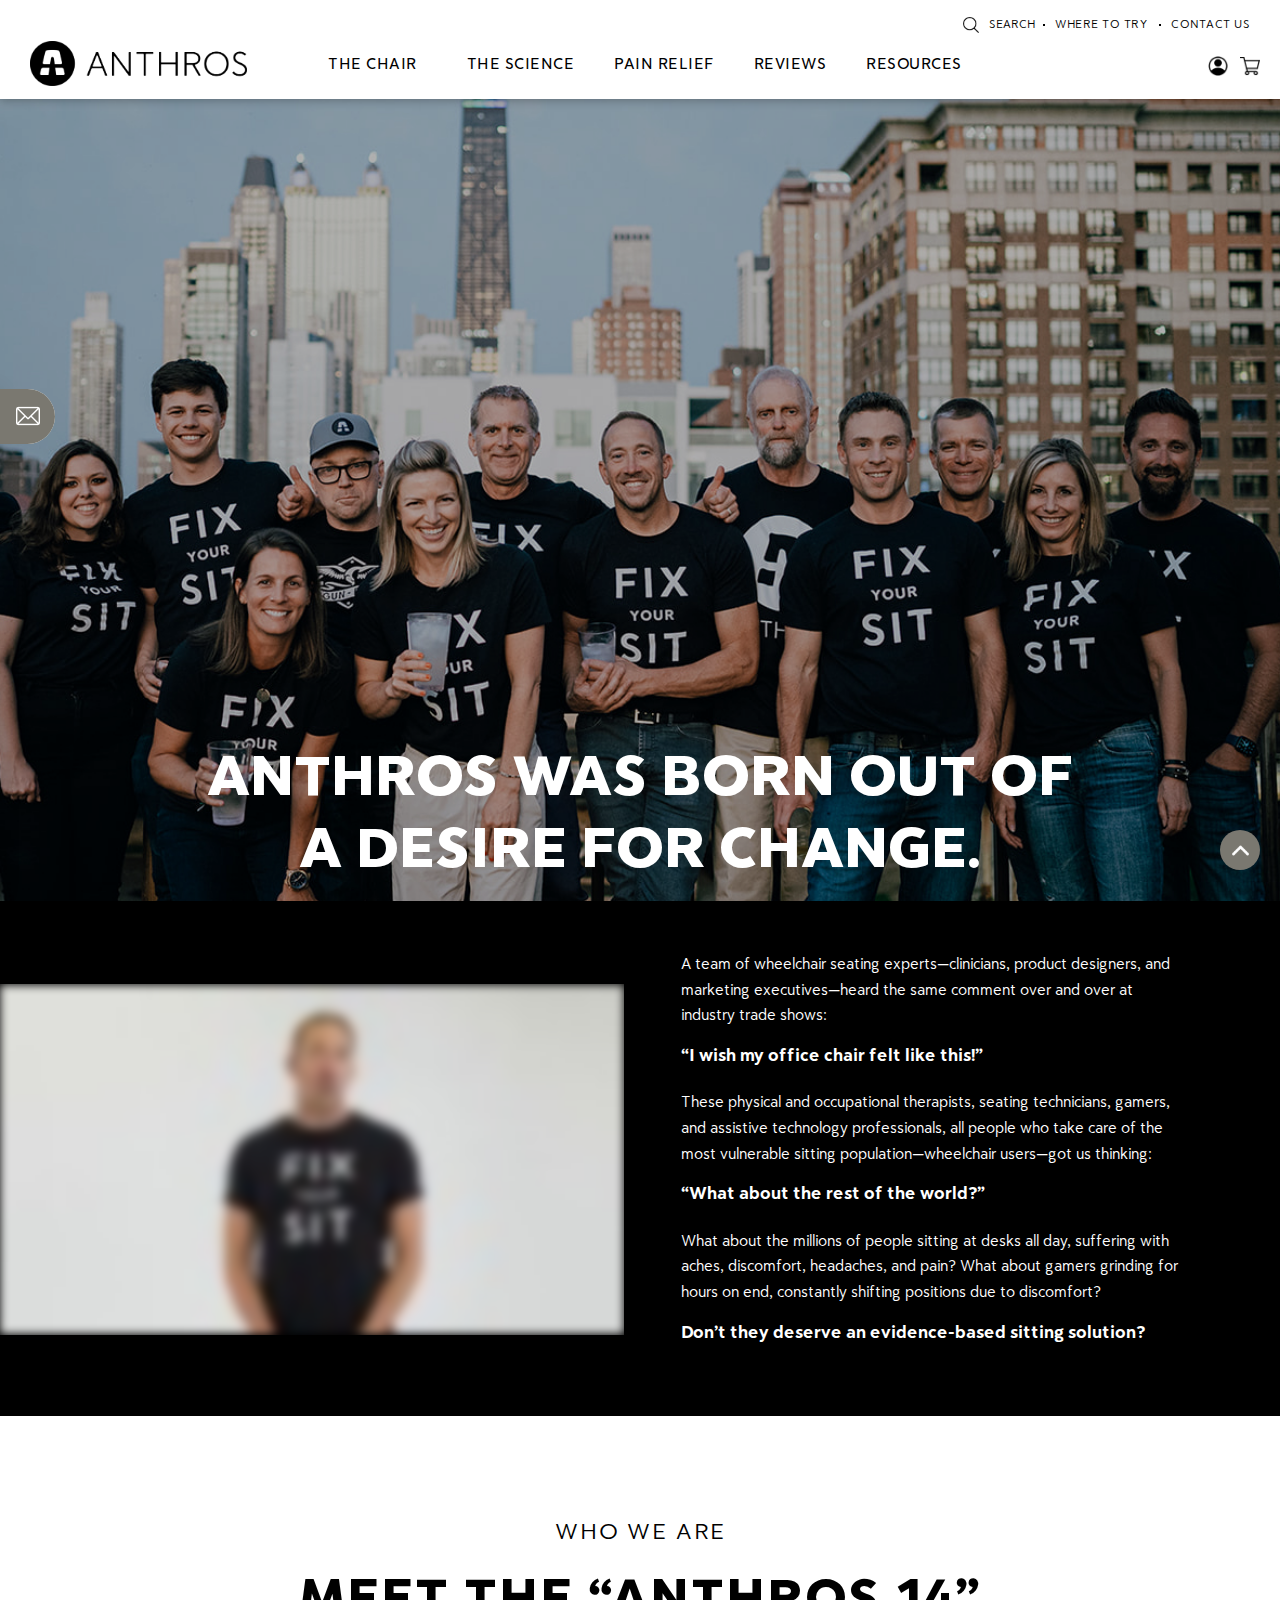
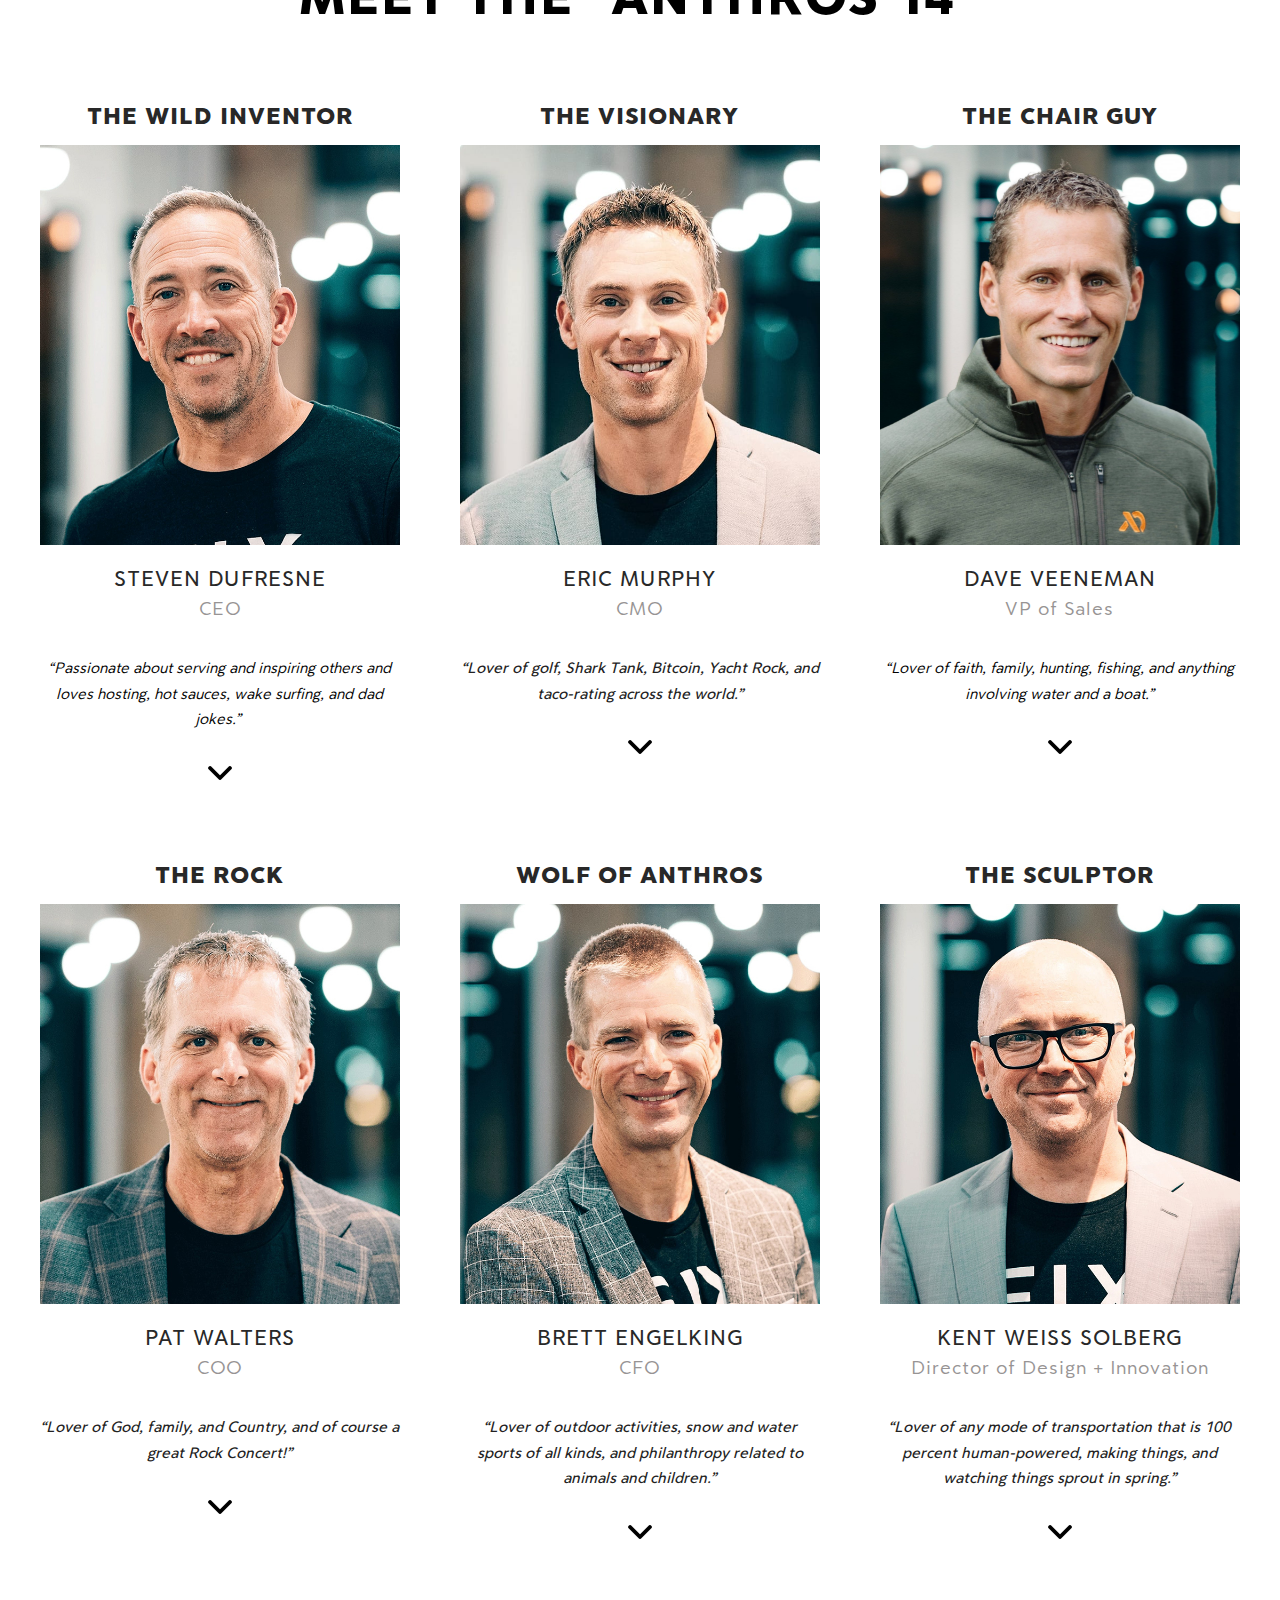
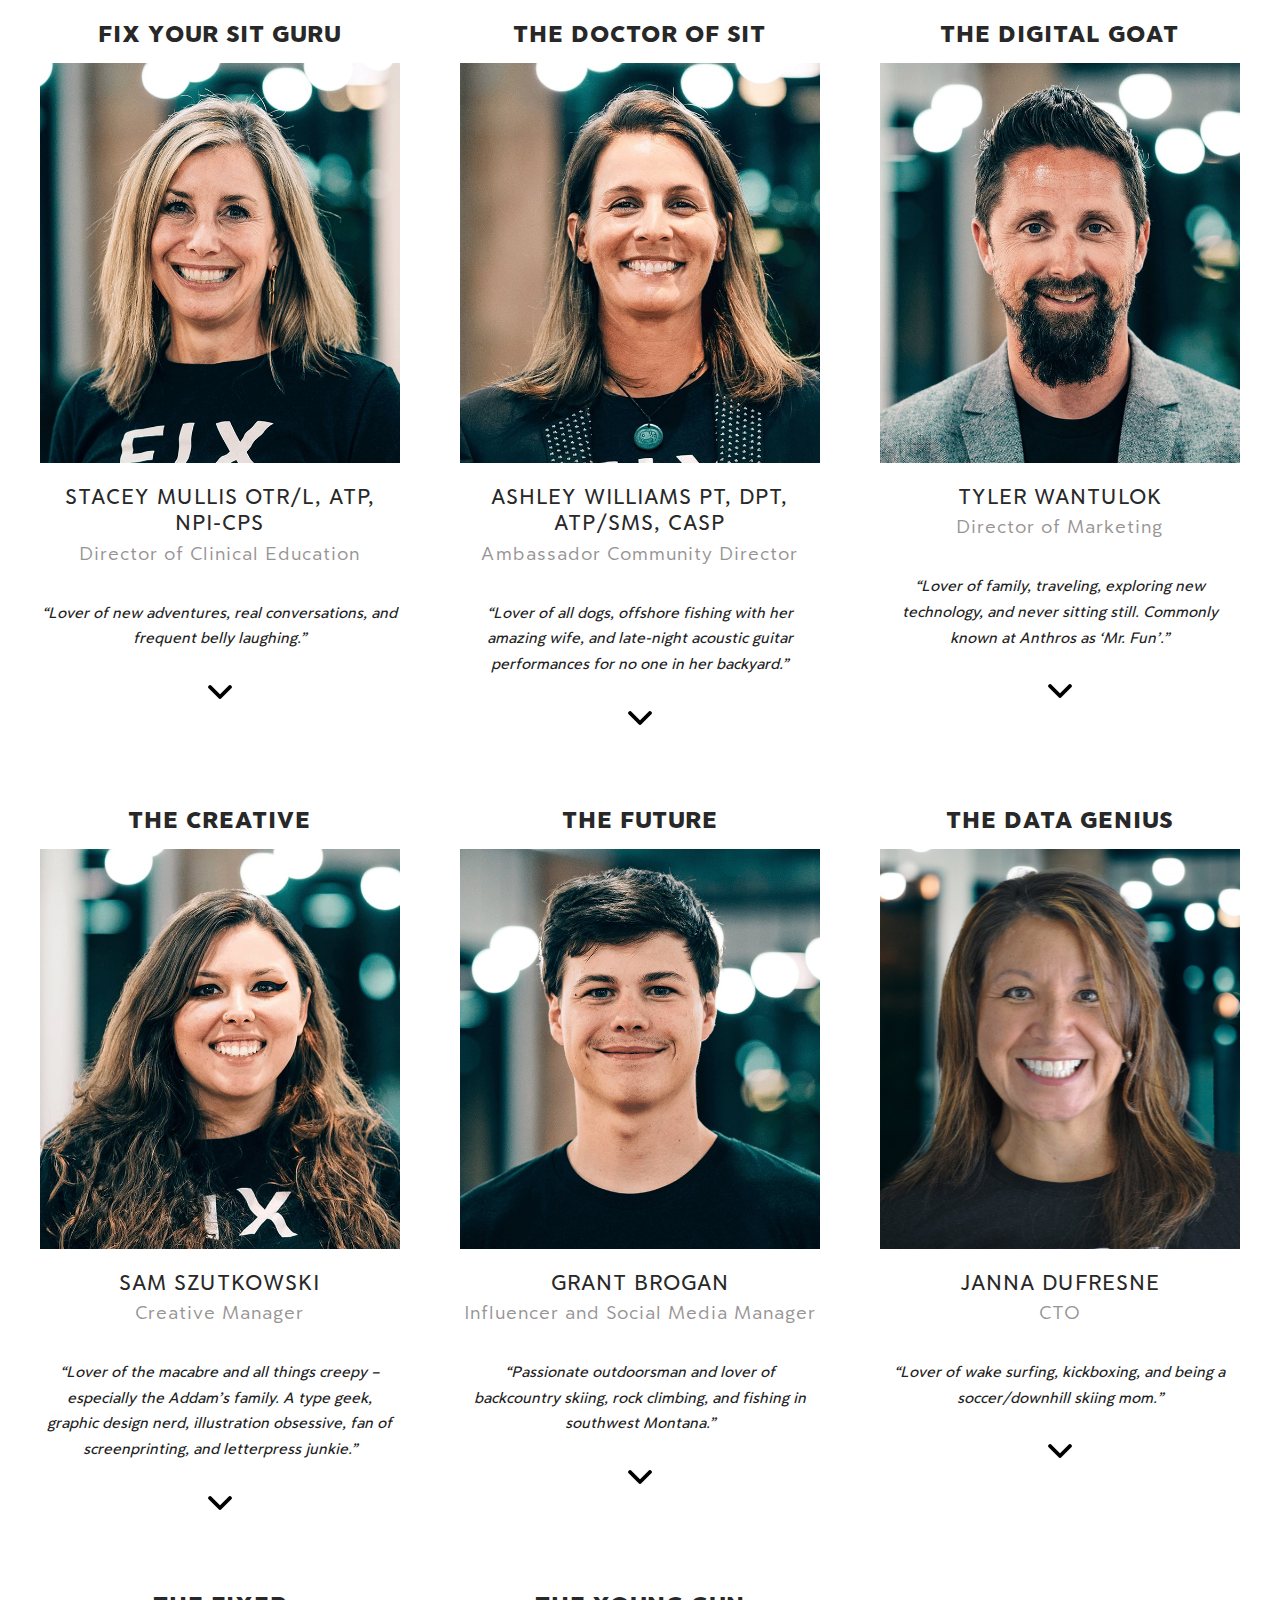
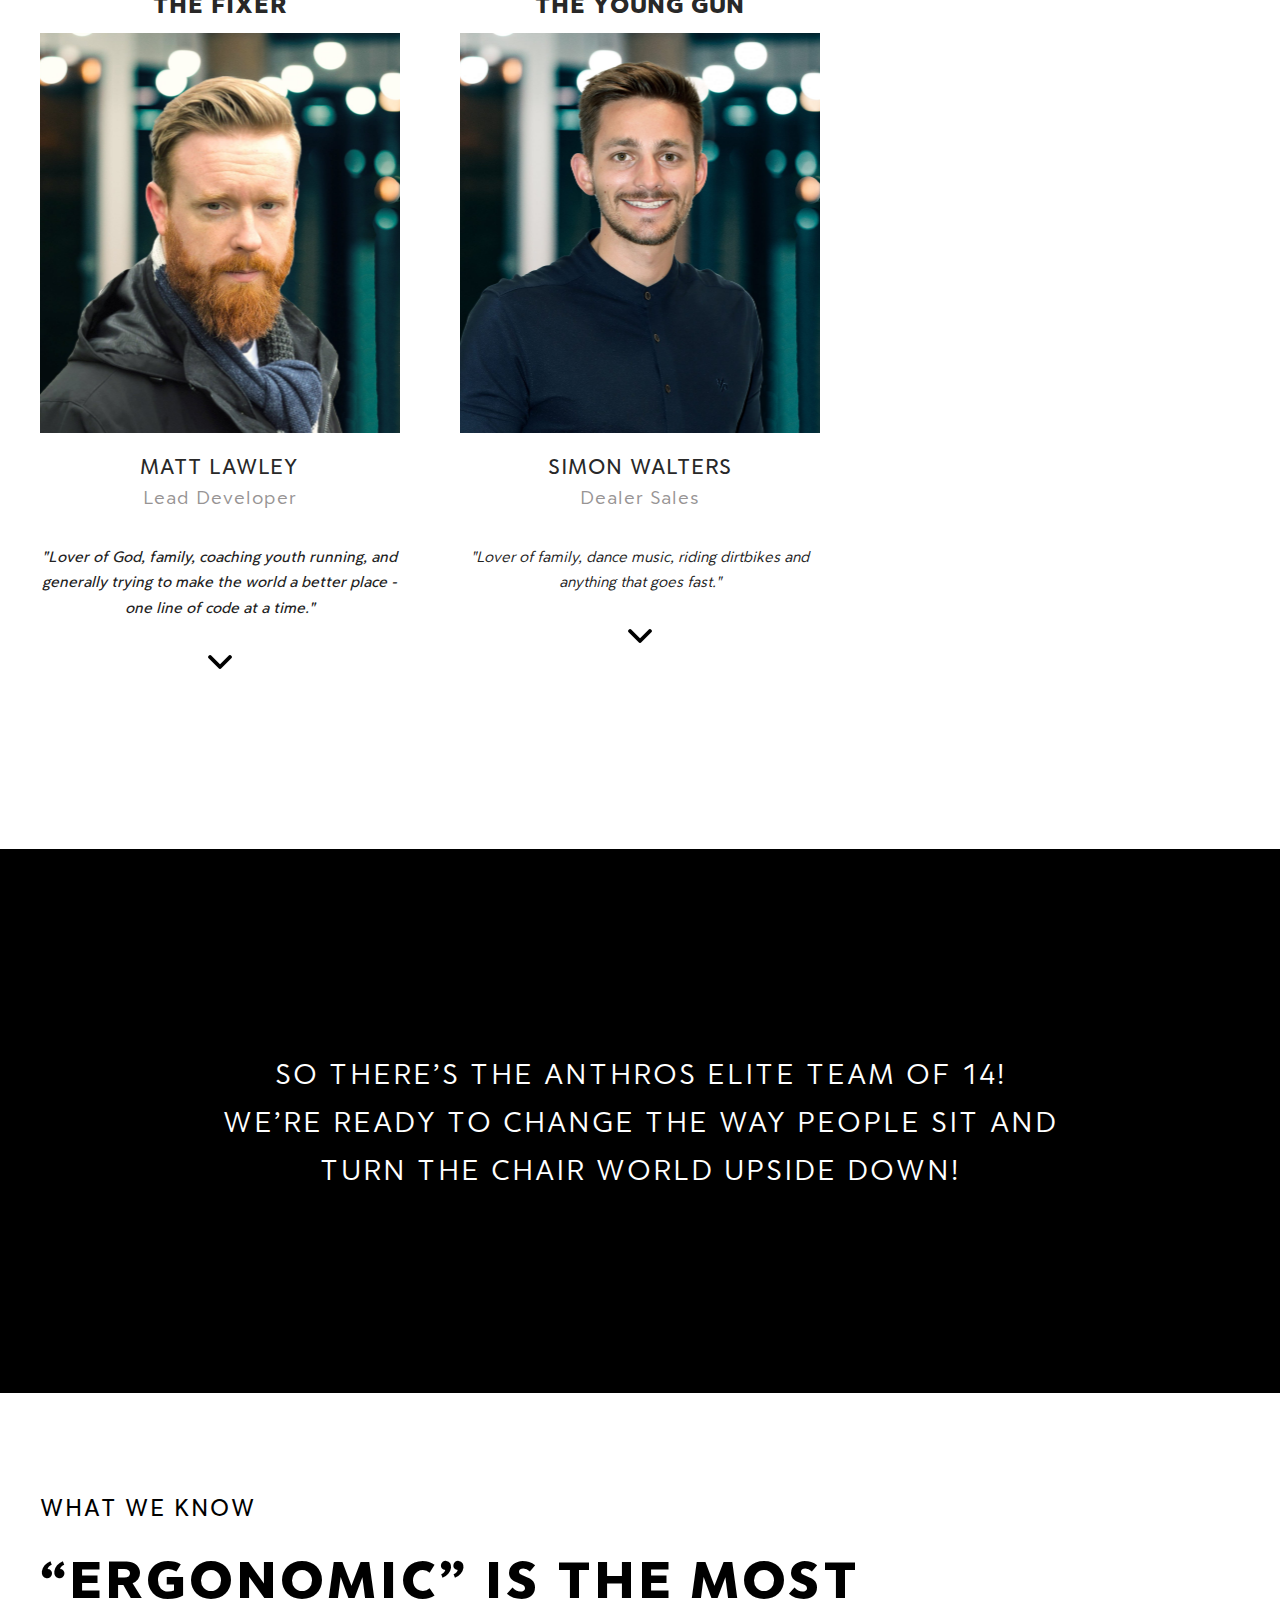
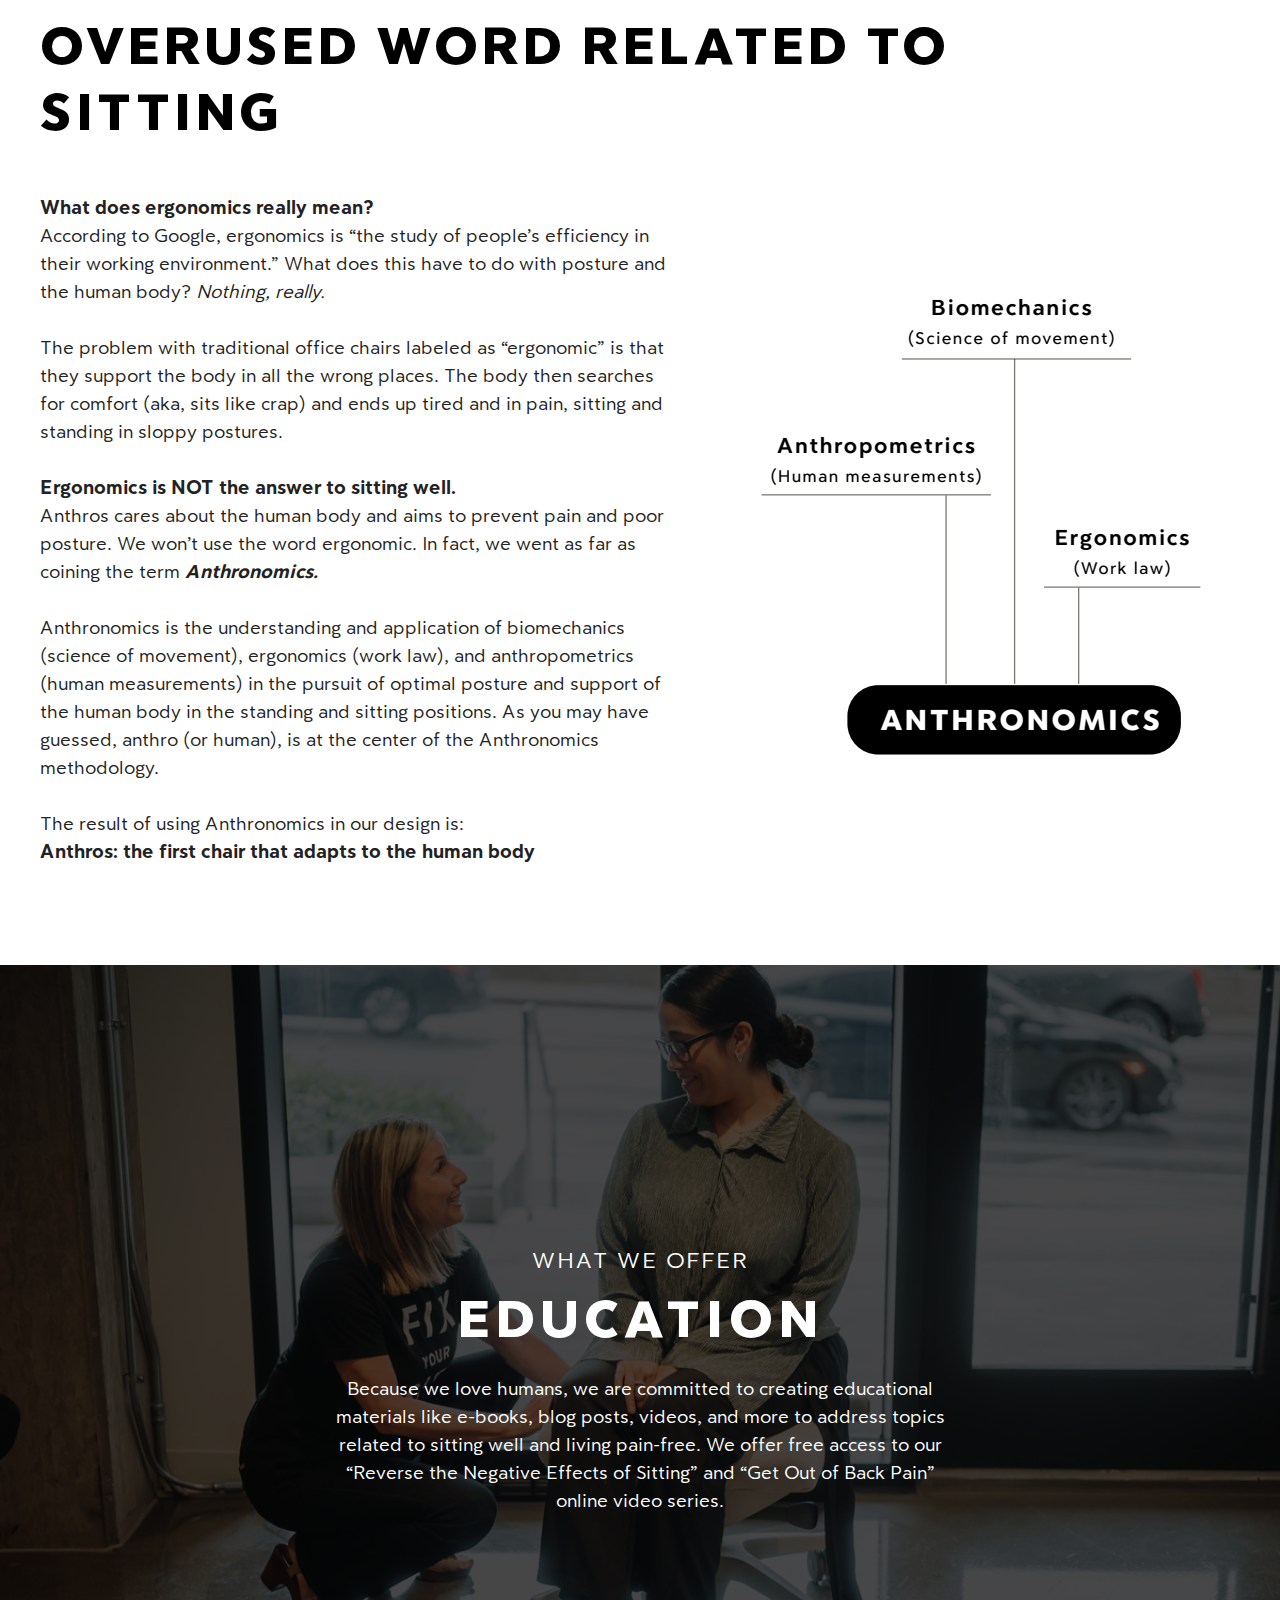
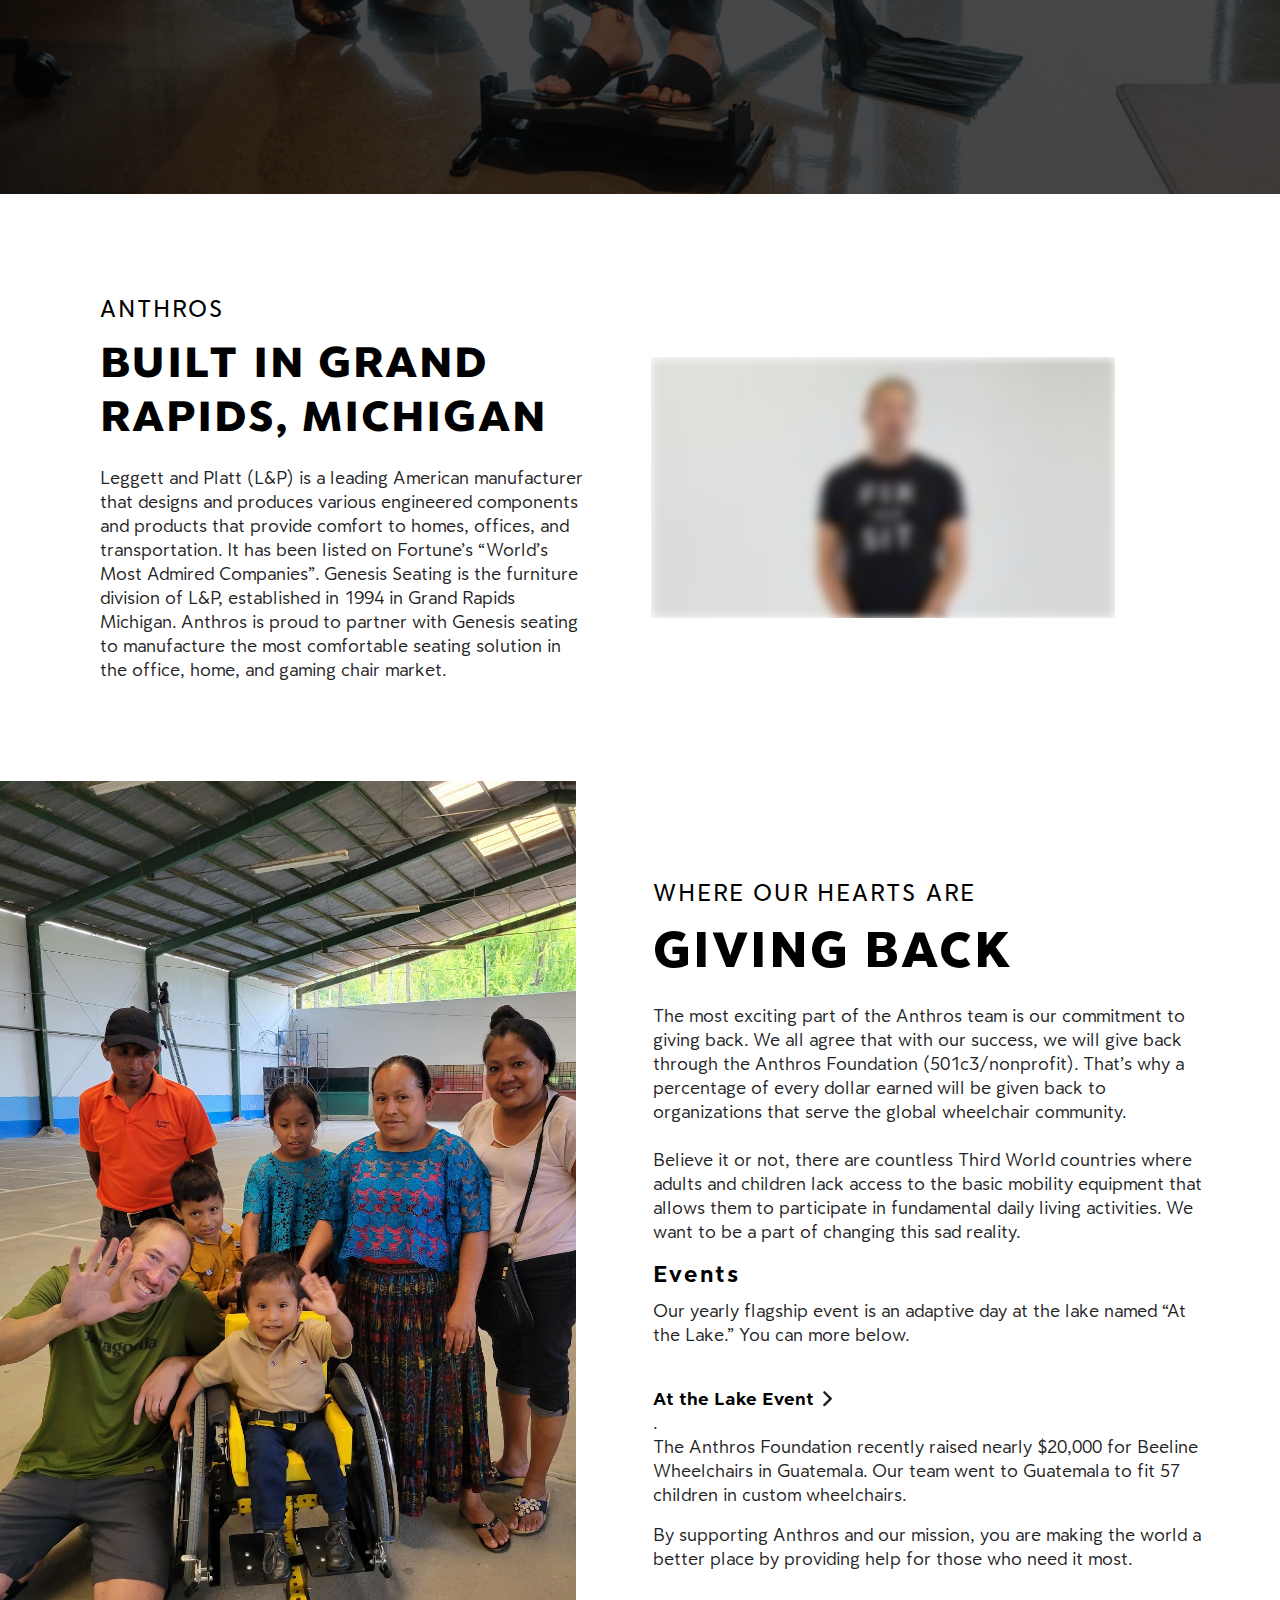
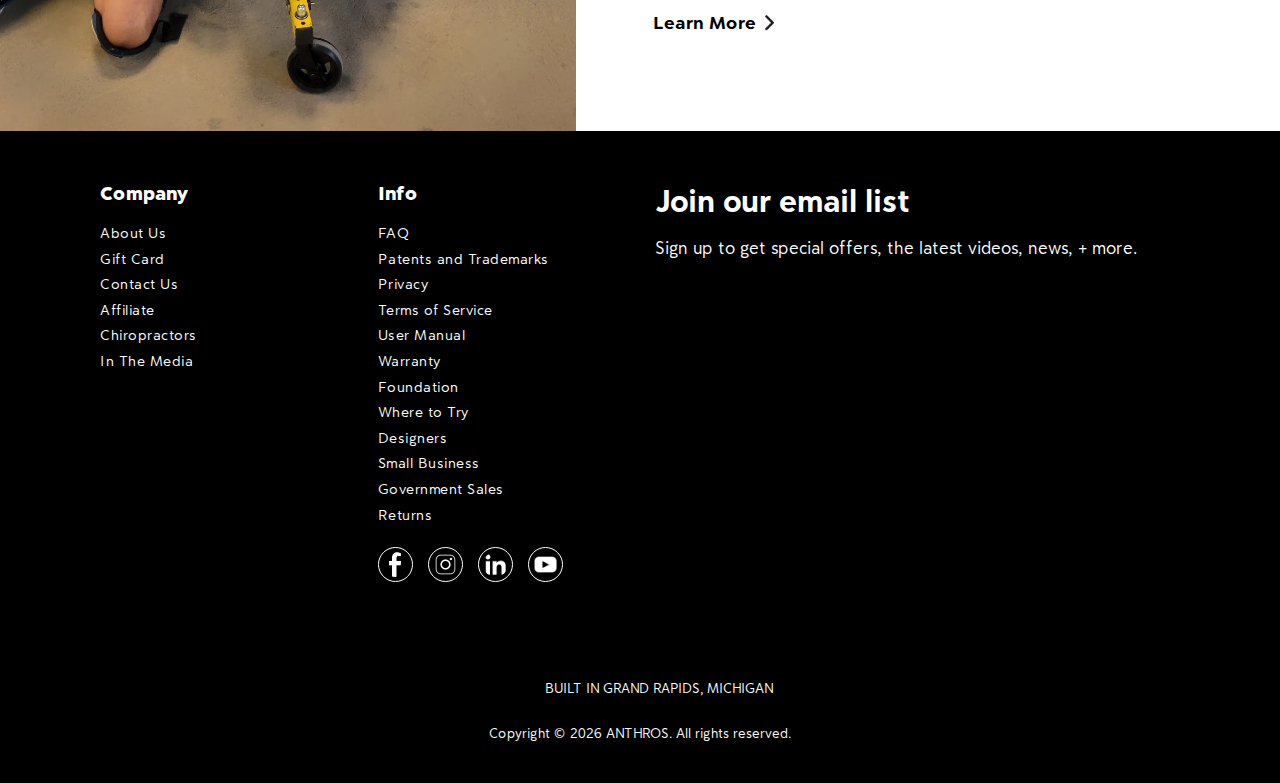
<file: about.html>
<!DOCTYPE html>

<html lang="en">
<head>
<meta charset="utf-8"/>
<title>Anthros About</title>
<link href="assets/img/favicon.png" rel="shortcut icon"/>
<meta content="Anthros is an office seating company whose sole focus is properly supporting the human body to maximize comfort and prevent pain.  ​" name="description"/>
<meta content="width=device-width, initial-scale=1" name="viewport"/>
<meta content="Anthros is an office seating company whose sole focus is properly supporting the human body to maximize comfort and prevent pain.  ​" property="og:description"/>
<meta content="Anthros About" property="og:title"/>
<meta content="Anthros is an office seating company whose sole focus is properly supporting the human body to maximize comfort and prevent pain.  ​" name="twitter:description"/>
<meta content="Anthros About" name="twitter:title"/>
<style>
      a.cta_button {
        -moz-box-sizing: content-box !important;
        -webkit-box-sizing: content-box !important;
        box-sizing: content-box !important;
        vertical-align: middle;
      }
      .hs-breadcrumb-menu {
        list-style-type: none;
        margin: 0px 0px 0px 0px;
        padding: 0px 0px 0px 0px;
      }
      .hs-breadcrumb-menu-item {
        float: left;
        padding: 10px 0px 10px 10px;
      }
      .hs-breadcrumb-menu-divider:before {
        content: "›";
        padding-left: 10px;
      }
      .hs-featured-image-link {
        border: 0;
      }
      .hs-featured-image {
        float: right;
        margin: 0 0 20px 20px;
        max-width: 50%;
      }
      @media (max-width: 568px) {
        .hs-featured-image {
          float: none;
          margin: 0;
          width: 100%;
          max-width: 100%;
        }
      }
      .hs-screen-reader-text {
        clip: rect(1px, 1px, 1px, 1px);
        height: 1px;
        overflow: hidden;
        position: absolute !important;
        width: 1px;
      }
    </style>
<link href="assets/css/template_main.min.css" rel="stylesheet"/>
<link href="assets/css/template_theme-overrides.min.css" rel="stylesheet"/>
<link href="assets/css/module_simple_menu_copy.min.css" rel="stylesheet"/>
<link href="assets/css/module_Custom_Header.min.css" rel="stylesheet"/>
<link href="assets/css/module_About_Banner_Section.min.css" rel="stylesheet"/>
<link href="assets/css/module_Pop_Up_Form.min.css" rel="stylesheet"/>
<link href="assets/css/module_video.min.css" rel="stylesheet"/>
<style>
      #oembed_container-module_16998970060225
        .oembed_custom-thumbnail_icon
        svg {
        fill: #ffffff;
      }
    </style>
<link href="assets/css/module_Anthros_11_Team.min.css" rel="stylesheet"/>
<link href="assets/css/module_Ergonomic.min.css" rel="stylesheet"/>
<link href="assets/css/module_Education_Full_Image.min.css" rel="stylesheet"/>
<link href="assets/css/module_Leggett_and_Platt.min.css" rel="stylesheet"/>
<link href="assets/css/module_Giving_Back_Image_with_Text.min.css" rel="stylesheet"/>
<link href="assets/css/module_Custom_Footer.min.css" rel="stylesheet"/>
<style>
      @font-face {
        font-family: "Prompt";
        font-weight: 700;
        font-style: normal;
        font-display: swap;
        src:
          url("assets/fonts/700.woff2") format("woff2"),
          url("assets/fonts/700.woff") format("woff");
      }
      @font-face {
        font-family: "Prompt";
        font-weight: 600;
        font-style: normal;
        font-display: swap;
        src:
          url("assets/fonts/600.woff2") format("woff2"),
          url("assets/fonts/600.woff") format("woff");
      }
      @font-face {
        font-family: "Prompt";
        font-weight: 400;
        font-style: normal;
        font-display: swap;
        src:
          url("assets/fonts/regular.woff2") format("woff2"),
          url("assets/fonts/regular.woff") format("woff");
      }
      @font-face {
        font-family: "Prompt";
        font-weight: 700;
        font-style: normal;
        font-display: swap;
        src:
          url("assets/fonts/700.woff2") format("woff2"),
          url("assets/fonts/700.woff") format("woff");
      }
    </style>
<!-- Editor Styles -->
<style id="hs_editor_style" type="text/css">
      #hs_cos_wrapper_module_16998970060225 {
        display: block !important;
        margin-bottom: -8px !important;
        margin-top: -24px !important;
      }
      #hs_cos_wrapper_module_16998970060225 {
        display: block !important;
        margin-bottom: -8px !important;
        margin-top: -24px !important;
      }
      .header-top-row-0-force-full-width-section > .row-fluid {
        max-width: none !important;
      }
      .dnd_area-row-0-force-full-width-section > .row-fluid {
        max-width: none !important;
      }
      .dnd_area-row-3-force-full-width-section > .row-fluid {
        max-width: none !important;
      }
      .dnd_area-row-9-force-full-width-section > .row-fluid {
        max-width: none !important;
      }
      .widget_1658407310091-flexbox-positioning {
        display: -ms-flexbox !important;
        -ms-flex-direction: column !important;
        -ms-flex-align: center !important;
        -ms-flex-pack: start;
        display: flex !important;
        flex-direction: column !important;
        align-items: center !important;
        justify-content: flex-start;
      }
      .widget_1658407310091-flexbox-positioning > div {
        max-width: 100%;
        flex-shrink: 0 !important;
      }
      .footer-row-0-max-width-section-centering > .row-fluid {
        max-width: 1440px !important;
        margin-left: auto !important;
        margin-right: auto !important;
      }
      /* HubSpot Non-stacked Media Query Styles */
      @media (min-width: 768px) {
        .header-top-row-0-vertical-alignment > .row-fluid {
          display: -ms-flexbox !important;
          -ms-flex-direction: row;
          display: flex !important;
          flex-direction: row;
        }
        .cell_1646801541248-vertical-alignment {
          display: -ms-flexbox !important;
          -ms-flex-direction: column !important;
          -ms-flex-pack: center !important;
          display: flex !important;
          flex-direction: column !important;
          justify-content: center !important;
        }
        .cell_1646801541248-vertical-alignment > div {
          flex-shrink: 0 !important;
        }
        .cell_1646801541247-vertical-alignment {
          display: -ms-flexbox !important;
          -ms-flex-direction: column !important;
          -ms-flex-pack: center !important;
          display: flex !important;
          flex-direction: column !important;
          justify-content: center !important;
        }
        .cell_1646801541247-vertical-alignment > div {
          flex-shrink: 0 !important;
        }
        .dnd_area-row-3-vertical-alignment > .row-fluid {
          display: -ms-flexbox !important;
          -ms-flex-direction: row;
          display: flex !important;
          flex-direction: row;
        }
        .cell_16998970060223-vertical-alignment {
          display: -ms-flexbox !important;
          -ms-flex-direction: column !important;
          -ms-flex-pack: center !important;
          display: flex !important;
          flex-direction: column !important;
          justify-content: center !important;
        }
        .cell_16998970060223-vertical-alignment > div {
          flex-shrink: 0 !important;
        }
        .cell_16998970060222-vertical-alignment {
          display: -ms-flexbox !important;
          -ms-flex-direction: column !important;
          -ms-flex-pack: center !important;
          display: flex !important;
          flex-direction: column !important;
          justify-content: center !important;
        }
        .cell_16998970060222-vertical-alignment > div {
          flex-shrink: 0 !important;
        }
      }
      /* HubSpot Styles (default) */
      .header-top-row-0-background-layers {
        background-image: linear-gradient(
          rgba(0, 0, 0, 1),
          rgba(0, 0, 0, 1)
        ) !important;
        background-position: left top !important;
        background-size: auto !important;
        background-repeat: no-repeat !important;
      }
      .dnd_area-row-0-padding {
        padding-top: 0px !important;
        padding-bottom: 0px !important;
        padding-left: 0px !important;
        padding-right: 0px !important;
      }
      .dnd_area-row-1-padding {
        padding-top: 580px !important;
        padding-bottom: 30px !important;
      }
      .dnd_area-row-1-background-layers {
        background-image: url("assets/img/AboutUsHeader.jpg") !important;
        background-position: center center !important;
        background-size: cover !important;
        background-repeat: no-repeat !important;
      }
      .dnd_area-row-2-padding {
        padding-top: 0px !important;
        padding-bottom: 0px !important;
        padding-left: 0px !important;
        padding-right: 0px !important;
      }
      .dnd_area-row-2-background-layers {
        background-image: linear-gradient(
          rgba(255, 255, 255, 1),
          rgba(255, 255, 255, 1)
        ) !important;
        background-position: left top !important;
        background-size: auto !important;
        background-repeat: no-repeat !important;
      }
      .dnd_area-row-3-padding {
        padding-top: 0px !important;
        padding-bottom: 0px !important;
        padding-left: 0px !important;
        padding-right: 0px !important;
      }
      .dnd_area-row-3-background-layers {
        background-image: linear-gradient(
          rgba(0, 0, 0, 1),
          rgba(0, 0, 0, 1)
        ) !important;
        background-position: left top !important;
        background-size: auto !important;
        background-repeat: no-repeat !important;
      }
      .dnd_area-row-5-padding {
        padding-top: 200px !important;
        padding-bottom: 200px !important;
      }
      .dnd_area-row-5-background-layers {
        background-image: linear-gradient(
          rgba(0, 0, 0, 1),
          rgba(0, 0, 0, 1)
        ) !important;
        background-position: left top !important;
        background-size: auto !important;
        background-repeat: no-repeat !important;
      }
      .dnd_area-row-7-padding {
        padding-top: 280px !important;
        padding-bottom: 280px !important;
      }
      .dnd_area-row-7-background-layers {
        background-image: url("assets/img/DOL_8928_1200px-2023-06-26.jpg") !important;
        background-position: center center !important;
        background-size: cover !important;
        background-repeat: no-repeat !important;
      }
      .dnd_area-row-9-padding {
        padding-top: 0px !important;
        padding-bottom: 0px !important;
        padding-left: 0px !important;
        padding-right: 0px !important;
      }
      .dnd_area-row-10-padding {
        padding-top: 50px !important;
        padding-bottom: 50px !important;
      }
      .dnd_area-row-10-background-layers {
        background-image: linear-gradient(
          rgba(0, 0, 0, 1),
          rgba(0, 0, 0, 1)
        ) !important;
        background-position: left top !important;
        background-size: auto !important;
        background-repeat: no-repeat !important;
      }
      .widget_1657966710358-hidden {
        display: none !important;
      }
      .cell_16998970060223-padding {
        padding-top: 50px !important;
        padding-bottom: 50px !important;
        padding-left: 25px !important;
        padding-right: 25px !important;
      }
      .footer-row-0-padding {
        padding-top: 20px !important;
        padding-bottom: 20px !important;
        padding-left: 20px !important;
        padding-right: 20px !important;
      }
      .footer-row-0-background-layers {
        background-image: linear-gradient(
          rgba(0, 0, 0, 1),
          rgba(0, 0, 0, 1)
        ) !important;
        background-position: left top !important;
        background-size: auto !important;
        background-repeat: no-repeat !important;
      }
      /* HubSpot Styles (mobile) */
      @media (max-width: 767px) {
        .dnd_area-row-1-padding {
          padding-top: 150px !important;
          padding-bottom: 30px !important;
        }
        .dnd_area-row-3-padding {
          padding-top: 0px !important;
          padding-bottom: 30px !important;
        }
        .dnd_area-row-4-padding {
          padding-top: 40px !important;
          padding-bottom: 40px !important;
        }
        .dnd_area-row-5-padding {
          padding-top: 50px !important;
          padding-bottom: 50px !important;
        }
        .dnd_area-row-6-padding {
          padding-top: 50px !important;
          padding-bottom: 30px !important;
        }
        .dnd_area-row-7-padding {
          padding-top: 50px !important;
          padding-bottom: 50px !important;
        }
        .dnd_area-row-8-padding {
          padding-top: 30px !important;
          padding-bottom: 30px !important;
        }
        .footer-row-0-padding {
          padding-top: 20px !important;
          padding-bottom: 20px !important;
          padding-left: 20px !important;
          padding-right: 20px !important;
        }
      }
    </style>
<link href="https://www.anthros.com/about" rel="canonical"/>
<!-- Conditional Featured Image -->
<!-- Meta Tags -->
<!-- Preload Critical Resources -->
<link as="font" href="assets/fonts/ClarikaProGrot-Rg.woff2" rel="preload" type="font/woff2"/>
<link as="font" href="assets/fonts/ClarikaProGrot-Bd.woff2" rel="preload" type="font/woff2"/>
<link as="font" href="assets/fonts/ClarikaProGrot-Dm.woff2" rel="preload" type="font/woff2"/>
<!-- DNS Prefetch for External Resources -->
<style>
      /* Font Declarations - All Required Weights */
      @font-face {
        font-family: "Clarika Pro Grotesque";
        src:
          url("assets/fonts/ClarikaProGrot-Lt.woff2") format("woff2"),
          url("assets/fonts/ClarikaProGrot-Lt.woff") format("woff");
        font-weight: 300;
        font-style: normal;
        font-display: swap;
      }

      @font-face {
        font-family: "Clarika Pro Grotesque";
        src:
          url("assets/fonts/ClarikaProGrot-Rg.woff2") format("woff2"),
          url("assets/fonts/ClarikaProGrot-Rg.woff") format("woff");
        font-weight: 400;
        font-style: normal;
        font-display: swap;
      }

      @font-face {
        font-family: "Clarika Pro Grotesque";
        src:
          url("assets/fonts/ClarikaProGrot-Md.woff2") format("woff2"),
          url("assets/fonts/ClarikaProGrot-Md.woff") format("woff");
        font-weight: 500;
        font-style: normal;
        font-display: swap;
      }

      @font-face {
        font-family: "Clarika Pro Grotesque";
        src:
          url("assets/fonts/ClarikaProGrot-Dm.woff2") format("woff2"),
          url("assets/fonts/ClarikaProGrot-Dm.woff") format("woff");
        font-weight: 600;
        font-style: normal;
        font-display: swap;
      }

      @font-face {
        font-family: "Clarika Pro Grotesque";
        src:
          url("assets/fonts/ClarikaProGrot-Bd.woff2") format("woff2"),
          url("assets/fonts/ClarikaProGrot-Bd.woff") format("woff");
        font-weight: 700;
        font-style: normal;
        font-display: swap;
      }

      @font-face {
        font-family: "Clarika Pro Grotesque";
        src:
          url("assets/fonts/ClarikaProGrot-Hvy.woff2") format("woff2"),
          url("assets/fonts/ClarikaProGrot-Hvy.woff") format("woff");
        font-weight: 800;
        font-style: normal;
        font-display: swap;
      }

      @font-face {
        font-family: "Clarika Pro Grotesque";
        src:
          url("assets/fonts/ClarikaProGrot-Blk.woff2") format("woff2"),
          url("assets/fonts/ClarikaProGrot-Blk.woff") format("woff");
        font-weight: 900;
        font-style: normal;
        font-display: swap;
      }

      /* Base Typography */
      a,
      body,
      h1,
      h2,
      h3,
      h4,
      h5,
      h6,
      li,
      p,
      ul {
        font-family:
          "Clarika Pro Grotesque",
          -apple-system,
          BlinkMacSystemFont,
          "Segoe UI",
          Roboto,
          sans-serif !important;
      }

      p,
      h1,
      h2,
      h3,
      h4,
      h5,
      h6 {
        color: #222;
      }

      body,
      p {
        font-family: "Clarika Pro Grotesque";
        font-weight: normal;
      }

      h1,
      h2,
      h3,
      h4,
      h5 {
        font-family: "Clarika Pro Grotesque";
      }

      /* Layout Styles */
      .modules_slides_horizontal {
        height: auto;
        overflow-y: unset;
      }

      .module_slides_btn {
        display: none;
      }

      .testmohan {
        display: none;
      }

      /* Header Positioning */
      .row-fluid-wrapper.row-depth-1.row-number-1.header-top-row-0-background-color.dnd-section.header-top-row-0-force-full-width-section.header-top-row-0-vertical-alignment {
        position: absolute;
        top: 30px;
        left: 0;
        width: 100%;
        z-index: 1;
        background: transparent !important;
      }

      .row-fluid-wrapper.row-depth-1.row-number-1.header-top-row-0-background-color.dnd-section.header-top-row-0-force-full-width-section.header-top-row-0-vertical-alignment
        > .row-fluid {
        width: 90%;
      }

      /* Back to Top Button */
      div#hs_cos_wrapper_widget_1658407310091 a {
        font-size: 30px;
        background: #7a7870 url("assets/img/up-arrow-white.png") no-repeat
          center center;
        width: 40px;
        height: 40px;
        color: transparent;
        border-radius: 50px;
        position: fixed;
        right: 20px;
        bottom: 30px;
        z-index: 99999;
        background-size: 17px;
      }

      /* Mobile Responsive */
      @media screen and (max-width: 767px) {
        .modules_slides_horizontal {
          overflow-y: auto;
          min-height: inherit;
          max-height: inherit;
          height: auto;
        }

        .row-fluid-wrapper.row-depth-1.row-number-1.header-top-row-0-background-color.dnd-section.header-top-row-0-force-full-width-section.header-top-row-0-vertical-alignment
          > .row-fluid {
          width: 90%;
          align-items: center;
          display: flex;
        }

        .row-fluid-wrapper.row-depth-1.row-number-1.header-top-row-0-background-color.dnd-section.header-top-row-0-force-full-width-section.header-top-row-0-vertical-alignment
          > .row-fluid
          .span6:nth-child(1) {
          width: 80%;
        }

        .row-fluid-wrapper.row-depth-1.row-number-1.header-top-row-0-background-color.dnd-section.header-top-row-0-force-full-width-section.header-top-row-0-vertical-alignment
          > .row-fluid
          .span6:nth-child(2) {
          width: 20%;
        }

        .row-fluid-wrapper.row-depth-1.row-number-1.header-top-row-0-background-color.dnd-section.header-top-row-0-force-full-width-section.header-top-row-0-vertical-alignment
          > .row-fluid
          .span6:nth-child(1)
          img {
          max-width: 70px !important;
        }
      }
    </style>
<!-- Consolidated Tracking Configuration -->
<!-- Facebook Pixel -->
<noscript>
      &lt;img height="1" width="1" style="display:none"
      src="https://www.facebook.com/tr?id=504287414635989&amp;amp;ev=PageView&amp;amp;noscript=1"&gt;
    </noscript>
<!-- Delayed Loading of Non-Critical Scripts -->
<!-- jQuery and Custom Scripts -->
<script src="assets/js/jquery-3.6.0.min.js"></script>
<script>
      $(document).ready(function () {
        // Scroll to top functionality
        $("#hs-button_widget_1658407310091").click(function () {
          $("html, body").animate({ scrollTop: 0 }, "slow");
          return false;
        });

        // Optimized CTA Text Changer Function
        function changeCTAText() {
          // Helper function to check if element should be skipped
          function shouldSkip($el) {
            // Check for main nav button
            if (
              $el.attr("id") ===
                "cta_button_20676444_8fa5d0ba-a2fd-4482-9425-52c4ecd175fa" ||
              $el.attr("id") ===
                "cta_button_20676444_aa9f902e-bea6-44db-b551-b18560b8c4a0" ||
              $el.closest(
                "#hs-cta-wrapper-dff1c2db-ed26-4b31-8500-fa3fe823447e",
              ).length ||
              $el.closest(
                "#hs-cta-wrapper-806b32bf-0d4c-4049-b786-7a48396ddcbd",
              ).length
            ) {
              return true;
            }

            // Check for factory-refurbished URL
            var href = $el.attr("href");
            if (
              href &&
              href.includes(
                "configurator.anthros.com/collections/factory-refurbished",
              )
            ) {
              return true;
            }

            return false;
          }

          // Only target CLICKABLE elements (a, button) - NOT spans or divs
          $("a, button").each(function () {
            if (shouldSkip($(this))) return;

            if ($(this).text().trim().toUpperCase() === "SHOP NOW") {
              $(this).text("START 60 DAY TRIAL");
            }
          });

          // Specifically target HubSpot CTA links (not parent spans)
          $('.cta_button, .hs-cta-node a, a[id*="cta_button"]').each(
            function () {
              if (shouldSkip($(this))) return;

              if ($(this).text().trim().toUpperCase() === "SHOP NOW") {
                $(this).text("START 60 DAY TRIAL");
              }
            },
          );

          // Target by title attribute (only on links and buttons)
          $('a[title="SHOP NOW"], button[title="SHOP NOW"]').each(function () {
            if (shouldSkip($(this))) return;

            $(this)
              .text("START 60 DAY TRIAL")
              .attr("title", "START 60 DAY TRIAL");
          });

          // Look inside HubSpot CTA wrappers for the actual link
          $(".hs-cta-wrapper, .hs-cta-node").each(function () {
            // Skip the main nav button wrapper
            if (
              $(this).attr("id") ===
                "hs-cta-wrapper-dff1c2db-ed26-4b31-8500-fa3fe823447e" ||
              $(this).closest(
                "#hs-cta-wrapper-dff1c2db-ed26-4b31-8500-fa3fe823447e",
              ).length
            ) {
              return;
            }

            var $link = $(this).find("a");
            if ($link.length) {
              if (shouldSkip($link)) return;

              if ($link.text().trim().toUpperCase() === "SHOP NOW") {
                $link.text("START 60 DAY TRIAL");
              }
            }
          });

          // Target "Shop Anthros" buttons specifically
          $("a.shop-btn, .shop-btn").each(function () {
            if (shouldSkip($(this))) return;

            if ($(this).text().trim().toUpperCase() === "SHOP ANTHROS") {
              $(this).text("START 60 DAY TRIAL");
            }
          });

          // Also catch any other "Shop" variations
          $("a, button").each(function () {
            if (shouldSkip($(this))) return;

            var text = $(this).text().trim().toUpperCase();
            if (text === "SHOP ANTHROS" || text === "SHOP") {
              $(this).text("START 60 DAY TRIAL");
            }
          });
        }

        // Run the function with delays
        changeCTAText();
        setTimeout(changeCTAText, 1000);
        setTimeout(changeCTAText, 3000);
        setTimeout(changeCTAText, 5000);

        // Observer for dynamically loaded content
        const observer = new MutationObserver(function () {
          setTimeout(changeCTAText, 200);
        });
        observer.observe(document.body, { childList: true, subtree: true });
      });
    </script>
<meta content="assets/img/Screen_20Shot_202022-03-22_20at_202.41.18_20PM.png" property="og:image"/>
<meta content="3366" property="og:image:width"/>
<meta content="1814" property="og:image:height"/>
<meta content="Anthros home page" property="og:image:alt"/>
<meta content="assets/img/Screen_20Shot_202022-03-22_20at_202.41.18_20PM.png" name="twitter:image"/>
<meta content="Anthros home page" name="twitter:image:alt"/>
<meta content="https://www.anthros.com/about" property="og:url"/>
<meta content="summary_large_image" name="twitter:card"/>
<meta content="en" http-equiv="content-language"/>
<style>
      header.header.header--no-navigation {
        display: none;
      }

      .about-banner-sec {
        position: relative;
        min-height: 100vh;
      }
      div#hs_cos_wrapper_widget_1660031655587 p {
        letter-spacing: 2px;
      }
      .about-banner-sec:before {
        position: absolute;
        top: 0;
        left: 0;
        width: 100%;
        height: 100%;
        content: "";
        background: rgb(0 0 0 / 30%);
      }
      div#hs_cos_wrapper_widget_1658407310091 a {
        font-size: 30px;
        background: #7a7870 url("assets/img/up-arrow-white.png") no-repeat
          center center;
        width: 40px;
        height: 40px;
        color: transparent;
        border-radius: 50px;
        position: fixed;
        right: 20px;
        bottom: 30px;
        z-index: 99999;
        background-size: 17px;
      }
      @media screen and (max-width: 850px) {
        .about-banner-sec {
          padding-top: 120px !important;
          padding-bottom: 40px !important;
          min-height: 550px;
        }
        .education-section {
          min-height: 450px;
        }
      }

      @media screen and (max-width: 767px) {
        div#hs_cos_wrapper_widget_1660031655587 p {
          font-size: 24px !important;
        }
        .education-section {
          padding-top: 50px !important;
          padding-bottom: 50px !important;
        }
      }
      @media screen and (max-width: 600px) {
        .about-banner-sec {
          min-height: 320px;
        }
      }
    </style>
<script>window.hsVars = { language: 'en' }; window.hs_i18n_getMessage = function() { return ''; };</script></head>
<body>
<noscript> </noscript>
<div class="body-wrapper hs-content-id-81389423637 hs-site-page page">
<div data-global-resource-path="@marketplace/Juice_Tactics_Snacks/KUDOS/templates/partials/header-no-navigation.html">
<header class="header header--no-navigation">
<div class="container-fluid content-wrapper">
<div class="row-fluid-wrapper">
<div class="row-fluid">
<div class="span12 widget-span widget-type-cell" data-w="12" data-widget-type="cell" data-x="0" style="">
<div class="row-fluid-wrapper row-depth-1 row-number-1 header-top-row-0-background-layers header-top-row-0-background-color dnd-section header-top-row-0-force-full-width-section header-top-row-0-vertical-alignment">
<div class="row-fluid">
<div class="span6 widget-span widget-type-cell cell_1646801541247-vertical-alignment dnd-column" data-w="6" data-widget-type="cell" data-x="0" style="">
<div class="row-fluid-wrapper row-depth-1 row-number-2 dnd-row">
<div class="row-fluid">
<div class="span12 widget-span widget-type-custom_widget dnd-module" data-w="12" data-widget-type="custom_widget" data-x="0" style="">
<div class="hs_cos_wrapper hs_cos_wrapper_widget hs_cos_wrapper_type_module widget-type-linked_image" data-hs-cos-general-type="widget" data-hs-cos-type="module" id="hs_cos_wrapper_widget_1646801723022" style="">
<span class="hs_cos_wrapper hs_cos_wrapper_widget hs_cos_wrapper_type_linked_image" data-hs-cos-general-type="widget" data-hs-cos-type="linked_image" id="hs_cos_wrapper_widget_1646801723022_" style=""><a href="index.html" id="hs-link-widget_1646801723022_" style="border-width: 0px; border: 0px" target="_parent"><img alt="Anthros_Logo_3.0_Circle_White" class="hs-image-widget" height="121" loading="lazy" sizes="(max-width: 100px) 100vw, 100px" src="assets/img/Anthros_Logo_3.0_Circle_White.png" srcset="" style="max-width: 100%; height: auto" title="Anthros_Logo_3.0_Circle_White" width="100"/></a></span>
</div>
</div>
<!--end widget-span -->
</div>
<!--end row-->
</div>
<!--end row-wrapper -->
</div>
<!--end widget-span -->
<div class="span6 widget-span widget-type-cell cell_1646801541248-vertical-alignment dnd-column" data-w="6" data-widget-type="cell" data-x="6" style="">
<div class="row-fluid-wrapper row-depth-1 row-number-3 dnd-row">
<div class="row-fluid">
<div class="span12 widget-span widget-type-custom_widget dnd-module" data-w="12" data-widget-type="custom_widget" data-x="0" style="">
<div class="hs_cos_wrapper hs_cos_wrapper_widget hs_cos_wrapper_type_module widget-type-simple_menu" data-hs-cos-general-type="widget" data-hs-cos-type="module" id="hs_cos_wrapper_widget_1646895997066" style="">
<div class="mobile_menu">
<span id="openNav" style="font-size: 30px; cursor: pointer">☰
                                  </span>
<div class="sidenav" id="mySidenav">
<a class="closebtn" href="index.html" id="closeNav">X</a>
<span class="hs_cos_wrapper hs_cos_wrapper_widget hs_cos_wrapper_type_simple_menu" data-hs-cos-general-type="widget" data-hs-cos-type="simple_menu" id="hs_cos_wrapper_widget_1646895997066_" style="">
<div aria-label="Navigation Menu" class="hs-menu-wrapper active-branch flyouts hs-menu-flow-vertical" data-menu-id="" data-sitemap-name="" id="hs_menu_wrapper_widget_1646895997066_" role="navigation">
<ul role="menu">
<li class="hs-menu-item hs-menu-depth-1" role="none">
<a href="index.html" role="menuitem" target="_self">Home</a>
</li>
</ul>
</div></span>
</div>
</div>
</div>
</div>
<!--end widget-span -->
</div>
<!--end row-->
</div>
<!--end row-wrapper -->
</div>
<!--end widget-span -->
</div>
<!--end row-->
</div>
<!--end row-wrapper -->
</div>
<!--end widget-span -->
</div>
</div>
</div>
<div class="header__container header__container-lp content-wrapper">
<div class="header-lp-flex">
<div class="header__logo header-lp-col">
<div class="hs_cos_wrapper hs_cos_wrapper_widget hs_cos_wrapper_type_module widget-type-logo" data-hs-cos-general-type="widget" data-hs-cos-type="module" id="hs_cos_wrapper_site_logo" style=""></div>
</div>
<div class="header__info header-lp-col text-right">
<div class="hs_cos_wrapper hs_cos_wrapper_widget hs_cos_wrapper_type_module widget-type-rich_text" data-hs-cos-general-type="widget" data-hs-cos-type="module" id="hs_cos_wrapper_rich_text_2" style="">
<span class="hs_cos_wrapper hs_cos_wrapper_widget hs_cos_wrapper_type_rich_text" data-hs-cos-general-type="widget" data-hs-cos-type="rich_text" id="hs_cos_wrapper_rich_text_2_" style=""></span>
</div>
</div>
</div>
</div>
<div class="container-fluid content-wrapper">
<div class="row-fluid-wrapper">
<div class="row-fluid">
<div class="span12 widget-span widget-type-cell" data-w="12" data-widget-type="cell" data-x="0" style=""></div>
<!--end widget-span -->
</div>
</div>
</div>
</header>
</div>
<main class="body-container-wrapper" id="main-content">
<div class="container-fluid body-container body-container--content-download-landing-page">
<div class="row-fluid-wrapper">
<div class="row-fluid">
<div class="span12 widget-span widget-type-cell" data-w="12" data-widget-type="cell" data-x="0" style="">
<div class="row-fluid-wrapper row-depth-1 row-number-1 dnd_area-row-0-force-full-width-section dnd-section dnd_area-row-0-padding">
<div class="row-fluid">
<div class="span12 widget-span widget-type-cell dnd-column" data-w="12" data-widget-type="cell" data-x="0" style="">
<div class="row-fluid-wrapper row-depth-1 row-number-2 dnd-row">
<div class="row-fluid">
<div class="span12 widget-span widget-type-custom_widget dnd-module" data-w="12" data-widget-type="custom_widget" data-x="0" style="">
<div class="hs_cos_wrapper hs_cos_wrapper_widget hs_cos_wrapper_type_module" data-hs-cos-general-type="widget" data-hs-cos-type="module" id="hs_cos_wrapper_widget_1658119050645" style="">
<!--
-->
<div class="navigation-bar /cos-rendering/v1/internal/render/81389423637 custom_">
<div class="menu-container">
<div class="top_nav_bar">
<ul class="left_nav">
<!-- <li><a href="https://dealer.anthros.com/account/">Dealers</a></li>
        <li><a href="https://www.anthros.com/designers">Designers</a></li>
        <li><a href="https://www.anthros.com/small-business">Small Business</a></li> -->
</ul>
<div class="right_nav">
<form action="/search" data-hs-do-not-collect="true">
<div class="search-container">
<div class="search-icon-btn">
<button class="fa fa-search" type="button">
<img src="assets/img/search-interface-symbol.png"/>
</button>
<p>SEARCH</p>
</div>
<div class="search-input">
<input aria-label="Search" autocomplete="off" class="search-bar" name="term" placeholder="Search" type="text"/>
<input name="type" type="hidden" value="SITE_PAGE"/>
<input name="type" type="hidden" value="BLOG_POST"/>
<input name="type" type="hidden" value="LISTING_PAGE"/>
</div>
</div>
</form>
<p>
<a href="/find-us?hsLang=en">Where To Try</a>
<a href="contact.html">Contact Us</a>
</p>
</div>
</div>
<div class="menu">
<a class="logo Desktop-logo" href="index.html"><img src="assets/img/Anthros_Logo_3.0_Circle_Horizontal_White.png"/></a>
<a class="logo Mobile-logo" href="index.html"><img src="assets/img/anthroas-icon.png"/></a>
<ul class="clearfix">
<div class="top_nav_logo">
<div class="right_logo">
<a class="logo" href="index.html"><img src="assets/img/anthros-logo.png"/></a>
</div>
<div class="left_cross">
<a class="cross_icon menu-mobile" href="index.html"><img src="assets/img/blck-cross.png"/></a>
</div>
</div>
<li class="menu-item menu-depth-1 has_child the-chair">
<a class="" href="index.html">
                                          The Chair
                                        </a>
<ul class="test menu_1">
<div class="sub_menu">
<li class="menu-item menu-depth-2 home-&amp;-office">
<a class="top_menu" href="index.html">
                                                Home &amp; Office
                                                <span class="nav_arraow">
                                                  &gt;
                                                </span>
</a>
</li>
<li class="menu-item menu-depth-2 gaming">
<a class="top_menu" href="gaming.html">
                                                Gaming
                                                <span class="nav_arraow">
                                                  &gt;
                                                </span>
</a>
</li>
<li class="menu-item menu-depth-2 has_child how-it-works">
<a class="top_menu" href="index.html">
                                                HOW IT WORKS
                                                <span class="nav_arraow">
                                                  &gt;
                                                </span>
</a>
<ul class="test menu_2">
<li class="menu-item menu-depth-3 chair-features">
<a class="" href="features.html">
                                                    Chair Features
                                                  </a>
</li>
</ul>
</li>
<li class="menu-item menu-depth-2 has_child technologies">
<a class="top_menu" href="index.html">
                                                TECHNOLOGIES
                                                <span class="nav_arraow">
                                                  &gt;
                                                </span>
</a>
<ul class="test menu_2">
<li class="menu-item menu-depth-3 cloudtex-®">
<a class="" href="cloudtex?hsLang=en">
                                                    CloudTex ®
                                                  </a>
</li>
<li class="menu-item menu-depth-3 cloudfloat-®">
<a class="" href="cloudfloat?hsLang=en">
                                                    CloudFloat ®
                                                  </a>
</li>
<li class="menu-item menu-depth-3 precision-posture-system">
<a class="" href="precision-posture-system?hsLang=en">
                                                    Precision Posture System
                                                  </a>
</li>
<li class="menu-item menu-depth-3 decompress-mode">
<a class="" href="decompress-mode?hsLang=en">
                                                    Decompress Mode
                                                  </a>
</li>
<li class="menu-item menu-depth-3 fabrics">
<a class="" href="fabrics?hsLang=en">
                                                    Fabrics
                                                  </a>
</li>
</ul>
</li>
<li class="menu-item menu-depth-2 shop-all">
<a class="top_menu" href="https://configurator.anthros.com/products/chair">
                                                SHOP ALL
                                                <span class="nav_arraow">
                                                  &gt;
                                                </span>
</a>
</li>
</div>
</ul>
</li>
<li class="menu-item menu-depth-1 has_child the-science">
<a class="" href="index.html">
                                          THE SCIENCE
                                        </a>
<ul class="test menu_1">
<div class="sub_menu">
<li class="menu-item menu-depth-2 has_child research">
<a class="top_menu" href="index.html">
                                                RESEARCH
                                                <span class="nav_arraow">
                                                  &gt;
                                                </span>
</a>
<ul class="test menu_2">
<li class="menu-item menu-depth-3 undeniable-stack-of-evidence">
<a class="" href="research-and-evidence?hsLang=en">
                                                    Undeniable Stack of Evidence
                                                  </a>
</li>
<li class="menu-item menu-depth-3 university-testing">
<a class="" href="independent-university-testing?hsLang=en">
                                                    University Testing
                                                  </a>
</li>
<li class="menu-item menu-depth-3 pressure-mapping">
<a class="" href="best-ergonomic-office-chairs-pressure-mapping?hsLang=en">
                                                    Pressure Mapping
                                                  </a>
</li>
<li class="menu-item menu-depth-3 posture-comparison">
<a class="" href="posture-comparison?hsLang=en">
                                                    Posture Comparison
                                                  </a>
</li>
<li class="menu-item menu-depth-3 anthros-vs.-herman-miller-®">
<a class="" href="anthros_vs_herman_miller?hsLang=en">
                                                    Anthros vs. Herman Miller ®
                                                  </a>
</li>
<li class="menu-item menu-depth-3 comfort-challenge-results">
<a class="" href="chair-challenge?hsLang=en">
                                                    Comfort Challenge Results
                                                  </a>
</li>
</ul>
</li>
<li class="menu-item menu-depth-2 has_child rethinking-sitting">
<a class="top_menu" href="technology?hsLang=en">
                                                RETHINKING SITTING
                                                <span class="nav_arraow">
                                                  &gt;
                                                </span>
</a>
<ul class="test menu_2">
<li class="menu-item menu-depth-3 the-science-story">
<a class="" href="thescience?hsLang=en">
                                                    The Science Story
                                                  </a>
</li>
<li class="menu-item menu-depth-3 our-story">
<a class="" href="our-story?hsLang=en">
                                                    Our Story
                                                  </a>
</li>
</ul>
</li>
</div>
</ul>
</li>
<li class="menu-item menu-depth-1 has_child pain-relief">
<a class="" href="index.html">
                                          PAIN RELIEF
                                        </a>
<ul class="test menu_1">
<div class="sub_menu">
<li class="menu-item menu-depth-2 has_child pain-type">
<a class="top_menu" href="index.html">
                                                PAIN TYPE
                                                <span class="nav_arraow">
                                                  &gt;
                                                </span>
</a>
<ul class="test menu_2">
<li class="menu-item menu-depth-3 upper-back-pain">
<a class="" href="upper-back/general-upper-back-pain?hsLang=en">
                                                    Upper Back Pain
                                                  </a>
</li>
<li class="menu-item menu-depth-3 lower-back-pain">
<a class="" href="low-back/general-low-back-pain?hsLang=en">
                                                    Lower Back Pain
                                                  </a>
</li>
<li class="menu-item menu-depth-3 sciatica">
<a class="" href="sciatica/low-back-origin?hsLang=en">
                                                    Sciatica
                                                  </a>
</li>
<li class="menu-item menu-depth-3 stenosis">
<a class="" href="stenosis?hsLang=en">
                                                    Stenosis
                                                  </a>
</li>
<li class="menu-item menu-depth-3 shoulder-pain">
<a class="" href="shoulder-pain-from-sitting-at-your-desk?hsLang=en">
                                                    Shoulder Pain
                                                  </a>
</li>
<li class="menu-item menu-depth-3 hip-pain">
<a class="" href="hip/general-hip-pain?hsLang=en">
                                                    Hip Pain
                                                  </a>
</li>
<li class="menu-item menu-depth-3 leg-pain">
<a class="" href="leg/general-leg-pain?hsLang=en">
                                                    Leg Pain
                                                  </a>
</li>
</ul>
</li>
</div>
</ul>
</li>
<li class="menu-item menu-depth-1 has_child reviews">
<a class="" href="reviews?hsLang=en">
                                          REVIEWS
                                        </a>
<ul class="test menu_1">
<div class="sub_menu">
<li class="menu-item menu-depth-2 verified-customer-reviews">
<a class="top_menu" href="reviews?hsLang=en">
                                                Verified Customer Reviews
                                                <span class="nav_arraow">
                                                  &gt;
                                                </span>
</a>
</li>
<li class="menu-item menu-depth-2 famous-sitters">
<a class="top_menu" href="who-is-using-anthros?hsLang=en">
                                                Famous Sitters
                                                <span class="nav_arraow">
                                                  &gt;
                                                </span>
</a>
</li>
<li class="menu-item menu-depth-2 in-the-media">
<a class="top_menu" href="in-the-media?hsLang=en">
                                                In The Media
                                                <span class="nav_arraow">
                                                  &gt;
                                                </span>
</a>
</li>
</div>
</ul>
</li>
<li class="menu-item menu-depth-1 active-branch has_child resources">
<a class="" href="index.html">
                                          RESOURCES
                                        </a>
<ul class="test menu_1">
<div class="sub_menu">
<li class="menu-item menu-depth-2 active-branch has_child knowledge">
<a class="top_menu" href="index.html">
                                                KNOWLEDGE
                                                <span class="nav_arraow">
                                                  &gt;
                                                </span>
</a>
<ul class="test menu_2">
<li class="menu-item menu-depth-3 active-branch active about-anthros">
<a class="" href="about.html">
                                                    About Anthros
                                                  </a>
</li>
<li class="menu-item menu-depth-3 blog">
<a class="" href="blogs?hsLang=en">
                                                    Blog
                                                  </a>
</li>
<li class="menu-item menu-depth-3 case-studies">
<a class="" href="case-studies?hsLang=en">
                                                    Case Studies
                                                  </a>
</li>
<li class="menu-item menu-depth-3 posture-quiz">
<a class="" href="posture-quiz-specialist?hsLang=en">
                                                    Posture Quiz
                                                  </a>
</li>
<li class="menu-item menu-depth-3 anthros-alternatives-quiz">
<a class="" href="anthros-alternatives-quiz?hsLang=en">
                                                    Anthros Alternatives Quiz
                                                  </a>
</li>
<li class="menu-item menu-depth-3 fix-your-sit-guidebook">
<a class="" href="fix-your-sit-guidebook-download?hsLang=en">
                                                    Fix Your Sit Guidebook
                                                  </a>
</li>
<li class="menu-item menu-depth-3 dimensions">
<a class="" href="anthros-chair-dimensions?hsLang=en">
                                                    Dimensions
                                                  </a>
</li>
</ul>
</li>
<li class="menu-item menu-depth-2 has_child support">
<a class="top_menu" href="index.html">
                                                SUPPORT
                                                <span class="nav_arraow">
                                                  &gt;
                                                </span>
</a>
<ul class="test menu_2">
<li class="menu-item menu-depth-3 posture-consult">
<a class="" href="calendar?hsLang=en">
                                                    Posture Consult
                                                  </a>
</li>
<li class="menu-item menu-depth-3 how-to-videos">
<a class="" href="how-to-videos?hsLang=en">
                                                    How to Videos
                                                  </a>
</li>
<li class="menu-item menu-depth-3 faqs">
<a class="" href="https://intercom.help/anthros/en/">
                                                    FAQs
                                                  </a>
</li>
<li class="menu-item menu-depth-3 user-manual">
<a class="" href="user-manual?hsLang=en">
                                                    User Manual
                                                  </a>
</li>
<li class="menu-item menu-depth-3 warranty">
<a class="" href="warranty?hsLang=en">
                                                    Warranty
                                                  </a>
</li>
<li class="menu-item menu-depth-3 contact-us">
<a class="" href="contact.html">
                                                    Contact Us
                                                  </a>
</li>
</ul>
</li>
</div>
</ul>
</li>
<li class="socila-icon-outer">
<p>
<a href="https://www.facebook.com/anthroschair"><img src="assets/img/facebook-icon.png"/></a>
</p>
<p>
<a href="https://instagram.com/anthroschair"><img src="assets/img/instagram-icon.png"/></a>
</p>
<p>
<a href="https://www.tiktok.com/@anthroschair"><img src="assets/img/tiktok-icon-2.png"/></a>
</p>
</li>
</ul>
</div>
<div class="right_menu">
<ul>
<!--<li>

    <a href="https://configurator.anthros.com/products/chair" class="shop-now-top">Shop Now</a>
        </li>-->
<li>
<span class="hs_cos_wrapper hs_cos_wrapper_widget hs_cos_wrapper_type_cta" data-hs-cos-general-type="widget" data-hs-cos-type="cta" id="hs_cos_wrapper_widget_1658119050645_" style="">
<span class="hs-cta-wrapper" id="hs-cta-wrapper-dff1c2db-ed26-4b31-8500-fa3fe823447e"><span class="hs-cta-node hs-cta-dff1c2db-ed26-4b31-8500-fa3fe823447e" id="hs-cta-dff1c2db-ed26-4b31-8500-fa3fe823447e">
<!--[if lte IE 8
                                                ]><div
                                                  id="hs-cta-ie-element"
                                                ></div><!
                                              [endif]--><a href="https://cta-redirect.hubspot.com/cta/redirect/20676444/dff1c2db-ed26-4b31-8500-fa3fe823447e"><img alt="SHOP NOW" class="hs-cta-img" id="hs-cta-img-dff1c2db-ed26-4b31-8500-fa3fe823447e" src="assets/img/dff1c2db-ed26-4b31-8500-fa3fe823447e.png" style="
                                                    border-width: 0px;
                                                  "/></a></span>
<script charset="utf-8" src="assets/js/current.js"></script>
<script type="text/javascript">
                                              hbspt.cta._relativeUrls = true;
                                              hbspt.cta.load(
                                                20676444,
                                                "dff1c2db-ed26-4b31-8500-fa3fe823447e",
                                                {
                                                  useNewLoader: "true",
                                                  region: "na1",
                                                },
                                              );
                                            </script></span>
</span>
</li>
<li class="menu-dropdown-icon">
<a class="icon_menu" href="https://configurator.anthros.com/account"><img src="assets/img/user-icon-2.png"/></a>
<ul class="normal-sub" id="login-dropdown" style="display: none; opacity: 1">
<div class="sub_menu">
<li class="menu-item menu-depth-2">
<a class="top_menu" href="index.html"><strong>SIGN IN</strong></a>
</li>
<li class="menu-item menu-depth-2">
<a class="top_menu" href="https://configurator.anthros.com/account">Customer Login</a>
</li>
<li class="menu-item menu-depth-2">
<a class="top_menu" href="https://dealer.anthros.com/account">Dealer Login</a>
</li>
<li class="menu-item menu-depth-2">
<a class="top_menu" href="b2b?hsLang=en">B2B Login</a>
</li>
</div>
</ul>
</li>
<li class="cart-img">
<a class="icon_menu" href="https://configurator.anthros.com/products/chair"><img src="assets/img/cart-icon-1.png"/></a>
</li>
<!--<li><a href="#"><img src="https://20676444.fs1.hubspotusercontent-na1.net/hub/20676444/hubfs/user-icon-1.png?t=1657629004201&width=760"/></a></li>-->
</ul>
</div>
</div>
</div>
<script defer="">
                                (function () {
                                  Grin = window.Grin || (window.Grin = []);
                                  var s = document.createElement("script");
                                  s.type = "text/javascript";
                                  s.async = true;
                                  s.src =
                                    "https://d38xvr37kwwhcm.cloudfront.net/js/grin-sdk.js";
                                  var x =
                                    document.getElementsByTagName("script")[0];
                                  x.parentNode.insertBefore(s, x);
                                })();
                              </script>
</div>
</div>
<!--end widget-span -->
</div>
<!--end row-->
</div>
<!--end row-wrapper -->
</div>
<!--end widget-span -->
</div>
<!--end row-->
</div>
<!--end row-wrapper -->
<div class="row-fluid-wrapper row-depth-1 row-number-3 dnd_area-row-1-padding dnd-section dnd_area-row-1-background-image dnd_area-row-1-background-layers">
<div class="row-fluid">
<div class="span12 widget-span widget-type-cell dnd-column" data-w="12" data-widget-type="cell" data-x="0" style="">
<div class="row-fluid-wrapper row-depth-1 row-number-4 dnd-row">
<div class="row-fluid">
<div class="span12 widget-span widget-type-custom_widget dnd-module" data-w="12" data-widget-type="custom_widget" data-x="0" style="">
<div class="hs_cos_wrapper hs_cos_wrapper_widget hs_cos_wrapper_type_module" data-hs-cos-general-type="widget" data-hs-cos-type="module" id="hs_cos_wrapper_widget_1659951664674" style="">
<div class="about-banner-content">
<h1>
                                  ANTHROS WAS BORN OUT OF A DESIRE FOR CHANGE.
                                </h1>
</div>
</div>
</div>
<!--end widget-span -->
</div>
<!--end row-->
</div>
<!--end row-wrapper -->
</div>
<!--end widget-span -->
</div>
<!--end row-->
</div>
<!--end row-wrapper -->
<div class="row-fluid-wrapper row-depth-1 row-number-5 dnd_area-row-2-background-layers dnd_area-row-2-padding dnd_area-row-2-background-color dnd-section">
<div class="row-fluid">
<div class="span12 widget-span widget-type-cell dnd-column" data-w="12" data-widget-type="cell" data-x="0" style="">
<div class="row-fluid-wrapper row-depth-1 row-number-6 dnd-row">
<div class="row-fluid">
<div class="span12 widget-span widget-type-custom_widget dnd-module" data-w="12" data-widget-type="custom_widget" data-x="0" style="">
<div class="hs_cos_wrapper hs_cos_wrapper_widget hs_cos_wrapper_type_module" data-hs-cos-general-type="widget" data-hs-cos-type="module" id="hs_cos_wrapper_widget_1657966710358" style="">
<div class="popup-form">
<div class="row">
<div class="col-6">
<img src="assets/img/gaming-vertical-img.jpg"/>
</div>
<div class="col-6">
<h2>
<span style="color: #000000">Join the Anthros family</span><span style="color: #000000"></span>
</h2>
<h4>
<span style="color: #000000">Sign up to get special offers, the
                                        latest videos, new, + more!</span>
</h4>
<span class="hs_cos_wrapper hs_cos_wrapper_widget hs_cos_wrapper_type_form" data-hs-cos-general-type="widget" data-hs-cos-type="form" id="hs_cos_wrapper_widget_1657966710358_" style=""><h3 class="hs_cos_wrapper form-title" data-hs-cos-general-type="widget_field" data-hs-cos-type="text" id="hs_cos_wrapper_form_572437369_title"></h3>
<div id="hs_form_target_form_572437369"></div>
</span>
<p>
                                      By signing up, I agree with the data
                                      protection policy of Anthros
                                    </p>
</div>
</div>
<button class="close_btn" type="button">
<img src="assets/img/white-cross.png"/>
</button>
</div>
</div>
</div>
<!--end widget-span -->
</div>
<!--end row-->
</div>
<!--end row-wrapper -->
</div>
<!--end widget-span -->
</div>
<!--end row-->
</div>
<!--end row-wrapper -->
<div class="row-fluid-wrapper row-depth-1 row-number-7 dnd-section dnd_area-row-3-padding dnd_area-row-3-background-layers dnd_area-row-3-background-color dnd_area-row-3-force-full-width-section dnd_area-row-3-vertical-alignment">
<div class="row-fluid">
<div class="span6 widget-span widget-type-cell cell_16998970060222-vertical-alignment dnd-column" data-w="6" data-widget-type="cell" data-x="0" style="">
<div class="row-fluid-wrapper row-depth-1 row-number-8 dnd-row">
<div class="row-fluid">
<div class="span12 widget-span widget-type-custom_widget dnd-module" data-w="12" data-widget-type="custom_widget" data-x="0" style="">
<div class="hs_cos_wrapper hs_cos_wrapper_widget hs_cos_wrapper_type_module" data-hs-cos-general-type="widget" data-hs-cos-type="module" id="hs_cos_wrapper_module_16998970060225" style="">
<div class="embed_container" id="embed_container">
<div class="iframe_wrapper">
<script async="" src="assets/js/n06ftgakc8.jsonp"></script>
<script async="" src="assets/js/E-v1.js"></script>
<div class="wistia_responsive_padding" style="
                                      padding: 56.25% 0 0 0;
                                      position: relative;
                                    ">
<div class="wistia_responsive_wrapper" style="
                                        height: 100%;
                                        left: 0;
                                        position: absolute;
                                        top: 0;
                                        width: 100%;
                                      ">
<div class="wistia_embed wistia_async_n06ftgakc8 seo=true videoFoam=true" style="
                                          height: 100%;
                                          position: relative;
                                          width: 100%;
                                        ">
<div class="wistia_swatch" style="
                                            height: 100%;
                                            left: 0;
                                            opacity: 0;
                                            overflow: hidden;
                                            position: absolute;
                                            top: 0;
                                            transition: opacity 200ms;
                                            width: 100%;
                                          ">
<img alt="" aria-hidden="true" onload="
                                              this.parentNode.style.opacity = 1
                                            " src="assets/img/swatch" style="
                                              filter: blur(5px);
                                              height: 100%;
                                              object-fit: contain;
                                              width: 100%;
                                            "/>
</div>
</div>
</div>
</div>
</div>
</div>
</div>
</div>
<!--end widget-span -->
</div>
<!--end row-->
</div>
<!--end row-wrapper -->
</div>
<!--end widget-span -->
<div class="span6 widget-span widget-type-cell cell_16998970060223-vertical-alignment cell_16998970060223-padding dnd-column" data-w="6" data-widget-type="cell" data-x="6" style="">
<div class="row-fluid-wrapper row-depth-1 row-number-9 dnd-row">
<div class="row-fluid">
<div class="span12 widget-span widget-type-custom_widget dnd-module" data-w="12" data-widget-type="custom_widget" data-x="0" style="">
<div class="hs_cos_wrapper hs_cos_wrapper_widget hs_cos_wrapper_type_module widget-type-rich_text" data-hs-cos-general-type="widget" data-hs-cos-type="module" id="hs_cos_wrapper_widget_1699897023663" style="">
<span class="hs_cos_wrapper hs_cos_wrapper_widget hs_cos_wrapper_type_rich_text" data-hs-cos-general-type="widget" data-hs-cos-type="rich_text" id="hs_cos_wrapper_widget_1699897023663_" style="">
<div style="max-width: 500px">
<p>
<span style="color: #ffffff">A team of wheelchair seating
                                      experts—clinicians, product designers, and
                                      marketing executives—heard the same
                                      comment over and over at industry trade
                                      shows:</span>
</p>
<h4>
<span style="color: #ffffff">“I wish my office chair felt like
                                      this!”</span>
</h4>
<p>
<span style="color: #ffffff">These physical and occupational
                                      therapists, seating technicians, gamers,
                                      and assistive technology professionals,
                                      all people who take care of the most
                                      vulnerable sitting population—wheelchair
                                      users—got us thinking:</span>
</p>
<h4>
<span style="color: #ffffff">“What about the rest of the world?”</span>
</h4>
<p>
<span style="color: #ffffff">What about the millions of people sitting
                                      at desks all day, suffering with aches,
                                      discomfort, headaches, and pain? What
                                      about gamers grinding for hours on end,
                                      constantly shifting positions due to
                                      discomfort?</span>
</p>
<h4>
<span style="color: #ffffff">Don’t they deserve an evidence-based
                                      sitting solution?</span>
</h4>
</div></span>
</div>
</div>
<!--end widget-span -->
</div>
<!--end row-->
</div>
<!--end row-wrapper -->
</div>
<!--end widget-span -->
</div>
<!--end row-->
</div>
<!--end row-wrapper -->
<div class="row-fluid-wrapper row-depth-1 row-number-10 dnd-section dnd_area-row-4-padding">
<div class="row-fluid">
<div class="span12 widget-span widget-type-cell dnd-column" data-w="12" data-widget-type="cell" data-x="0" style="">
<div class="row-fluid-wrapper row-depth-1 row-number-11 dnd-row">
<div class="row-fluid">
<div class="span12 widget-span widget-type-custom_widget dnd-module" data-w="12" data-widget-type="custom_widget" data-x="0" style="">
<div class="hs_cos_wrapper hs_cos_wrapper_widget hs_cos_wrapper_type_module" data-hs-cos-general-type="widget" data-hs-cos-type="module" id="hs_cos_wrapper_widget_1659957527654" style="">
<div class="team-members">
<div class="main-heading">
<h3>WHO WE ARE</h3>
<h1>MEET THE “ANTHROS 14”</h1>
</div>
<div class="team-members-blk">
<div class="team-person-info">
<h2>THE WILD INVENTOR</h2>
<div class="team-person-img">
<img src="assets/img/steve-headshot.jpg"/>
</div>
<h3>STEVEN DUFRESNE</h3>
<h5>CEO</h5>
<div class="short-information">
<em><span data-contrast="auto" lang="EN-US" xml:lang="EN-US"><span>“</span><span>Passionate about </span><span>serving </span><span>and inspiring </span><span>others and loves </span><span>hosting, hot sauces, wake surfing,
                                            and dad jokes.”</span></span><span data-ccp-props='{"201341983":0,"335559739":160,"335559740":259}'> </span></em>
</div>
<a class="trigger" href="index.html"><img src="assets/img/down-arrow-blk.png"/></a>
<div class="full-information">
<p>
                                        Steve worked at an executive level for
                                        many years, most recently as VP of
                                        Product Development for a wheelchair
                                        seating manufacturer. He is a creative
                                        genius who has designed wheelchair
                                        seats, backs, postural supports – you
                                        name it, he’s designed it! In an
                                        industry lacking variety, Steve is an
                                        expert at inventing new solutions.<br/><br/>Steve
                                        is passionate about helping people. He
                                        also understands the human body and its
                                        need for support. After continuously
                                        hearing how unhappy the general
                                        population is with office chairs
                                        options, he researched the market to
                                        confirm his hunch: no office chair
                                        existed that supported the human body in
                                        the right places. On top of that,
                                        there’d been little to no innovation for
                                        over 40 years. Steve set out to right
                                        this wrong, launching the inception of
                                        the Anthros chair, a solution designed
                                        with two intentions in mind: quality
                                        human experience and unmatched beauty.
                                      </p>
</div>
</div>
<div class="team-person-info">
<h2>THE VISIONARY</h2>
<div class="team-person-img">
<img src="assets/img/eric-headshot.jpg"/>
</div>
<h3>ERIC MURPHY</h3>
<h5>CMO</h5>
<div class="short-information">
<p>
<em>“Lover of golf, Shark Tank, Bitcoin,
                                          Yacht Rock, and taco-rating across the
                                          world.”</em>
</p>
</div>
<a class="trigger" href="index.html"><img src="assets/img/down-arrow-blk.png"/></a>
<div class="full-information">
<p>
                                        Eric worked almost 20 years as an
                                        executive level marketer,  and most
                                        recently as VP of Marketing for the same
                                        wheelchair seating manufacturer as our
                                        CEO, Steve DuFresne.
                                      </p>
<p>
                                        Using his Marketing background and
                                        Entrepreneurial spirit, Eric realized
                                        that there was a massive hole in the
                                        market, and that no company had yet
                                        designed a chair using basic seating
                                        principles. People who sit were starving
                                        for a better solution for not only basic
                                        comfort, but to also improve their
                                        posture, reduce pain and maximize their
                                        performance. Current chair companies are
                                        full of wild marketing claims and empty
                                        promises, and Eric believes that
                                        consumers deserve better!
                                      </p>
<p>
                                        Eric’s knack for building passionate
                                        teams and casting a vision for a strong
                                        business plan brought Anthros to the
                                        market, ready to change the status quo.
                                      </p>
</div>
</div>
<div class="team-person-info">
<h2>THE CHAIR GUY</h2>
<div class="team-person-img">
<img src="assets/img/dave_v_profile_img-1.jpeg"/>
</div>
<h3>DAVE VEENEMAN</h3>
<h5>VP of Sales</h5>
<div class="short-information">
<em><span dir="ltr">“Lover of faith, family, hunting,
                                          fishing, and anything involving water
                                          and a boat.”</span></em>
</div>
<a class="trigger" href="index.html"><img src="assets/img/down-arrow-blk.png"/></a>
<div class="full-information">
<p>
                                        With almost two decades of experience in
                                        both office and retail furniture, Dave
                                        has held various leadership roles in
                                        product management, market launch, and
                                        new product development. In addition, he
                                        has a wealth of knowledge in
                                        applications marketing, global supply
                                        chain strategy, accounting, and
                                        strategic retail partnerships.
                                      </p>
<p>
                                        Dave has certainly tried and tested a
                                        wide range of chairs in the market, so
                                        when he first sat on the Anthros chair,
                                        he immediately knew it was unlike
                                        anything he had ever experienced before.
                                        This realization, along with his deep
                                        passion for helping people reduce pain
                                        and improve their posture, motivated him
                                        to make a difference at Anthros. With
                                        his impressive expertise in building
                                        omni-channel networks and extensive
                                        industry knowledge, Dave is thrilled to
                                        add value to the Anthros team and help
                                        the brand reach more people. By doing
                                        so, he hopes to provide more individuals
                                        with the opportunity to reduce pain and
                                        perform their best with the help of the
                                        Anthros chair.
                                      </p>
</div>
</div>
<div class="team-person-info">
<h2>THE ROCK</h2>
<div class="team-person-img">
<img src="assets/img/pat-headshot-1.jpg"/>
</div>
<h3>PAT WALTERS</h3>
<h5>COO</h5>
<div class="short-information">
<p>
<em>“<span>Lover of God, family, and Country,
                                            and of course a great Rock
                                            Concert!</span>”</em>
</p>
</div>
<a class="trigger" href="index.html"><img src="assets/img/down-arrow-blk.png"/></a>
<div class="full-information">
<p>
                                        Every company needs a Pat Walters. Pat
                                        is a lifelong entrepreneur with
                                        successes including the founding of a
                                        mortgage company: in 18 years, he grew
                                        the firm to over 200 employees and
                                        annual mortgage sales over 1 billion.
                                        Following the recession in 2008-2009, he
                                        started an office furniture franchise
                                        and continues growing it throughout the
                                        Midwest.
                                        <span>Pat brings his vast </span><span>experience and</span><span> wealth of knowledge </span><span>t</span><span>o help </span><span>lead</span><span> Anthros</span><span> to mass success!</span>
</p>
</div>
</div>
<div class="team-person-info">
<h2>WOLF OF ANTHROS</h2>
<div class="team-person-img">
<img src="assets/img/brett-headshot.jpg"/>
</div>
<h3>BRETT ENGELKING</h3>
<h5>CFO</h5>
<div class="short-information">
<p>
<em>“Lover of outdoor activities, snow
                                          and water sports of all kinds, and
                                          philanthropy related to animals and
                                          children.”</em>
</p>
</div>
<a class="trigger" href="index.html"><img src="assets/img/down-arrow-blk.png"/></a>
<div class="full-information">
<p>
                                        Brett is our numbers guy. We can’t have
                                        a successful business without a great
                                        CFO and Brett brings over 30 years of
                                        experience in the financial services
                                        arena: working with a global independent
                                        investment bank/financial services
                                        company, a multinational investment
                                        management firm, and a local
                                        billion-dollar Registered Investment
                                        Advisory firm. He understands business
                                        ins and outs through his various roles
                                        in treasury management, securities
                                        lending, back-office and middle-office
                                        operations, advisory account
                                        administration, performance monitoring,
                                        and technology oversight.<br/><br/>Brett’s
                                        pretty much done it all in finance and
                                        he’s a really fun guy, proving that
                                        numbers and fun can go hand in hand!
                                      </p>
</div>
</div>
<div class="team-person-info">
<h2>THE SCULPTOR</h2>
<div class="team-person-img">
<img src="assets/img/kent-headshot.jpg"/>
</div>
<h3>KENT WEISS SOLBERG</h3>
<h5>Director of Design + Innovation</h5>
<div class="short-information">
<p>
<em>“Lover of any mode of transportation
                                          that is 100 percent human-powered,
                                          making things, and watching things
                                          sprout in spring.”</em>
</p>
</div>
<a class="trigger" href="index.html"><img src="assets/img/down-arrow-blk.png"/></a>
<div class="full-information">
<p>
                                        Anthros proves that an office chair
                                        designed with foundational seating
                                        principles will help people by “fixing
                                        their sit.”
                                      </p>
<p>
                                        But this isn’t enough: a chair needs to
                                        be beautiful, enhancing any space.
                                      </p>
<p>
                                        Kent is a distinguished industrial
                                        designer whose designs have been
                                        recognized by IDSA, Red Dot, Design
                                        Preis Schweiz, and Industrie Forum
                                        Design Hannover. He brought Anthros to
                                        the next level with his passion for
                                        creating beautiful products. With over
                                        20 years of experience at every stage of
                                        the design process, Kent is the magic
                                        who combined beauty and function for the
                                        Anthros chair.
                                      </p>
</div>
</div>
<div class="team-person-info">
<h2>FIX YOUR SIT GURU</h2>
<div class="team-person-img">
<img src="assets/img/stacey-headshot.jpg"/>
</div>
<h3>STACEY MULLIS OTR/L, ATP, NPI-CPS</h3>
<h5>Director of Clinical Education</h5>
<div class="short-information">
<p>
<em>“Lover of new adventures, real
                                          conversations, and frequent belly
                                          laughing.”</em>
</p>
</div>
<a class="trigger" href="index.html"><img src="assets/img/down-arrow-blk.png"/></a>
<div class="full-information">
<p>
                                        Stacey, an occupational therapist,
                                        seating specialist, and certified
                                        posture specialist, has worked in the
                                        wheelchair seating industry for over 15
                                        years. She was successful in sales,
                                        growing her territory and marketing
                                        numerous resources, courses, and content
                                        supporting a digital inbound marketing
                                        strategy. Stacey presented and shared
                                        her expertise at numerous national and
                                        international conferences and developed
                                        scalable education programs for newer
                                        therapists online. <br/><br/>Her
                                        unique sales and marketing acumen,
                                        combined with her knowledge of the human
                                        body, and goofy sense of humor makes her
                                        a perfect fit for Anthros.
                                      </p>
</div>
</div>
<div class="team-person-info">
<h2>THE DOCTOR OF SIT</h2>
<div class="team-person-img">
<img src="assets/img/ashley-headshot.jpg"/>
</div>
<h3>
                                      ASHLEY WILLIAMS PT, DPT, ATP/SMS, CASP
                                    </h3>
<h5>Ambassador Community Director</h5>
<div class="short-information">
<p>
<em>“Lover of all dogs, offshore fishing
                                          with her amazing wife, and late-night
                                          acoustic guitar performances for no
                                          one in her backyard.”</em>
</p>
</div>
<a class="trigger" href="index.html"><img src="assets/img/down-arrow-blk.png"/></a>
<div class="full-information">
<p>
                                        Ashley, Doctor of Physical Therapy,
                                        seating specialist, and chair assessment
                                        specialist, has worked in the wheelchair
                                        seating industry for 15 years. She led a
                                        pediatric seating clinic for five years,
                                        then taking her expertise to the
                                        wheelchair manufacturing industry,
                                        excelling in sales and training newer
                                        therapists in seating principles.<br/><br/>Ashley
                                        connects with everyone she meets and is
                                        passionate about sharing her knowledge
                                        of sitting well. While growing sales in
                                        her territory, she also presented at
                                        regional and international conferences
                                        and guest lectured at local
                                        universities. Ashley joins Anthros as
                                        the Ambassador Community Director and
                                        brings wit and high energy, knowledge,
                                        and a drive to fix the way people sit.
                                      </p>
</div>
</div>
<div class="team-person-info">
<h2>THE DIGITAL GOAT</h2>
<div class="team-person-img">
<img src="assets/img/tyler-headshot.jpg"/>
</div>
<h3>TYLER WANTULOK</h3>
<h5>Director of Marketing</h5>
<div class="short-information">
<p>
<em>“Lover of family, traveling,
                                          exploring new technology, and never
                                          sitting still. Commonly known at
                                          Anthros as ‘Mr. Fun’.”</em>
</p>
</div>
<a class="trigger" href="index.html"><img src="assets/img/down-arrow-blk.png"/></a>
<div class="full-information">
<p>
                                        Tyler has had a career in marketing and
                                        design for over 20 years, with the last
                                        ten years in the wheelchair seating
                                        industry. He’s a big-picture thinker and
                                        has always kept ahead of marketing
                                        strategies and trends. With Anthros
                                        being a new company, Tyler brings his
                                        problem-solving, eye for design, and
                                        leadership skills to the marketing team.
                                        His passion for reaching people who
                                        don’t even know they need Anthros drives
                                        Tyler to more innovation and creativity
                                        in getting our message to the masses.
                                      </p>
</div>
</div>
<div class="team-person-info">
<h2>THE CREATIVE</h2>
<div class="team-person-img">
<img src="assets/img/sam-headshot.jpg"/>
</div>
<h3>SAM SZUTKOWSKI</h3>
<h5>Creative Manager</h5>
<div class="short-information">
<p>
<em>“Lover of the macabre and all things
                                          creepy – especially the Addam’s
                                          family. A type geek, graphic design
                                          nerd, illustration obsessive, fan of
                                          screenprinting, and letterpress
                                          junkie.”</em>
</p>
</div>
<a class="trigger" href="index.html"><img src="assets/img/down-arrow-blk.png"/></a>
<div class="full-information">
<p>
                                        With a beautiful chair design, Anthros
                                        needed a creative manager who can share
                                        Anthros with the world in an impactful
                                        way. Sam is a graduate of the
                                        prestigious Milwaukee Institute of Art
                                        and Design. She is a self-described
                                        graphic design nerd who has almost a
                                        decade of experience working on ad
                                        agency teams, in-house marketing teams,
                                        and as a freelancer.<br/><br/>Her
                                        talent and drive are reflected in the
                                        Anthros logo. She is our resident gaming
                                        expert as both she and her fiancé are
                                        avid gamers.
                                      </p>
</div>
</div>
<div class="team-person-info">
<h2>THE FUTURE</h2>
<div class="team-person-img">
<img src="assets/img/grant-headshot.jpg"/>
</div>
<h3>GRANT BROGAN</h3>
<h5>Influencer and Social Media Manager</h5>
<div class="short-information">
<p>
<em>“Passionate outdoorsman and lover of
                                          backcountry skiing, rock climbing, and
                                          fishing in southwest Montana.”</em>
</p>
</div>
<a class="trigger" href="index.html"><img src="assets/img/down-arrow-blk.png"/></a>
<div class="full-information">
<p>
                                        Grant is the youngest member of the
                                        Anthros team and started his career as a
                                        college marketing intern with a
                                        wheelchair seating manufacturer. He
                                        quickly realized that making a positive
                                        change in people’s lives through
                                        marketing initiatives truly made him
                                        happy and dove in headfirst. Over the
                                        years, Grant has held several marketing
                                        positions in various organizations
                                        finding success in social media
                                        management, sales, and go-to-marketing
                                        strategies. His passion for helping
                                        others and fostering business
                                        development makes him the perfect fit
                                        for this role. You can typically find
                                        Grant outside, covered in mud or snow,
                                        and sharing his goofy laugh with anyone
                                        around!
                                      </p>
</div>
</div>
<div class="team-person-info">
<h2>THE DATA GENIUS</h2>
<div class="team-person-img">
<img src="assets/img/janna_d_profile_img.jpg"/>
</div>
<h3>JANNA DUFRESNE</h3>
<h5>CTO</h5>
<div class="short-information">
<p>
<em>“<span data-contrast="auto" lang="EN-US" xml:lang="EN-US"><span>Lover of wake surfing,
                                              kickboxing, and being a
                                              soccer/downhill skiing mom</span><span>.</span></span>”</em>
</p>
</div>
<a class="trigger" href="index.html"><img src="assets/img/down-arrow-blk.png"/></a>
<div class="full-information">
<p>
<span data-contrast="none">Janna is a highly experienced network
                                          engineer and network architect with 27
                                          years of experience working with
                                          Fortune 500 companies. She is a
                                          skilled problem solver, motivated to
                                          implement systems and processes to
                                          create maximum efficiency in all that
                                          we do. Not only is she smart, but
                                          she’s kind and enthusiastic and enjoys
                                          talking with our customers and
                                          answering their questions.</span><span data-ccp-props='{"201341983":0,"335559739":160,"335559740":259}'> </span>
</p>
<p>
<span data-contrast="auto">Janna is passionate about anything
                                          that has to do with being on the water
                                          and she has been a key founder and
                                          organizer in planning the Anthros
                                          Foundation's At the Lake (ATL) event
                                          for several years running. If she
                                          could live in the water, she probably
                                          would :-) Thanks to her hard work and
                                          dedication, it has continued to grow
                                          and is an “event of the year” to
                                          numerous families. The joy that ATL
                                          brings to the athletes and families
                                          motivates Janna to make every year
                                          better than the last!</span><span data-ccp-props='{"201341983":0,"335559739":160,"335559740":259}'> </span>
</p>
</div>
</div>
<div class="team-person-info">
<h2>THE FIXER</h2>
<div class="team-person-img">
<img src="assets/img/matt_l_profile_img.jpg"/>
</div>
<h3>MATT LAWLEY</h3>
<h5>Lead Developer</h5>
<div class="short-information">
<p>
<em>"Lover of God, family, coaching youth
                                          running, and generally trying to make
                                          the world a better place - one line of
                                          code at a time."</em>
</p>
</div>
<a class="trigger" href="index.html"><img src="assets/img/down-arrow-blk.png"/></a>
<div class="full-information">
<p>
<span data-contrast="auto">With a background as a VP of
                                          Operations, Matt wrote his first line
                                          of HTML in 2017 and was immediately
                                          hooked. He brings invaluable
                                          leadership and management insights
                                          from 12 years of experience in
                                          operations to the detail-oriented
                                          developer position.</span><span data-ccp-props='{"134233117":true,"134233118":true,"201341983":0,"335559740":240}'> </span>
</p>
<p>
<span data-contrast="auto">As the Lead Developer, Matt is
                                          responsible for bringing the company's
                                          innovative and design-focused approach
                                          to life online. His passion for web
                                          development and building cool online
                                          animations make him the perfect fit
                                          for Anthros. He is committed to
                                          delivering high-quality work and
                                          pushing the boundaries of what is
                                          possible online.</span>
</p>
</div>
</div>
<div class="team-person-info">
<h2>THE YOUNG GUN</h2>
<div class="team-person-img">
<img src="assets/img/simon_w_profile_img.jpg"/>
</div>
<h3>SIMON WALTERS</h3>
<h5>Dealer Sales</h5>
<div class="short-information">
<p>
<i>"Lover of family, dance music, riding
                                          dirtbikes and anything that goes
                                          fast."</i>
</p>
</div>
<a class="trigger" href="index.html"><img src="assets/img/down-arrow-blk.png"/></a>
<div class="full-information">
<p>
<span><span dir="ltr">With eight years of experience
                                            outfitting hundreds of offices,
                                            Simon has honed some skills in the
                                            office furniture business. After
                                            hearing the wants and needs of
                                            consumers while deciding on the
                                            right chair for themselves or their
                                            employees, he became convinced that
                                            Anthros was the solution.
                                          </span></span>
</p>
<p>
<span><span dir="ltr">Excited to join the Anthros team,
                                            Simon aims to bring his expertise to
                                            new heights and make a lasting
                                            impact. With a thirst for innovation
                                            in the office seating industry, he
                                            is poised to excel and set
                                            benchmarks in helping people fix
                                            their sit with Anthros. Simon's
                                            dynamic nature and pursuit of
                                            excellence make him an exciting
                                            addition to the Anthros team. </span></span>
</p>
</div>
</div>
</div>
</div>
</div>
</div>
<!--end widget-span -->
</div>
<!--end row-->
</div>
<!--end row-wrapper -->
</div>
<!--end widget-span -->
</div>
<!--end row-->
</div>
<!--end row-wrapper -->
<div class="row-fluid-wrapper row-depth-1 row-number-12 dnd-section dnd_area-row-5-background-layers dnd_area-row-5-padding dnd_area-row-5-background-color">
<div class="row-fluid">
<div class="span12 widget-span widget-type-custom_widget dnd-module" data-w="12" data-widget-type="custom_widget" data-x="0" style="">
<div class="hs_cos_wrapper hs_cos_wrapper_widget hs_cos_wrapper_type_module widget-type-rich_text" data-hs-cos-general-type="widget" data-hs-cos-type="module" id="hs_cos_wrapper_widget_1660031655587" style="">
<span class="hs_cos_wrapper hs_cos_wrapper_widget hs_cos_wrapper_type_rich_text" data-hs-cos-general-type="widget" data-hs-cos-type="rich_text" id="hs_cos_wrapper_widget_1660031655587_" style=""><p style="text-align: center; font-size: 30px">
<span style="color: #ffffff">SO THERE’S THE ANTHROS ELITE TEAM OF 14!</span><br/><span style="color: #ffffff">WE’RE READY TO CHANGE THE WAY PEOPLE SIT
                              AND</span><br/><span style="color: #ffffff">TURN THE CHAIR WORLD UPSIDE DOWN!</span>
</p></span>
</div>
</div>
<!--end widget-span -->
</div>
<!--end row-->
</div>
<!--end row-wrapper -->
<div class="row-fluid-wrapper row-depth-1 row-number-13 dnd_area-row-6-padding dnd-section">
<div class="row-fluid">
<div class="span12 widget-span widget-type-cell dnd-column" data-w="12" data-widget-type="cell" data-x="0" style="">
<div class="row-fluid-wrapper row-depth-1 row-number-14 dnd-row">
<div class="row-fluid">
<div class="span12 widget-span widget-type-custom_widget dnd-module" data-w="12" data-widget-type="custom_widget" data-x="0" style="">
<div class="hs_cos_wrapper hs_cos_wrapper_widget hs_cos_wrapper_type_module" data-hs-cos-general-type="widget" data-hs-cos-type="module" id="hs_cos_wrapper_widget_1660032895158" style="">
<div class="ergonomic-sec">
<h3>WHAT WE KNOW</h3>
<h1>
                                  “ERGONOMIC” IS THE MOST OVERUSED WORD RELATED
                                  TO SITTING
                                </h1>
<div class="custom-row">
<div class="col-7">
<p>
<strong>What does ergonomics really
                                        mean?</strong><br/>According to Google, ergonomics is
                                      “the study of people’s efficiency in their
                                      working environment.” What does this have
                                      to do with posture and the human body?
                                      <em>Nothing, really.</em><br/><br/>The
                                      problem with traditional office chairs
                                      labeled as “ergonomic” is that they
                                      support the body in all the wrong places.
                                      The body then searches for comfort (aka,
                                      sits like crap) and ends up tired and in
                                      pain, sitting and standing in sloppy
                                      postures.<br/><br/><strong>Ergonomics is NOT the answer to sitting
                                        well.</strong><br/>Anthros cares about the human body
                                      and aims to prevent pain and poor posture.
                                      We won’t use the word ergonomic. In fact,
                                      we went as far as coining the term
                                      <em><strong>Anthronomics.</strong></em><br/><br/>Anthronomics is the
                                      understanding and application of
                                      biomechanics (science of movement),
                                      ergonomics (work law), and anthropometrics
                                      (human measurements) in the pursuit of
                                      optimal posture and support of the human
                                      body in the standing and sitting
                                      positions. As you may have guessed, anthro
                                      (or human), is at the center of the
                                      Anthronomics methodology.<br/><br/>The
                                      result of using Anthronomics in our design
                                      is:<br/><strong>Anthros: the first chair that adapts to
                                        the human body</strong>
</p>
</div>
<div class="col-5">
<img src="assets/img/anthronomics-img.jpg"/>
</div>
</div>
</div>
</div>
</div>
<!--end widget-span -->
</div>
<!--end row-->
</div>
<!--end row-wrapper -->
</div>
<!--end widget-span -->
</div>
<!--end row-->
</div>
<!--end row-wrapper -->
<div class="row-fluid-wrapper row-depth-1 row-number-15 dnd_area-row-7-background-layers dnd-section dnd_area-row-7-background-image dnd_area-row-7-padding">
<div class="row-fluid">
<div class="span12 widget-span widget-type-cell dnd-column" data-w="12" data-widget-type="cell" data-x="0" style="">
<div class="row-fluid-wrapper row-depth-1 row-number-16 dnd-row">
<div class="row-fluid">
<div class="span12 widget-span widget-type-custom_widget dnd-module" data-w="12" data-widget-type="custom_widget" data-x="0" style="">
<div class="hs_cos_wrapper hs_cos_wrapper_widget hs_cos_wrapper_type_module" data-hs-cos-general-type="widget" data-hs-cos-type="module" id="hs_cos_wrapper_widget_1660038872269" style="">
<div class="education-sec">
<h3>WHAT WE OFFER</h3>
<h1>EDUCATION</h1>
<div class="edu-body-cont">
<p>
<span style="color: #ffffff">Because we love humans, we are committed
                                      to creating educational materials like
                                      e-books, blog posts, videos, and more to
                                      address topics related to sitting well and
                                      living pain-free. We offer free access to
                                      our “Reverse the Negative Effects of
                                      Sitting” and “Get Out of Back Pain” online
                                      video series.</span>
</p>
</div>
</div>
</div>
</div>
<!--end widget-span -->
</div>
<!--end row-->
</div>
<!--end row-wrapper -->
</div>
<!--end widget-span -->
</div>
<!--end row-->
</div>
<!--end row-wrapper -->
<div class="row-fluid-wrapper row-depth-1 row-number-17 dnd-section dnd_area-row-8-padding">
<div class="row-fluid">
<div class="span12 widget-span widget-type-cell dnd-column" data-w="12" data-widget-type="cell" data-x="0" style="">
<div class="row-fluid-wrapper row-depth-1 row-number-18 dnd-row">
<div class="row-fluid">
<div class="span12 widget-span widget-type-custom_widget dnd-module" data-w="12" data-widget-type="custom_widget" data-x="0" style="">
<div class="hs_cos_wrapper hs_cos_wrapper_widget hs_cos_wrapper_type_module" data-hs-cos-general-type="widget" data-hs-cos-type="module" id="hs_cos_wrapper_widget_1671603541171" style="">
<div class="l_and_p_section" id="how_it_started">
<div class="row">
<div class="col-5">
<h3>ANTHROS</h3>
<h2>BUILT IN GRAND RAPIDS, MICHIGAN</h2>
<p>
                                      Leggett and Platt (L&amp;P) is a leading
                                      American manufacturer that designs and
                                      produces various engineered components and
                                      products that provide comfort to homes,
                                      offices, and transportation. It has been
                                      listed on Fortune’s “World’s Most Admired
                                      Companies”. Genesis Seating is the
                                      furniture division of L&amp;P, established
                                      in 1994 in Grand Rapids Michigan. Anthros
                                      is proud to partner with Genesis seating
                                      to manufacture the most comfortable
                                      seating solution in the office, home, and
                                      gaming chair market.
                                    </p>
</div>
<div class="col-7">
<div class="video_embed_code">
<script async="" src="assets/js/reetj1iopk.jsonp"></script>
<script async="" src="assets/js/E-v1.js"></script>
<div class="wistia_responsive_padding" style="
                                          padding: 56.25% 0 0 0;
                                          position: relative;
                                        ">
<div class="wistia_responsive_wrapper" style="
                                            height: 100%;
                                            left: 0;
                                            position: absolute;
                                            top: 0;
                                            width: 100%;
                                          ">
<div class="wistia_embed wistia_async_reetj1iopk seo=true videoFoam=true" style="
                                              height: 100%;
                                              position: relative;
                                              width: 100%;
                                            ">
<div class="wistia_swatch" style="
                                                height: 100%;
                                                left: 0;
                                                opacity: 0;
                                                overflow: hidden;
                                                position: absolute;
                                                top: 0;
                                                transition: opacity 200ms;
                                                width: 100%;
                                              ">
<img alt="" aria-hidden="true" onload="
                                                  this.parentNode.style.opacity = 1
                                                " src="assets/img/swatch" style="
                                                  filter: blur(5px);
                                                  height: 100%;
                                                  object-fit: contain;
                                                  width: 100%;
                                                "/>
</div>
</div>
</div>
</div>
</div>
</div>
</div>
</div>
</div>
</div>
<!--end widget-span -->
</div>
<!--end row-->
</div>
<!--end row-wrapper -->
</div>
<!--end widget-span -->
</div>
<!--end row-->
</div>
<!--end row-wrapper -->
<div class="row-fluid-wrapper row-depth-1 row-number-19 dnd-section dnd_area-row-9-padding dnd_area-row-9-force-full-width-section">
<div class="row-fluid">
<div class="span12 widget-span widget-type-cell dnd-column" data-w="12" data-widget-type="cell" data-x="0" style="">
<div class="row-fluid-wrapper row-depth-1 row-number-20 dnd-row">
<div class="row-fluid">
<div class="span12 widget-span widget-type-custom_widget dnd-module" data-w="12" data-widget-type="custom_widget" data-x="0" style="">
<div class="hs_cos_wrapper hs_cos_wrapper_widget hs_cos_wrapper_type_module" data-hs-cos-general-type="widget" data-hs-cos-type="module" id="hs_cos_wrapper_widget_1660041696118" style="">
<div class="giving-back-sec">
<div class="custom-row">
<div class="col-5">
<img src="assets/img/20220520_105956.jpg"/>
</div>
<div class="col-7">
<h3>WHERE OUR HEARTS ARE</h3>
<h1>GIVING BACK</h1>
<div class="para">
<p>
                                        The most exciting part of the Anthros
                                        team is our commitment to giving back.
                                        We all agree that with our success, we
                                        will give back through the Anthros
                                        Foundation (501c3/nonprofit). That’s why
                                        a percentage of every dollar earned will
                                        be given back to organizations that
                                        serve the global wheelchair
                                        community.<br/><br/>Believe it or not,
                                        there are countless Third World
                                        countries where adults and children lack
                                        access to the basic mobility equipment
                                        that allows them to participate in
                                        fundamental daily living activities. We
                                        want to be a part of changing this sad
                                        reality.
                                      </p>
<h3><strong>Events</strong></h3>
<p>
                                        Our yearly flagship event is an adaptive
                                        day at the lake named “At the Lake.” You
                                        can more below.
                                      </p>
<p>
<a href="https://www.atthelakeevent.com/" rel="noopener">At the Lake Event</a>. <br/>The Anthros Foundation recently
                                        raised nearly $20,000 for Beeline
                                        Wheelchairs in Guatemala. Our team went
                                        to Guatemala to fit 57 children in
                                        custom wheelchairs.
                                      </p>
<p>
                                        By supporting Anthros and our mission,
                                        you are making the world a better place
                                        by providing help for those who need it
                                        most.
                                      </p>
<p>
<a href="https://anthrosfoundation.myshopify.com/pages/anthros-foundation" rel="noopener">Learn More</a>
</p>
</div>
</div>
</div>
</div>
</div>
</div>
<!--end widget-span -->
</div>
<!--end row-->
</div>
<!--end row-wrapper -->
</div>
<!--end widget-span -->
</div>
<!--end row-->
</div>
<!--end row-wrapper -->
<div class="row-fluid-wrapper row-depth-1 row-number-21 dnd-section dnd_area-row-10-background-layers dnd_area-row-10-background-color dnd_area-row-10-padding">
<div class="row-fluid">
<div class="span12 widget-span widget-type-cell dnd-column" data-w="12" data-widget-type="cell" data-x="0" style="">
<div class="row-fluid-wrapper row-depth-1 row-number-22 dnd-row">
<div class="row-fluid">
<div class="span12 widget-span widget-type-custom_widget dnd-module" data-w="12" data-widget-type="custom_widget" data-x="0" style="">
<div class="hs_cos_wrapper hs_cos_wrapper_widget hs_cos_wrapper_type_module" data-hs-cos-general-type="widget" data-hs-cos-type="module" id="hs_cos_wrapper_widget_1657254611203" style="">
<div class="footer_area">
<div class="row">
<div class="col-2">
<h2>Company</h2>
<span class="hs_cos_wrapper hs_cos_wrapper_widget hs_cos_wrapper_type_menu" data-hs-cos-general-type="widget" data-hs-cos-type="menu" id="hs_cos_wrapper_widget_1657254611203_my_menu" style="">
<div aria-label="Navigation Menu" class="hs-menu-wrapper active-branch flyouts hs-menu-flow-horizontal" data-menu-id="78659952131" data-sitemap-name="Default" id="hs_menu_wrapper_widget_1657254611203_my_menu" role="navigation">
<ul class="active-branch" role="menu">
<li class="hs-menu-item hs-menu-depth-1 active active-branch" role="none">
<a href="about.html" role="menuitem">About Us</a>
</li>
<li class="hs-menu-item hs-menu-depth-1" role="none">
<a href="https://configurator.anthros.com/products/gift-card" role="menuitem">Gift Card</a>
</li>
<li class="hs-menu-item hs-menu-depth-1" role="none">
<a href="contact.html" role="menuitem">Contact Us</a>
</li>
<li class="hs-menu-item hs-menu-depth-1" role="none">
<a href="affiliate.html" role="menuitem">Affiliate</a>
</li>
<li class="hs-menu-item hs-menu-depth-1" role="none">
<a href="chiropractors.html" role="menuitem">Chiropractors</a>
</li>
<li class="hs-menu-item hs-menu-depth-1" role="none">
<a href="in-the-media.html" role="menuitem">In The Media</a>
</li>
</ul>
</div></span>
</div>
<!--<div class="col-2">
       <h2> Orders </h2>
      <span id="hs_cos_wrapper_widget_1657254611203_my_menu" class="hs_cos_wrapper hs_cos_wrapper_widget hs_cos_wrapper_type_menu" style="" data-hs-cos-general-type="widget" data-hs-cos-type="menu" ><div id="hs_menu_wrapper_widget_1657254611203_my_menu" class="hs-menu-wrapper active-branch flyouts hs-menu-flow-horizontal" role="navigation" data-sitemap-name="Default" data-menu-id="78659365431" aria-label="Navigation Menu">
 <ul role="menu">
  <li class="hs-menu-item hs-menu-depth-1" role="none"><a href="javascript:;" role="menuitem">Shipping + Delivery</a></li>
  <li class="hs-menu-item hs-menu-depth-1" role="none"><a href="javascript:;" role="menuitem">Warranty + Returns</a></li>
  <li class="hs-menu-item hs-menu-depth-1" role="none"><a href="javascript:;" role="menuitem">Track Order</a></li>
 </ul>
</div></span>
  
    </div>-->
<div class="col-2">
<h2>Info</h2>
<span class="hs_cos_wrapper hs_cos_wrapper_widget hs_cos_wrapper_type_menu" data-hs-cos-general-type="widget" data-hs-cos-type="menu" id="hs_cos_wrapper_widget_1657254611203_my_menu" style="">
<div aria-label="Navigation Menu" class="hs-menu-wrapper active-branch flyouts hs-menu-flow-horizontal" data-menu-id="78660340234" data-sitemap-name="Default" id="hs_menu_wrapper_widget_1657254611203_my_menu" role="navigation">
<ul role="menu">
<li class="hs-menu-item hs-menu-depth-1" role="none">
<a href="https://intercom.help/anthros/en/" role="menuitem">FAQ</a>
</li>
<li class="hs-menu-item hs-menu-depth-1" role="none">
<a href="patents-and-trademarks.html" role="menuitem">Patents and Trademarks</a>
</li>
<li class="hs-menu-item hs-menu-depth-1" role="none">
<a href="privacy-policy.html" role="menuitem">Privacy</a>
</li>
<li class="hs-menu-item hs-menu-depth-1" role="none">
<a href="terms-of-service.html" role="menuitem">Terms of Service</a>
</li>
<li class="hs-menu-item hs-menu-depth-1" role="none">
<a href="user-manual.html" role="menuitem">User Manual</a>
</li>
<li class="hs-menu-item hs-menu-depth-1" role="none">
<a href="warranty.html" role="menuitem">Warranty</a>
</li>
<li class="hs-menu-item hs-menu-depth-1" role="none">
<a href="https://anthrosfoundation.org/" role="menuitem">Foundation</a>
</li>
<li class="hs-menu-item hs-menu-depth-1" role="none">
<a href="find-us?hsLang=en" role="menuitem">Where to Try</a>
</li>
<li class="hs-menu-item hs-menu-depth-1" role="none">
<a href="designers.html" role="menuitem">Designers</a>
</li>
<li class="hs-menu-item hs-menu-depth-1" role="none">
<a href="small-business.html" role="menuitem">Small Business</a>
</li>
<li class="hs-menu-item hs-menu-depth-1" role="none">
<a href="government-procurement.html" role="menuitem">Government Sales</a>
</li>
<li class="hs-menu-item hs-menu-depth-1" role="none">
<a href="returns.html" role="menuitem">Returns</a>
</li>
</ul>
</div></span>
<div class="soc_icons">
<a class="soc_cols" href="https://www.facebook.com/anthroschair" target="_blank">
<img alt="Anthros Chair on Facebook" src="assets/img/facebook_icon_white.png"/>
</a>
<a class="soc_cols" href="https://instagram.com/anthroschair" target="_blank">
<img alt="Anthros Chair on Instagram" src="assets/img/instagram_icon_white.png"/>
</a>
<a class="soc_cols" href="https://www.linkedin.com/company/anthros" target="_blank">
<img alt="Anthros Chair on LinkedIn" src="assets/img/linkedin_icon_white.png"/>
</a>
<a class="soc_cols" href="https://www.youtube.com/@anthroschair" target="_blank">
<img alt="Anthros Chair on Youtube" src="assets/img/youtube_icon_white.png"/>
</a>
</div>
</div>
<div class="col-6">
<h2>Join our email list</h2>
<p>
<span style="color: #ffffff">Sign up to get special offers, the
                                        latest videos, news, + more.</span>
</p>
<div class="form">
<span class="hs_cos_wrapper hs_cos_wrapper_widget hs_cos_wrapper_type_form" data-hs-cos-general-type="widget" data-hs-cos-type="form" id="hs_cos_wrapper_widget_1657254611203_" style=""><h3 class="hs_cos_wrapper form-title" data-hs-cos-general-type="widget_field" data-hs-cos-type="text" id="hs_cos_wrapper_form_49218774_title"></h3>
<div id="hs_form_target_form_49218774"></div>
</span>
</div>
</div>
</div>
</div>
</div>
</div>
<!--end widget-span -->
</div>
<!--end row-->
</div>
<!--end row-wrapper -->
<div class="row-fluid-wrapper row-depth-1 row-number-23 dnd-row">
<div class="row-fluid">
<div class="span12 widget-span widget-type-custom_widget widget_1658407310091-flexbox-positioning dnd-module" data-w="12" data-widget-type="custom_widget" data-x="0" style="">
<div class="hs_cos_wrapper hs_cos_wrapper_widget hs_cos_wrapper_type_module" data-hs-cos-general-type="widget" data-hs-cos-type="module" id="hs_cos_wrapper_widget_1658407310091" style="">
<a class="hs-button" href="index.html" id="hs-button_widget_1658407310091" rel="">
                                ^
                              </a>
</div>
</div>
<!--end widget-span -->
</div>
<!--end row-->
</div>
<!--end row-wrapper -->
</div>
<!--end widget-span -->
</div>
<!--end row-->
</div>
<!--end row-wrapper -->
</div>
<!--end widget-span -->
</div>
</div>
</div>
</main>
<div data-global-resource-path="@marketplace/Juice_Tactics_Snacks/KUDOS/templates/partials/footer-no-navigation.html">
<footer class="footer">
<div class="container-fluid footer__container">
<div class="row-fluid-wrapper">
<div class="row-fluid">
<div class="span12 widget-span widget-type-cell" data-w="12" data-widget-type="cell" data-x="0" style="">
<div class="row-fluid-wrapper row-depth-1 row-number-1 footer-row-0-background-color footer-row-0-max-width-section-centering dnd-section footer-row-0-padding footer-row-0-background-layers">
<div class="row-fluid">
<div class="span12 widget-span widget-type-cell dnd-column" data-w="12" data-widget-type="cell" data-x="0" style="">
<div class="row-fluid-wrapper row-depth-1 row-number-2 dnd-row">
<div class="row-fluid">
<div class="span12 widget-span widget-type-custom_widget dnd-module" data-w="12" data-widget-type="custom_widget" data-x="0" style="">
<div class="hs_cos_wrapper hs_cos_wrapper_widget hs_cos_wrapper_type_module widget-type-rich_text" data-hs-cos-general-type="widget" data-hs-cos-type="module" id="hs_cos_wrapper_footer-module-2" style="">
<span class="hs_cos_wrapper hs_cos_wrapper_widget hs_cos_wrapper_type_rich_text" data-hs-cos-general-type="widget" data-hs-cos-type="rich_text" id="hs_cos_wrapper_footer-module-2_" style=""><p class="text-center font-size-12" style="font-size: 18px">
<span style="color: #ffffff"><img alt="us_flag_white" height="18" loading="lazy" sizes="(max-width: 30px) 100vw, 30px" src="assets/img/us_flag_white.png" srcset="" style="
                                          height: auto;
                                          max-width: 100%;
                                          width: 30px;
                                        " width="30"/>  BUILT IN GRAND RAPIDS, MICHIGAN</span>
</p>
<p class="text-center font-size-12" style="font-size: 18px">
<span style="color: #ffffff">Copyright © 2026 ANTHROS. All rights
                                      reserved.</span>
</p></span>
</div>
</div>
<!--end widget-span -->
</div>
<!--end row-->
</div>
<!--end row-wrapper -->
</div>
<!--end widget-span -->
</div>
<!--end row-->
</div>
<!--end row-wrapper -->
</div>
<!--end widget-span -->
</div>
</div>
</div>
</footer>
</div>
</div>
<script src="assets/js/template_main.min.js"></script>
<script src="assets/js/project.js"></script>
<script src="assets/js/module_simple_menu_copy.min.js"></script>
<script src="assets/js/module_Custom_Header.min.js"></script>
<script src="assets/js/module_About_Banner_Section.min.js"></script>
<script src="assets/js/module_Pop_Up_Form.min.js"></script>
<!--[if lte IE 8]>
      <script
        charset="utf-8"
        src="https://js.hsforms.net/forms/v2-legacy.js"
      ></script>
    <![endif]-->
<script data-hs-allowed="true" src="assets/js/v2.js"></script>
<script data-hs-allowed="true">
      var options = {
        portalId: "20676444",
        formId: "e3dc36cf-8996-4cbd-aaff-547c2735d550",
        formInstanceId: "6553",

        pageId: "81389423637",

        region: "na1",

        pageName: "Anthros About",

        inlineMessage: "Thanks for submitting the form.",

        rawInlineMessage: "Thanks for submitting the form.",

        hsFormKey: "027202c4067aeeef86bf38c9b87559a0",

        deactivateSmartForm: true,

        css: "",
        target: "#hs_form_target_form_572437369",

        contentType: "standard-page",

        useDraft: "true",

        formData: {
          cssClass: "hs-form stacked hs-custom-form",
        },
      };

      options.getExtraMetaDataBeforeSubmit = function () {
        var metadata = {};

        if (hbspt.targetedContentMetadata) {
          var count = hbspt.targetedContentMetadata.length;
          var targetedContentData = [];
          for (var i = 0; i < count; i++) {
            var tc = hbspt.targetedContentMetadata[i];
            if (tc.length !== 3) {
              continue;
            }
            targetedContentData.push({
              definitionId: tc[0],
              criterionId: tc[1],
              smartTypeId: tc[2],
            });
          }
          metadata["targetedContentMetadata"] =
            JSON.stringify(targetedContentData);
        }

        return metadata;
      };

      hbspt.forms.create(options);
    </script>
<script src="assets/js/module_video.min.js"></script>
<script src="assets/js/module_Anthros_11_Team.min.js"></script>
<script src="assets/js/module_Ergonomic.min.js"></script>
<script src="assets/js/module_Education_Full_Image.min.js"></script>
<script src="assets/js/project.js"></script>
<script data-hs-allowed="true">
      var options = {
        portalId: "20676444",
        formId: "e3dc36cf-8996-4cbd-aaff-547c2735d550",
        formInstanceId: "7733",

        pageId: "81389423637",

        region: "na1",

        pageName: "Anthros About",

        inlineMessage: "Thanks for submitting the form.",

        rawInlineMessage: "Thanks for submitting the form.",

        hsFormKey: "90ea0d0ed0d6b1eecf361f99ae003fc7",

        deactivateSmartForm: true,

        css: "",
        target: "#hs_form_target_form_49218774",

        contentType: "standard-page",

        useDraft: "true",

        formData: {
          cssClass: "hs-form stacked hs-custom-form",
        },
      };

      options.getExtraMetaDataBeforeSubmit = function () {
        var metadata = {};

        if (hbspt.targetedContentMetadata) {
          var count = hbspt.targetedContentMetadata.length;
          var targetedContentData = [];
          for (var i = 0; i < count; i++) {
            var tc = hbspt.targetedContentMetadata[i];
            if (tc.length !== 3) {
              continue;
            }
            targetedContentData.push({
              definitionId: tc[0],
              criterionId: tc[1],
              smartTypeId: tc[2],
            });
          }
          metadata["targetedContentMetadata"] =
            JSON.stringify(targetedContentData);
        }

        return metadata;
      };

      hbspt.forms.create(options);
    </script>
<script>
      (function () {
        const timeoutEvent = document.createEvent("CustomEvent");
        timeoutEvent.initCustomEvent(
          "content-analytics-code-not-loaded",
          true,
          true,
          { detail: "Not loaded in preview mode" },
        );
        window.dispatchEvent(timeoutEvent);
      })();
    </script>
<script defer="" src="assets/js/index.js"></script>
<script>
      $(window).scroll(function () {
        var scroll = $(window).scrollTop();
        if ($(window).width() > 800) {
          if (scroll >= 800) {
            $(".navigation-bar").addClass("fixNav");
            $(".home-progres-wrapper").css("top", "118px");
          } else {
            $(".navigation-bar").removeClass("fixNav");
            $(".home-progres-wrapper").css("top", "0px");
          }
        }
      });
      //Get the button
      var mybutton = document.getElementById("hs-button_widget_1658407310091");

      // When the user scrolls down 20px from the top of the document, show the button
      window.onscroll = function () {
        scrollFunction();
      };

      function scrollFunction() {
        if (
          document.body.scrollTop > 20 ||
          document.documentElement.scrollTop > 20
        ) {
          mybutton.style.display = "flex";
        } else {
          mybutton.style.display = "none";
        }
      }

      // When the user clicks on the button, scroll to the top of the document
      $("#hs-button_widget_1658407310091").click(function (e) {
        e.preventDefault();
        $("body,html").animate(
          {
            scrollTop: 0,
          },
          800,
        );
        document.documentElement.scrollTop = 0;
      });
    </script>
</body>
</html>
</file>
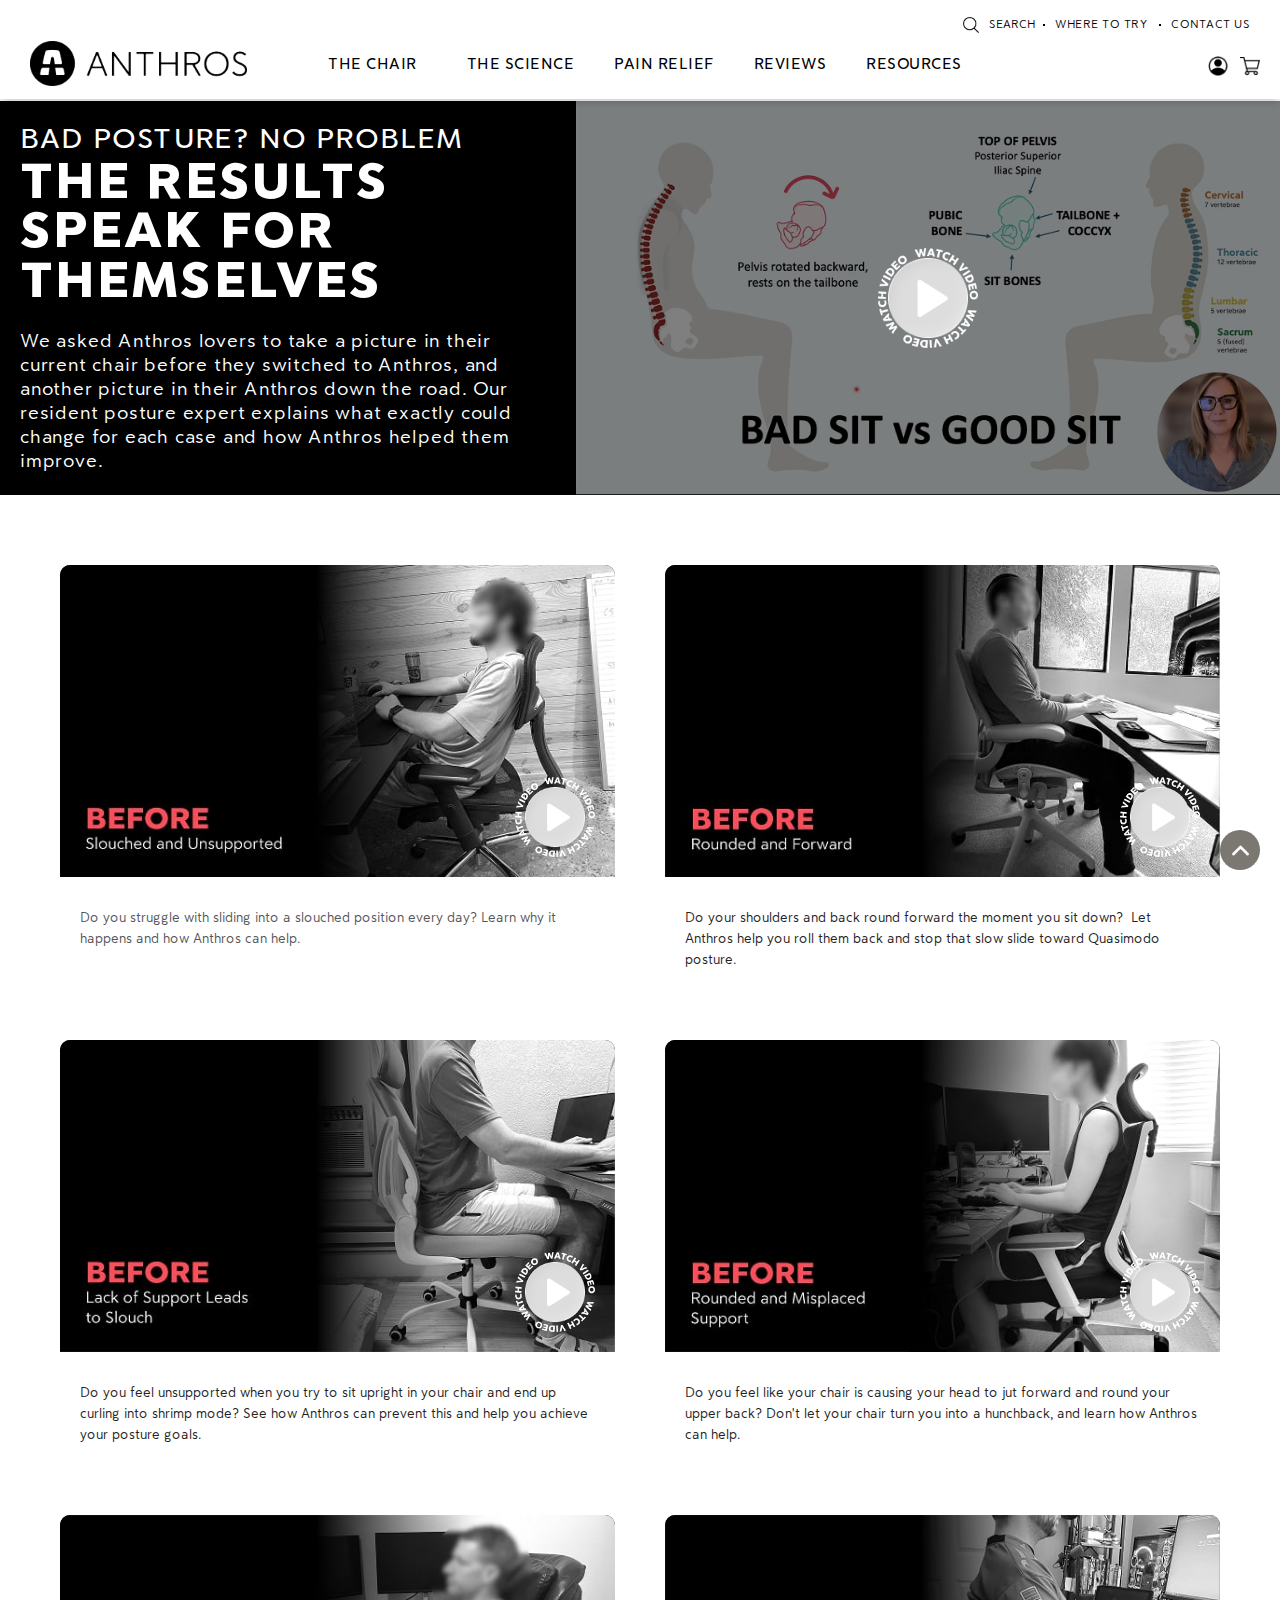
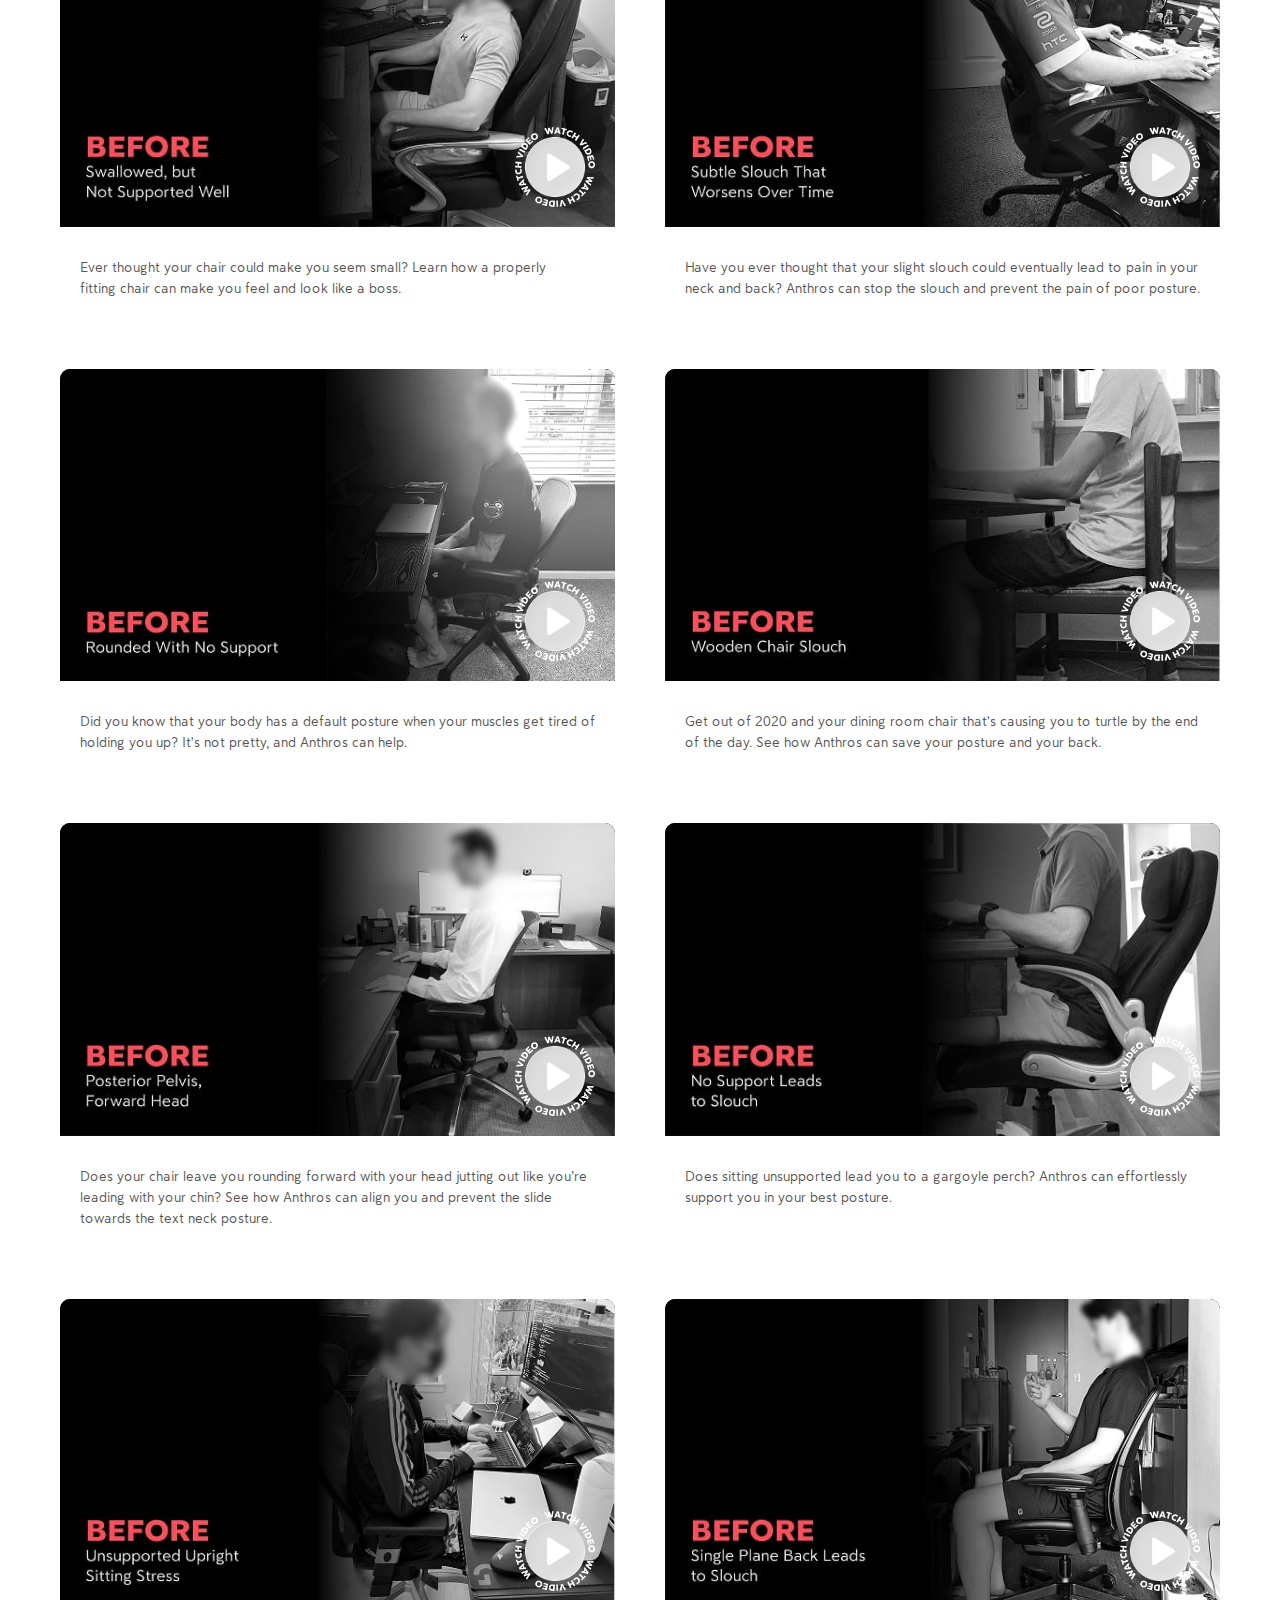
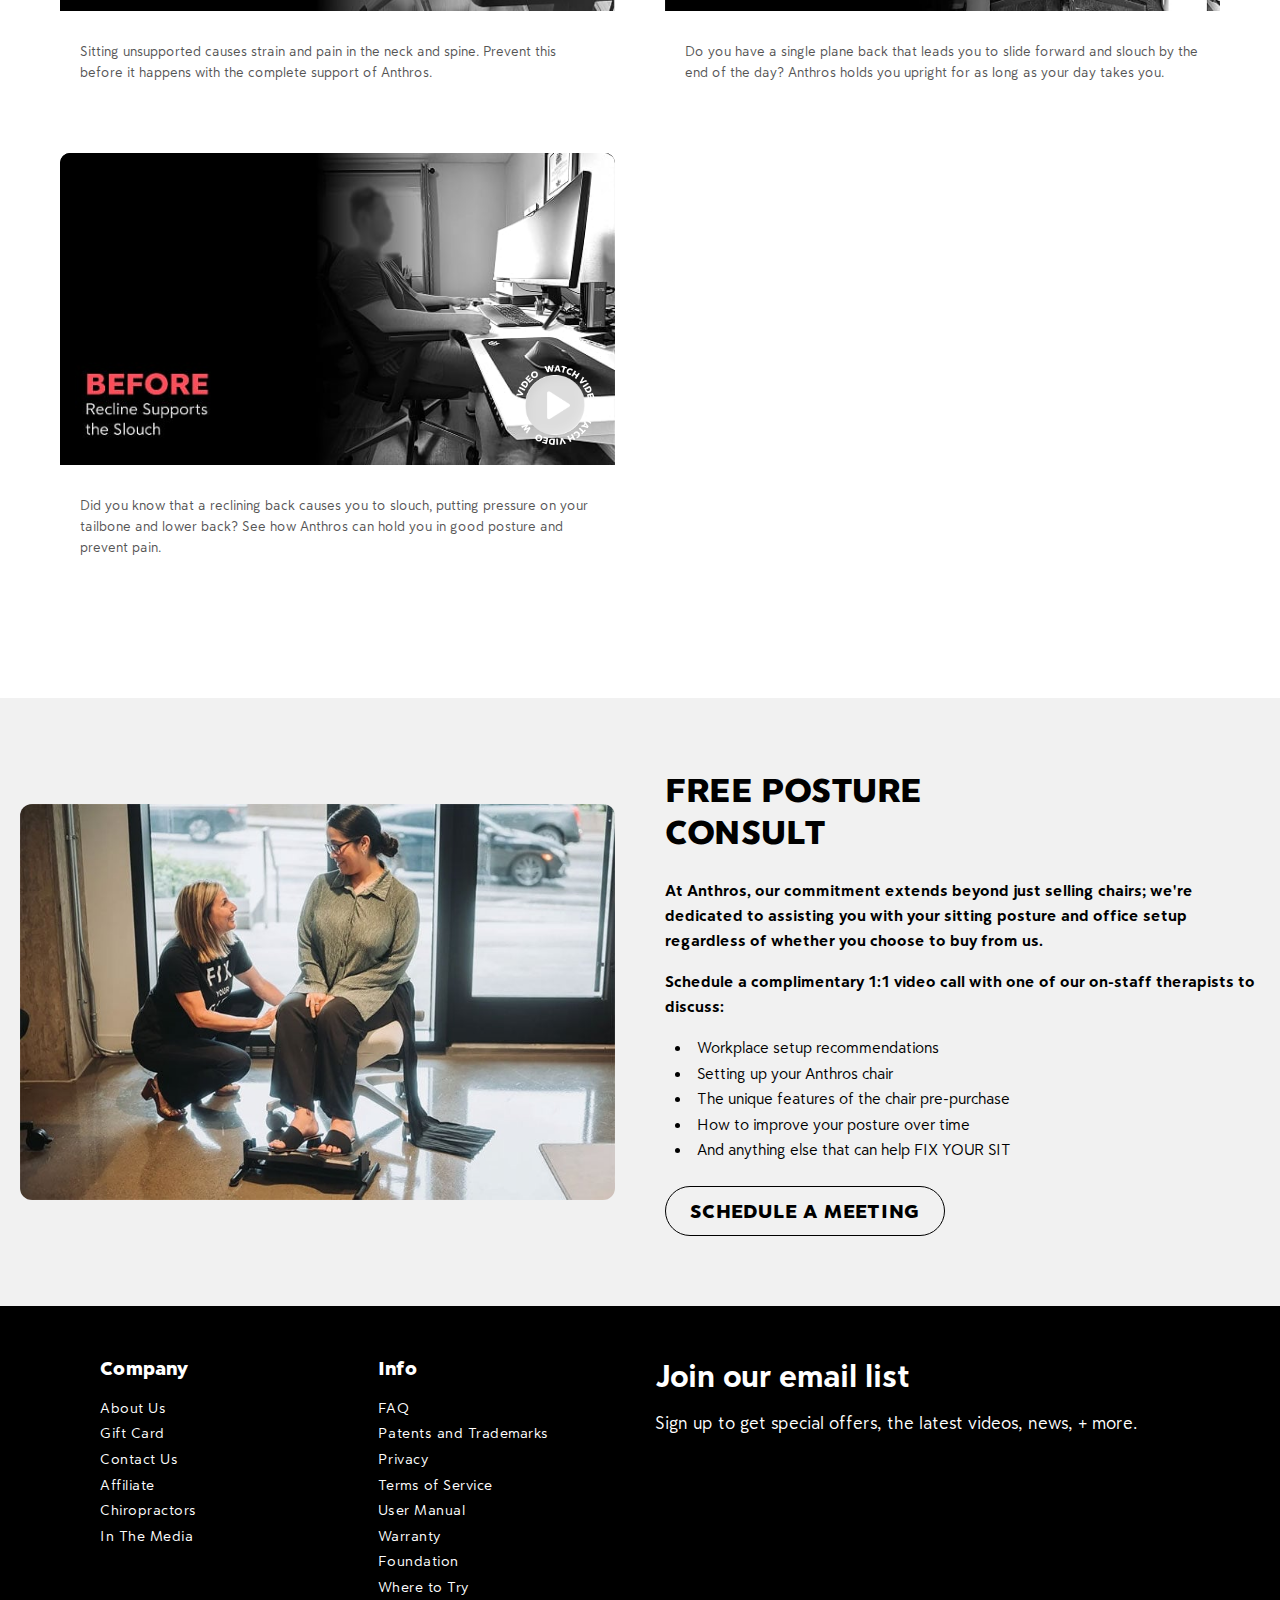
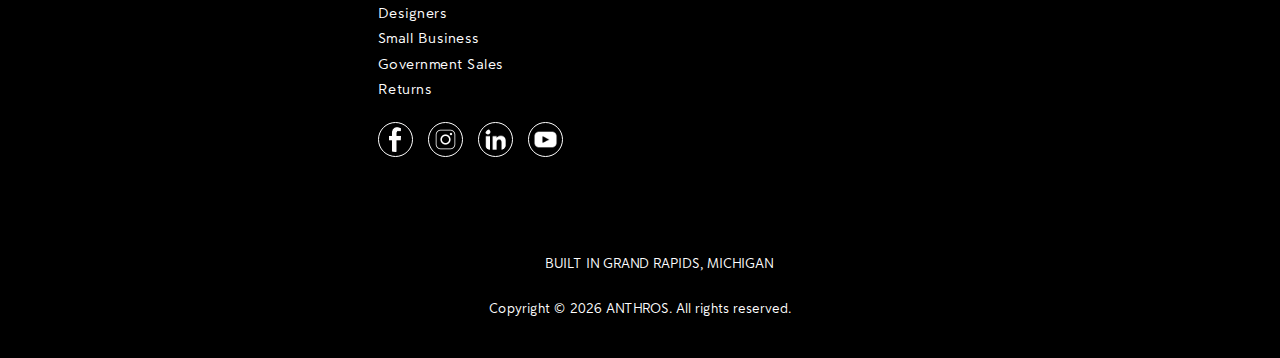
<file: posture-comparison.html>
<!DOCTYPE html>

<html lang="en">
<head>
<meta charset="utf-8"/>
<title>Posture Comparison</title>
<link href="assets/img/favicon_c8ca8f.png" rel="shortcut icon"/>
<meta content="Our posture expert explains what changed for Anthros lovers who took a picture before and after their switch to Anthros and how their posture improved." name="description"/>
<meta content="width=device-width, initial-scale=1" name="viewport"/>

<meta content="Our posture expert explains what changed for Anthros lovers who took a picture before and after their switch to Anthros and how their posture improved." property="og:description"/>
<meta content="Posture Comparison" property="og:title"/>
<meta content="Our posture expert explains what changed for Anthros lovers who took a picture before and after their switch to Anthros and how their posture improved." name="twitter:description"/>
<meta content="Posture Comparison" name="twitter:title"/>
<style>
a.cta_button{-moz-box-sizing:content-box !important;-webkit-box-sizing:content-box !important;box-sizing:content-box !important;vertical-align:middle}.hs-breadcrumb-menu{list-style-type:none;margin:0px 0px 0px 0px;padding:0px 0px 0px 0px}.hs-breadcrumb-menu-item{float:left;padding:10px 0px 10px 10px}.hs-breadcrumb-menu-divider:before{content:'›';padding-left:10px}.hs-featured-image-link{border:0}.hs-featured-image{float:right;margin:0 0 20px 20px;max-width:50%}@media (max-width: 568px){.hs-featured-image{float:none;margin:0;width:100%;max-width:100%}}.hs-screen-reader-text{clip:rect(1px, 1px, 1px, 1px);height:1px;overflow:hidden;position:absolute !important;width:1px}
</style>
<link href="assets/css/template_main.min_624583.css" rel="stylesheet"/>
<link href="assets/css/template_theme-overrides.min_2e08b9.css" rel="stylesheet"/>
<link href="assets/css/module_simple_menu_copy.min_fd8a8b.css" rel="stylesheet"/>
<link href="assets/css/module_Custom_Header.min_d77928.css" rel="stylesheet"/>
<link href="assets/css/module_Posture_Page_Hero.min.css" rel="stylesheet"/>
<link href="assets/css/module_Posture_Comparison_Grid.min.css" rel="stylesheet"/>
<link href="assets/css/module_Free_posture_consult.min.css" rel="stylesheet"/>
<link href="assets/css/module_Custom_Footer.min_11bc89.css" rel="stylesheet"/>
<style>
  @font-face {
    font-family: "Prompt";
    font-weight: 700;
    font-style: normal;
    font-display: swap;
    src: url("assets/fonts/700_0bf07e.woff2") format("woff2"), url("assets/fonts/700_776b0e.woff") format("woff");
  }
  @font-face {
    font-family: "Prompt";
    font-weight: 600;
    font-style: normal;
    font-display: swap;
    src: url("assets/fonts/600_1153e4.woff2") format("woff2"), url("assets/fonts/600_fa349b.woff") format("woff");
  }
  @font-face {
    font-family: "Prompt";
    font-weight: 400;
    font-style: normal;
    font-display: swap;
    src: url("assets/fonts/regular_bc4c31.woff2") format("woff2"), url("assets/fonts/regular_b3c394.woff") format("woff");
  }
  @font-face {
    font-family: "Prompt";
    font-weight: 700;
    font-style: normal;
    font-display: swap;
    src: url("assets/fonts/700_0bf07e.woff2") format("woff2"), url("assets/fonts/700_776b0e.woff") format("woff");
  }
</style>
<!-- Editor Styles -->
<style id="hs_editor_style" type="text/css">
.header-top-row-0-force-full-width-section > .row-fluid {
  max-width: none !important;
}
.dnd_area-row-0-force-full-width-section > .row-fluid {
  max-width: none !important;
}
.dnd_area-row-1-force-full-width-section > .row-fluid {
  max-width: none !important;
}
.dnd_area-row-2-max-width-section-centering > .row-fluid {
  max-width: 1200px !important;
  margin-left: auto !important;
  margin-right: auto !important;
}
.dnd_area-row-3-max-width-section-centering > .row-fluid {
  max-width: 1240px !important;
  margin-left: auto !important;
  margin-right: auto !important;
}
.widget_1658407310091-flexbox-positioning {
  display: -ms-flexbox !important;
  -ms-flex-direction: column !important;
  -ms-flex-align: center !important;
  -ms-flex-pack: start;
  display: flex !important;
  flex-direction: column !important;
  align-items: center !important;
  justify-content: flex-start;
}
.widget_1658407310091-flexbox-positioning > div {
  max-width: 100%;
  flex-shrink: 0 !important;
}
.footer-row-0-max-width-section-centering > .row-fluid {
  max-width: 1440px !important;
  margin-left: auto !important;
  margin-right: auto !important;
}
/* HubSpot Non-stacked Media Query Styles */
@media (min-width:768px) {
  .header-top-row-0-vertical-alignment > .row-fluid {
    display: -ms-flexbox !important;
    -ms-flex-direction: row;
    display: flex !important;
    flex-direction: row;
  }
  .cell_1646801541248-vertical-alignment {
    display: -ms-flexbox !important;
    -ms-flex-direction: column !important;
    -ms-flex-pack: center !important;
    display: flex !important;
    flex-direction: column !important;
    justify-content: center !important;
  }
  .cell_1646801541248-vertical-alignment > div {
    flex-shrink: 0 !important;
  }
  .cell_1646801541247-vertical-alignment {
    display: -ms-flexbox !important;
    -ms-flex-direction: column !important;
    -ms-flex-pack: center !important;
    display: flex !important;
    flex-direction: column !important;
    justify-content: center !important;
  }
  .cell_1646801541247-vertical-alignment > div {
    flex-shrink: 0 !important;
  }
}
/* HubSpot Styles (default) */
.header-top-row-0-background-layers {
  background-image: linear-gradient(rgba(0, 0, 0, 1), rgba(0, 0, 0, 1)) !important;
  background-position: left top !important;
  background-size: auto !important;
  background-repeat: no-repeat !important;
}
.dnd_area-row-0-padding {
  padding-top: 100px !important;
  padding-bottom: 0px !important;
  padding-left: 0px !important;
  padding-right: 0px !important;
}
.dnd_area-row-0-hidden {
  display: block !important;
}
.dnd_area-row-1-padding {
  padding-top: 0px !important;
  padding-bottom: 0px !important;
  padding-left: 0px !important;
  padding-right: 0px !important;
}
.dnd_area-row-1-background-layers {
  background-image: linear-gradient(rgba(0, 0, 0, 1), rgba(0, 0, 0, 1)) !important;
  background-position: left top !important;
  background-size: auto !important;
  background-repeat: no-repeat !important;
}
.dnd_area-row-2-padding {
  padding-top: 50px !important;
}
.dnd_area-row-3-padding {
  padding-top: 70px !important;
  padding-bottom: 70px !important;
}
.dnd_area-row-3-background-layers {
  background-image: linear-gradient(rgba(241, 241, 241, 1), rgba(241, 241, 241, 1)) !important;
  background-position: left top !important;
  background-size: auto !important;
  background-repeat: no-repeat !important;
}
.dnd_area-row-4-padding {
  padding-top: 50px !important;
  padding-bottom: 50px !important;
}
.dnd_area-row-4-background-layers {
  background-image: linear-gradient(rgba(0, 0, 0, 1), rgba(0, 0, 0, 1)) !important;
  background-position: left top !important;
  background-size: auto !important;
  background-repeat: no-repeat !important;
}
.footer-row-0-padding {
  padding-top: 20px !important;
  padding-bottom: 20px !important;
  padding-left: 20px !important;
  padding-right: 20px !important;
}
.footer-row-0-background-layers {
  background-image: linear-gradient(rgba(0, 0, 0, 1), rgba(0, 0, 0, 1)) !important;
  background-position: left top !important;
  background-size: auto !important;
  background-repeat: no-repeat !important;
}
/* HubSpot Styles (mobile) */
@media (max-width: 767px) {
  .dnd_area-row-0-padding {
    padding-top: 0px !important;
  }
  .dnd_area-row-3-padding {
    padding-top: 0px !important;
    padding-bottom: 45px !important;
    padding-left: 0px !important;
    padding-right: 0px !important;
  }
  .footer-row-0-padding {
    padding-top: 20px !important;
    padding-bottom: 20px !important;
    padding-left: 20px !important;
    padding-right: 20px !important;
  }
}
</style>






<link href="https://www.anthros.com/posture-comparison" rel="canonical"/>

<!-- Conditional Featured Image -->

<!-- Meta Tags -->

<!-- Preload Critical Resources -->
<link as="font" href="assets/fonts/ClarikaProGrot-Rg_5788f5.woff2" rel="preload" type="font/woff2"/>
<link as="font" href="assets/fonts/ClarikaProGrot-Bd_e8170c.woff2" rel="preload" type="font/woff2"/>
<link as="font" href="assets/fonts/ClarikaProGrot-Dm_11c7e9.woff2" rel="preload" type="font/woff2"/>
<!-- DNS Prefetch for External Resources -->





<style>
  /* Font Declarations - All Required Weights */
  @font-face {
    font-family: 'Clarika Pro Grotesque';
    src: url("assets/fonts/ClarikaProGrot-Lt_6ed435.woff2") format('woff2'),
         url("assets/fonts/ClarikaProGrot-Lt_33d601.woff") format('woff');
    font-weight: 300;
    font-style: normal;
    font-display: swap;
  }
  
  @font-face {
    font-family: 'Clarika Pro Grotesque';
    src: url("assets/fonts/ClarikaProGrot-Rg_5788f5.woff2") format('woff2'),
         url("assets/fonts/ClarikaProGrot-Rg_a24e84.woff") format('woff');
    font-weight: 400;
    font-style: normal;
    font-display: swap;
  }
  
  @font-face {
    font-family: 'Clarika Pro Grotesque';
    src: url("assets/fonts/ClarikaProGrot-Md_cdaab7.woff2") format('woff2'),
         url("assets/fonts/ClarikaProGrot-Md_ba7f12.woff") format('woff');
    font-weight: 500;
    font-style: normal;
    font-display: swap;
  }
  
  @font-face {
    font-family: 'Clarika Pro Grotesque';
    src: url("assets/fonts/ClarikaProGrot-Dm_11c7e9.woff2") format('woff2'),
         url("assets/fonts/ClarikaProGrot-Dm_d792fd.woff") format('woff');
    font-weight: 600;
    font-style: normal;
    font-display: swap;
  }
  
  @font-face {
    font-family: 'Clarika Pro Grotesque';
    src: url("assets/fonts/ClarikaProGrot-Bd_e8170c.woff2") format('woff2'),
         url("assets/fonts/ClarikaProGrot-Bd_1f0c34.woff") format('woff');
    font-weight: 700;
    font-style: normal;
    font-display: swap;
  }
  
  @font-face {
    font-family: 'Clarika Pro Grotesque';
    src: url("assets/fonts/ClarikaProGrot-Hvy_e2fb26.woff2") format('woff2'),
         url("assets/fonts/ClarikaProGrot-Hvy_ebbff7.woff") format('woff');
    font-weight: 800;
    font-style: normal;
    font-display: swap;
  }
  
  @font-face {
    font-family: 'Clarika Pro Grotesque';
    src: url("assets/fonts/ClarikaProGrot-Blk_8394df.woff2") format('woff2'),
         url("assets/fonts/ClarikaProGrot-Blk_088320.woff") format('woff');
    font-weight: 900;
    font-style: normal;
    font-display: swap;
  }

  /* Base Typography */
  a, body, h1, h2, h3, h4, h5, h6, li, p, ul {
    font-family: 'Clarika Pro Grotesque', -apple-system, BlinkMacSystemFont, 'Segoe UI', Roboto, sans-serif !important;
  }
  
  p, h1, h2, h3, h4, h5, h6 {
    color: #222;
  }

  body, p {
    font-family: 'Clarika Pro Grotesque';
    font-weight: normal;
  }

  h1, h2, h3, h4, h5 {
    font-family: 'Clarika Pro Grotesque';
  }

  /* Layout Styles */
  .modules_slides_horizontal {
    height: auto;
    overflow-y: unset;
  }

  .module_slides_btn {
    display: none;
  }

  .testmohan {
    display: none;
  }

  /* Header Positioning */
  .row-fluid-wrapper.row-depth-1.row-number-1.header-top-row-0-background-color.dnd-section.header-top-row-0-force-full-width-section.header-top-row-0-vertical-alignment {
    position: absolute;
    top: 30px;
    left: 0;
    width: 100%;
    z-index: 1;
    background: transparent !important;
  }

  .row-fluid-wrapper.row-depth-1.row-number-1.header-top-row-0-background-color.dnd-section.header-top-row-0-force-full-width-section.header-top-row-0-vertical-alignment > .row-fluid {
    width: 90%;
  }

  /* Back to Top Button */
  div#hs_cos_wrapper_widget_1658407310091 a {
    font-size: 30px;
    background: #7a7870 url("assets/img/up-arrow-white_12bd0c.png") no-repeat center center;
    width: 40px;
    height: 40px;
    color: transparent;
    border-radius: 50px;
    position: fixed;
    right: 20px;
    bottom: 30px;
    z-index: 99999;
    background-size: 17px;
  }

  /* Mobile Responsive */
  @media screen and (max-width:767px) {
    .modules_slides_horizontal {
      overflow-y: auto;
      min-height: inherit;
      max-height: inherit;
      height: auto;
    }

    .row-fluid-wrapper.row-depth-1.row-number-1.header-top-row-0-background-color.dnd-section.header-top-row-0-force-full-width-section.header-top-row-0-vertical-alignment > .row-fluid {
      width: 90%;
      align-items: center;
      display: flex;
    }

    .row-fluid-wrapper.row-depth-1.row-number-1.header-top-row-0-background-color.dnd-section.header-top-row-0-force-full-width-section.header-top-row-0-vertical-alignment > .row-fluid .span6:nth-child(1) {
      width: 80%;
    }

    .row-fluid-wrapper.row-depth-1.row-number-1.header-top-row-0-background-color.dnd-section.header-top-row-0-force-full-width-section.header-top-row-0-vertical-alignment > .row-fluid .span6:nth-child(2) {
      width: 20%;
    }

    .row-fluid-wrapper.row-depth-1.row-number-1.header-top-row-0-background-color.dnd-section.header-top-row-0-force-full-width-section.header-top-row-0-vertical-alignment > .row-fluid .span6:nth-child(1) img {
      max-width: 70px !important;
    }
  }
</style>
<!-- Consolidated Tracking Configuration -->



<!-- Facebook Pixel -->

<noscript>
    &lt;img height="1" width="1" style="display:none" src="https://www.facebook.com/tr?id=504287414635989&amp;amp;ev=PageView&amp;amp;noscript=1"&gt; 
  </noscript>
<!-- Delayed Loading of Non-Critical Scripts -->

<!-- jQuery and Custom Scripts -->
<script src="assets/js/jquery-3.6.0.min_3a66d0.js"></script>
<script>
$(document).ready(function(){
  // Scroll to top functionality
  $("#hs-button_widget_1658407310091").click(function() {
    $("html, body").animate({ scrollTop: 0 }, "slow");
    return false;
  });
  
  // Optimized CTA Text Changer Function
  function changeCTAText() {
    // Helper function to check if element should be skipped
    function shouldSkip($el) {
      // Check for main nav button
      if ($el.attr('id') === 'cta_button_20676444_8fa5d0ba-a2fd-4482-9425-52c4ecd175fa' || 
          $el.attr('id') === 'cta_button_20676444_aa9f902e-bea6-44db-b551-b18560b8c4a0' ||
          $el.closest('#hs-cta-wrapper-dff1c2db-ed26-4b31-8500-fa3fe823447e').length ||
          $el.closest('#hs-cta-wrapper-806b32bf-0d4c-4049-b786-7a48396ddcbd').length) {
        return true;
      }

      // Check for factory-refurbished URL
      var href = $el.attr('href');
      if (href && href.includes('configurator.anthros.com/collections/factory-refurbished')) {
        return true;
      }

      return false;
    }
    
    // Only target CLICKABLE elements (a, button) - NOT spans or divs
    $('a, button').each(function() {
      if (shouldSkip($(this))) return;
      
      if ($(this).text().trim().toUpperCase() === 'SHOP NOW') {
        $(this).text('START 60 DAY TRIAL');
      }
    });
    
    // Specifically target HubSpot CTA links (not parent spans)
    $('.cta_button, .hs-cta-node a, a[id*="cta_button"]').each(function() {
      if (shouldSkip($(this))) return;
      
      if ($(this).text().trim().toUpperCase() === 'SHOP NOW') {
        $(this).text('START 60 DAY TRIAL');
      }
    });
    
    // Target by title attribute (only on links and buttons)
    $('a[title="SHOP NOW"], button[title="SHOP NOW"]').each(function() {
      if (shouldSkip($(this))) return;
      
      $(this).text('START 60 DAY TRIAL').attr('title', 'START 60 DAY TRIAL');
    });
    
    // Look inside HubSpot CTA wrappers for the actual link
    $('.hs-cta-wrapper, .hs-cta-node').each(function() {
      // Skip the main nav button wrapper
      if ($(this).attr('id') === 'hs-cta-wrapper-dff1c2db-ed26-4b31-8500-fa3fe823447e' ||
          $(this).closest('#hs-cta-wrapper-dff1c2db-ed26-4b31-8500-fa3fe823447e').length) {
        return;
      }
      
      var $link = $(this).find('a');
      if ($link.length) {
        if (shouldSkip($link)) return;
        
        if ($link.text().trim().toUpperCase() === 'SHOP NOW') {
          $link.text('START 60 DAY TRIAL');
        }
      }
    });
    
    // Target "Shop Anthros" buttons specifically
    $('a.shop-btn, .shop-btn').each(function() {
      if (shouldSkip($(this))) return;
      
      if ($(this).text().trim().toUpperCase() === 'SHOP ANTHROS') {
        $(this).text('START 60 DAY TRIAL');
      }
    });
    
    // Also catch any other "Shop" variations
    $('a, button').each(function() {
      if (shouldSkip($(this))) return;
      
      var text = $(this).text().trim().toUpperCase();
      if (text === 'SHOP ANTHROS' || text === 'SHOP') {
        $(this).text('START 60 DAY TRIAL');
      }
    });
  }
  
  // Run the function with delays
  changeCTAText();
  setTimeout(changeCTAText, 1000);
  setTimeout(changeCTAText, 3000);
  setTimeout(changeCTAText, 5000);
  
  // Observer for dynamically loaded content
  const observer = new MutationObserver(function() {
    setTimeout(changeCTAText, 200);
  });
  observer.observe(document.body, { childList: true, subtree: true });
});
</script>
<meta content="https://www.anthros.com/hubfs/Screenshot%202025-10-15%20at%203.41.59%20PM.png" property="og:image"/>
<meta content="1039" property="og:image:width"/>
<meta content="578" property="og:image:height"/>
<meta content="https://www.anthros.com/hubfs/Screenshot%202025-10-15%20at%203.41.59%20PM.png" name="twitter:image"/>
<meta content="https://www.anthros.com/posture-comparison" property="og:url"/>

<meta content="summary_large_image" name="twitter:card"/>
<meta content="en" http-equiv="content-language"/>
<style>
  .five-ways-header h1, .five-ways-header h2, .five-ways-header h3, .five-ways-header p {
    color: #fff;
  }
  .five-ways-header h3 {
    font-weight: 500;
    font-size: 33px;
  }
  .five-ways-header h2 {
    font-weight: 800;
    font-size: 56px;
  }
  .five-ways-header p {
    font-size: 25px;
    font-weight: 400
  }
  .header--no-navigation {
    display: none;
  }
</style>
<meta content="HubSpot" name="generator"/>
<script>window.hsVars = { language: 'en' }; window.hs_i18n_getMessage = function() { return ''; };</script></head>
<body>

<noscript>

</noscript>

<div class="body-wrapper hs-content-id-196273803406 hs-site-page page">
<div data-global-resource-path="@marketplace/Juice_Tactics_Snacks/KUDOS/templates/partials/header-no-navigation.html">
<header class="header header--no-navigation">
<div class="container-fluid content-wrapper">
<div class="row-fluid-wrapper">
<div class="row-fluid">
<div class="span12 widget-span widget-type-cell" data-w="12" data-widget-type="cell" data-x="0" style="">
<div class="row-fluid-wrapper row-depth-1 row-number-1 header-top-row-0-background-layers header-top-row-0-background-color dnd-section header-top-row-0-force-full-width-section header-top-row-0-vertical-alignment">
<div class="row-fluid">
<div class="span6 widget-span widget-type-cell cell_1646801541247-vertical-alignment dnd-column" data-w="6" data-widget-type="cell" data-x="0" style="">
<div class="row-fluid-wrapper row-depth-1 row-number-2 dnd-row">
<div class="row-fluid">
<div class="span12 widget-span widget-type-custom_widget dnd-module" data-w="12" data-widget-type="custom_widget" data-x="0" style="">
<div class="hs_cos_wrapper hs_cos_wrapper_widget hs_cos_wrapper_type_module widget-type-linked_image" data-hs-cos-general-type="widget" data-hs-cos-type="module" id="hs_cos_wrapper_widget_1646801723022" style="">
<span class="hs_cos_wrapper hs_cos_wrapper_widget hs_cos_wrapper_type_linked_image" data-hs-cos-general-type="widget" data-hs-cos-type="linked_image" id="hs_cos_wrapper_widget_1646801723022_" style=""><a href="index.html" id="hs-link-widget_1646801723022_" style="border-width:0px;border:0px;" target="_parent"><img alt="Anthros_Logo_3.0_Circle_White" class="hs-image-widget" height="121" loading="lazy" sizes="(max-width: 100px) 100vw, 100px" src="assets/img/Anthros_Logo_3.0_Circle_White_c14348.png" srcset="assets/img/Anthros_Logo_3.0_Circle_White_55fe20.png 50w, assets/img/Anthros_Logo_3.0_Circle_White_c14348.png 100w, assets/img/Anthros_Logo_3.0_Circle_White_9a45f5.png 150w, assets/img/Anthros_Logo_3.0_Circle_White_3ebeeb.png 200w, assets/img/Anthros_Logo_3.0_Circle_White_8c89f2.png 250w, assets/img/Anthros_Logo_3.0_Circle_White_785cd9.png 300w" style="max-width: 100%; height: auto;" title="Anthros_Logo_3.0_Circle_White" width="100"/></a></span>
</div>
</div>
<!--end widget-span -->
</div>
<!--end row-->
</div>
<!--end row-wrapper -->
</div>
<!--end widget-span -->
<div class="span6 widget-span widget-type-cell cell_1646801541248-vertical-alignment dnd-column" data-w="6" data-widget-type="cell" data-x="6" style="">
<div class="row-fluid-wrapper row-depth-1 row-number-3 dnd-row">
<div class="row-fluid">
<div class="span12 widget-span widget-type-custom_widget dnd-module" data-w="12" data-widget-type="custom_widget" data-x="0" style="">
<div class="hs_cos_wrapper hs_cos_wrapper_widget hs_cos_wrapper_type_module widget-type-simple_menu" data-hs-cos-general-type="widget" data-hs-cos-type="module" id="hs_cos_wrapper_widget_1646895997066" style="">
<div class="mobile_menu">
<span id="openNav" style="font-size:30px;cursor:pointer">☰ </span>
<div class="sidenav" id="mySidenav">
<a class="closebtn" href="index.html" id="closeNav">X</a>
<span class="hs_cos_wrapper hs_cos_wrapper_widget hs_cos_wrapper_type_simple_menu" data-hs-cos-general-type="widget" data-hs-cos-type="simple_menu" id="hs_cos_wrapper_widget_1646895997066_" style="">
<div aria-label="Navigation Menu" class="hs-menu-wrapper active-branch flyouts hs-menu-flow-vertical" data-menu-id="" data-sitemap-name="" id="hs_menu_wrapper_widget_1646895997066_" role="navigation">
<ul role="menu">
<li class="hs-menu-item hs-menu-depth-1" role="none"><a href="index.html" role="menuitem" target="_self">Home</a></li>
</ul>
</div></span>
</div>
</div>
</div>
</div>
<!--end widget-span -->
</div>
<!--end row-->
</div>
<!--end row-wrapper -->
</div>
<!--end widget-span -->
</div>
<!--end row-->
</div>
<!--end row-wrapper -->
</div>
<!--end widget-span -->
</div>
</div>
</div>
<div class="header__container header__container-lp content-wrapper">
<div class="header-lp-flex">
<div class="header__logo header-lp-col">
<div class="hs_cos_wrapper hs_cos_wrapper_widget hs_cos_wrapper_type_module widget-type-logo" data-hs-cos-general-type="widget" data-hs-cos-type="module" id="hs_cos_wrapper_site_logo" style="">
</div>
</div>
<div class="header__info header-lp-col text-right">
<div class="hs_cos_wrapper hs_cos_wrapper_widget hs_cos_wrapper_type_module widget-type-rich_text" data-hs-cos-general-type="widget" data-hs-cos-type="module" id="hs_cos_wrapper_rich_text_2" style="">
<span class="hs_cos_wrapper hs_cos_wrapper_widget hs_cos_wrapper_type_rich_text" data-hs-cos-general-type="widget" data-hs-cos-type="rich_text" id="hs_cos_wrapper_rich_text_2_" style=""></span>
</div>
</div>
</div>
</div>
<div class="container-fluid content-wrapper">
<div class="row-fluid-wrapper">
<div class="row-fluid">
<div class="span12 widget-span widget-type-cell" data-w="12" data-widget-type="cell" data-x="0" style="">
</div>
<!--end widget-span -->
</div>
</div>
</div>
</header>
</div>
<main class="body-container-wrapper" id="main-content">
<div class="container-fluid body-container body-container--content-download-landing-page">
<div class="row-fluid-wrapper">
<div class="row-fluid">
<div class="span12 widget-span widget-type-cell" data-w="12" data-widget-type="cell" data-x="0" style="">
<div class="row-fluid-wrapper row-depth-1 row-number-1 dnd_area-row-0-force-full-width-section dnd-section dnd_area-row-0-padding dnd_area-row-0-hidden">
<div class="row-fluid">
<div class="span12 widget-span widget-type-cell dnd-column" data-w="12" data-widget-type="cell" data-x="0" style="">
<div class="row-fluid-wrapper row-depth-1 row-number-2 dnd-row">
<div class="row-fluid">
<div class="span12 widget-span widget-type-custom_widget dnd-module" data-w="12" data-widget-type="custom_widget" data-x="0" style="">
<div class="hs_cos_wrapper hs_cos_wrapper_widget hs_cos_wrapper_type_module" data-hs-cos-general-type="widget" data-hs-cos-type="module" id="hs_cos_wrapper_widget_1658119050645" style="">
<!--
-->
<div class="navigation-bar /cos-rendering/v1/internal/render/196273803406 custom_">
<div class="menu-container">
<div class="top_nav_bar">
<ul class="left_nav">
<!-- <li><a href="https://dealer.anthros.com/account/">Dealers</a></li>
        <li><a href="https://www.anthros.com/designers">Designers</a></li>
        <li><a href="https://www.anthros.com/small-business">Small Business</a></li> -->
</ul>
<div class="right_nav">
<form action="/search" data-hs-do-not-collect="true">
<div class="search-container">
<div class="search-icon-btn">
<button class="fa fa-search" type="button"><img src="assets/img/search-interface-symbol_2cb132.png" alt="Search"/></button>
<p>SEARCH</p>
</div>
<div class="search-input">
<input aria-label="Search" autocomplete="off" class="search-bar" name="term" placeholder="Search" type="text"/>
<input name="type" type="hidden" value="SITE_PAGE"/>
<input name="type" type="hidden" value="BLOG_POST"/>
<input name="type" type="hidden" value="LISTING_PAGE"/>
</div>
</div>
</form>
<p><a href="/find-us?hsLang=en">Where To Try</a> <a href="contact.html">Contact Us</a> </p>
</div>
</div>
<div class="menu">
<a class="logo Desktop-logo" href="index.html"><img src="assets/img/Anthros_Logo_3.0_Circle_Horizontal_White_b10102.png" alt="Anthros logo"/></a>
<a class="logo Mobile-logo" href="index.html"><img src="assets/img/anthroas-icon_0a5ec1.png" alt="Anthros icon"/></a>
<ul class="clearfix">
<div class="top_nav_logo">
<div class="right_logo">
<a class="logo" href="index.html"><img src="assets/img/anthros-logo_8cd604.png" alt="Anthros Logo 8Cd604"/></a>
</div>
<div class="left_cross">
<a class="cross_icon menu-mobile" href="index.html"><img src="assets/img/blck-cross_1fd472.png" alt="Blck Cross 1Fd472"/></a>
</div>
</div>
<li class="menu-item menu-depth-1 has_child the-chair"> <a class="" href="index.html"> The Chair </a>
<ul class="test menu_1">
<div class="sub_menu">
<li class="menu-item menu-depth-2 home-&amp;-office"> <a class="top_menu" href="index.html"> Home &amp; Office <span class="nav_arraow"> &gt; </span> </a></li>
<li class="menu-item menu-depth-2 gaming"> <a class="top_menu" href="gaming.html"> Gaming <span class="nav_arraow"> &gt; </span> </a></li>
<li class="menu-item menu-depth-2 has_child how-it-works"> <a class="top_menu" href="index.html"> HOW IT WORKS <span class="nav_arraow"> &gt; </span> </a>
<ul class="test menu_2">
<li class="menu-item menu-depth-3 chair-features"> <a class="" href="features.html"> Chair Features </a></li>
</ul></li>
<li class="menu-item menu-depth-2 has_child technologies"> <a class="top_menu" href="index.html"> TECHNOLOGIES <span class="nav_arraow"> &gt; </span> </a>
<ul class="test menu_2">
<li class="menu-item menu-depth-3 cloudtex-®"> <a class="" href="cloudtex.html"> CloudTex ® </a></li>
<li class="menu-item menu-depth-3 cloudfloat-®"> <a class="" href="cloudfloat.html"> CloudFloat ® </a></li>
<li class="menu-item menu-depth-3 precision-posture-system"> <a class="" href="precision-posture-system.html"> Precision Posture System </a></li>
<li class="menu-item menu-depth-3 decompress-mode"> <a class="" href="decompress-mode.html"> Decompress Mode </a></li>
<li class="menu-item menu-depth-3 fabrics"> <a class="" href="fabrics.html"> Fabrics </a></li>
</ul></li>
<li class="menu-item menu-depth-2 shop-all"> <a class="top_menu" href="https://configurator.anthros.com/products/chair"> SHOP ALL <span class="nav_arraow"> &gt; </span> </a></li>
</div>
</ul></li>
<li class="menu-item menu-depth-1 active-branch has_child the-science"> <a class="" href="index.html"> THE SCIENCE </a>
<ul class="test menu_1">
<div class="sub_menu">
<li class="menu-item menu-depth-2 active-branch has_child research"> <a class="top_menu" href="index.html"> RESEARCH <span class="nav_arraow"> &gt; </span> </a>
<ul class="test menu_2">
<li class="menu-item menu-depth-3 undeniable-stack-of-evidence"> <a class="" href="research-and-evidence.html"> Undeniable Stack of Evidence </a></li>
<li class="menu-item menu-depth-3 university-testing"> <a class="" href="independent-university-testing.html"> University Testing </a></li>
<li class="menu-item menu-depth-3 pressure-mapping"> <a class="" href="best-ergonomic-office-chairs-pressure-mapping.html"> Pressure Mapping </a></li>
<li class="menu-item menu-depth-3 active-branch active posture-comparison"> <a class="" href="posture-comparison.html"> Posture Comparison </a></li>
<li class="menu-item menu-depth-3 anthros-vs.-herman-miller-®"> <a class="" href="anthros_vs_herman_miller.html"> Anthros vs. Herman Miller ® </a></li>
<li class="menu-item menu-depth-3 comfort-challenge-results"> <a class="" href="chair-challenge.html"> Comfort Challenge Results </a></li>
</ul></li>
<li class="menu-item menu-depth-2 has_child rethinking-sitting"> <a class="top_menu" href="technology.html"> RETHINKING SITTING <span class="nav_arraow"> &gt; </span> </a>
<ul class="test menu_2">
<li class="menu-item menu-depth-3 the-science-story"> <a class="" href="thescience.html"> The Science Story </a></li>
<li class="menu-item menu-depth-3 our-story"> <a class="" href="our-story.html"> Our Story </a></li>
</ul></li>
</div>
</ul></li>
<li class="menu-item menu-depth-1 has_child pain-relief"> <a class="" href="index.html"> PAIN RELIEF </a>
<ul class="test menu_1">
<div class="sub_menu">
<li class="menu-item menu-depth-2 has_child pain-type"> <a class="top_menu" href="index.html"> PAIN TYPE <span class="nav_arraow"> &gt; </span> </a>
<ul class="test menu_2">
<li class="menu-item menu-depth-3 upper-back-pain"> <a class="" href="https://www.anthros.com/upper-back/general-upper-back-pain?hsLang=en"> Upper Back Pain </a></li>
<li class="menu-item menu-depth-3 lower-back-pain"> <a class="" href="https://www.anthros.com/low-back/general-low-back-pain?hsLang=en"> Lower Back Pain </a></li>
<li class="menu-item menu-depth-3 sciatica"> <a class="" href="https://www.anthros.com/sciatica/low-back-origin?hsLang=en"> Sciatica </a></li>
<li class="menu-item menu-depth-3 stenosis"> <a class="" href="stenosis.html"> Stenosis </a></li>
<li class="menu-item menu-depth-3 shoulder-pain"> <a class="" href="shoulder-pain-from-sitting-at-your-desk.html"> Shoulder Pain </a></li>
<li class="menu-item menu-depth-3 hip-pain"> <a class="" href="https://www.anthros.com/hip/general-hip-pain?hsLang=en"> Hip Pain </a></li>
<li class="menu-item menu-depth-3 leg-pain"> <a class="" href="https://www.anthros.com/leg/general-leg-pain?hsLang=en"> Leg Pain </a></li>
</ul></li>
</div>
</ul></li>
<li class="menu-item menu-depth-1 has_child reviews"> <a class="" href="reviews.html"> REVIEWS </a>
<ul class="test menu_1">
<div class="sub_menu">
<li class="menu-item menu-depth-2 verified-customer-reviews"> <a class="top_menu" href="reviews.html"> Verified Customer Reviews <span class="nav_arraow"> &gt; </span> </a></li>
<li class="menu-item menu-depth-2 famous-sitters"> <a class="top_menu" href="who-is-using-anthros.html"> Famous Sitters <span class="nav_arraow"> &gt; </span> </a></li>
<li class="menu-item menu-depth-2 in-the-media"> <a class="top_menu" href="in-the-media.html"> In The Media <span class="nav_arraow"> &gt; </span> </a></li>
</div>
</ul></li>
<li class="menu-item menu-depth-1 has_child resources"> <a class="" href="index.html"> RESOURCES </a>
<ul class="test menu_1">
<div class="sub_menu">
<li class="menu-item menu-depth-2 has_child knowledge"> <a class="top_menu" href="index.html"> KNOWLEDGE <span class="nav_arraow"> &gt; </span> </a>
<ul class="test menu_2">
<li class="menu-item menu-depth-3 about-anthros"> <a class="" href="about.html"> About Anthros </a></li>
<li class="menu-item menu-depth-3 blog"> <a class="" href="blogs.html"> Blog </a></li>
<li class="menu-item menu-depth-3 case-studies"> <a class="" href="case-studies.html"> Case Studies </a></li>
<li class="menu-item menu-depth-3 posture-quiz"> <a class="" href="posture-quiz-specialist.html"> Posture Quiz </a></li>
<li class="menu-item menu-depth-3 anthros-alternatives-quiz"> <a class="" href="anthros-alternatives-quiz.html"> Anthros Alternatives Quiz </a></li>
<li class="menu-item menu-depth-3 fix-your-sit-guidebook"> <a class="" href="fix-your-sit-guidebook-download.html"> Fix Your Sit Guidebook </a></li>
<li class="menu-item menu-depth-3 dimensions"> <a class="" href="anthros-chair-dimensions.html"> Dimensions </a></li>
</ul></li>
<li class="menu-item menu-depth-2 has_child support"> <a class="top_menu" href="index.html"> SUPPORT <span class="nav_arraow"> &gt; </span> </a>
<ul class="test menu_2">
<li class="menu-item menu-depth-3 posture-consult"> <a class="" href="calendar.html"> Posture Consult </a></li>
<li class="menu-item menu-depth-3 how-to-videos"> <a class="" href="how-to-videos.html"> How to Videos </a></li>
<li class="menu-item menu-depth-3 faqs"> <a class="" href="https://intercom.help/anthros/en/"> FAQs </a></li>
<li class="menu-item menu-depth-3 user-manual"> <a class="" href="user-manual.html"> User Manual </a></li>
<li class="menu-item menu-depth-3 warranty"> <a class="" href="warranty.html"> Warranty </a></li>
<li class="menu-item menu-depth-3 contact-us"> <a class="" href="contact.html"> Contact Us </a></li>
</ul></li>
</div>
</ul></li>
<li class="socila-icon-outer"> <p><a href="https://www.facebook.com/anthroschair"><img src="assets/img/facebook-icon_d94f57.png" alt="Facebook"/></a></p> <p><a href="https://instagram.com/anthroschair"><img src="assets/img/instagram-icon_14d23c.png" alt="Instagram"/></a></p> <p><a href="https://www.tiktok.com/@anthroschair"><img src="assets/img/tiktok-icon-2_b77365.png" alt="TikTok"/></a></p> </li>
</ul>
</div>
<div class="right_menu">
<ul>
<!--<li>

    <a href="https://configurator.anthros.com/products/chair" class="shop-now-top">Shop Now</a>
        </li>-->
<li> <span class="hs_cos_wrapper hs_cos_wrapper_widget hs_cos_wrapper_type_cta" data-hs-cos-general-type="widget" data-hs-cos-type="cta" id="hs_cos_wrapper_widget_1658119050645_" style="">
<span class="hs-cta-wrapper" id="hs-cta-wrapper-dff1c2db-ed26-4b31-8500-fa3fe823447e"><span class="hs-cta-node hs-cta-dff1c2db-ed26-4b31-8500-fa3fe823447e" id="hs-cta-dff1c2db-ed26-4b31-8500-fa3fe823447e">
<!--[if lte IE 8]><div id="hs-cta-ie-element"></div><![endif]--><a href="https://cta-redirect.hubspot.com/cta/redirect/20676444/dff1c2db-ed26-4b31-8500-fa3fe823447e"><img alt="SHOP NOW" class="hs-cta-img" id="hs-cta-img-dff1c2db-ed26-4b31-8500-fa3fe823447e" src="assets/img/dff1c2db-ed26-4b31-8500-fa3fe823447e_52205c.png" style="border-width:0px;"/></a></span><script charset="utf-8" src="assets/js/current_b51900.js"></script><script type="text/javascript"> hbspt.cta._relativeUrls=true;hbspt.cta.load(20676444, 'dff1c2db-ed26-4b31-8500-fa3fe823447e', {"useNewLoader":"true","region":"na1"}); </script></span>
</span> </li>
<li class="menu-dropdown-icon"><a class="icon_menu" href="https://configurator.anthros.com/account"><img src="assets/img/user-icon-2_27e8fa.png" alt="Account"/></a>
<ul class="normal-sub" id="login-dropdown" style="display:none; opacity:1;">
<div class="sub_menu">
<li class="menu-item menu-depth-2"> <a class="top_menu" href="index.html"><strong>SIGN IN</strong></a> </li>
<li class="menu-item menu-depth-2"> <a class="top_menu" href="https://configurator.anthros.com/account">Customer Login</a> </li>
<li class="menu-item menu-depth-2"> <a class="top_menu" href="https://dealer.anthros.com/account">Dealer Login</a> </li>
<li class="menu-item menu-depth-2"> <a class="top_menu" href="b2b.html">B2B Login</a> </li>
</div>
</ul> </li>
<li class="cart-img"><a class="icon_menu" href="https://configurator.anthros.com/products/chair"><img src="assets/img/cart-icon-1_1bf5c0.png" alt="Cart"/></a></li>
<!--<li><a href="#"><img src="https://20676444.fs1.hubspotusercontent-na1.net/hub/20676444/hubfs/user-icon-1.png?t=1657629004201&width=760" alt="User Icon 1"/></a></li>-->
</ul>
</div>
</div>
</div>
<script defer="">(function () {Grin = window.Grin || (window.Grin = []);var s = document.createElement('script');s.type = 'text/javascript';s.async = true;s.src = 'https://d38xvr37kwwhcm.cloudfront.net/js/grin-sdk.js';var x = document.getElementsByTagName('script')[0];x.parentNode.insertBefore(s, x);})();</script>
</div>
</div>
<!--end widget-span -->
</div>
<!--end row-->
</div>
<!--end row-wrapper -->
</div>
<!--end widget-span -->
</div>
<!--end row-->
</div>
<!--end row-wrapper -->
<div class="row-fluid-wrapper row-depth-1 row-number-3 dnd_area-row-1-padding dnd_area-row-1-background-color dnd-section dnd_area-row-1-background-layers dnd_area-row-1-force-full-width-section">
<div class="row-fluid">
<div class="span12 widget-span widget-type-cell dnd-column" data-w="12" data-widget-type="cell" data-x="0" style="">
<div class="row-fluid-wrapper row-depth-1 row-number-4 dnd-row">
<div class="row-fluid">
<div class="span12 widget-span widget-type-custom_widget dnd-module" data-w="12" data-widget-type="custom_widget" data-x="0" style="">
<div class="hs_cos_wrapper hs_cos_wrapper_widget hs_cos_wrapper_type_module" data-hs-cos-general-type="widget" data-hs-cos-type="module" id="hs_cos_wrapper_widget_1760557478839" style="">
<div class="posture-page-header">
<div class="row">
<div class="col_4">
<div class="content_col">
<h3>BAD POSTURE? NO PROBLEM</h3>
<h1>THE RESULTS SPEAK FOR THEMSELVES</h1>
<p><span>We asked Anthros lovers to take a picture in their current chair before they switched to Anthros, and another picture in their Anthros down the road. Our resident posture expert explains what exactly could change for each case and how Anthros helped them improve.</span></p>
</div>
</div>
<div class="col_8">
<div class="video-container">
<!-- Video overlay with play button -->
<div class="video-overlay" id="postureVideoOverlay">
<img alt="Screenshot 2025-10-15 at 9.12.43 AM 1" class="video-thumbnail" src="assets/img/Screenshot_202025-10-15_20at_209.12.43_20AM_201.png"/>
<!-- Play button with spinning text -->
<div class="header-play-button-wrapper">
<div class="header-play-button-text">
<img alt="Play text" src="assets/img/watch-video-ring-text.png"/>
</div>
<div class="header-play-button-circle">
<img alt="Play button" src="assets/img/Frame_201484581111.png"/>
</div>
</div>
</div>
<!-- Wistia video (hidden initially if thumbnail exists, visible if no thumbnail) -->
<div class="video-embed-wrapper" id="postureVideoEmbed" style="display: none;">
<script async="" src="assets/js/qrhc2yoeuf.jsonp"></script>
<script async="" src="assets/js/E-v1_3f5ae0.js"></script>
<div class="wistia_responsive_padding" style="padding:56.25% 0 0 0;position:relative;">
<div class="wistia_responsive_wrapper" style="height:100%;left:0;position:absolute;top:0;width:100%;">
<div class="wistia_embed wistia_async_qrhc2yoeuf seo=true videoFoam=true" style="height:100%;position:relative;width:100%">
<div class="wistia_swatch" style="height:100%;left:0;opacity:0;overflow:hidden;position:absolute;top:0;transition:opacity 200ms;width:100%;">
<img alt="" aria-hidden="true" onload="this.parentNode.style.opacity=1;" src="assets/img/swatch_7e8e9e" style="filter:blur(5px);height:100%;object-fit:contain;width:100%;"/>
</div>
</div>
</div>
</div>
</div>
</div>
</div>
</div>
</div>
<script>
  document.addEventListener('DOMContentLoaded', function() {
    const overlay = document.getElementById('postureVideoOverlay');
    const videoEmbed = document.getElementById('postureVideoEmbed');
    
    if (overlay && videoEmbed) {
      overlay.addEventListener('click', function() {
        // Hide overlay and show video
        overlay.style.display = 'none';
        videoEmbed.style.display = 'block';
        
        // Auto-play Wistia video if it exists
        const wistiaEmbed = videoEmbed.querySelector('.wistia_embed');
        if (wistiaEmbed && window.Wistia) {
          const videoId = wistiaEmbed.className.match(/wistia_async_(\w+)/);
          if (videoId && videoId[1]) {
            window._wq = window._wq || [];
            _wq.push({ id: videoId[1], onReady: function(video) {
              video.play();
            }});
          }
        }
      });
    }
  });
</script>
</div>
</div>
<!--end widget-span -->
</div>
<!--end row-->
</div>
<!--end row-wrapper -->
</div>
<!--end widget-span -->
</div>
<!--end row-->
</div>
<!--end row-wrapper -->
<div class="row-fluid-wrapper row-depth-1 row-number-5 dnd_area-row-2-padding dnd_area-row-2-max-width-section-centering dnd-section">
<div class="row-fluid">
<div class="span12 widget-span widget-type-custom_widget dnd-module" data-w="12" data-widget-type="custom_widget" data-x="0" style="">
<div class="hs_cos_wrapper hs_cos_wrapper_widget hs_cos_wrapper_type_module" data-hs-cos-general-type="widget" data-hs-cos-type="module" id="hs_cos_wrapper_widget_1759943501890" style="">
<script async="" src="assets/js/E-v1_3f5ae0.js"></script>
<div class="cards-container">
<div class="card" onclick="openVideo(0)">
<div class="image-container">
<img alt="Posture_Thumbnail_A_Before 1" class="before-image" src="assets/img/Posture_Thumbnail_A_Before_201.jpg"/>
<img alt="Posture_Thumbnail_A_After 1" class="after-image" src="assets/img/Posture_Thumbnail_A_After_201.jpg"/>
<!-- Play button with spinning text -->
<div class="play-button-wrapper">
<div class="play-button-text">
<img alt="Play text" src="assets/img/watch-video-ring-text.png"/>
</div>
<div class="play-button-circle">
<img alt="Play button" src="assets/img/Frame_201484581111.png"/>
</div>
</div>
</div>
<div class="card-content">
<div class="posture-description">
                Do you struggle with sliding into a slouched position every day? Learn why it happens and how Anthros can help.
               </div>
</div>
</div>
<div class="card" onclick="openVideo(1)">
<div class="image-container">
<img alt="Posture_Thumbnail_B_Before 1" class="before-image" src="assets/img/Posture_Thumbnail_B_Before_201.jpg"/>
<img alt="Posture_Thumbnail_B_After 2" class="after-image" src="assets/img/Posture_Thumbnail_B_After_202.jpg"/>
<!-- Play button with spinning text -->
<div class="play-button-wrapper">
<div class="play-button-text">
<img alt="Play text" src="assets/img/watch-video-ring-text.png"/>
</div>
<div class="play-button-circle">
<img alt="Play button" src="assets/img/Frame_201484581111.png"/>
</div>
</div>
</div>
<div class="card-content">
<div class="posture-description">
<p>Do your shoulders and back round forward the moment you sit down?  Let Anthros help you roll them back and stop that slow slide toward Quasimodo posture.</p>
</div>
</div>
</div>
<div class="card" onclick="openVideo(2)">
<div class="image-container">
<img alt="Posture_Thumbnail_C_Before 2" class="before-image" src="assets/img/Posture_Thumbnail_C_Before_202.jpg"/>
<img alt="Posture_Thumbnail_C_After 2" class="after-image" src="assets/img/Posture_Thumbnail_C_After_202.jpg"/>
<!-- Play button with spinning text -->
<div class="play-button-wrapper">
<div class="play-button-text">
<img alt="Play text" src="assets/img/watch-video-ring-text.png"/>
</div>
<div class="play-button-circle">
<img alt="Play button" src="assets/img/Frame_201484581111.png"/>
</div>
</div>
</div>
<div class="card-content">
<div class="posture-description">
<p>Do you feel unsupported when you try to sit upright in your chair and end up curling into shrimp mode? See how Anthros can prevent this and help you achieve your posture goals.</p>
</div>
</div>
</div>
<div class="card" onclick="openVideo(3)">
<div class="image-container">
<img alt="Posture_Thumbnail_D_Before 2" class="before-image" src="assets/img/Posture_Thumbnail_D_Before_202.jpg"/>
<img alt="Posture_Thumbnail_D_After 2" class="after-image" src="assets/img/Posture_Thumbnail_D_After_202.jpg"/>
<!-- Play button with spinning text -->
<div class="play-button-wrapper">
<div class="play-button-text">
<img alt="Play text" src="assets/img/watch-video-ring-text.png"/>
</div>
<div class="play-button-circle">
<img alt="Play button" src="assets/img/Frame_201484581111.png"/>
</div>
</div>
</div>
<div class="card-content">
<div class="posture-description">
<p>Do you feel like your chair is causing your head to jut forward and round your upper back? Don't let your chair turn you into a hunchback, and learn how Anthros can help.</p>
</div>
</div>
</div>
<div class="card" onclick="openVideo(4)">
<div class="image-container">
<img alt="Posture_Thumbnail_E_Before 1" class="before-image" src="assets/img/Posture_Thumbnail_E_Before_201.jpg"/>
<img alt="Posture_Thumbnail_E_After 1" class="after-image" src="assets/img/Posture_Thumbnail_E_After_201.jpg"/>
<!-- Play button with spinning text -->
<div class="play-button-wrapper">
<div class="play-button-text">
<img alt="Play text" src="assets/img/watch-video-ring-text.png"/>
</div>
<div class="play-button-circle">
<img alt="Play button" src="assets/img/Frame_201484581111.png"/>
</div>
</div>
</div>
<div class="card-content">
<div class="posture-description">
<span>Ever thought your chair could make you seem small? Learn how a properly fitting chair can make you feel and look like a boss.</span>
</div>
</div>
</div>
<div class="card" onclick="openVideo(5)">
<div class="image-container">
<img alt="Posture_Thumbnail_F_Before 2" class="before-image" src="assets/img/Posture_Thumbnail_F_Before_202.jpg"/>
<img alt="Posture_Thumbnail_F_After 2" class="after-image" src="assets/img/Posture_Thumbnail_F_After_202.jpg"/>
<!-- Play button with spinning text -->
<div class="play-button-wrapper">
<div class="play-button-text">
<img alt="Play text" src="assets/img/watch-video-ring-text.png"/>
</div>
<div class="play-button-circle">
<img alt="Play button" src="assets/img/Frame_201484581111.png"/>
</div>
</div>
</div>
<div class="card-content">
<div class="posture-description">
<span>Have you ever thought that your slight slouch could eventually lead to pain in your neck and back? Anthros can stop the slouch and prevent the pain of poor posture.</span>
</div>
</div>
</div>
<div class="card" onclick="openVideo(6)">
<div class="image-container">
<img alt="Posture_Thumbnail_G_Before 2" class="before-image" src="assets/img/Posture_Thumbnail_G_Before_202.jpg"/>
<img alt="Posture_Thumbnail_G_After 2" class="after-image" src="assets/img/Posture_Thumbnail_G_After_202.jpg"/>
<!-- Play button with spinning text -->
<div class="play-button-wrapper">
<div class="play-button-text">
<img alt="Play text" src="assets/img/watch-video-ring-text.png"/>
</div>
<div class="play-button-circle">
<img alt="Play button" src="assets/img/Frame_201484581111.png"/>
</div>
</div>
</div>
<div class="card-content">
<div class="posture-description">
<span>Did you know that your body has a default posture when your muscles get tired of holding you up? It's not pretty, and Anthros can help. </span>
</div>
</div>
</div>
<div class="card" onclick="openVideo(7)">
<div class="image-container">
<img alt="Posture_Thumbnail_H_Before 1" class="before-image" src="assets/img/Posture_Thumbnail_H_Before_201.jpg"/>
<img alt="Posture_Thumbnail_H_After 2" class="after-image" src="assets/img/Posture_Thumbnail_H_After_202.jpg"/>
<!-- Play button with spinning text -->
<div class="play-button-wrapper">
<div class="play-button-text">
<img alt="Play text" src="assets/img/watch-video-ring-text.png"/>
</div>
<div class="play-button-circle">
<img alt="Play button" src="assets/img/Frame_201484581111.png"/>
</div>
</div>
</div>
<div class="card-content">
<div class="posture-description">
                Get out of 2020 and your dining room chair that's causing you to turtle by the end of the day. See how Anthros can save your posture and your back.
               </div>
</div>
</div>
<div class="card" onclick="openVideo(8)">
<div class="image-container">
<img alt="Posture_Thumbnail_I_Before 1" class="before-image" src="assets/img/Posture_Thumbnail_I_Before_201.jpg"/>
<img alt="Posture_Thumbnail_I_After 1" class="after-image" src="assets/img/Posture_Thumbnail_I_After_201.jpg"/>
<!-- Play button with spinning text -->
<div class="play-button-wrapper">
<div class="play-button-text">
<img alt="Play text" src="assets/img/watch-video-ring-text.png"/>
</div>
<div class="play-button-circle">
<img alt="Play button" src="assets/img/Frame_201484581111.png"/>
</div>
</div>
</div>
<div class="card-content">
<div class="posture-description">
                Does your chair leave you rounding forward with your head jutting out like you’re leading with your chin? See how Anthros can align you and prevent the slide towards the text neck posture.
               </div>
</div>
</div>
<div class="card" onclick="openVideo(9)">
<div class="image-container">
<img alt="Posture_Thumbnail_J_Before 2" class="before-image" src="assets/img/Posture_Thumbnail_J_Before_202.jpg"/>
<img alt="Posture_Thumbnail_J_After 2" class="after-image" src="assets/img/Posture_Thumbnail_J_After_202.jpg"/>
<!-- Play button with spinning text -->
<div class="play-button-wrapper">
<div class="play-button-text">
<img alt="Play text" src="assets/img/watch-video-ring-text.png"/>
</div>
<div class="play-button-circle">
<img alt="Play button" src="assets/img/Frame_201484581111.png"/>
</div>
</div>
</div>
<div class="card-content">
<div class="posture-description">
<span>Does sitting unsupported lead you to a gargoyle perch? Anthros can effortlessly support you in your best posture.  </span>
</div>
</div>
</div>
<div class="card" onclick="openVideo(10)">
<div class="image-container">
<img alt="Posture_Thumbnail_K_Before 2" class="before-image" src="assets/img/Posture_Thumbnail_K_Before_202.jpg"/>
<img alt="Posture_Thumbnail_K_After 2" class="after-image" src="assets/img/Posture_Thumbnail_K_After_202.jpg"/>
<!-- Play button with spinning text -->
<div class="play-button-wrapper">
<div class="play-button-text">
<img alt="Play text" src="assets/img/watch-video-ring-text.png"/>
</div>
<div class="play-button-circle">
<img alt="Play button" src="assets/img/Frame_201484581111.png"/>
</div>
</div>
</div>
<div class="card-content">
<div class="posture-description">
<span>Sitting unsupported causes strain and pain in the neck and spine. Prevent this before it happens with the complete support of Anthros.</span>
</div>
</div>
</div>
<div class="card" onclick="openVideo(11)">
<div class="image-container">
<img alt="Posture_Thumbnail_L_Before 2" class="before-image" src="assets/img/Posture_Thumbnail_L_Before_202.jpg"/>
<img alt="Posture_Thumbnail_L_After 1" class="after-image" src="assets/img/Posture_Thumbnail_L_After_201.jpg"/>
<!-- Play button with spinning text -->
<div class="play-button-wrapper">
<div class="play-button-text">
<img alt="Play text" src="assets/img/watch-video-ring-text.png"/>
</div>
<div class="play-button-circle">
<img alt="Play button" src="assets/img/Frame_201484581111.png"/>
</div>
</div>
</div>
<div class="card-content">
<div class="posture-description">
<span>Do you have a single plane back that leads you to slide forward and slouch by the end of the day? Anthros holds you upright for as long as your day takes you.</span>
</div>
</div>
</div>
<div class="card" onclick="openVideo(12)">
<div class="image-container">
<img alt="Posture_Thumbnail_M_Before 2" class="before-image" src="assets/img/Posture_Thumbnail_M_Before_202.jpg"/>
<img alt="Posture_Thumbnail_M_After 2" class="after-image" src="assets/img/Posture_Thumbnail_M_After_202.jpg"/>
<!-- Play button with spinning text -->
<div class="play-button-wrapper">
<div class="play-button-text">
<img alt="Play text" src="assets/img/watch-video-ring-text.png"/>
</div>
<div class="play-button-circle">
<img alt="Play button" src="assets/img/Frame_201484581111.png"/>
</div>
</div>
</div>
<div class="card-content">
<div class="posture-description">
<span>Did you know that a reclining back causes you to slouch, putting pressure on your tailbone and lower back? See how Anthros can hold you in good posture and prevent pain.</span>
</div>
</div>
</div>
</div>
<!-- Video Modal -->
<div class="card-video-container" id="videoModal">
<div class="video-wrapper">
<button class="close-button" onclick="closeVideo()">×</button>
<iframe allow="autoplay; fullscreen" allowfullscreen="" frameborder="0" id="videoFrame" src=""></iframe>
</div>
</div>
<script>
  // Store video URLs for each card
  const videoUrls = [
    
      'https://fast.wistia.net/embed/iframe/7e69kkz9tm',
    
      'https://fast.wistia.net/embed/iframe/tb5ox80sxm',
    
      'https://fast.wistia.net/embed/iframe/uwufsl4jld',
    
      'https://fast.wistia.net/embed/iframe/162riche6y',
    
      'https://fast.wistia.net/embed/iframe/9yd21ncf8x',
    
      'https://fast.wistia.net/embed/iframe/fzlhdboja0',
    
      'https://fast.wistia.net/embed/iframe/8q5qxsg88c',
    
      'https://fast.wistia.net/embed/iframe/4bvjzu5z0l',
    
      'https://fast.wistia.net/embed/iframe/w0v4cdftnd',
    
      'https://fast.wistia.net/embed/iframe/k0kszkaym9',
    
      'https://fast.wistia.net/embed/iframe/ytahzxz8ak',
    
      'https://fast.wistia.net/embed/iframe/p2g5pksqda',
    
      'https://fast.wistia.net/embed/iframe/z8mw7vns23'
    
  ];

  console.log('Video URLs:', videoUrls); // Debug line

  function openVideo(cardIndex) {
    const modal = document.getElementById('videoModal');
    const videoFrame = document.getElementById('videoFrame');
    
    if (videoUrls[cardIndex]) {
      // Add autoplay parameter to the URL
      const urlWithAutoplay = videoUrls[cardIndex].includes('?') 
        ? videoUrls[cardIndex] + '&autoPlay=true'
        : videoUrls[cardIndex] + '?autoPlay=true';
      
      videoFrame.src = urlWithAutoplay;
    }
    
    modal.style.display = 'flex';
    document.body.style.overflow = 'hidden';
  }

  function closeVideo() {
    const modal = document.getElementById('videoModal');
    const videoFrame = document.getElementById('videoFrame');
    
    modal.style.display = 'none';
    videoFrame.src = '';
    document.body.style.overflow = 'auto';
  }

  // Close video when clicking outside the video area
  document.getElementById('videoModal').addEventListener('click', function(e) {
    if (e.target === this) {
      closeVideo();
    }
  });

  // Close video with Escape key
  document.addEventListener('keydown', function(e) {
    if (e.key === 'Escape') {
      closeVideo();
    }
  });
</script>
</div>
</div>
<!--end widget-span -->
</div>
<!--end row-->
</div>
<!--end row-wrapper -->
<div class="row-fluid-wrapper row-depth-1 row-number-6 dnd_area-row-3-max-width-section-centering dnd-section dnd_area-row-3-padding dnd_area-row-3-background-layers dnd_area-row-3-background-color">
<div class="row-fluid">
<div class="span12 widget-span widget-type-cell dnd-column" data-w="12" data-widget-type="cell" data-x="0" style="">
<div class="row-fluid-wrapper row-depth-1 row-number-7 dnd-row">
<div class="row-fluid">
<div class="span12 widget-span widget-type-custom_widget dnd-module" data-w="12" data-widget-type="custom_widget" data-x="0" style="">
<div class="hs_cos_wrapper hs_cos_wrapper_widget hs_cos_wrapper_type_module" data-hs-cos-general-type="widget" data-hs-cos-type="module" id="hs_cos_wrapper_widget_1728033809850" style="">
<div class="free_posture_sec">
<div class="row">
<div class="col col_6">
<div class="way-img">
<img alt="" src="assets/img/seating_help_posture_specialist-1.jpg"/>
</div>
</div>
<div class="col col_6">
<div class="way-full-exp">
<h2> <span>FREE POSTURE<br/>CONSULT</span> </h2>
<div class="way-body-cont">
<p></p>
<p><strong>At Anthros, our commitment extends beyond just selling chairs; we're dedicated to assisting you with your sitting posture and office setup regardless of whether you choose to buy from us.</strong></p>
<p><strong>Schedule a complimentary 1:1 video call with one of our on-staff therapists to discuss:</strong></p>
<ul>
<li><span>Workplace setup recommendations<br/></span></li>
<li><span>Setting up your Anthros chair</span></li>
<li><span>The unique features of the chair pre-purchase</span></li>
<li><span>How to improve your posture over time</span></li>
<li><span>And anything else that can help FIX YOUR SIT</span></li>
</ul>
<p></p>
</div>
<div class="arm-support-btn">
<a href="index.html" id="calendar-launch">SCHEDULE A MEETING</a>
</div>
</div>
</div>
</div>
</div>
<div class="hs-embed-wrapper" data-responsive="true" data-script-embed="true" data-service="static.hsappstatic" id="calendar-pop" style="max-width: 0px;">
<div id="close_cal">
<div>
                  x
                 </div>
</div>
<div class="hs-embed-content-wrapper">
<!-- Start of Meetings Embed Script -->
<div class="meetings-iframe-container" data-src="https://meetings.hubspot.com/ashley777/ask-posture-specialist?embed=true"></div>
<script src="assets/js/MeetingsEmbedCode_112678.js" type="text/javascript"></script>
<!-- End of Meetings Embed Script -->
</div>
</div>
</div>
</div>
<!--end widget-span -->
</div>
<!--end row-->
</div>
<!--end row-wrapper -->
</div>
<!--end widget-span -->
</div>
<!--end row-->
</div>
<!--end row-wrapper -->
<div class="row-fluid-wrapper row-depth-1 row-number-8 dnd-section dnd_area-row-4-background-layers dnd_area-row-4-background-color dnd_area-row-4-padding">
<div class="row-fluid">
<div class="span12 widget-span widget-type-cell dnd-column" data-w="12" data-widget-type="cell" data-x="0" style="">
<div class="row-fluid-wrapper row-depth-1 row-number-9 dnd-row">
<div class="row-fluid">
<div class="span12 widget-span widget-type-custom_widget dnd-module" data-w="12" data-widget-type="custom_widget" data-x="0" style="">
<div class="hs_cos_wrapper hs_cos_wrapper_widget hs_cos_wrapper_type_module" data-hs-cos-general-type="widget" data-hs-cos-type="module" id="hs_cos_wrapper_widget_1657254611203" style="">
<div class="footer_area">
<div class="row">
<div class="col-2">
<h2> Company </h2>
<span class="hs_cos_wrapper hs_cos_wrapper_widget hs_cos_wrapper_type_menu" data-hs-cos-general-type="widget" data-hs-cos-type="menu" id="hs_cos_wrapper_widget_1657254611203_my_menu" style="">
<div aria-label="Navigation Menu" class="hs-menu-wrapper active-branch flyouts hs-menu-flow-horizontal" data-menu-id="78659952131" data-sitemap-name="Default" id="hs_menu_wrapper_widget_1657254611203_my_menu" role="navigation">
<ul role="menu">
<li class="hs-menu-item hs-menu-depth-1" role="none"><a href="about.html" role="menuitem">About Us</a></li>
<li class="hs-menu-item hs-menu-depth-1" role="none"><a href="https://configurator.anthros.com/products/gift-card" role="menuitem">Gift Card</a></li>
<li class="hs-menu-item hs-menu-depth-1" role="none"><a href="contact.html" role="menuitem">Contact Us</a></li>
<li class="hs-menu-item hs-menu-depth-1" role="none"><a href="affiliate.html" role="menuitem">Affiliate</a></li>
<li class="hs-menu-item hs-menu-depth-1" role="none"><a href="chiropractors.html" role="menuitem">Chiropractors</a></li>
<li class="hs-menu-item hs-menu-depth-1" role="none"><a href="in-the-media.html" role="menuitem">In The Media</a></li>
</ul>
</div></span>
</div>
<!--<div class="col-2">
       <h2> Orders </h2>
      <span id="hs_cos_wrapper_widget_1657254611203_my_menu" class="hs_cos_wrapper hs_cos_wrapper_widget hs_cos_wrapper_type_menu" style="" data-hs-cos-general-type="widget" data-hs-cos-type="menu" ><div id="hs_menu_wrapper_widget_1657254611203_my_menu" class="hs-menu-wrapper active-branch flyouts hs-menu-flow-horizontal" role="navigation" data-sitemap-name="Default" data-menu-id="78659365431" aria-label="Navigation Menu">
 <ul role="menu">
  <li class="hs-menu-item hs-menu-depth-1" role="none"><a href="javascript:;" role="menuitem">Shipping + Delivery</a></li>
  <li class="hs-menu-item hs-menu-depth-1" role="none"><a href="javascript:;" role="menuitem">Warranty + Returns</a></li>
  <li class="hs-menu-item hs-menu-depth-1" role="none"><a href="javascript:;" role="menuitem">Track Order</a></li>
 </ul>
</div></span>
  
    </div>-->
<div class="col-2">
<h2> Info </h2>
<span class="hs_cos_wrapper hs_cos_wrapper_widget hs_cos_wrapper_type_menu" data-hs-cos-general-type="widget" data-hs-cos-type="menu" id="hs_cos_wrapper_widget_1657254611203_my_menu" style="">
<div aria-label="Navigation Menu" class="hs-menu-wrapper active-branch flyouts hs-menu-flow-horizontal" data-menu-id="78660340234" data-sitemap-name="Default" id="hs_menu_wrapper_widget_1657254611203_my_menu" role="navigation">
<ul role="menu">
<li class="hs-menu-item hs-menu-depth-1" role="none"><a href="https://intercom.help/anthros/en/" role="menuitem">FAQ</a></li>
<li class="hs-menu-item hs-menu-depth-1" role="none"><a href="patents-and-trademarks.html" role="menuitem">Patents and Trademarks</a></li>
<li class="hs-menu-item hs-menu-depth-1" role="none"><a href="privacy-policy.html" role="menuitem">Privacy</a></li>
<li class="hs-menu-item hs-menu-depth-1" role="none"><a href="terms-of-service.html" role="menuitem">Terms of Service</a></li>
<li class="hs-menu-item hs-menu-depth-1" role="none"><a href="user-manual.html" role="menuitem">User Manual</a></li>
<li class="hs-menu-item hs-menu-depth-1" role="none"><a href="warranty.html" role="menuitem">Warranty</a></li>
<li class="hs-menu-item hs-menu-depth-1" role="none"><a href="https://anthrosfoundation.org/" role="menuitem">Foundation</a></li>
<li class="hs-menu-item hs-menu-depth-1" role="none"><a href="find-us.html" role="menuitem">Where to Try</a></li>
<li class="hs-menu-item hs-menu-depth-1" role="none"><a href="designers.html" role="menuitem">Designers</a></li>
<li class="hs-menu-item hs-menu-depth-1" role="none"><a href="small-business.html" role="menuitem">Small Business</a></li>
<li class="hs-menu-item hs-menu-depth-1" role="none"><a href="government-procurement.html" role="menuitem">Government Sales</a></li>
<li class="hs-menu-item hs-menu-depth-1" role="none"><a href="returns.html" role="menuitem">Returns</a></li>
</ul>
</div></span>
<div class="soc_icons">
<a class="soc_cols" href="https://www.facebook.com/anthroschair" target="_blank"> <img alt="Anthros Chair on Facebook" src="assets/img/facebook_icon_white_541db8.png"/> </a>
<a class="soc_cols" href="https://instagram.com/anthroschair" target="_blank"> <img alt="Anthros Chair on Instagram" src="assets/img/instagram_icon_white_507f5f.png"/> </a>
<a class="soc_cols" href="https://www.linkedin.com/company/anthros" target="_blank"> <img alt="Anthros Chair on LinkedIn" src="assets/img/linkedin_icon_white_c167ce.png"/> </a>
<a class="soc_cols" href="https://www.youtube.com/@anthroschair" target="_blank"> <img alt="Anthros Chair on Youtube" src="assets/img/youtube_icon_white_6a2e5a.png"/> </a>
</div>
</div>
<div class="col-6">
<h2>Join our email list</h2>
<p> <span style="color: #ffffff;">Sign up to get special offers, the latest videos, news, + more.</span> </p>
<div class="form">
<span class="hs_cos_wrapper hs_cos_wrapper_widget hs_cos_wrapper_type_form" data-hs-cos-general-type="widget" data-hs-cos-type="form" id="hs_cos_wrapper_widget_1657254611203_" style=""><h3 class="hs_cos_wrapper form-title" data-hs-cos-general-type="widget_field" data-hs-cos-type="text" id="hs_cos_wrapper_form_128962540_title"></h3>
<div id="hs_form_target_form_128962540"></div> </span>
</div>
</div>
</div>
</div>


</div>
</div>
<!--end widget-span -->
</div>
<!--end row-->
</div>
<!--end row-wrapper -->
<div class="row-fluid-wrapper row-depth-1 row-number-10 dnd-row">
<div class="row-fluid">
<div class="span12 widget-span widget-type-custom_widget widget_1658407310091-flexbox-positioning dnd-module" data-w="12" data-widget-type="custom_widget" data-x="0" style="">
<div class="hs_cos_wrapper hs_cos_wrapper_widget hs_cos_wrapper_type_module" data-hs-cos-general-type="widget" data-hs-cos-type="module" id="hs_cos_wrapper_widget_1658407310091" style="">
<a class="hs-button" href="index.html" id="hs-button_widget_1658407310091" rel=""> ^ </a>
</div>
</div>
<!--end widget-span -->
</div>
<!--end row-->
</div>
<!--end row-wrapper -->
</div>
<!--end widget-span -->
</div>
<!--end row-->
</div>
<!--end row-wrapper -->
</div>
<!--end widget-span -->
</div>
</div>
</div>
</main>
<div data-global-resource-path="@marketplace/Juice_Tactics_Snacks/KUDOS/templates/partials/footer-no-navigation.html">
<footer class="footer">
<div class="container-fluid footer__container">
<div class="row-fluid-wrapper">
<div class="row-fluid">
<div class="span12 widget-span widget-type-cell" data-w="12" data-widget-type="cell" data-x="0" style="">
<div class="row-fluid-wrapper row-depth-1 row-number-1 footer-row-0-background-color footer-row-0-max-width-section-centering dnd-section footer-row-0-padding footer-row-0-background-layers">
<div class="row-fluid">
<div class="span12 widget-span widget-type-cell dnd-column" data-w="12" data-widget-type="cell" data-x="0" style="">
<div class="row-fluid-wrapper row-depth-1 row-number-2 dnd-row">
<div class="row-fluid">
<div class="span12 widget-span widget-type-custom_widget dnd-module" data-w="12" data-widget-type="custom_widget" data-x="0" style="">
<div class="hs_cos_wrapper hs_cos_wrapper_widget hs_cos_wrapper_type_module widget-type-rich_text" data-hs-cos-general-type="widget" data-hs-cos-type="module" id="hs_cos_wrapper_footer-module-2" style="">
<span class="hs_cos_wrapper hs_cos_wrapper_widget hs_cos_wrapper_type_rich_text" data-hs-cos-general-type="widget" data-hs-cos-type="rich_text" id="hs_cos_wrapper_footer-module-2_" style=""><p class="text-center font-size-12" style="font-size: 18px;"><span style="color: #ffffff;"><img alt="us_flag_white" height="18" loading="lazy" sizes="(max-width: 30px) 100vw, 30px" src="assets/img/us_flag_white_d6f7e6.png" srcset="assets/img/us_flag_white_32da52.png 15w, assets/img/us_flag_white_d6f7e6.png 30w, assets/img/us_flag_white_eecff0.png 45w, assets/img/us_flag_white_4bb305.png 60w, assets/img/us_flag_white_5fe14c.png 75w, assets/img/us_flag_white_6343c1.png 90w" style="height: auto; max-width: 100%; width: 30px;" width="30"/>  BUILT IN GRAND RAPIDS, MICHIGAN</span></p> <p class="text-center font-size-12" style="font-size: 18px;"><span style="color: #ffffff;">Copyright © 2026 ANTHROS. All rights reserved.</span></p></span>
</div>
</div>
<!--end widget-span -->
</div>
<!--end row-->
</div>
<!--end row-wrapper -->
</div>
<!--end widget-span -->
</div>
<!--end row-->
</div>
<!--end row-wrapper -->
</div>
<!--end widget-span -->
</div>
</div>
</div>
</footer>
</div>
</div>
<script src="assets/js/template_main.min_2a80ea.js"></script>

<script src="assets/js/module_simple_menu_copy.min_163078.js"></script>
<script src="assets/js/module_Custom_Header.min_34ad65.js"></script>
<script src="assets/js/module_Free_posture_consult.min.js"></script>
<!--[if lte IE 8]>
    <script charset="utf-8" src="https://js.hsforms.net/forms/v2-legacy.js"></script>
    <![endif]-->
<script data-hs-allowed="true" src="assets/js/v2_d822ce.js"></script>
<script data-hs-allowed="true">
        var options = {
            portalId: '20676444',
            formId: 'e3dc36cf-8996-4cbd-aaff-547c2735d550',
            formInstanceId: '9831',
            
            pageId: '196273803406',
            
            region: 'na1',
            
            
            
            
            pageName: "Posture Comparison",
            
            
            
            inlineMessage: "Thanks for submitting the form.",
            
            
            rawInlineMessage: "Thanks for submitting the form.",
            
            
            hsFormKey: "d7a3df9a44b317237c6ef315c3e055e6",
            
            
            deactivateSmartForm: true,
            
            css: '',
            target: '#hs_form_target_form_128962540',
            
            
            
            
            
            
            
            contentType: "standard-page",
            
            
            
            
            useDraft: "true",
            
            
            formData: {
                cssClass: 'hs-form stacked hs-custom-form'
            }
        };

        options.getExtraMetaDataBeforeSubmit = function() {
            var metadata = {};
            

            if (hbspt.targetedContentMetadata) {
                var count = hbspt.targetedContentMetadata.length;
                var targetedContentData = [];
                for (var i = 0; i < count; i++) {
                    var tc = hbspt.targetedContentMetadata[i];
                     if ( tc.length !== 3) {
                        continue;
                     }
                     targetedContentData.push({
                        definitionId: tc[0],
                        criterionId: tc[1],
                        smartTypeId: tc[2]
                     });
                }
                metadata["targetedContentMetadata"] = JSON.stringify(targetedContentData);
            }

            return metadata;
        };

        hbspt.forms.create(options);
    </script>

<script>
(function(){
  const timeoutEvent = document.createEvent('CustomEvent');
  timeoutEvent.initCustomEvent("content-analytics-code-not-loaded", true, true, { detail: "Not loaded in preview mode" });
  window.dispatchEvent(timeoutEvent);
})();
</script>


<script>
$(document).ready(function () {
  $('a[href="#0"]').attr('href', '#shop_now_landing');
  
  $(".scroll_shop").click(function(event) {
    event.preventDefault();
  	//let src = $('.shop_the_chair_cta').attr('href');
  	//$('#ctaclickiframe').attr('src',src);
  	//console.log(src);
    console.log('clicked iframe load');
    $('html, body').animate({
        scrollTop: $(".banner_img_offer").offset().top
    }, 2000);
  });
});
</script>
<script defer="" src="assets/js/index.js"></script>
</body>
</html>
</file>
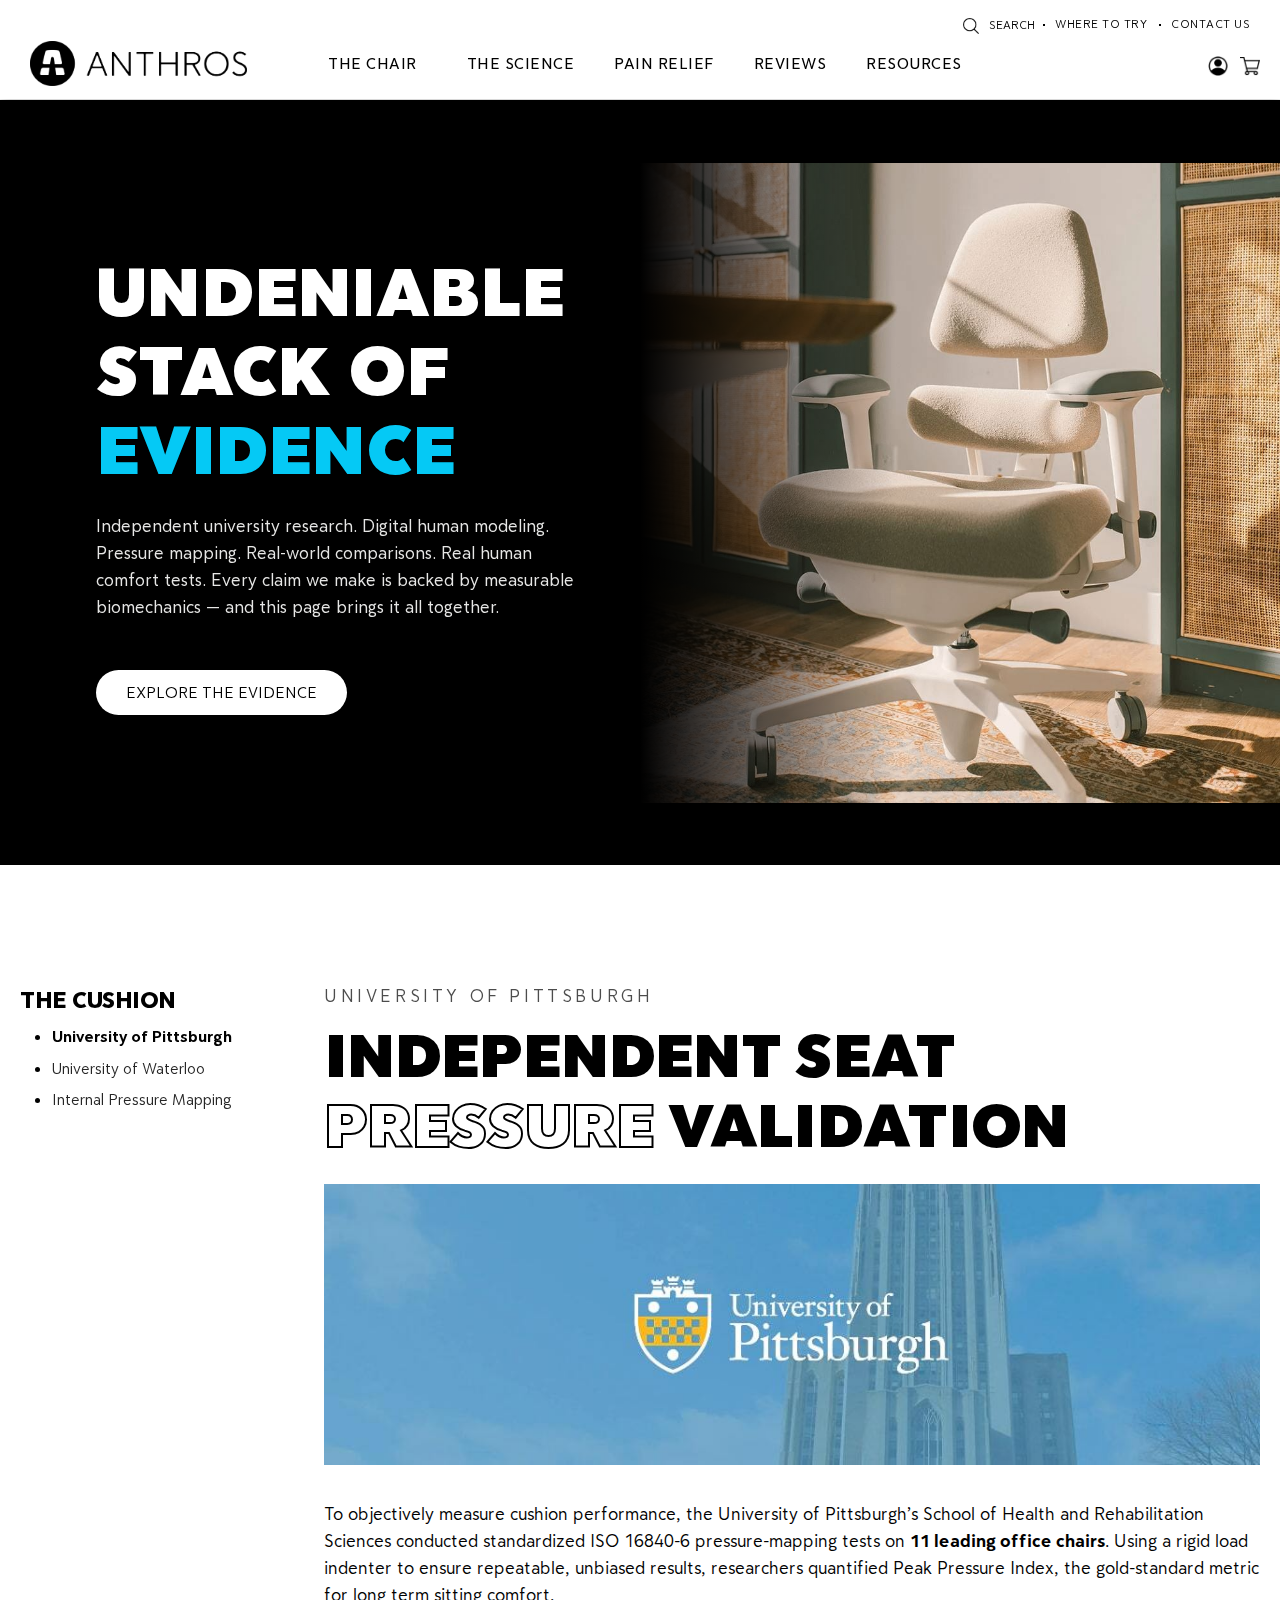
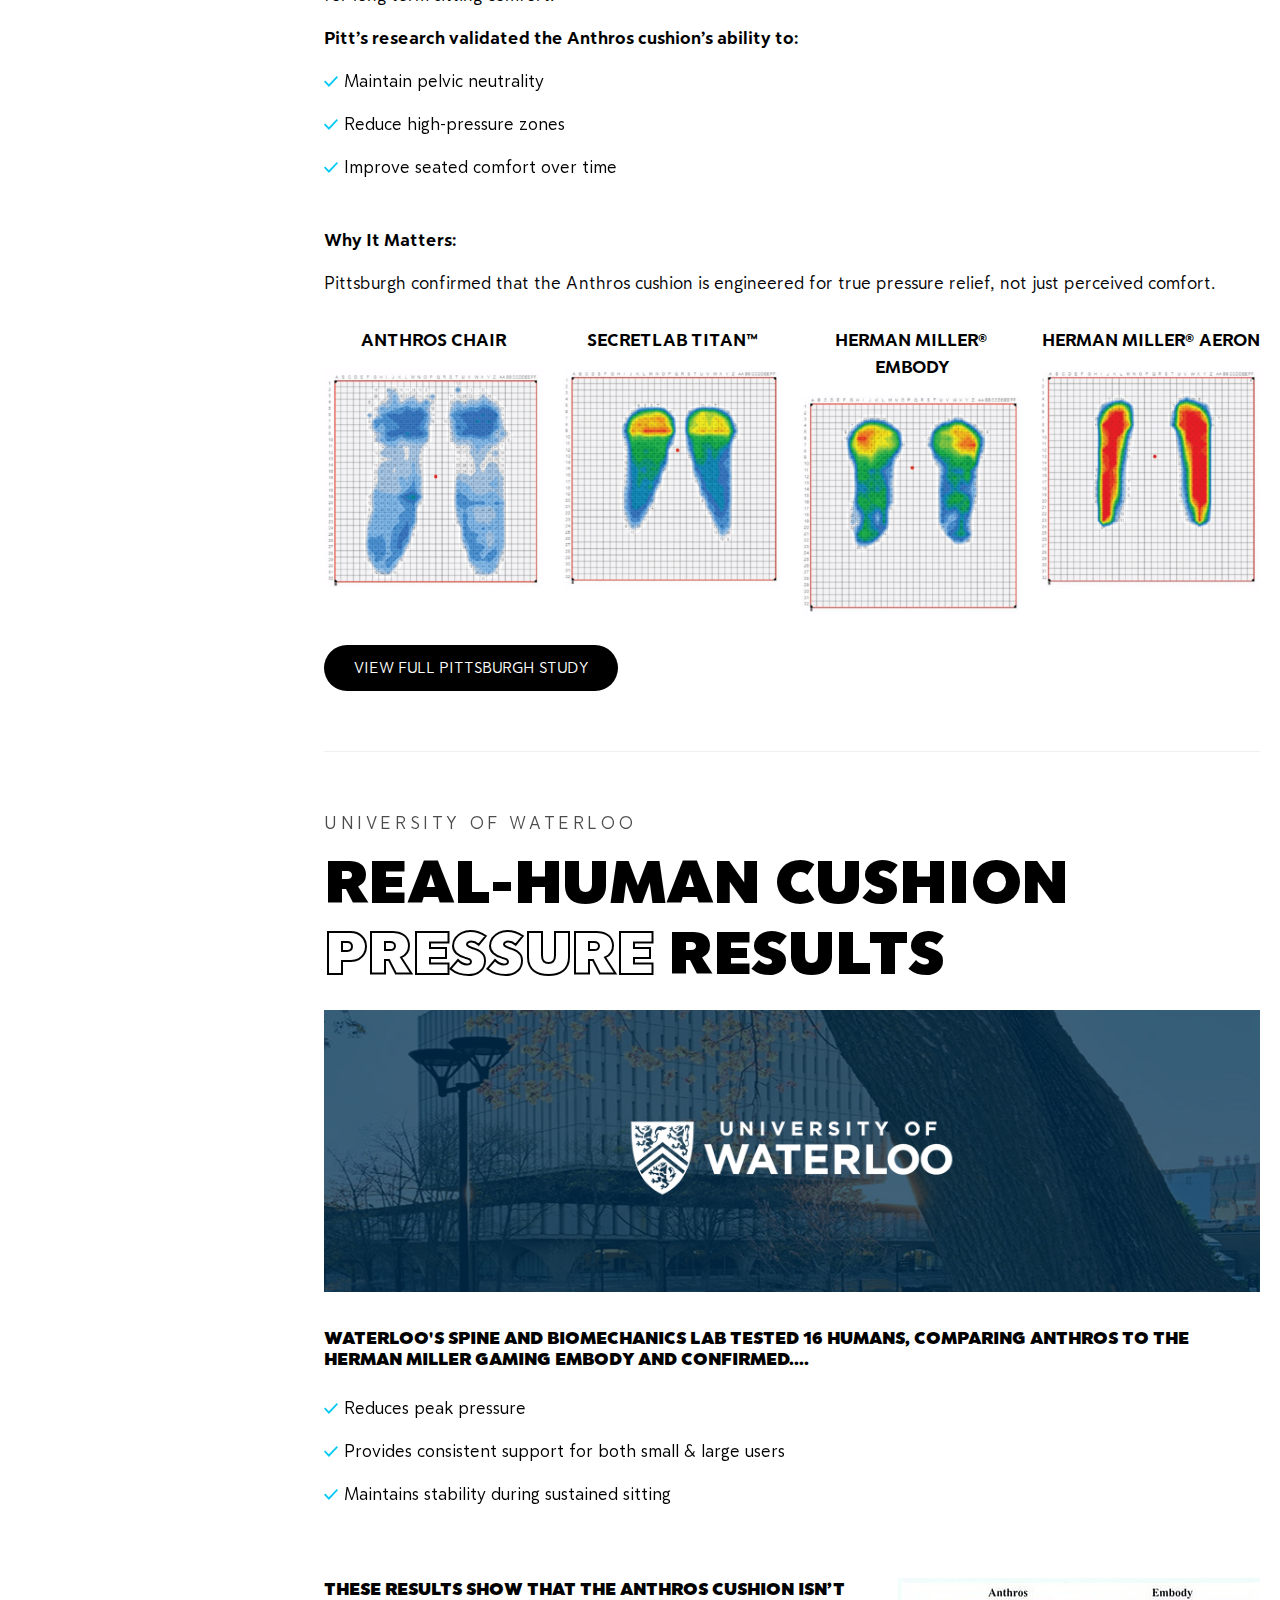
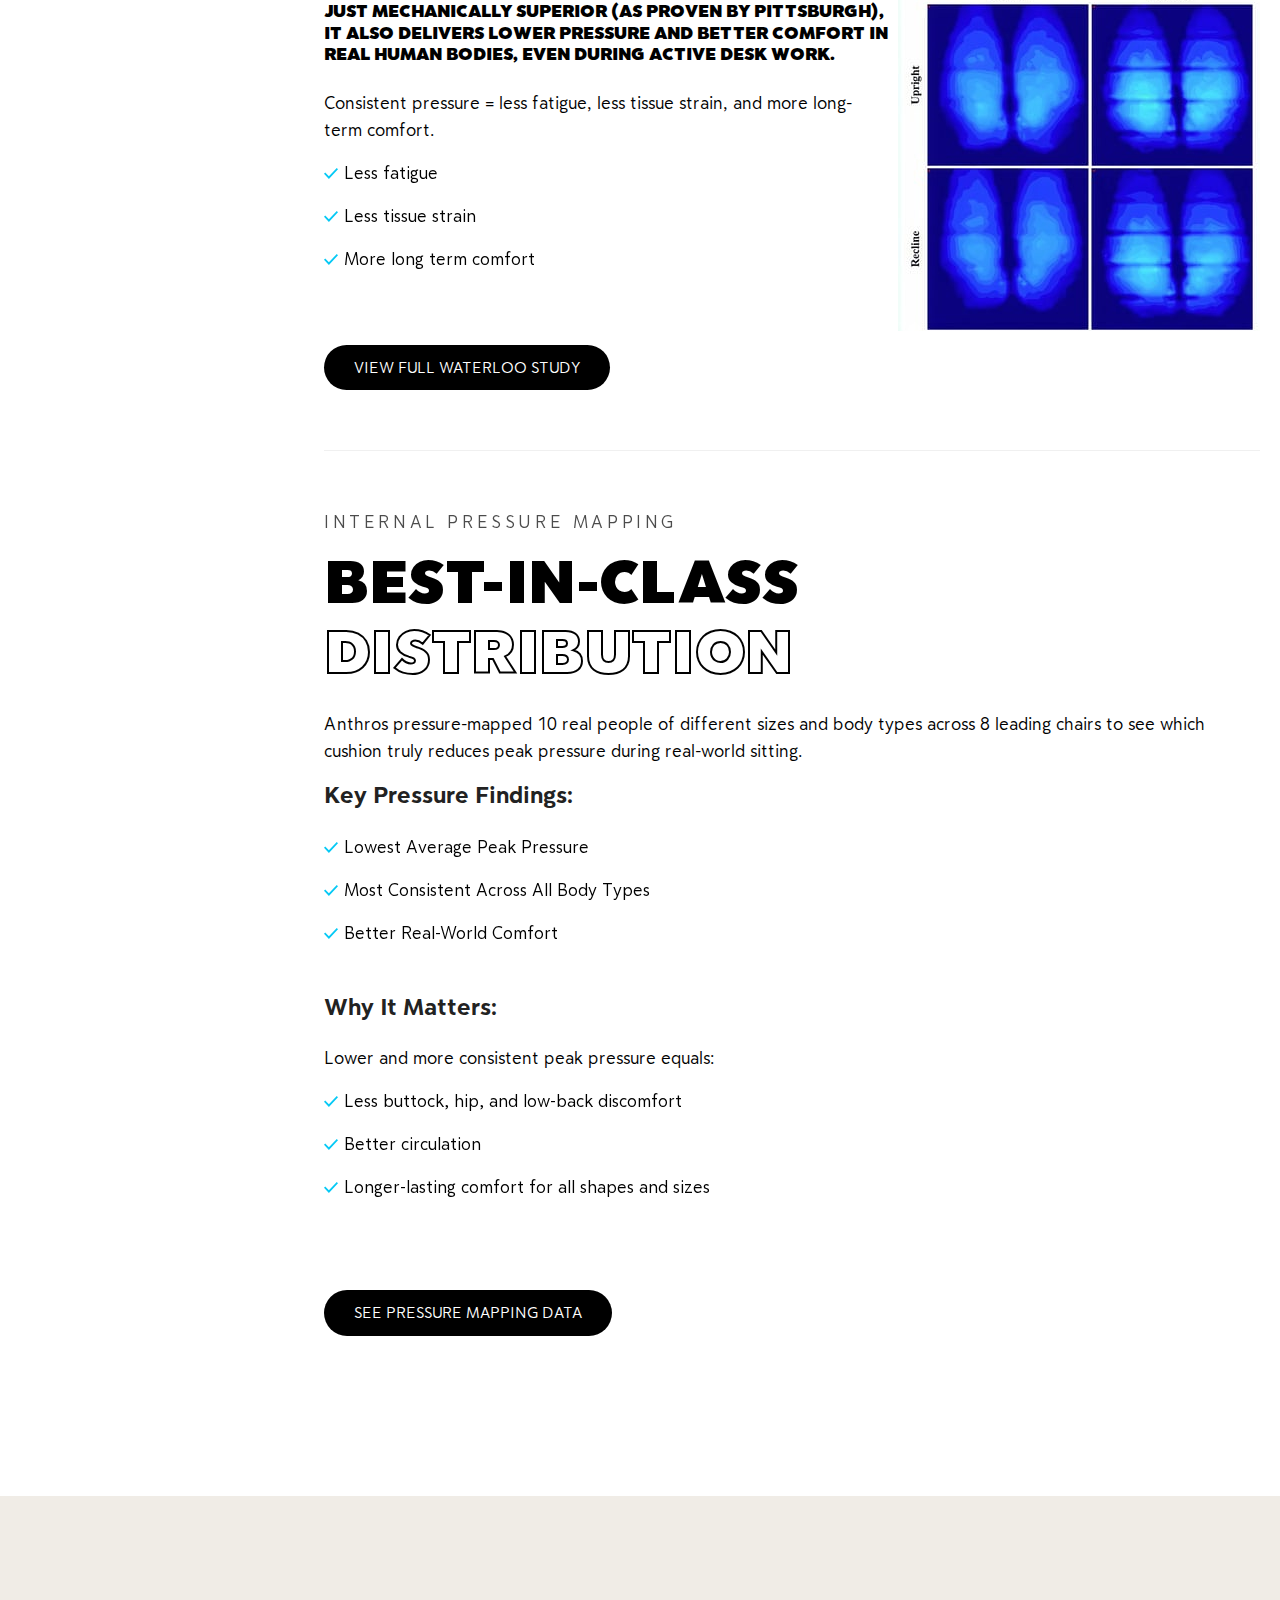
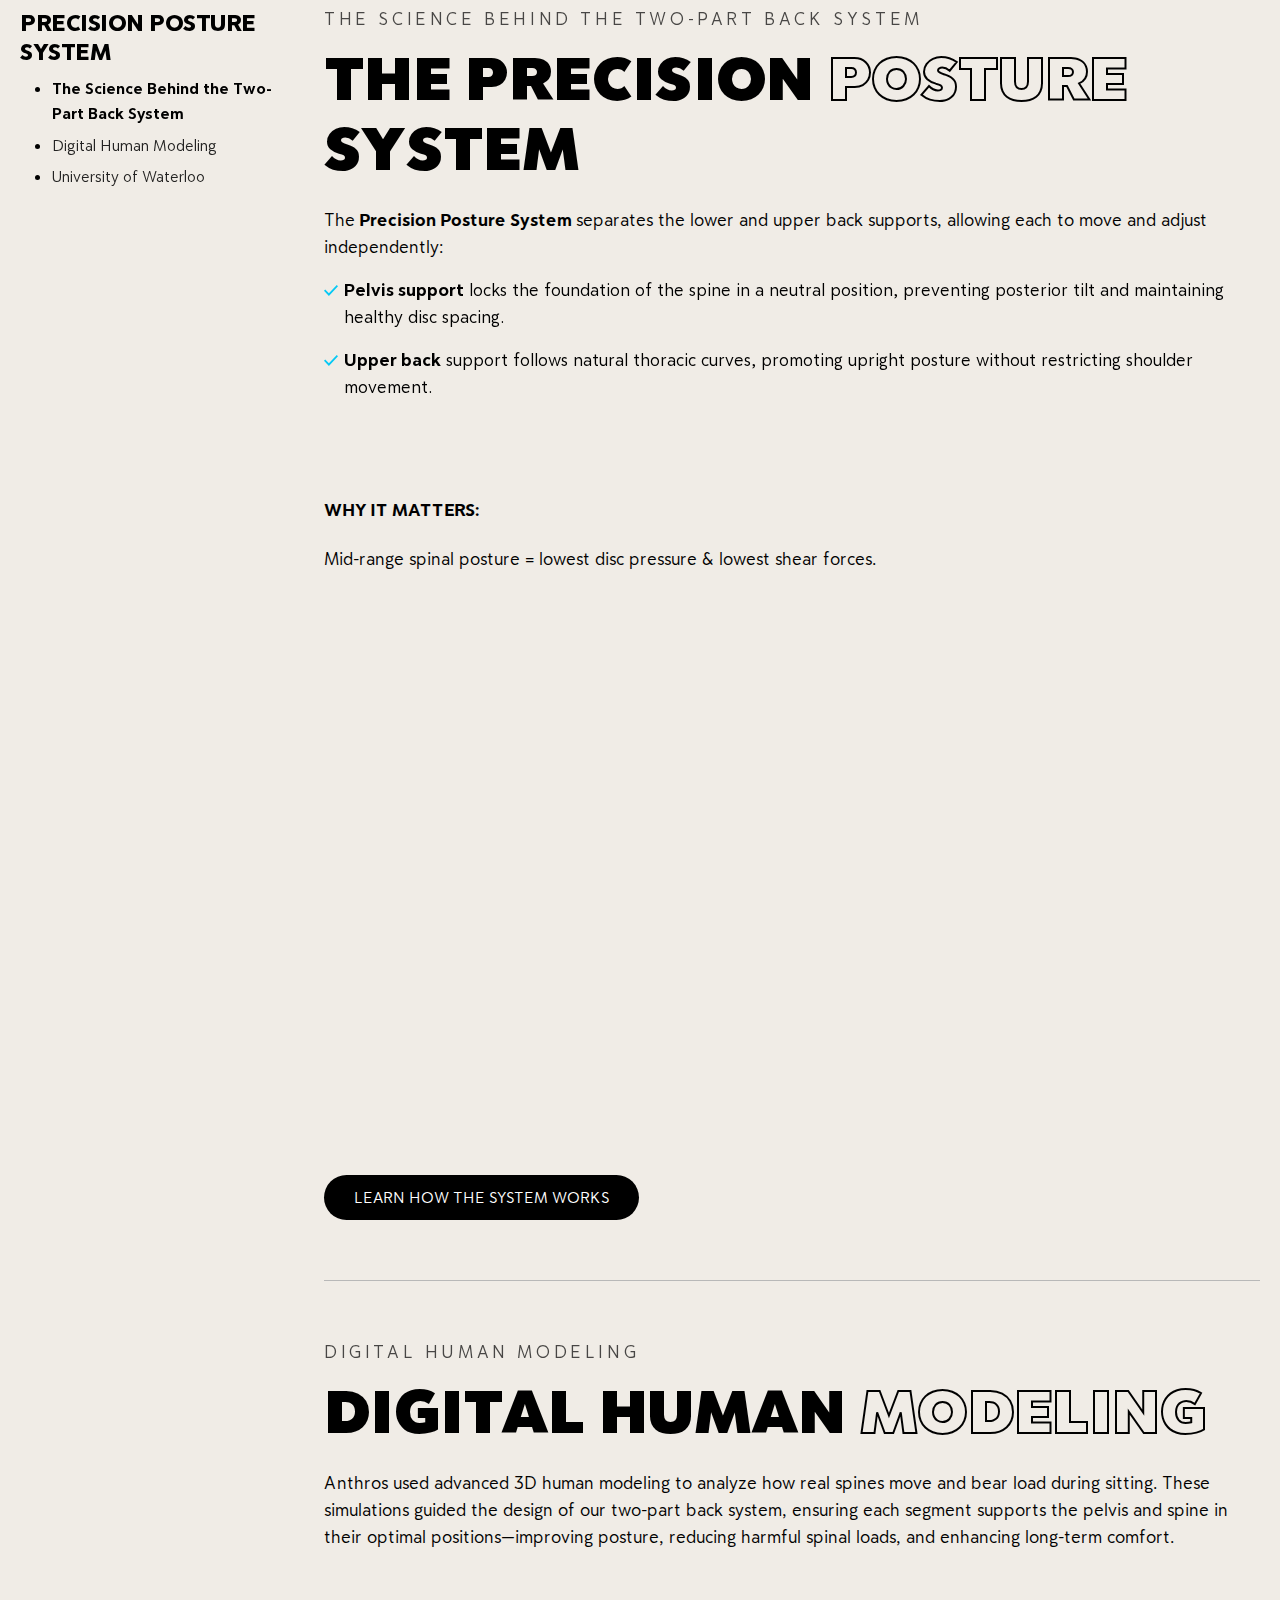
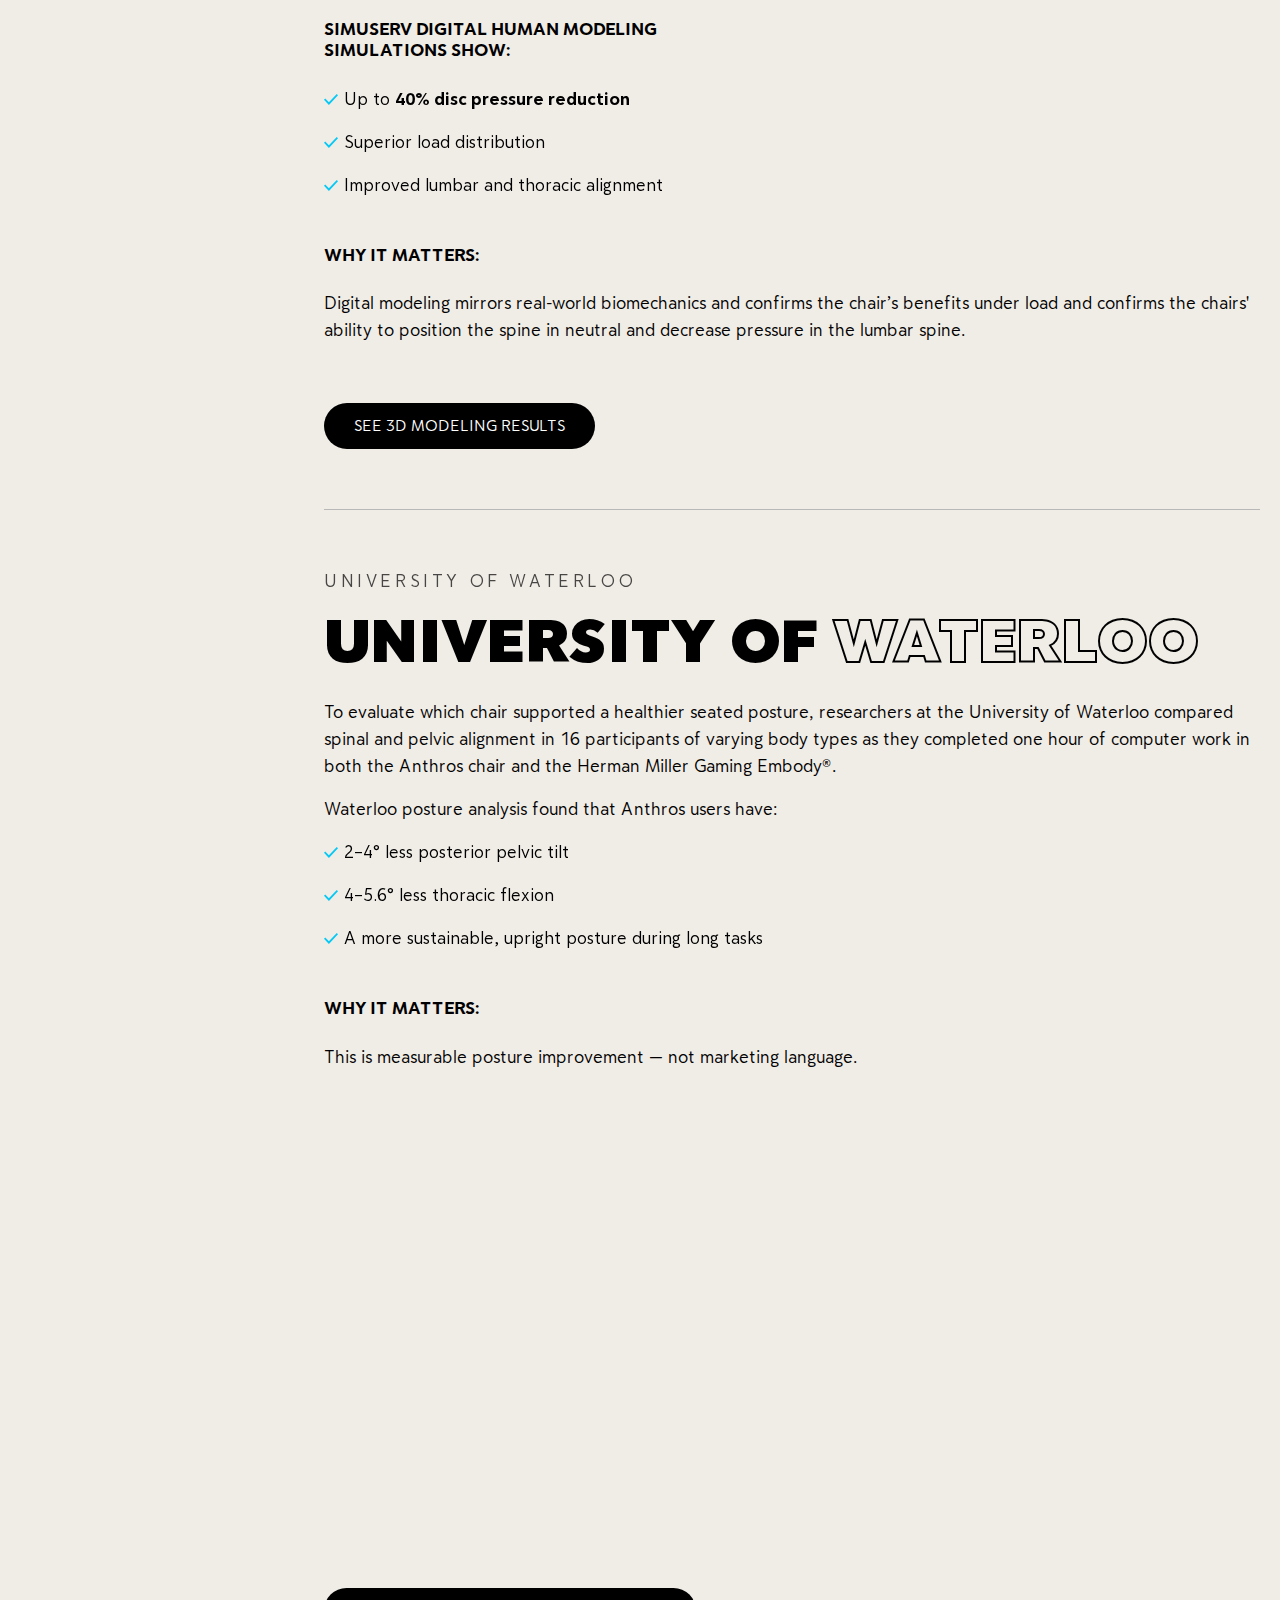
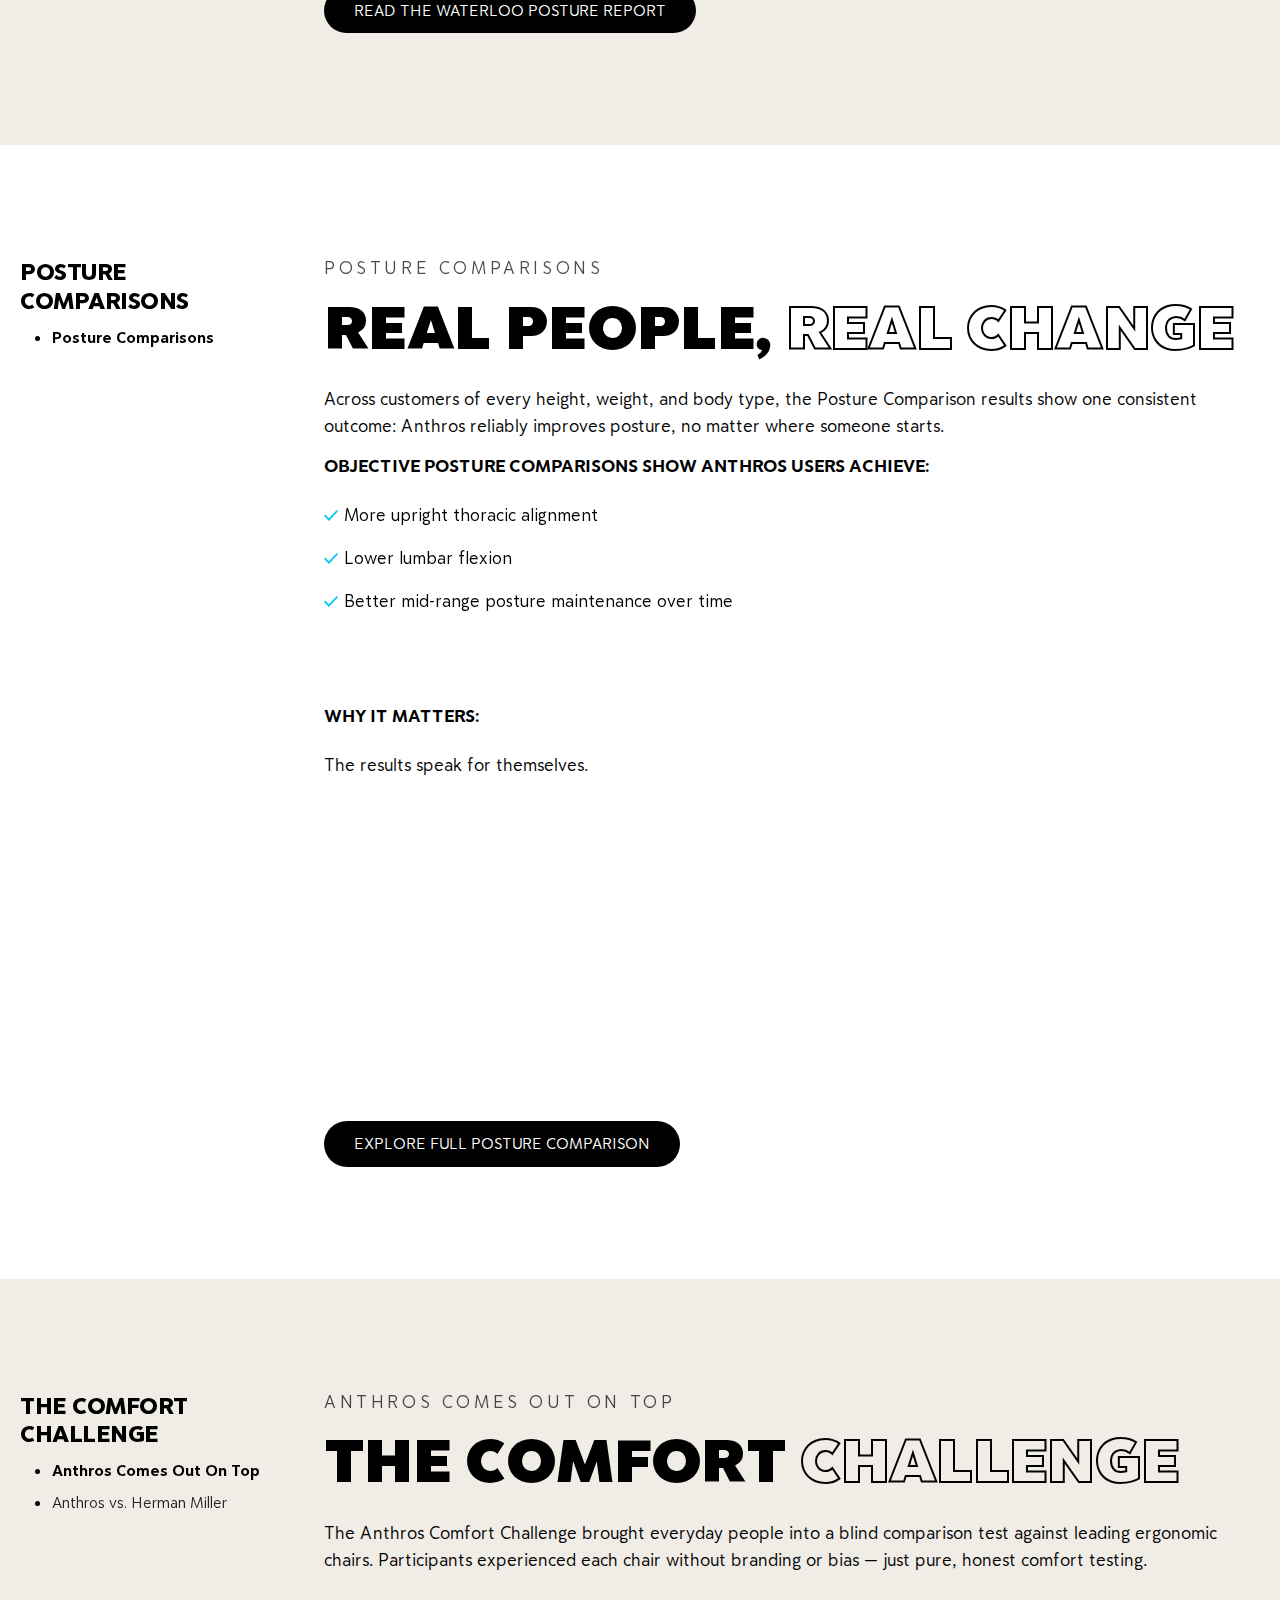
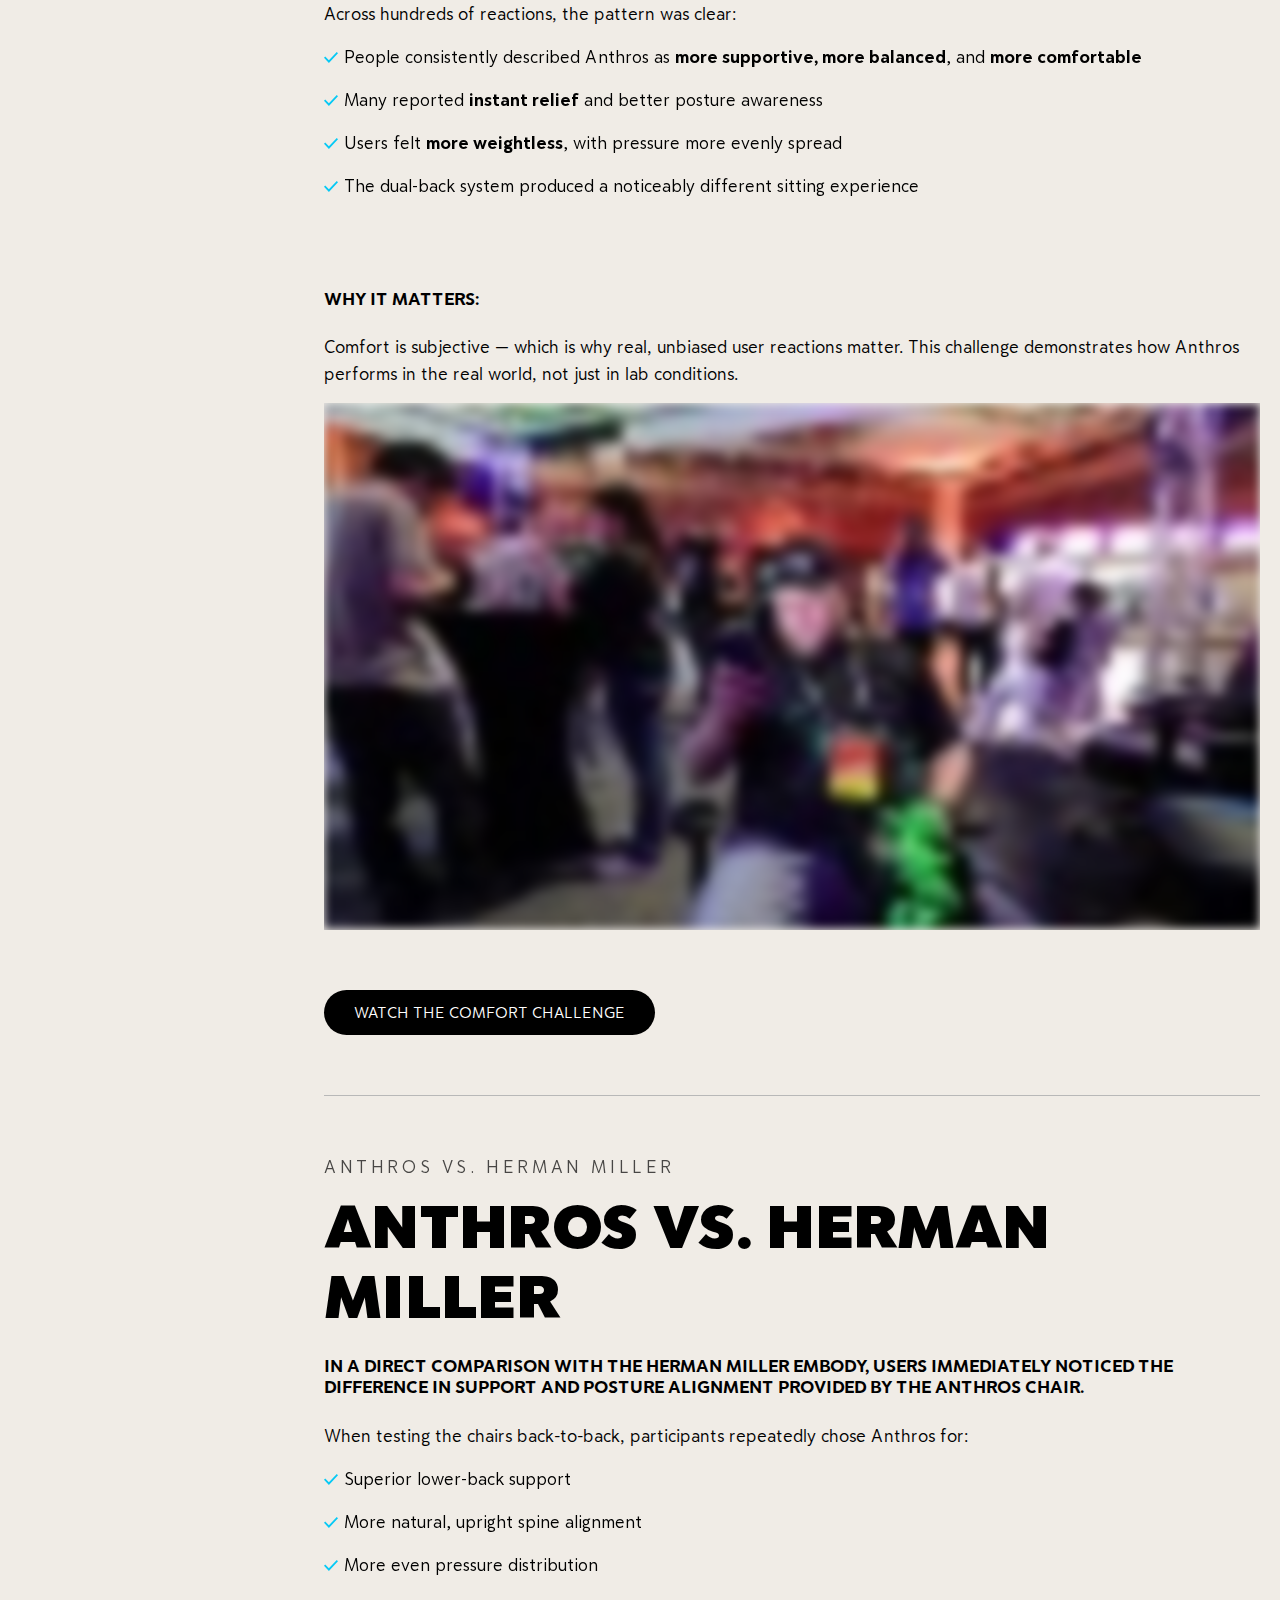
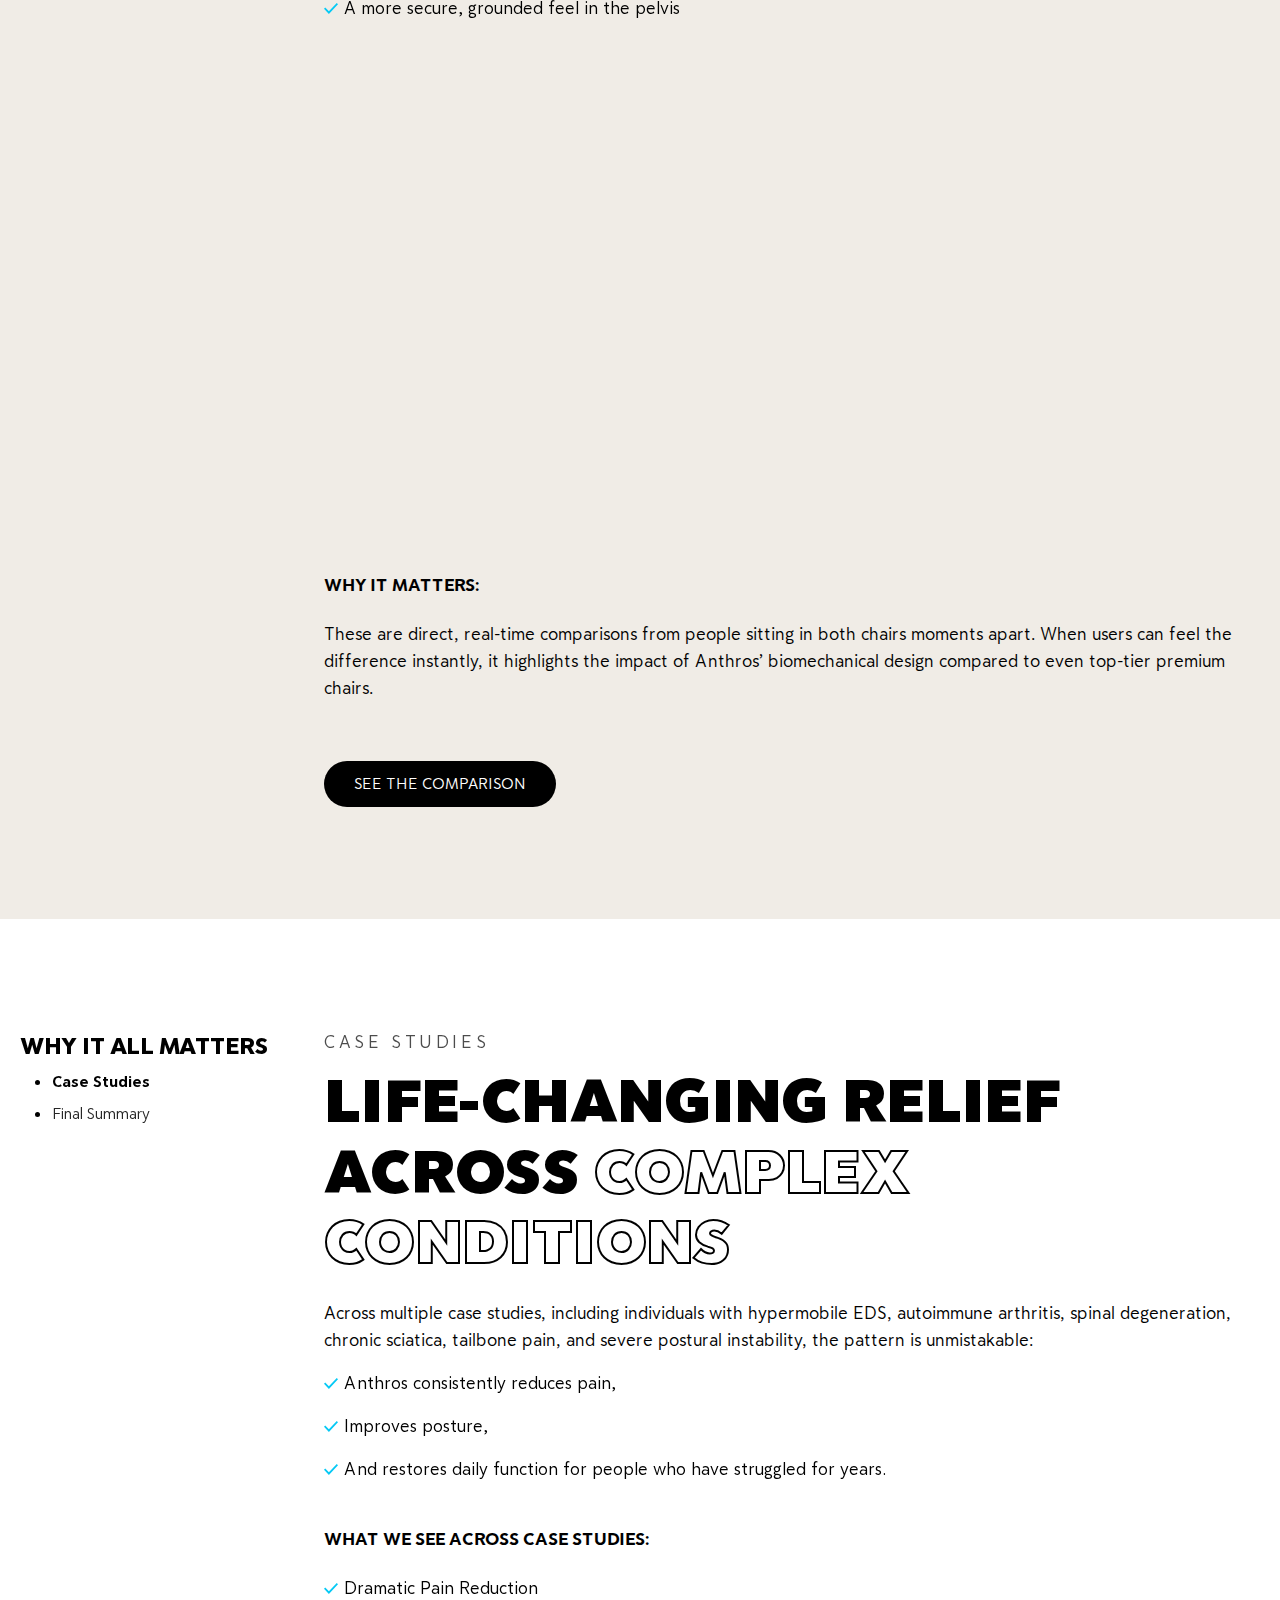
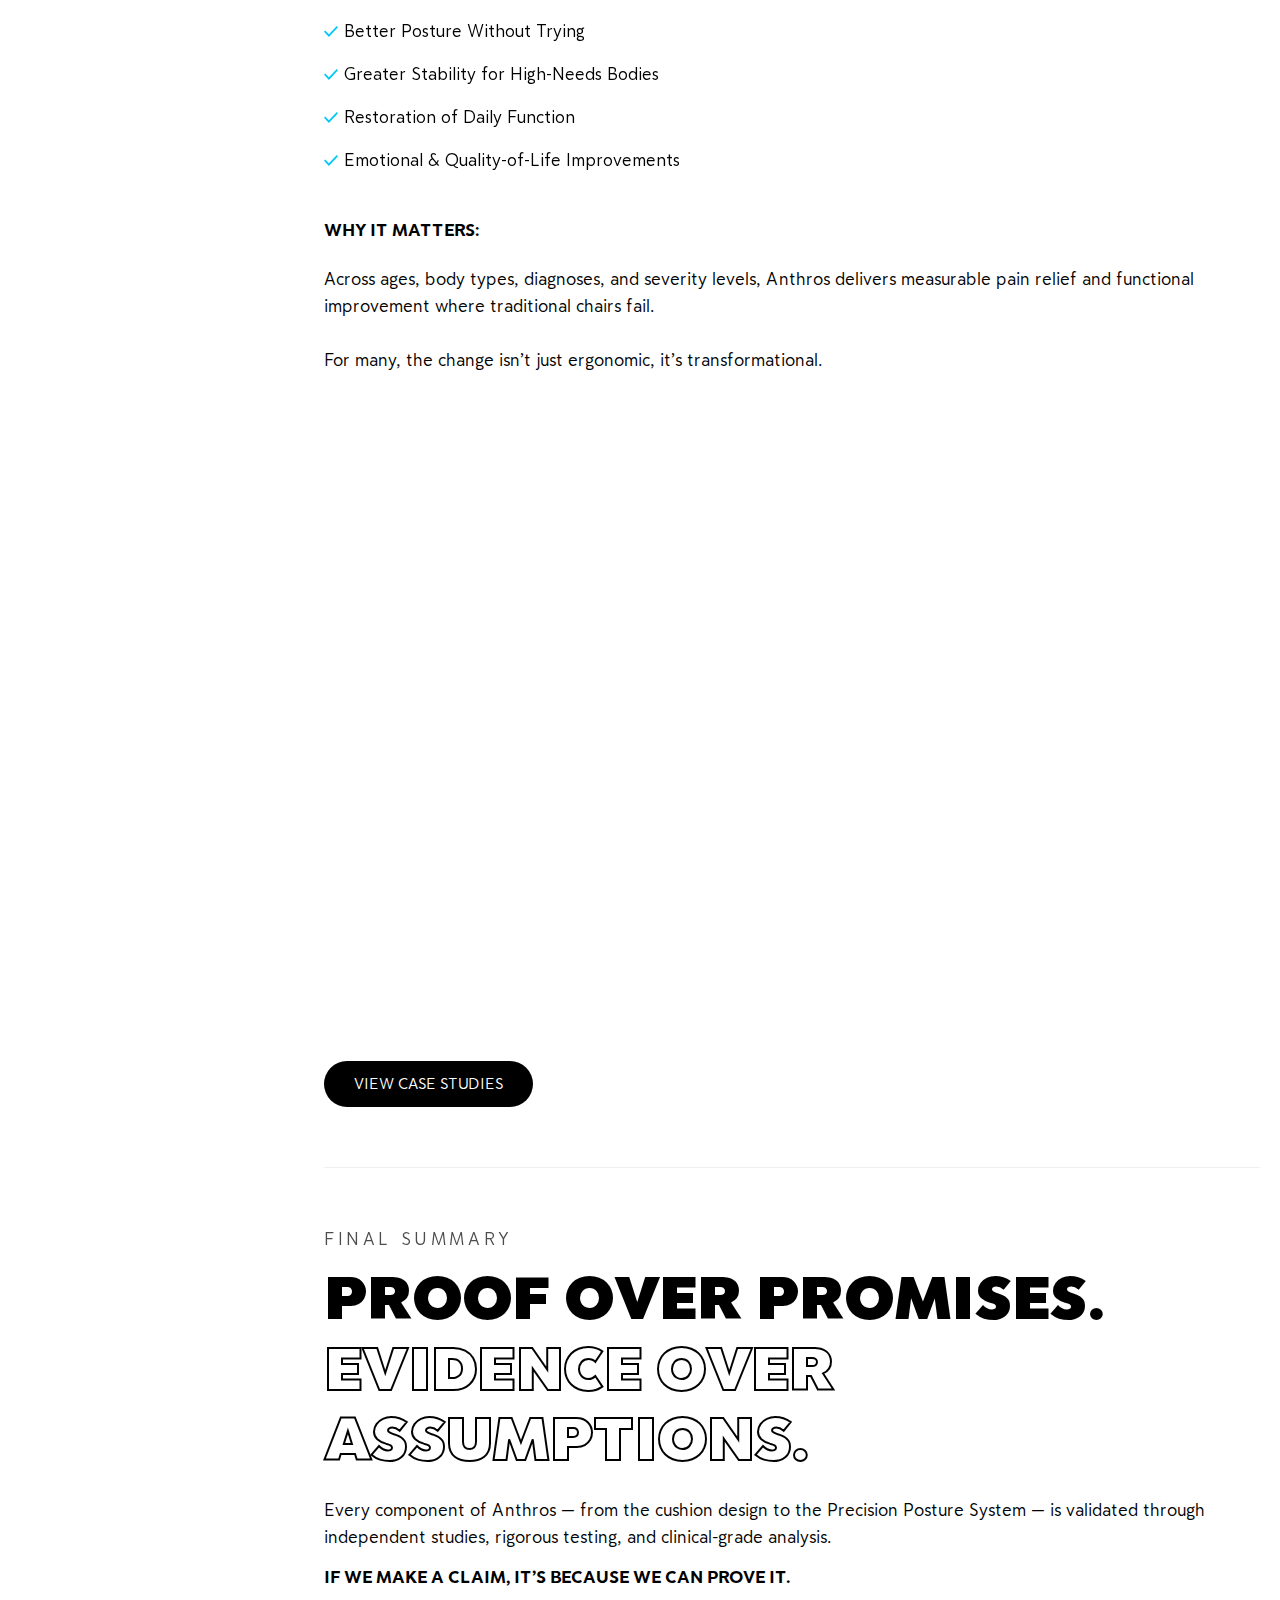
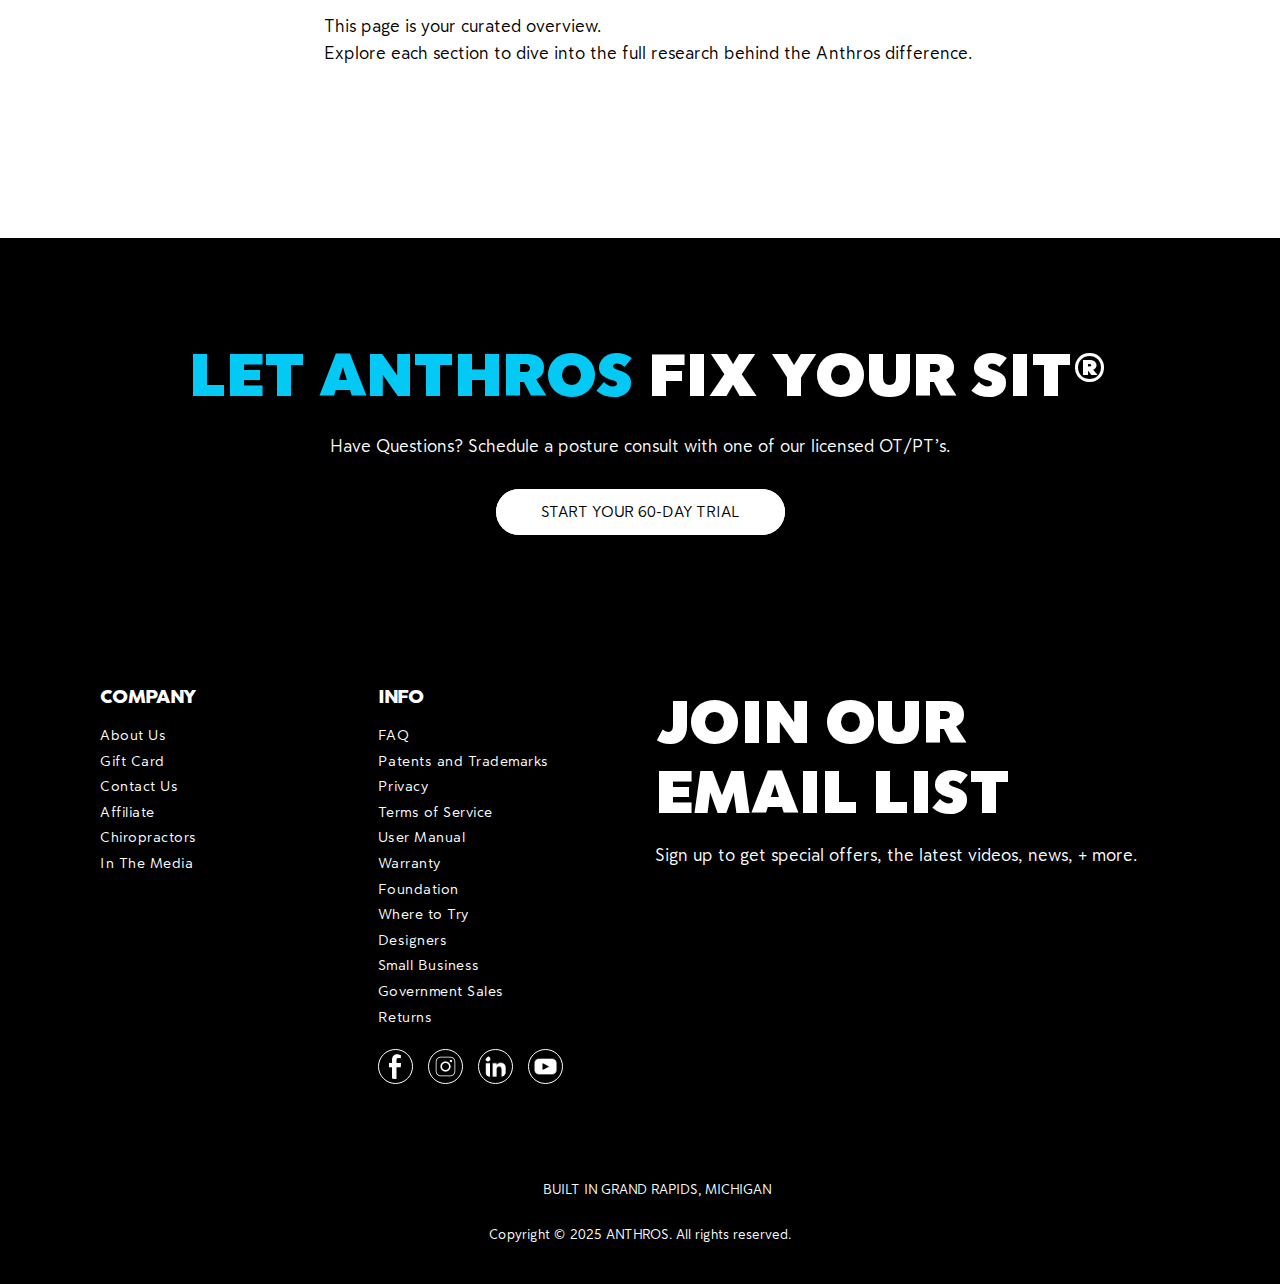
<file: research-and-evidence.html>
<!DOCTYPE html>

<html lang="en">
<head>
<!-- End heatmap.com snippet Code -->
<meta charset="utf-8"/>
<title>Anthros Chair Research: Independent University Testing &amp; Evidence</title>
<link href="assets/img/favicon_c8ca8f.png" rel="shortcut icon"/>
<meta content="See the independent data backing the Anthros chair. Review University of Pittsburgh pressure mapping results, Waterloo posture analysis, and comparisons vs. Herman Miller®" name="description"/>
<meta content="width=device-width, initial-scale=1" name="viewport"/>
<meta content="See the independent data backing the Anthros chair. Review University of Pittsburgh pressure mapping results, Waterloo posture analysis, and comparisons vs. Herman Miller®" property="og:description"/>
<meta content="Anthros Chair Research: Independent University Testing &amp; Evidence" property="og:title"/>
<meta content="See the independent data backing the Anthros chair. Review University of Pittsburgh pressure mapping results, Waterloo posture analysis, and comparisons vs. Herman Miller®" name="twitter:description"/>
<meta content="Anthros Chair Research: Independent University Testing &amp; Evidence" name="twitter:title"/>
<style>
a.cta_button{-moz-box-sizing:content-box !important;-webkit-box-sizing:content-box !important;box-sizing:content-box !important;vertical-align:middle}.hs-breadcrumb-menu{list-style-type:none;margin:0px 0px 0px 0px;padding:0px 0px 0px 0px}.hs-breadcrumb-menu-item{float:left;padding:10px 0px 10px 10px}.hs-breadcrumb-menu-divider:before{content:'›';padding-left:10px}.hs-featured-image-link{border:0}.hs-featured-image{float:right;margin:0 0 20px 20px;max-width:50%}@media (max-width: 568px){.hs-featured-image{float:none;margin:0;width:100%;max-width:100%}}.hs-screen-reader-text{clip:rect(1px, 1px, 1px, 1px);height:1px;overflow:hidden;position:absolute !important;width:1px}
</style>
<style>
/*  .menu>ul>li a, div.right_nav .search-icon-btn p, .navigation-bar.fixNav .right_nav a, .navigation-bar.fixNav .right_nav p, .navigation-bar.fixNav ul li, .navigation-bar.fixNav ul.left_nav a, .right_nav a {color: #fff !important;}
.right_menu ul li img, .navigation-bar a.logo img, div.right_menu .shop_now_btn
{
    filter: none !important;
}
.search-icon-btn img {
    filter: invert(1);
}
div.navigation-bar {
    background: #000 !important;
   position: sticky !important;
} */
 .contained {
    padding: 16px;
    background: #fff;
    border-radius: 8px;
}

.contained h4 {
    text-transform: uppercase;
    letter-spacing: -0.4px;
    font-size: 20px;
}
  .blue-txt{
  color: #05C9F5;
}
div.footer-row-0-background-layers {
    background-color: #000 !important;
    background-image: none !important;
}
  @media screen and (min-width: 769px){
  main#main-content {
    margin-top: 100px;
}
  }
  @media screen and (max-width: 959px){
  div.right_nav a {
    color: inherit;
}
div.right_menu {
    right: 80px;
}
a.menu-mobile {
    padding: 15px 13px;
}}
</style>
<link href="assets/css/template_main.min_2379d2.css" rel="stylesheet"/>
<link href="assets/css/template_theme-overrides.min_7b55a0.css" rel="stylesheet"/>
<link href="assets/css/template_child.min.css" rel="stylesheet"/>
<link href="assets/css/module_Custom_Footer.min_11bc89.css" rel="stylesheet"/>
<link href="assets/css/module_Custom_Header.min_d77928.css" rel="stylesheet"/>
<link href="assets/css/module_Banner_Media_background.min.css" rel="stylesheet"/>
<link href="assets/css/module_Side_Bar_Navigation_-_Main_content.min.css" rel="stylesheet"/>
<style>
      #hs-button_widget_1768843274250 {
        
          
          display: inline-block;
        
        background-color: rgba(255, 255, 255,1.0);
        color: #000000;
        
        font-style: normal; font-weight: normal; text-decoration: none;
        
          padding-top: 10px;
          padding-bottom: 10px;
        
        
          padding-left: 45px;
          padding-right: 45px;
        
      }
      #hs-button_widget_1768843274250:hover {
        background-color: rgba(204, 204, 204,0.0);
        color: rgba(0, 0, 0,1.0);
        
          padding-top: 10px;
          padding-bottom: 10px;
        
        
          padding-left: 45px;
          padding-right: 45px;
        

      }
    </style>
<style>
  @font-face {
    font-family: "Prompt";
    font-weight: 700;
    font-style: normal;
    font-display: swap;
    src: url("assets/fonts/700_0bf07e.woff2") format("woff2"), url("assets/fonts/700_776b0e.woff") format("woff");
  }
  @font-face {
    font-family: "Prompt";
    font-weight: 600;
    font-style: normal;
    font-display: swap;
    src: url("assets/fonts/600_1153e4.woff2") format("woff2"), url("assets/fonts/600_fa349b.woff") format("woff");
  }
  @font-face {
    font-family: "Prompt";
    font-weight: 400;
    font-style: normal;
    font-display: swap;
    src: url("assets/fonts/regular_bc4c31.woff2") format("woff2"), url("assets/fonts/regular_b3c394.woff") format("woff");
  }
  @font-face {
    font-family: "Prompt";
    font-weight: 700;
    font-style: normal;
    font-display: swap;
    src: url("assets/fonts/700_0bf07e.woff2") format("woff2"), url("assets/fonts/700_776b0e.woff") format("woff");
  }
</style>
<!-- Editor Styles -->
<style id="hs_editor_style" type="text/css">
#hs_cos_wrapper_widget_1768843274250  { background-color: #FFFFFF !important; background-image: none !important; border-color: #FFFFFF !important; border-radius: 100px !important; display: block !important; margin-top: 30px !important }
#hs_cos_wrapper_widget_1768843274250  { background-color: #FFFFFF !important; background-image: none !important; border-color: #FFFFFF !important; border-radius: 100px !important; display: block !important; margin-top: 30px !important }
.dnd_area-row-0-force-full-width-section > .row-fluid {
  max-width: none !important;
}
.dnd_area-row-1-max-width-section-centering > .row-fluid {
  max-width: 1360px !important;
  margin-left: auto !important;
  margin-right: auto !important;
}
.dnd_area-row-2-max-width-section-centering > .row-fluid {
  max-width: 1360px !important;
  margin-left: auto !important;
  margin-right: auto !important;
}
.dnd_area-row-3-max-width-section-centering > .row-fluid {
  max-width: 1360px !important;
  margin-left: auto !important;
  margin-right: auto !important;
}
.dnd_area-row-4-max-width-section-centering > .row-fluid {
  max-width: 1360px !important;
  margin-left: auto !important;
  margin-right: auto !important;
}
.dnd_area-row-5-max-width-section-centering > .row-fluid {
  max-width: 1360px !important;
  margin-left: auto !important;
  margin-right: auto !important;
}
.widget_1768843274250-flexbox-positioning {
  display: -ms-flexbox !important;
  -ms-flex-direction: column !important;
  -ms-flex-align: center !important;
  -ms-flex-pack: start;
  display: flex !important;
  flex-direction: column !important;
  align-items: center !important;
  justify-content: flex-start;
}
.widget_1768843274250-flexbox-positioning > div {
  max-width: 100%;
  flex-shrink: 0 !important;
}
.footer-row-0-max-width-section-centering > .row-fluid {
  max-width: 1440px !important;
  margin-left: auto !important;
  margin-right: auto !important;
}
/* HubSpot Styles (default) */
.dnd_area-row-0-padding {
  padding-top: 0px !important;
  padding-bottom: 0px !important;
  padding-left: 0px !important;
  padding-right: 0px !important;
}
.dnd_area-row-0-background-layers {
  background-image: linear-gradient(rgba(0, 0, 0, 1), rgba(0, 0, 0, 1)) !important;
  background-position: left top !important;
  background-size: auto !important;
  background-repeat: no-repeat !important;
}
.dnd_area-row-1-padding {
  padding-top: 120px !important;
  padding-bottom: 160px !important;
}
.dnd_area-row-2-padding {
  padding-top: 112px !important;
  padding-bottom: 112px !important;
}
.dnd_area-row-2-background-layers {
  background-image: linear-gradient(rgba(240, 236, 230, 1), rgba(240, 236, 230, 1)) !important;
  background-position: left top !important;
  background-size: auto !important;
  background-repeat: no-repeat !important;
}
.dnd_area-row-3-padding {
  padding-top: 112px !important;
  padding-bottom: 112px !important;
}
.dnd_area-row-4-padding {
  padding-top: 112px !important;
  padding-bottom: 112px !important;
}
.dnd_area-row-4-background-layers {
  background-image: linear-gradient(rgba(240, 236, 230, 1), rgba(240, 236, 230, 1)) !important;
  background-position: left top !important;
  background-size: auto !important;
  background-repeat: no-repeat !important;
}
.dnd_area-row-5-padding {
  padding-top: 112px !important;
  padding-bottom: 112px !important;
}
.dnd_area-row-6-background-layers {
  background-image: linear-gradient(rgba(0, 0, 0, 1), rgba(0, 0, 0, 1)) !important;
  background-position: left top !important;
  background-size: auto !important;
  background-repeat: no-repeat !important;
}
.footer-row-0-padding {
  padding-top: 20px !important;
  padding-bottom: 20px !important;
  padding-left: 20px !important;
  padding-right: 20px !important;
}
.footer-row-0-background-layers {
  background-image: linear-gradient(rgba(41, 47, 54, 1), rgba(41, 47, 54, 1)) !important;
  background-position: left top !important;
  background-size: auto !important;
  background-repeat: no-repeat !important;
}
/* HubSpot Styles (mobile) */
@media (max-width: 767px) {
  .footer-row-0-padding {
    padding-top: 20px !important;
    padding-bottom: 20px !important;
    padding-left: 20px !important;
    padding-right: 20px !important;
  }
}
</style>
<link href="https://www.anthros.com/research-and-evidence" rel="canonical"/>
<!-- Conditional Featured Image -->
<!-- Meta Tags -->
<!-- Preload Critical Resources -->
<link as="font" href="assets/fonts/ClarikaProGrot-Rg_5788f5.woff2" rel="preload" type="font/woff2"/>
<link as="font" href="assets/fonts/ClarikaProGrot-Bd_e8170c.woff2" rel="preload" type="font/woff2"/>
<link as="font" href="assets/fonts/ClarikaProGrot-Dm_11c7e9.woff2" rel="preload" type="font/woff2"/>
<!-- DNS Prefetch for External Resources -->
<style>
  /* Font Declarations - All Required Weights */
  @font-face {
    font-family: 'Clarika Pro Grotesque';
    src: url("assets/fonts/ClarikaProGrot-Lt_6ed435.woff2") format('woff2'),
         url("assets/fonts/ClarikaProGrot-Lt_33d601.woff") format('woff');
    font-weight: 300;
    font-style: normal;
    font-display: swap;
  }
  
  @font-face {
    font-family: 'Clarika Pro Grotesque';
    src: url("assets/fonts/ClarikaProGrot-Rg_5788f5.woff2") format('woff2'),
         url("assets/fonts/ClarikaProGrot-Rg_a24e84.woff") format('woff');
    font-weight: 400;
    font-style: normal;
    font-display: swap;
  }
  
  @font-face {
    font-family: 'Clarika Pro Grotesque';
    src: url("assets/fonts/ClarikaProGrot-Md_cdaab7.woff2") format('woff2'),
         url("assets/fonts/ClarikaProGrot-Md_ba7f12.woff") format('woff');
    font-weight: 500;
    font-style: normal;
    font-display: swap;
  }
  
  @font-face {
    font-family: 'Clarika Pro Grotesque';
    src: url("assets/fonts/ClarikaProGrot-Dm_11c7e9.woff2") format('woff2'),
         url("assets/fonts/ClarikaProGrot-Dm_d792fd.woff") format('woff');
    font-weight: 600;
    font-style: normal;
    font-display: swap;
  }
  
  @font-face {
    font-family: 'Clarika Pro Grotesque';
    src: url("assets/fonts/ClarikaProGrot-Bd_e8170c.woff2") format('woff2'),
         url("assets/fonts/ClarikaProGrot-Bd_1f0c34.woff") format('woff');
    font-weight: 700;
    font-style: normal;
    font-display: swap;
  }
  
  @font-face {
    font-family: 'Clarika Pro Grotesque';
    src: url("assets/fonts/ClarikaProGrot-Hvy_e2fb26.woff2") format('woff2'),
         url("assets/fonts/ClarikaProGrot-Hvy_ebbff7.woff") format('woff');
    font-weight: 800;
    font-style: normal;
    font-display: swap;
  }
  
  @font-face {
    font-family: 'Clarika Pro Grotesque';
    src: url("assets/fonts/ClarikaProGrot-Blk_8394df.woff2") format('woff2'),
         url("assets/fonts/ClarikaProGrot-Blk_088320.woff") format('woff');
    font-weight: 900;
    font-style: normal;
    font-display: swap;
  }

  /* Base Typography */
  a, body, h1, h2, h3, h4, h5, h6, li, p, ul {
    font-family: 'Clarika Pro Grotesque', -apple-system, BlinkMacSystemFont, 'Segoe UI', Roboto, sans-serif !important;
  }
  
  p, h1, h2, h3, h4, h5, h6 {
    color: #222;
  }

  body, p {
    font-family: 'Clarika Pro Grotesque';
    font-weight: normal;
  }

  h1, h2, h3, h4, h5 {
    font-family: 'Clarika Pro Grotesque';
  }

  /* Layout Styles */
  .modules_slides_horizontal {
    height: auto;
    overflow-y: unset;
  }

  .module_slides_btn {
    display: none;
  }

  .testmohan {
    display: none;
  }

  /* Header Positioning */
  .row-fluid-wrapper.row-depth-1.row-number-1.header-top-row-0-background-color.dnd-section.header-top-row-0-force-full-width-section.header-top-row-0-vertical-alignment {
    position: absolute;
    top: 30px;
    left: 0;
    width: 100%;
    z-index: 1;
    background: transparent !important;
  }

  .row-fluid-wrapper.row-depth-1.row-number-1.header-top-row-0-background-color.dnd-section.header-top-row-0-force-full-width-section.header-top-row-0-vertical-alignment > .row-fluid {
    width: 90%;
  }

  /* Back to Top Button */
  div#hs_cos_wrapper_widget_1658407310091 a {
    font-size: 30px;
    background: #7a7870 url("assets/img/up-arrow-white_12bd0c.png") no-repeat center center;
    width: 40px;
    height: 40px;
    color: transparent;
    border-radius: 50px;
    position: fixed;
    right: 20px;
    bottom: 30px;
    z-index: 99999;
    background-size: 17px;
  }

  /* Mobile Responsive */
  @media screen and (max-width:767px) {
    .modules_slides_horizontal {
      overflow-y: auto;
      min-height: inherit;
      max-height: inherit;
      height: auto;
    }

    .row-fluid-wrapper.row-depth-1.row-number-1.header-top-row-0-background-color.dnd-section.header-top-row-0-force-full-width-section.header-top-row-0-vertical-alignment > .row-fluid {
      width: 90%;
      align-items: center;
      display: flex;
    }

    .row-fluid-wrapper.row-depth-1.row-number-1.header-top-row-0-background-color.dnd-section.header-top-row-0-force-full-width-section.header-top-row-0-vertical-alignment > .row-fluid .span6:nth-child(1) {
      width: 80%;
    }

    .row-fluid-wrapper.row-depth-1.row-number-1.header-top-row-0-background-color.dnd-section.header-top-row-0-force-full-width-section.header-top-row-0-vertical-alignment > .row-fluid .span6:nth-child(2) {
      width: 20%;
    }

    .row-fluid-wrapper.row-depth-1.row-number-1.header-top-row-0-background-color.dnd-section.header-top-row-0-force-full-width-section.header-top-row-0-vertical-alignment > .row-fluid .span6:nth-child(1) img {
      max-width: 70px !important;
    }
  }
</style>
<!-- Consolidated Tracking Configuration -->
<!-- Facebook Pixel -->
<noscript>
    &lt;img height="1" width="1" style="display:none" src="https://www.facebook.com/tr?id=504287414635989&amp;amp;ev=PageView&amp;amp;noscript=1"&gt; 
  </noscript>
<!-- Delayed Loading of Non-Critical Scripts -->
<!-- jQuery and Custom Scripts -->
<script src="assets/js/jquery-3.6.0.min_3a66d0.js"></script>
<script>
$(document).ready(function(){
  // Scroll to top functionality
  $("#hs-button_widget_1658407310091").click(function() {
    $("html, body").animate({ scrollTop: 0 }, "slow");
    return false;
  });
  
  // Optimized CTA Text Changer Function
  function changeCTAText() {
    // Helper function to check if element should be skipped
    function shouldSkip($el) {
      // Check for main nav button
      if ($el.attr('id') === 'cta_button_20676444_8fa5d0ba-a2fd-4482-9425-52c4ecd175fa' || 
          $el.attr('id') === 'cta_button_20676444_aa9f902e-bea6-44db-b551-b18560b8c4a0' ||
          $el.closest('#hs-cta-wrapper-dff1c2db-ed26-4b31-8500-fa3fe823447e').length ||
          $el.closest('#hs-cta-wrapper-806b32bf-0d4c-4049-b786-7a48396ddcbd').length) {
        return true;
      }

      // Check for factory-refurbished URL
      var href = $el.attr('href');
      if (href && href.includes('configurator.anthros.com/collections/factory-refurbished')) {
        return true;
      }

      return false;
    }
    
    // Only target CLICKABLE elements (a, button) - NOT spans or divs
    $('a, button').each(function() {
      if (shouldSkip($(this))) return;
      
      if ($(this).text().trim().toUpperCase() === 'SHOP NOW') {
        $(this).text('START 60 DAY TRIAL');
      }
    });
    
    // Specifically target HubSpot CTA links (not parent spans)
    $('.cta_button, .hs-cta-node a, a[id*="cta_button"]').each(function() {
      if (shouldSkip($(this))) return;
      
      if ($(this).text().trim().toUpperCase() === 'SHOP NOW') {
        $(this).text('START 60 DAY TRIAL');
      }
    });
    
    // Target by title attribute (only on links and buttons)
    $('a[title="SHOP NOW"], button[title="SHOP NOW"]').each(function() {
      if (shouldSkip($(this))) return;
      
      $(this).text('START 60 DAY TRIAL').attr('title', 'START 60 DAY TRIAL');
    });
    
    // Look inside HubSpot CTA wrappers for the actual link
    $('.hs-cta-wrapper, .hs-cta-node').each(function() {
      // Skip the main nav button wrapper
      if ($(this).attr('id') === 'hs-cta-wrapper-dff1c2db-ed26-4b31-8500-fa3fe823447e' ||
          $(this).closest('#hs-cta-wrapper-dff1c2db-ed26-4b31-8500-fa3fe823447e').length) {
        return;
      }
      
      var $link = $(this).find('a');
      if ($link.length) {
        if (shouldSkip($link)) return;
        
        if ($link.text().trim().toUpperCase() === 'SHOP NOW') {
          $link.text('START 60 DAY TRIAL');
        }
      }
    });
    
    // Target "Shop Anthros" buttons specifically
    $('a.shop-btn, .shop-btn').each(function() {
      if (shouldSkip($(this))) return;
      
      if ($(this).text().trim().toUpperCase() === 'SHOP ANTHROS') {
        $(this).text('START 60 DAY TRIAL');
      }
    });
    
    // Also catch any other "Shop" variations
    $('a, button').each(function() {
      if (shouldSkip($(this))) return;
      
      var text = $(this).text().trim().toUpperCase();
      if (text === 'SHOP ANTHROS' || text === 'SHOP') {
        $(this).text('START 60 DAY TRIAL');
      }
    });
  }
  
  // Run the function with delays
  changeCTAText();
  setTimeout(changeCTAText, 1000);
  setTimeout(changeCTAText, 3000);
  setTimeout(changeCTAText, 5000);
  
  // Observer for dynamically loaded content
  const observer = new MutationObserver(function() {
    setTimeout(changeCTAText, 200);
  });
  observer.observe(document.body, { childList: true, subtree: true });
});
</script>
<meta content="hubfs/Image%20(4).jpg" property="og:image"/>
<meta content="318" property="og:image:width"/>
<meta content="270" property="og:image:height"/>
<meta content="hubfs/Image%20(4).jpg" name="twitter:image"/>
<meta content="research-and-evidence" property="og:url"/>
<meta content="summary_large_image" name="twitter:card"/>
<meta content="en" http-equiv="content-language"/>
<style>
  #hs-button_widget_1768843274250 {
    border-radius: 100px;
  }
  .icon-list li:last-of-type {
    margin-bottom: 30px;
  }
  h2 {
    color: #000;
font-size:  64px;
font-weight: 900;
line-height: 110%; 
letter-spacing: -0.64px;
text-transform: uppercase;
  }
  h4 {
    color: #000;
  }
  .banner-media p {
    font-size: 18px;
    font-weight: 400;
    margin-bottom: 50px;
    max-width: inherit;
}
div.content-container {
    width: 44%;
}
  p, .icon-list li{
    color: #000;
font-size: 18px;
font-weight: 400;
line-height: 150%; /* 27px */
  }
  span.outlined-text {
    color: transparent;
    -webkit-text-stroke-width: 2px;
    -webkit-text-stroke-color: #000;
    text-stroke-width: 2px;
    text-stroke-color: #000;
}
  .icon-list {
    list-style: none;
    padding: 0;
    gap: 16px;
    display: flex;
    flex-direction: column;
}

.icon-list li {
    position: relative;
    padding-left: 20px;
}
  .icon-list li:before {
    content: url("assets/img/cross_20icon.svg");
    left: 0;
    position: absolute;
}
  
  .icon-list.check-list li:before {
    content: url("assets/img/check_20icon.svg");
}
  div.blog-container {
    max-width: inherit;
     margin-left: inherit; 
     margin-right: inherit; 
    padding-left: inherit; 
    padding-right: inherit; 
}
  @media screen and (max-width: 959px){
    div.content-container {
    width: 100%;
}
  }
  @media screen and (max-width: 768px){
   
    h2 {
    font-size: 38px;
}

    div.content-container {
    width: 100%;
}
  }
</style>
<style>
     div#hs_cos_wrapper_module_166454056398912 {
    width: 100%;
    float: left;
    position: relative;
    overflow: hidden;
    background: #000;
    padding: 50px 20px;
}
     div#hs_cos_wrapper_module_166454056398912 .footer_area {
    max-width: 1080px;
    margin-left: auto;
    margin-right: auto;
}
     </style>
<meta content="HubSpot" name="generator"/>
<script>window.hsVars = { language: 'en' }; window.hs_i18n_getMessage = function() { return ''; };</script></head>
<body>
<noscript>
</noscript>
<div class="body-wrapper hs-content-id-204020764443 hs-site-page page testing">
<div class="hs_cos_wrapper hs_cos_wrapper_widget hs_cos_wrapper_type_module" data-hs-cos-general-type="widget" data-hs-cos-type="module" id="hs_cos_wrapper_module_16645159981331" style="">
<!--
-->
<div class="navigation-bar /cos-rendering/v1/internal/render/204020764443 custom_">
<div class="menu-container">
<div class="top_nav_bar">
<ul class="left_nav">
<!-- <li><a href="https://dealer.anthros.com/account/">Dealers</a></li>
        <li><a href="designers">Designers</a></li>
        <li><a href="small-business">Small Business</a></li> -->
</ul>
<div class="right_nav">
<form action="/search" data-hs-do-not-collect="true">
<div class="search-container">
<div class="search-icon-btn">
<button class="fa fa-search" type="button"><img src="assets/img/search-interface-symbol_2cb132.png"/></button>
<p>SEARCH</p>
</div>
<div class="search-input">
<input aria-label="Search" autocomplete="off" class="search-bar" name="term" placeholder="Search" type="text"/>
<input name="type" type="hidden" value="SITE_PAGE"/>
<input name="type" type="hidden" value="BLOG_POST"/>
<input name="type" type="hidden" value="LISTING_PAGE"/>
</div>
</div>
</form>
<p><a href="find-us.html">Where To Try</a> <a href="contact.html">Contact Us</a> </p>
</div>
</div>
<div class="menu">
<a class="logo Desktop-logo" href="index.html"><img src="assets/img/Anthros_Logo_3.0_Circle_Horizontal_White_b10102.png"/></a>
<a class="logo Mobile-logo" href="index.html"><img src="assets/img/anthroas-icon_0a5ec1.png"/></a>
<ul class="clearfix">
<div class="top_nav_logo">
<div class="right_logo">
<a class="logo" href="index.html"><img src="assets/img/anthros-logo_8cd604.png"/></a>
</div>
<div class="left_cross">
<a class="cross_icon menu-mobile" href="index.html"><img src="assets/img/blck-cross_1fd472.png"/></a>
</div>
</div>
<li class="menu-item menu-depth-1 has_child the-chair"> <a class="" href="index.html"> The Chair </a>
<ul class="test menu_1">
<div class="sub_menu">
<li class="menu-item menu-depth-2 home-&amp;-office"> <a class="top_menu" href="index.html"> Home &amp; Office <span class="nav_arraow"> &gt; </span> </a></li>
<li class="menu-item menu-depth-2 gaming"> <a class="top_menu" href="gaming.html"> Gaming <span class="nav_arraow"> &gt; </span> </a></li>
<li class="menu-item menu-depth-2 has_child how-it-works"> <a class="top_menu" href="index.html"> HOW IT WORKS <span class="nav_arraow"> &gt; </span> </a>
<ul class="test menu_2">
<li class="menu-item menu-depth-3 chair-features"> <a class="" href="features.html"> Chair Features </a></li>
</ul></li>
<li class="menu-item menu-depth-2 has_child technologies"> <a class="top_menu" href="index.html"> TECHNOLOGIES <span class="nav_arraow"> &gt; </span> </a>
<ul class="test menu_2">
<li class="menu-item menu-depth-3 cloudtex-®"> <a class="" href="cloudtex.html"> CloudTex ® </a></li>
<li class="menu-item menu-depth-3 cloudfloat-®"> <a class="" href="cloudfloat.html"> CloudFloat ® </a></li>
<li class="menu-item menu-depth-3 precision-posture-system"> <a class="" href="precision-posture-system.html"> Precision Posture System </a></li>
<li class="menu-item menu-depth-3 decompress-mode"> <a class="" href="decompress-mode.html"> Decompress Mode </a></li>
<li class="menu-item menu-depth-3 fabrics"> <a class="" href="fabrics.html"> Fabrics </a></li>
</ul></li>
<li class="menu-item menu-depth-2 shop-all"> <a class="top_menu" href="https://configurator.anthros.com/products/chair"> SHOP ALL <span class="nav_arraow"> &gt; </span> </a></li>
</div>
</ul></li>
<li class="menu-item menu-depth-1 active-branch has_child the-science"> <a class="" href="index.html"> THE SCIENCE </a>
<ul class="test menu_1">
<div class="sub_menu">
<li class="menu-item menu-depth-2 active-branch has_child research"> <a class="top_menu" href="index.html"> RESEARCH <span class="nav_arraow"> &gt; </span> </a>
<ul class="test menu_2">
<li class="menu-item menu-depth-3 active-branch active undeniable-stack-of-evidence"> <a class="" href="research-and-evidence.html"> Undeniable Stack of Evidence </a></li>
<li class="menu-item menu-depth-3 university-testing"> <a class="" href="independent-university-testing.html"> University Testing </a></li>
<li class="menu-item menu-depth-3 pressure-mapping"> <a class="" href="best-ergonomic-office-chairs-pressure-mapping.html"> Pressure Mapping </a></li>
<li class="menu-item menu-depth-3 posture-comparison"> <a class="" href="posture-comparison.html"> Posture Comparison </a></li>
<li class="menu-item menu-depth-3 anthros-vs.-herman-miller-®"> <a class="" href="anthros_vs_herman_miller.html"> Anthros vs. Herman Miller ® </a></li>
<li class="menu-item menu-depth-3 comfort-challenge-results"> <a class="" href="chair-challenge.html"> Comfort Challenge Results </a></li>
</ul></li>
<li class="menu-item menu-depth-2 has_child rethinking-sitting"> <a class="top_menu" href="technology.html"> RETHINKING SITTING <span class="nav_arraow"> &gt; </span> </a>
<ul class="test menu_2">
<li class="menu-item menu-depth-3 the-science-story"> <a class="" href="thescience.html"> The Science Story </a></li>
<li class="menu-item menu-depth-3 our-story"> <a class="" href="our-story.html"> Our Story </a></li>
</ul></li>
</div>
</ul></li>
<li class="menu-item menu-depth-1 has_child pain-relief"> <a class="" href="index.html"> PAIN RELIEF </a>
<ul class="test menu_1">
<div class="sub_menu">
<li class="menu-item menu-depth-2 has_child pain-type"> <a class="top_menu" href="index.html"> PAIN TYPE <span class="nav_arraow"> &gt; </span> </a>
<ul class="test menu_2">
<li class="menu-item menu-depth-3 upper-back-pain"> <a class="" href="general-upper-back-pain.html"> Upper Back Pain </a></li>
<li class="menu-item menu-depth-3 lower-back-pain"> <a class="" href="general-low-back-pain.html"> Lower Back Pain </a></li>
<li class="menu-item menu-depth-3 sciatica"> <a class="" href="low-back-origin.html"> Sciatica </a></li>
<li class="menu-item menu-depth-3 stenosis"> <a class="" href="stenosis.html"> Stenosis </a></li>
<li class="menu-item menu-depth-3 shoulder-pain"> <a class="" href="shoulder-pain-from-sitting-at-your-desk.html"> Shoulder Pain </a></li>
<li class="menu-item menu-depth-3 hip-pain"> <a class="" href="general-hip-pain.html"> Hip Pain </a></li>
<li class="menu-item menu-depth-3 leg-pain"> <a class="" href="general-leg-pain.html"> Leg Pain </a></li>
</ul></li>
</div>
</ul></li>
<li class="menu-item menu-depth-1 has_child reviews"> <a class="" href="reviews.html"> REVIEWS </a>
<ul class="test menu_1">
<div class="sub_menu">
<li class="menu-item menu-depth-2 verified-customer-reviews"> <a class="top_menu" href="reviews.html"> Verified Customer Reviews <span class="nav_arraow"> &gt; </span> </a></li>
<li class="menu-item menu-depth-2 famous-sitters"> <a class="top_menu" href="who-is-using-anthros.html"> Famous Sitters <span class="nav_arraow"> &gt; </span> </a></li>
<li class="menu-item menu-depth-2 in-the-media"> <a class="top_menu" href="in-the-media.html"> In The Media <span class="nav_arraow"> &gt; </span> </a></li>
</div>
</ul></li>
<li class="menu-item menu-depth-1 has_child resources"> <a class="" href="index.html"> RESOURCES </a>
<ul class="test menu_1">
<div class="sub_menu">
<li class="menu-item menu-depth-2 has_child knowledge"> <a class="top_menu" href="index.html"> KNOWLEDGE <span class="nav_arraow"> &gt; </span> </a>
<ul class="test menu_2">
<li class="menu-item menu-depth-3 about-anthros"> <a class="" href="about.html"> About Anthros </a></li>
<li class="menu-item menu-depth-3 blog"> <a class="" href="blogs.html"> Blog </a></li>
<li class="menu-item menu-depth-3 case-studies"> <a class="" href="case-studies.html"> Case Studies </a></li>
<li class="menu-item menu-depth-3 posture-quiz"> <a class="" href="posture-quiz-specialist.html"> Posture Quiz </a></li>
<li class="menu-item menu-depth-3 anthros-alternatives-quiz"> <a class="" href="anthros-alternatives-quiz.html"> Anthros Alternatives Quiz </a></li>
<li class="menu-item menu-depth-3 fix-your-sit-guidebook"> <a class="" href="fix-your-sit-guidebook-download.html"> Fix Your Sit Guidebook </a></li>
<li class="menu-item menu-depth-3 dimensions"> <a class="" href="anthros-chair-dimensions.html"> Dimensions </a></li>
</ul></li>
<li class="menu-item menu-depth-2 has_child support"> <a class="top_menu" href="index.html"> SUPPORT <span class="nav_arraow"> &gt; </span> </a>
<ul class="test menu_2">
<li class="menu-item menu-depth-3 posture-consult"> <a class="" href="calendar.html"> Posture Consult </a></li>
<li class="menu-item menu-depth-3 how-to-videos"> <a class="" href="how-to-videos.html"> How to Videos </a></li>
<li class="menu-item menu-depth-3 faqs"> <a class="" href="https://intercom.help/anthros/en/"> FAQs </a></li>
<li class="menu-item menu-depth-3 user-manual"> <a class="" href="user-manual.html"> User Manual </a></li>
<li class="menu-item menu-depth-3 warranty"> <a class="" href="warranty.html"> Warranty </a></li>
<li class="menu-item menu-depth-3 contact-us"> <a class="" href="contact.html"> Contact Us </a></li>
</ul></li>
</div>
</ul></li>
<li class="socila-icon-outer"> <p><a href="https://www.facebook.com/anthroschair"><img src="assets/img/facebook-icon_d94f57.png"/></a></p> <p><a href="https://instagram.com/anthroschair"><img src="assets/img/instagram-icon_14d23c.png"/></a></p> <p><a href="https://www.tiktok.com/@anthroschair"><img src="assets/img/tiktok-icon-2_b77365.png"/></a></p> </li>
</ul>
</div>
<div class="right_menu">
<ul>
<!--<li>

    <a href="https://configurator.anthros.com/products/chair" class="shop-now-top">Shop Now</a>
        </li>-->
<li> <span class="hs_cos_wrapper hs_cos_wrapper_widget hs_cos_wrapper_type_cta" data-hs-cos-general-type="widget" data-hs-cos-type="cta" id="hs_cos_wrapper_module_16645159981331_" style="">
<span class="hs-cta-wrapper" id="hs-cta-wrapper-dff1c2db-ed26-4b31-8500-fa3fe823447e"><span class="hs-cta-node hs-cta-dff1c2db-ed26-4b31-8500-fa3fe823447e" id="hs-cta-dff1c2db-ed26-4b31-8500-fa3fe823447e">
<!--[if lte IE 8]><div id="hs-cta-ie-element"></div><![endif]--><a href="https://cta-redirect.hubspot.com/cta/redirect/20676444/dff1c2db-ed26-4b31-8500-fa3fe823447e"><img alt="SHOP NOW" class="hs-cta-img" id="hs-cta-img-dff1c2db-ed26-4b31-8500-fa3fe823447e" src="assets/img/dff1c2db-ed26-4b31-8500-fa3fe823447e_52205c.png" style="border-width:0px;"/></a></span><script charset="utf-8" src="assets/js/current_b51900.js"></script><script type="text/javascript"> hbspt.cta._relativeUrls=true;hbspt.cta.load(20676444, 'dff1c2db-ed26-4b31-8500-fa3fe823447e', {"useNewLoader":"true","region":"na1"}); </script></span>
</span> </li>
<li class="menu-dropdown-icon"><a class="icon_menu" href="https://configurator.anthros.com/account"><img src="assets/img/user-icon-2_27e8fa.png"/></a>
<ul class="normal-sub" id="login-dropdown" style="display:none; opacity:1;">
<div class="sub_menu">
<li class="menu-item menu-depth-2"> <a class="top_menu" href="index.html"><strong>SIGN IN</strong></a> </li>
<li class="menu-item menu-depth-2"> <a class="top_menu" href="https://configurator.anthros.com/account">Customer Login</a> </li>
<li class="menu-item menu-depth-2"> <a class="top_menu" href="https://dealer.anthros.com/account">Dealer Login</a> </li>
<li class="menu-item menu-depth-2"> <a class="top_menu" href="b2b.html">B2B Login</a> </li>
</div>
</ul> </li>
<li class="cart-img"><a class="icon_menu" href="https://configurator.anthros.com/products/chair"><img src="assets/img/cart-icon-1_1bf5c0.png"/></a></li>
<!--<li><a href="#"><img src="https://20676444.fs1.hubspotusercontent-na1.net/hub/20676444/hubfs/user-icon-1.png?t=1657629004201&width=760"/></a></li>-->
</ul>
</div>
</div>
</div>
<script defer="">(function () {Grin = window.Grin || (window.Grin = []);var s = document.createElement('script');s.type = 'text/javascript';s.async = true;s.src = 'https://d38xvr37kwwhcm.cloudfront.net/js/grin-sdk.js';var x = document.getElementsByTagName('script')[0];x.parentNode.insertBefore(s, x);})();</script>
</div>
<main class="body-container-wrapper" id="main-content">
<div class="body-container">
<div class="container-fluid">
<div class="row-fluid-wrapper">
<div class="row-fluid">
<div class="span12 widget-span widget-type-cell" data-w="12" data-widget-type="cell" data-x="0" style="">
<div class="row-fluid-wrapper row-depth-1 row-number-1 dnd_area-row-0-background-color dnd_area-row-0-force-full-width-section dnd_area-row-0-background-layers dnd-section dnd_area-row-0-padding">
<div class="row-fluid">
<div class="span12 widget-span widget-type-custom_widget dnd-module" data-w="12" data-widget-type="custom_widget" data-x="0" style="">
<div class="hs_cos_wrapper hs_cos_wrapper_widget hs_cos_wrapper_type_module" data-hs-cos-general-type="widget" data-hs-cos-type="module" id="hs_cos_wrapper_widget_1766757251651" style="">
<div class="banner-media custom-module reverse-content" style='background: url("assets/img/fb3684a5f8257afc26d3a6a4eb2c9dca72d260e7-min.jpg") no-repeat; background-size: 50%;'>
<div class="section-container">
<div class="content-container">
<h1>Undeniable Stack of <span class="blue-txt">Evidence</span> </h1>
<p>Independent university research. Digital human modeling. Pressure mapping. Real-world comparisons. Real human comfort tests. Every claim we make is backed by measurable biomechanics — and this page brings it all together.</p>
<a class="cta-button" href="index.html">EXPLORE THE EVIDENCE</a>
</div>
</div>
</div>
</div>
</div>
<!--end widget-span -->
</div>
<!--end row-->
</div>
<!--end row-wrapper -->
<div class="row-fluid-wrapper row-depth-1 row-number-2 dnd_area-row-1-padding dnd_area-row-1-max-width-section-centering dnd-section">
<div class="row-fluid">
<div class="span12 widget-span widget-type-cell dnd-column" data-w="12" data-widget-type="cell" data-x="0" style="">
<div class="row-fluid-wrapper row-depth-1 row-number-3 dnd-row">
<div class="row-fluid">
<div class="span12 widget-span widget-type-custom_widget dnd-module" data-w="12" data-widget-type="custom_widget" data-x="0" style="">
<div class="hs_cos_wrapper hs_cos_wrapper_widget hs_cos_wrapper_type_module" data-hs-cos-general-type="widget" data-hs-cos-type="module" id="hs_cos_wrapper_widget_1767350007166" style="">
<div class="toc-layout" data-toc-scope="widget_1767350007166">
<aside class="toc-sidebar">
<h4>The Cushion</h4>
<ul class="toc-list" id="toc-widget_1767350007166"></ul>
</aside>
<div class="toc-content" id="content-widget_1767350007166">
<section class="toc-section">
<h4 class="toc-title">University of Pittsburgh</h4>
<h2>Independent Seat <span class="outlined-text">Pressure</span> Validation</h2>
<img alt="banner (1)-min" class="fullwidth-img" height="301" loading="lazy" sizes="(max-width: 1001px) 100vw, 1001px" src="assets/img/banner_20_1_-min.jpg" srcset="assets/img/banner_20_1_-min_c41a45.jpg 501w, assets/img/banner_20_1_-min.jpg 1001w, assets/img/banner_20_1_-min_fd33a2.jpg 1502w, assets/img/banner_20_1_-min_a91cce.jpg 2002w, assets/img/banner_20_1_-min_ef815d.jpg 2503w, assets/img/banner_20_1_-min_101639.jpg 3003w" style="max-width:100%;height:auto;" width="1001"/>
<p><span>To objectively measure cushion performance, the University of Pittsburgh’s School of Health and Rehabilitation Sciences conducted standardized ISO 16840-6 pressure-mapping tests on <strong>11 leading office chairs</strong>. Using a rigid load indenter to ensure repeatable, unbiased results, researchers quantified Peak Pressure Index, the gold-standard metric for long term sitting comfort.</span></p>
<p><strong>Pitt’s research validated the Anthros cushion’s ability to:</strong></p>
<ul class="icon-list check-list">
<li>Maintain pelvic neutrality</li>
<li><span>Reduce high-pressure zones</span></li>
<li><span>Improve seated comfort over time</span></li>
</ul>
<p><strong>Why It Matters:</strong></p>
<p>Pittsburgh confirmed that the Anthros cushion is engineered for true pressure relief, not just perceived comfort.</p>
<div class="flex-items">
<div class="grid-item">
<p class="grid-title">ANTHROS CHAIR</p>
<img alt="64ddb7da6cabd59dd85f2a1f93bed8669e261e9a-min" height="590" loading="lazy" sizes="(max-width: 589px) 100vw, 589px" src="assets/img/64ddb7da6cabd59dd85f2a1f93bed8669e261e9a-min.png" srcset="assets/img/64ddb7da6cabd59dd85f2a1f93bed8669e261e9a-min_5b45dd.png 295w, assets/img/64ddb7da6cabd59dd85f2a1f93bed8669e261e9a-min.png 589w, assets/img/64ddb7da6cabd59dd85f2a1f93bed8669e261e9a-min_794381.png 884w, assets/img/64ddb7da6cabd59dd85f2a1f93bed8669e261e9a-min_8cc19b.png 1178w, assets/img/64ddb7da6cabd59dd85f2a1f93bed8669e261e9a-min_c620fe.png 1473w, assets/img/64ddb7da6cabd59dd85f2a1f93bed8669e261e9a-min_0156d1.png 1767w" style="max-width:100%;height:auto;" width="589"/>
</div>
<div class="grid-item">
<p class="grid-title">SECRETLAB TITAN™</p>
<img alt="e938fa8d1c51f7cc1f4e7d4c9c69588b374738c3-min" height="591" loading="lazy" sizes="(max-width: 590px) 100vw, 590px" src="assets/img/e938fa8d1c51f7cc1f4e7d4c9c69588b374738c3-min.png" srcset="assets/img/e938fa8d1c51f7cc1f4e7d4c9c69588b374738c3-min_cceba6.png 295w, assets/img/e938fa8d1c51f7cc1f4e7d4c9c69588b374738c3-min.png 590w, assets/img/e938fa8d1c51f7cc1f4e7d4c9c69588b374738c3-min_20f6df.png 885w, assets/img/e938fa8d1c51f7cc1f4e7d4c9c69588b374738c3-min_cc286e.png 1180w, assets/img/e938fa8d1c51f7cc1f4e7d4c9c69588b374738c3-min_02bdd7.png 1475w, assets/img/e938fa8d1c51f7cc1f4e7d4c9c69588b374738c3-min_9852b4.png 1770w" style="max-width:100%;height:auto;" width="590"/>
</div>
<div class="grid-item">
<p class="grid-title">HERMAN MILLER® EMBODY</p>
<img alt="1630d2ba756d83c63d8b96e75ad150cd2ea50dea-min" height="590" loading="lazy" sizes="(max-width: 590px) 100vw, 590px" src="assets/img/1630d2ba756d83c63d8b96e75ad150cd2ea50dea-min.png" srcset="assets/img/1630d2ba756d83c63d8b96e75ad150cd2ea50dea-min_f4601a.png 295w, assets/img/1630d2ba756d83c63d8b96e75ad150cd2ea50dea-min.png 590w, assets/img/1630d2ba756d83c63d8b96e75ad150cd2ea50dea-min_7fb432.png 885w, assets/img/1630d2ba756d83c63d8b96e75ad150cd2ea50dea-min_526020.png 1180w, assets/img/1630d2ba756d83c63d8b96e75ad150cd2ea50dea-min_8ad52f.png 1475w, assets/img/1630d2ba756d83c63d8b96e75ad150cd2ea50dea-min_f39a5f.png 1770w" style="max-width:100%;height:auto;" width="590"/>
</div>
<div class="grid-item">
<p class="grid-title">HERMAN MILLER® AERON</p>
<img alt="21cb1d82e33aa5dd7fb628b7dcac169de4bd3e13-min" height="592" loading="lazy" sizes="(max-width: 589px) 100vw, 589px" src="assets/img/21cb1d82e33aa5dd7fb628b7dcac169de4bd3e13-min.png" srcset="assets/img/21cb1d82e33aa5dd7fb628b7dcac169de4bd3e13-min_91283b.png 295w, assets/img/21cb1d82e33aa5dd7fb628b7dcac169de4bd3e13-min.png 589w, assets/img/21cb1d82e33aa5dd7fb628b7dcac169de4bd3e13-min_dfb33f.png 884w, assets/img/21cb1d82e33aa5dd7fb628b7dcac169de4bd3e13-min_d1e6ca.png 1178w, assets/img/21cb1d82e33aa5dd7fb628b7dcac169de4bd3e13-min_f7fe94.png 1473w, assets/img/21cb1d82e33aa5dd7fb628b7dcac169de4bd3e13-min_bf0871.png 1767w" style="max-width:100%;height:auto;" width="589"/>
</div>
</div>
<a class="cta-btn" href="independent-university-testing.html">VIEW FULL PITTSBURGH STUDY</a>
</section>
<section class="toc-section">
<h4 class="toc-title">University of Waterloo</h4>
<h2>Real-Human Cushion <span class="outlined-text">Pressure</span> Results</h2>
<img alt="Frame 1484580759" class="fullwidth-img" height="301" loading="lazy" sizes="(max-width: 1001px) 100vw, 1001px" src="assets/img/Frame_201484580759.jpg" srcset="assets/img/Frame_201484580759_9583f4.jpg 501w, assets/img/Frame_201484580759.jpg 1001w, assets/img/Frame_201484580759_175f0d.jpg 1502w, assets/img/Frame_201484580759_f3f5fa.jpg 2002w, assets/img/Frame_201484580759_8bd360.jpg 2503w, assets/img/Frame_201484580759_d76990.jpg 3003w" style="max-width:100%;height:auto;" width="1001"/>
<h4><strong>Waterloo's Spine and Biomechanics lab tested 16 humans, comparing Anthros to the Herman Miller Gaming Embody and confirmed....</strong></h4>
<ul class="icon-list check-list">
<ul class="icon-list check-list">
<li>Reduces peak pressure</li>
<li>Provides consistent support for both small &amp; large users</li>
<li>Maintains stability during sustained sitting</li>
</ul>
</ul>
<div>
                     
                   </div>
<img alt="888a07199fe1d34f9173d6ca5be031e08eaecae7" height="353" loading="lazy" sizes="(max-width: 362px) 100vw, 362px" src="assets/img/888a07199fe1d34f9173d6ca5be031e08eaecae7.png" srcset="assets/img/888a07199fe1d34f9173d6ca5be031e08eaecae7_3110d3.png 181w, assets/img/888a07199fe1d34f9173d6ca5be031e08eaecae7.png 362w, assets/img/888a07199fe1d34f9173d6ca5be031e08eaecae7_2076cf.png 543w, assets/img/888a07199fe1d34f9173d6ca5be031e08eaecae7_a89632.png 724w, assets/img/888a07199fe1d34f9173d6ca5be031e08eaecae7_30e8b4.png 905w, assets/img/888a07199fe1d34f9173d6ca5be031e08eaecae7_0339ed.png 1086w" style="width: 362px; float: right; margin-left: 10px; margin-right: 0px; height: auto; max-width: 100%;" width="362"/>
<div>
<h4><strong><span>These results show that the Anthros cushion isn’t just mechanically superior (as proven by Pittsburgh), it also delivers lower pressure and better comfort in real human bodies, even during active desk work.</span></strong></h4>
<div>
<div>
<p>Consistent pressure = less fatigue, less tissue strain, and more long-term comfort.</p>
<ul class="icon-list check-list">
<li><span>Less fatigue</span></li>
<li><span>Less tissue strain</span></li>
<li><span>More long term comfort</span><br/><span></span></li>
</ul>
<p> </p>
</div>
</div>
</div>
<a class="cta-btn" href="independent-university-testing.html">VIEW FULL WATERLOO STUDY</a>
</section>
<section class="toc-section">
<h4 class="toc-title">Internal Pressure Mapping</h4>
<h2>Best-in-Class <span class="outlined-text">Distribution</span></h2>
<p>Anthros pressure-mapped 10 real people of different sizes and body types across 8 leading chairs to see which cushion truly reduces peak pressure during real-world sitting.</p>
<h3>Key Pressure Findings:</h3>
<ul class="icon-list check-list">
<li>Lowest Average Peak Pressure</li>
<li>Most Consistent Across All Body Types</li>
<li>Better Real-World Comfort</li>
</ul>
<h3>Why It Matters:</h3>
<img alt="65440c2dea7762db4fd95c51c3ee77eb204e4dc4 (1)" height="258" loading="lazy" sizes="(max-width: 301px) 100vw, 301px" src="assets/img/65440c2dea7762db4fd95c51c3ee77eb204e4dc4_20_1_.png" srcset="assets/img/65440c2dea7762db4fd95c51c3ee77eb204e4dc4_20_1__702858.png 151w, assets/img/65440c2dea7762db4fd95c51c3ee77eb204e4dc4_20_1_.png 301w, assets/img/65440c2dea7762db4fd95c51c3ee77eb204e4dc4_20_1__6343d3.png 452w, assets/img/65440c2dea7762db4fd95c51c3ee77eb204e4dc4_20_1__290db5.png 602w, assets/img/65440c2dea7762db4fd95c51c3ee77eb204e4dc4_20_1__75c9be.png 753w, assets/img/65440c2dea7762db4fd95c51c3ee77eb204e4dc4_20_1__8399df.png 903w" style="height: auto; max-width: 100%; width: 301px; float: right; margin-left: 10px; margin-right: 0px;" width="301"/>
<div>
<p>Lower and more consistent peak pressure equals:</p>
<div>
<ul class="icon-list check-list">
<li>Less buttock, hip, and low-back discomfort</li>
<li>Better circulation</li>
<li>Longer-lasting comfort for all shapes and sizes</li>
</ul>
</div>
</div>
<div class="flex-items">
<div class="grid-item">
<p class="grid-title"></p>
</div>
</div>
<a class="cta-btn" href="best-ergonomic-office-chairs-pressure-mapping.html">SEE PRESSURE MAPPING DATA</a>
</section>
</div>
</div>
</div>
</div>
<!--end widget-span -->
</div>
<!--end row-->
</div>
<!--end row-wrapper -->
</div>
<!--end widget-span -->
</div>
<!--end row-->
</div>
<!--end row-wrapper -->
<div class="row-fluid-wrapper row-depth-1 row-number-4 dnd_area-row-2-background-layers dnd_area-row-2-padding dnd_area-row-2-background-color dnd_area-row-2-max-width-section-centering dnd-section">
<div class="row-fluid">
<div class="span12 widget-span widget-type-cell dnd-column" data-w="12" data-widget-type="cell" data-x="0" style="">
<div class="row-fluid-wrapper row-depth-1 row-number-5 dnd-row">
<div class="row-fluid">
<div class="span12 widget-span widget-type-custom_widget dnd-module" data-w="12" data-widget-type="custom_widget" data-x="0" style="">
<div class="hs_cos_wrapper hs_cos_wrapper_widget hs_cos_wrapper_type_module" data-hs-cos-general-type="widget" data-hs-cos-type="module" id="hs_cos_wrapper_widget_1767677734143" style="">
<div class="toc-layout yellow-bg" data-toc-scope="widget_1767677734143">
<aside class="toc-sidebar">
<h4>Precision Posture System</h4>
<ul class="toc-list" id="toc-widget_1767677734143"></ul>
</aside>
<div class="toc-content" id="content-widget_1767677734143">
<section class="toc-section">
<h4 class="toc-title">The Science Behind the Two-Part Back System</h4>
<h2>THE PRECISION <span class="outlined-text">POSTURE</span> SYSTEM</h2>
<p>The<strong> Precision Posture System</strong> separates the lower and upper back supports, allowing each to move and adjust independently:</p>
<ul class="icon-list check-list">
<li><strong>Pelvis support</strong> locks the foundation of the spine in a neutral position, preventing posterior tilt and maintaining healthy disc spacing.</li>
<li><strong>Upper back</strong> support follows natural thoracic curves, promoting upright posture without restricting shoulder movement.</li>
</ul>
<h3> </h3>
<h4>Why It Matters:</h4>
<p>Mid-range spinal posture = lowest disc pressure &amp; lowest shear forces.</p>
<div class="flex-items">
<div class="grid-item">
<p class="grid-title"></p>
<img alt="preciesion-img-1-optimized" height="563" loading="lazy" sizes="(max-width: 1000px) 100vw, 1000px" src="assets/img/preciesion-img-1-optimized.jpg" srcset="assets/img/preciesion-img-1-optimized_e4081f.jpg 500w, assets/img/preciesion-img-1-optimized.jpg 1000w, assets/img/preciesion-img-1-optimized_c5687d.jpg 1500w, assets/img/preciesion-img-1-optimized_257d42.jpg 2000w, assets/img/preciesion-img-1-optimized_521c84.jpg 2500w, assets/img/preciesion-img-1-optimized_1f17e2.jpg 3000w" style="max-width:100%;height:auto;" width="1000"/>
</div>
</div>
<a class="cta-btn" href="precision-posture-system.html">LEARN HOW THE SYSTEM WORKS</a>
</section>
<section class="toc-section">
<h4 class="toc-title">Digital Human Modeling</h4>
<h2>Digital Human <span class="outlined-text">Modeling</span></h2>
<p>Anthros used advanced 3D human modeling to analyze how real spines move and bear load during sitting. These simulations guided the design of our two-part back system, ensuring each segment supports the pelvis and spine in their optimal positions—improving posture, reducing harmful spinal loads, and enhancing long-term comfort.</p>
<div>
                     
                   </div>
<img alt="814005c65cbe6f78b1389a65b25c6ec18bf477fa" height="285" loading="lazy" sizes="(max-width: 472px) 100vw, 472px" src="assets/img/814005c65cbe6f78b1389a65b25c6ec18bf477fa.png" srcset="assets/img/814005c65cbe6f78b1389a65b25c6ec18bf477fa_1e9644.png 236w, assets/img/814005c65cbe6f78b1389a65b25c6ec18bf477fa.png 472w, assets/img/814005c65cbe6f78b1389a65b25c6ec18bf477fa_45ffd5.png 708w, assets/img/814005c65cbe6f78b1389a65b25c6ec18bf477fa_da1b61.png 944w, assets/img/814005c65cbe6f78b1389a65b25c6ec18bf477fa_38d389.png 1180w, assets/img/814005c65cbe6f78b1389a65b25c6ec18bf477fa_a08c19.png 1416w" style="width: 472px; float: right; margin-left: 10px; margin-right: 0px; height: auto; max-width: 100%;" width="472"/>
<div>
<br/>
<h4>Simuserv digital human modeling simulations show:</h4>
<ul class="icon-list check-list">
<li>Up to <strong>40% disc pressure reduction</strong></li>
<li>Superior load distribution</li>
<li>Improved lumbar and thoracic alignment</li>
</ul>
<h4>Why It Matters:</h4>
<div>
<p>Digital modeling mirrors real-world biomechanics and confirms the chair’s benefits under load and confirms the chairs' ability to position the spine in neutral and decrease pressure in the lumbar spine.</p>
</div>
</div>
<div class="flex-items">
<div class="grid-item">
<p class="grid-title"></p>
</div>
</div>
<a class="cta-btn" href="3d-human-modeling.html">SEE 3D MODELING RESULTS</a>
</section>
<section class="toc-section">
<h4 class="toc-title">University of Waterloo</h4>
<h2>University of <span class="outlined-text">Waterloo</span></h2>
<p>To evaluate which chair supported a healthier seated posture, researchers at the University of Waterloo compared spinal and pelvic alignment in 16 participants of varying body types as they completed one hour of computer work in both the Anthros chair and the Herman Miller Gaming Embody®.</p>
<p>Waterloo posture analysis found that Anthros users have:</p>
<ul class="icon-list check-list">
<li>2–4° less posterior pelvic tilt</li>
<li>4–5.6° less thoracic flexion</li>
<li>A more sustainable, upright posture during long tasks</li>
</ul>
<h4>Why It Matters:</h4>
<p>This is measurable posture improvement — not marketing language.</p>
<div class="flex-items">
<div class="grid-item">
<p class="grid-title"></p>
<img alt="preciesion-img-2 optimized" height="442" loading="lazy" sizes="(max-width: 452px) 100vw, 452px" src="assets/img/preciesion-img-2_20optimized.jpg" srcset="assets/img/preciesion-img-2_20optimized_ddedc6.jpg 226w, assets/img/preciesion-img-2_20optimized.jpg 452w, assets/img/preciesion-img-2_20optimized_76265f.jpg 678w, assets/img/preciesion-img-2_20optimized_14e940.jpg 904w, assets/img/preciesion-img-2_20optimized_2d6dde.jpg 1130w, assets/img/preciesion-img-2_20optimized_08574a.jpg 1356w" style="max-width:100%;height:auto;" width="452"/>
</div>
<div class="grid-item">
<p class="grid-title"></p>
<img alt="preciesion-img-3-optimized" height="442" loading="lazy" sizes="(max-width: 410px) 100vw, 410px" src="assets/img/preciesion-img-3-optimized.jpg" srcset="assets/img/preciesion-img-3-optimized_ebf1bc.jpg 205w, assets/img/preciesion-img-3-optimized.jpg 410w, assets/img/preciesion-img-3-optimized_ea4253.jpg 615w, assets/img/preciesion-img-3-optimized_930071.jpg 820w, assets/img/preciesion-img-3-optimized_c60c04.jpg 1025w, assets/img/preciesion-img-3-optimized_209727.jpg 1230w" style="max-width:100%;height:auto;" width="410"/>
</div>
</div>
<a class="cta-btn" href="independent-university-testing.html">READ THE WATERLOO POSTURE REPORT</a>
</section>
</div>
</div>
</div>
</div>
<!--end widget-span -->
</div>
<!--end row-->
</div>
<!--end row-wrapper -->
</div>
<!--end widget-span -->
</div>
<!--end row-->
</div>
<!--end row-wrapper -->
<div class="row-fluid-wrapper row-depth-1 row-number-6 dnd_area-row-3-max-width-section-centering dnd-section dnd_area-row-3-padding">
<div class="row-fluid">
<div class="span12 widget-span widget-type-cell dnd-column" data-w="12" data-widget-type="cell" data-x="0" style="">
<div class="row-fluid-wrapper row-depth-1 row-number-7 dnd-row">
<div class="row-fluid">
<div class="span12 widget-span widget-type-custom_widget dnd-module" data-w="12" data-widget-type="custom_widget" data-x="0" style="">
<div class="hs_cos_wrapper hs_cos_wrapper_widget hs_cos_wrapper_type_module" data-hs-cos-general-type="widget" data-hs-cos-type="module" id="hs_cos_wrapper_widget_1767679216218" style="">
<div class="toc-layout" data-toc-scope="widget_1767679216218">
<aside class="toc-sidebar">
<h4>Posture Comparisons</h4>
<ul class="toc-list" id="toc-widget_1767679216218"></ul>
</aside>
<div class="toc-content" id="content-widget_1767679216218">
<section class="toc-section">
<h4 class="toc-title">Posture Comparisons</h4>
<h2>Real People, <span class="outlined-text">Real Change</span></h2>
<p>Across customers of every height, weight, and body type, the Posture Comparison results show one consistent outcome: Anthros reliably improves posture, no matter where someone starts.</p>
<h4>Objective posture comparisons show Anthros users achieve:</h4>
<ul class="icon-list check-list">
<li>More upright thoracic alignment</li>
<li>Lower lumbar flexion</li>
<li>Better mid-range posture maintenance over time</li>
</ul>
<h4> </h4>
<h4>Why It Matters:</h4>
<p>The results speak for themselves.</p>
<div class="flex-items">
<div class="grid-item">
<p class="grid-title"></p>
<img alt="posture-comparison-img-1-optimized" height="287" loading="lazy" sizes="(max-width: 492px) 100vw, 492px" src="assets/img/posture-comparison-img-1-optimized.jpg" srcset="assets/img/posture-comparison-img-1-optimized_27907c.jpg 246w, assets/img/posture-comparison-img-1-optimized.jpg 492w, assets/img/posture-comparison-img-1-optimized_2f1ae5.jpg 738w, assets/img/posture-comparison-img-1-optimized_eb60ad.jpg 984w, assets/img/posture-comparison-img-1-optimized_737a2f.jpg 1230w, assets/img/posture-comparison-img-1-optimized_97c706.jpg 1476w" style="max-width:100%;height:auto;" width="492"/>
</div>
<div class="grid-item">
<p class="grid-title"></p>
<img alt="posture-comparison-img-2-optimized" height="287" loading="lazy" sizes="(max-width: 492px) 100vw, 492px" src="assets/img/posture-comparison-img-2-optimized.jpg" srcset="assets/img/posture-comparison-img-2-optimized_185950.jpg 246w, assets/img/posture-comparison-img-2-optimized.jpg 492w, assets/img/posture-comparison-img-2-optimized_dbc8f8.jpg 738w, assets/img/posture-comparison-img-2-optimized_e60469.jpg 984w, assets/img/posture-comparison-img-2-optimized_832176.jpg 1230w, assets/img/posture-comparison-img-2-optimized_22ee30.jpg 1476w" style="max-width:100%;height:auto;" width="492"/>
</div>
</div>
<a class="cta-btn" href="posture-comparison.html">EXPLORE FULL POSTURE COMPARISON</a>
</section>
</div>
</div>
</div>
</div>
<!--end widget-span -->
</div>
<!--end row-->
</div>
<!--end row-wrapper -->
</div>
<!--end widget-span -->
</div>
<!--end row-->
</div>
<!--end row-wrapper -->
<div class="row-fluid-wrapper row-depth-1 row-number-8 dnd-section dnd_area-row-4-max-width-section-centering dnd_area-row-4-background-layers dnd_area-row-4-background-color dnd_area-row-4-padding">
<div class="row-fluid">
<div class="span12 widget-span widget-type-cell dnd-column" data-w="12" data-widget-type="cell" data-x="0" style="">
<div class="row-fluid-wrapper row-depth-1 row-number-9 dnd-row">
<div class="row-fluid">
<div class="span12 widget-span widget-type-custom_widget dnd-module" data-w="12" data-widget-type="custom_widget" data-x="0" style="">
<div class="hs_cos_wrapper hs_cos_wrapper_widget hs_cos_wrapper_type_module" data-hs-cos-general-type="widget" data-hs-cos-type="module" id="hs_cos_wrapper_widget_1767679716391" style="">
<div class="toc-layout yellow-bg" data-toc-scope="widget_1767679716391">
<aside class="toc-sidebar">
<h4>The Comfort Challenge</h4>
<ul class="toc-list" id="toc-widget_1767679716391"></ul>
</aside>
<div class="toc-content" id="content-widget_1767679716391">
<section class="toc-section">
<h4 class="toc-title">Anthros Comes Out On Top</h4>
<h2>THE COMFORT <span class="outlined-text">CHALLENGE</span></h2>
<p>The Anthros Comfort Challenge brought everyday people into a blind comparison test against leading ergonomic chairs. Participants experienced each chair without branding or bias — just pure, honest comfort testing.<br/><br/>Across hundreds of reactions, the pattern was clear:</p>
<ul class="icon-list check-list">
<li>People consistently described Anthros as <strong>more supportive, more balanced</strong>, and <strong>more comfortable</strong></li>
<li>Many reported <strong>instant relief</strong> and better posture awareness</li>
<li>Users felt <strong>more weightless</strong>, with pressure more evenly spread</li>
<li>The dual-back system produced a noticeably different sitting experience</li>
</ul>
<p> </p>
<h4>Why It Matters:</h4>
<p>Comfort is subjective — which is why real, unbiased user reactions matter. This challenge demonstrates how Anthros performs in the real world, not just in lab conditions.</p>
<p> <script async="" src="assets/js/ib82ltz5ww.jsonp"></script> <script async="" src="assets/js/E-v1_3f5ae0.js"></script> </p>
<div class="wistia_responsive_padding" style="padding: 56.25% 0 0 0; position: relative;">
<div class="wistia_responsive_wrapper" style="height: 100%; left: 0; position: absolute; top: 0; width: 100%;">
<div class="wistia_embed wistia_async_ib82ltz5ww seo=true videoFoam=true" style="height: 100%; position: relative; width: 100%;">
<div class="wistia_swatch" style="height: 100%; left: 0; opacity: 0; overflow: hidden; position: absolute; top: 0; transition: opacity 200ms; width: 100%;">
<img alt="" aria-hidden="true" onload="this.parentNode.style.opacity=1;" src="assets/img/swatch_d0c97c" style="filter: blur(5px); height: 100%; object-fit: contain; width: 100%;"/>
</div>
</div>
</div>
</div>
<div class="flex-items">
<div class="grid-item">
<p class="grid-title"></p>
</div>
</div>
<a class="cta-btn" href="chair-challenge.html">WATCH THE COMFORT CHALLENGE</a>
</section>
<section class="toc-section">
<h4 class="toc-title">Anthros vs. Herman Miller</h4>
<h2>Anthros vs. Herman Miller</h2>
<h4 style="text-transform: uppercase;">In a direct comparison with the Herman Miller Embody, users immediately noticed the difference in support and posture alignment provided by the Anthros chair. </h4>
<p>When testing the chairs back-to-back, participants repeatedly chose Anthros for:</p>
<ul class="icon-list check-list">
<li>Superior lower-back support</li>
<li>More natural, upright spine alignment</li>
<li>More even pressure distribution</li>
<li>A more secure, grounded feel in the pelvis</li>
</ul>
<p><img alt="althros-vs-hernan-img-optimized" height="525" loading="lazy" sizes="(max-width: 1000px) 100vw, 1000px" src="assets/img/althros-vs-hernan-img-optimized.png" srcset="assets/img/althros-vs-hernan-img-optimized_51a4ef.png 500w, assets/img/althros-vs-hernan-img-optimized.png 1000w, assets/img/althros-vs-hernan-img-optimized_4b9cc9.png 1500w, assets/img/althros-vs-hernan-img-optimized_e37669.png 2000w, assets/img/althros-vs-hernan-img-optimized_e0db4f.png 2500w, assets/img/althros-vs-hernan-img-optimized_82407d.png 3000w" style="height: auto; max-width: 100%; width: 1000px;" width="1000"/></p>
<h4>Why It Matters:</h4>
<p>These are direct, real-time comparisons from people sitting in both chairs moments apart. When users can feel the difference instantly, it highlights the impact of Anthros’ biomechanical design compared to even top-tier premium chairs.</p>
<div class="flex-items">
<div class="grid-item">
<p class="grid-title"></p>
</div>
</div>
<a class="cta-btn" href="anthros_vs_herman_miller.html">SEE THE COMPARISON</a>
</section>
</div>
</div>
</div>
</div>
<!--end widget-span -->
</div>
<!--end row-->
</div>
<!--end row-wrapper -->
</div>
<!--end widget-span -->
</div>
<!--end row-->
</div>
<!--end row-wrapper -->
<div class="row-fluid-wrapper row-depth-1 row-number-10 dnd-section dnd_area-row-5-max-width-section-centering dnd_area-row-5-padding">
<div class="row-fluid">
<div class="span12 widget-span widget-type-cell dnd-column" data-w="12" data-widget-type="cell" data-x="0" style="">
<div class="row-fluid-wrapper row-depth-1 row-number-11 dnd-row">
<div class="row-fluid">
<div class="span12 widget-span widget-type-custom_widget dnd-module" data-w="12" data-widget-type="custom_widget" data-x="0" style="">
<div class="hs_cos_wrapper hs_cos_wrapper_widget hs_cos_wrapper_type_module" data-hs-cos-general-type="widget" data-hs-cos-type="module" id="hs_cos_wrapper_widget_1767680352426" style="">
<div class="toc-layout" data-toc-scope="widget_1767680352426">
<aside class="toc-sidebar">
<h4>Why It All Matters</h4>
<ul class="toc-list" id="toc-widget_1767680352426"></ul>
</aside>
<div class="toc-content" id="content-widget_1767680352426">
<section class="toc-section">
<h4 class="toc-title">Case Studies</h4>
<h2>Life-Changing Relief Across <span class="outlined-text">Complex Conditions</span></h2>
<p>Across multiple case studies, including individuals with hypermobile EDS, autoimmune arthritis, spinal degeneration, chronic sciatica, tailbone pain, and severe postural instability, the pattern is unmistakable:</p>
<ul class="icon-list check-list">
<li>Anthros consistently reduces pain,</li>
<li>Improves posture,</li>
<li>And restores daily function for people who have struggled for years.</li>
</ul>
<h4>What We See Across Case Studies:</h4>
<ul class="icon-list check-list">
<li>Dramatic Pain Reduction</li>
<li>Better Posture Without Trying</li>
<li>Greater Stability for High-Needs Bodies</li>
<li>Restoration of Daily Function</li>
<li>Emotional &amp; Quality-of-Life Improvements</li>
</ul>
<h4>Why it Matters:</h4>
<p>Across ages, body types, diagnoses, and severity levels, Anthros delivers measurable pain relief and functional improvement where traditional chairs fail.<br/><br/>For many, the change isn’t just ergonomic, it’s transformational.</p>
<div class="flex-items">
<div class="grid-item">
<p class="grid-title"></p>
<img alt="case-study-img-1" height="658" loading="lazy" sizes="(max-width: 492px) 100vw, 492px" src="assets/img/case-study-img-1.jpg" srcset="assets/img/case-study-img-1_7f0d61.jpg 246w, assets/img/case-study-img-1.jpg 492w, assets/img/case-study-img-1_604215.jpg 738w, assets/img/case-study-img-1_b5b6a9.jpg 984w, assets/img/case-study-img-1_e46cd5.jpg 1230w, assets/img/case-study-img-1_7ee395.jpg 1476w" style="max-width:100%;height:auto;" width="492"/>
</div>
<div class="grid-item">
<p class="grid-title"></p>
<img alt="case-study-img-2" height="658" loading="lazy" sizes="(max-width: 492px) 100vw, 492px" src="assets/img/case-study-img-2.jpg" srcset="assets/img/case-study-img-2_9c3ab7.jpg 246w, assets/img/case-study-img-2.jpg 492w, assets/img/case-study-img-2_0bc464.jpg 738w, assets/img/case-study-img-2_fb04b0.jpg 984w, assets/img/case-study-img-2_eeb6c6.jpg 1230w, assets/img/case-study-img-2_980618.jpg 1476w" style="max-width:100%;height:auto;" width="492"/>
</div>
</div>
<a class="cta-btn" href="case-studies.html">VIEW CASE STUDIES</a>
</section>
<section class="toc-section">
<h4 class="toc-title">Final Summary</h4>
<h2>Proof Over Promises. <span class="outlined-text">Evidence Over Assumptions.</span></h2>
<p>Every component of Anthros — from the cushion design to the Precision Posture System — is validated through independent studies, rigorous testing, and clinical-grade analysis.</p>
<h4>If we make a claim, it’s because we can prove it.</h4>
<p>This page is your curated overview.<br/>Explore each section to dive into the full research behind the Anthros difference.</p>
<div class="flex-items">
<div class="grid-item">
<p class="grid-title"></p>
</div>
</div>
</section>
</div>
</div>
</div>
</div>
<!--end widget-span -->
</div>
<!--end row-->
</div>
<!--end row-wrapper -->
</div>
<!--end widget-span -->
</div>
<!--end row-->
</div>
<!--end row-wrapper -->
<div class="row-fluid-wrapper row-depth-1 row-number-12 dnd-section dnd_area-row-6-background-layers dnd_area-row-6-background-color">
<div class="row-fluid">
<div class="span12 widget-span widget-type-cell dnd-column" data-w="12" data-widget-type="cell" data-x="0" style="">
<div class="row-fluid-wrapper row-depth-1 row-number-13 dnd-row">
<div class="row-fluid">
<div class="span12 widget-span widget-type-custom_widget dnd-module" data-w="12" data-widget-type="custom_widget" data-x="0" style="">
<div class="hs_cos_wrapper hs_cos_wrapper_widget hs_cos_wrapper_type_module widget-type-rich_text" data-hs-cos-general-type="widget" data-hs-cos-type="module" id="hs_cos_wrapper_widget_1768843161955" style="">
<span class="hs_cos_wrapper hs_cos_wrapper_widget hs_cos_wrapper_type_rich_text" data-hs-cos-general-type="widget" data-hs-cos-type="rich_text" id="hs_cos_wrapper_widget_1768843161955_" style=""><h2 style="text-align: center;"><span style="color: #ffffff;"><span> <span style="color: #05c9f5;">Let Anthros </span></span></span><span style="color: #ffffff;"><span>Fix Your Sit®</span></span></h2> <p style="text-align: center;"><span style="color: #ffffff;"><span>Have Questions? Schedule a posture consult with one of our licensed OT/PT’s.</span></span></p></span>
</div>
</div>
<!--end widget-span -->
</div>
<!--end row-->
</div>
<!--end row-wrapper -->
<div class="row-fluid-wrapper row-depth-1 row-number-14 dnd-row">
<div class="row-fluid">
<div class="span12 widget-span widget-type-custom_widget widget_1768843274250-flexbox-positioning dnd-module" data-w="12" data-widget-type="custom_widget" data-x="0" style="">
<div class="hs_cos_wrapper hs_cos_wrapper_widget hs_cos_wrapper_type_module" data-hs-cos-general-type="widget" data-hs-cos-type="module" id="hs_cos_wrapper_widget_1768843274250" style="">
<a class="hs-button" href="https://configurator.anthros.com/products/chair" id="hs-button_widget_1768843274250" rel=""> START YOUR 60-DAY TRIAL </a>
</div>
</div>
<!--end widget-span -->
</div>
<!--end row-->
</div>
<!--end row-wrapper -->
</div>
<!--end widget-span -->
</div>
<!--end row-->
</div>
<!--end row-wrapper -->
</div>
<!--end widget-span -->
</div>
</div>
</div>
</div>
</main>
<div class="hs_cos_wrapper hs_cos_wrapper_widget hs_cos_wrapper_type_module" data-hs-cos-general-type="widget" data-hs-cos-type="module" id="hs_cos_wrapper_module_166454056398912" style="">
<div class="footer_area">
<div class="row">
<div class="col-2">
<h2> Company </h2>
<span class="hs_cos_wrapper hs_cos_wrapper_widget hs_cos_wrapper_type_menu" data-hs-cos-general-type="widget" data-hs-cos-type="menu" id="hs_cos_wrapper_module_166454056398912_my_menu" style="">
<div aria-label="Navigation Menu" class="hs-menu-wrapper active-branch flyouts hs-menu-flow-horizontal" data-menu-id="78659952131" data-sitemap-name="Default" id="hs_menu_wrapper_module_166454056398912_my_menu" role="navigation">
<ul role="menu">
<li class="hs-menu-item hs-menu-depth-1" role="none"><a href="about.html" role="menuitem">About Us</a></li>
<li class="hs-menu-item hs-menu-depth-1" role="none"><a href="https://configurator.anthros.com/products/gift-card" role="menuitem">Gift Card</a></li>
<li class="hs-menu-item hs-menu-depth-1" role="none"><a href="contact.html" role="menuitem">Contact Us</a></li>
<li class="hs-menu-item hs-menu-depth-1" role="none"><a href="affiliate.html" role="menuitem">Affiliate</a></li>
<li class="hs-menu-item hs-menu-depth-1" role="none"><a href="chiropractors.html" role="menuitem">Chiropractors</a></li>
<li class="hs-menu-item hs-menu-depth-1" role="none"><a href="in-the-media.html" role="menuitem">In The Media</a></li>
</ul>
</div></span>
</div>
<!--<div class="col-2">
       <h2> Orders </h2>
      <span id="hs_cos_wrapper_module_166454056398912_my_menu" class="hs_cos_wrapper hs_cos_wrapper_widget hs_cos_wrapper_type_menu" style="" data-hs-cos-general-type="widget" data-hs-cos-type="menu" ><div id="hs_menu_wrapper_module_166454056398912_my_menu" class="hs-menu-wrapper active-branch flyouts hs-menu-flow-horizontal" role="navigation" data-sitemap-name="Default" data-menu-id="78659365431" aria-label="Navigation Menu">
 <ul role="menu">
  <li class="hs-menu-item hs-menu-depth-1" role="none"><a href="javascript:;" role="menuitem">Shipping + Delivery</a></li>
  <li class="hs-menu-item hs-menu-depth-1" role="none"><a href="javascript:;" role="menuitem">Warranty + Returns</a></li>
  <li class="hs-menu-item hs-menu-depth-1" role="none"><a href="javascript:;" role="menuitem">Track Order</a></li>
 </ul>
</div></span>
  
    </div>-->
<div class="col-2">
<h2> Info </h2>
<span class="hs_cos_wrapper hs_cos_wrapper_widget hs_cos_wrapper_type_menu" data-hs-cos-general-type="widget" data-hs-cos-type="menu" id="hs_cos_wrapper_module_166454056398912_my_menu" style="">
<div aria-label="Navigation Menu" class="hs-menu-wrapper active-branch flyouts hs-menu-flow-horizontal" data-menu-id="78660340234" data-sitemap-name="Default" id="hs_menu_wrapper_module_166454056398912_my_menu" role="navigation">
<ul role="menu">
<li class="hs-menu-item hs-menu-depth-1" role="none"><a href="https://intercom.help/anthros/en/" role="menuitem">FAQ</a></li>
<li class="hs-menu-item hs-menu-depth-1" role="none"><a href="patents-and-trademarks.html" role="menuitem">Patents and Trademarks</a></li>
<li class="hs-menu-item hs-menu-depth-1" role="none"><a href="privacy-policy.html" role="menuitem">Privacy</a></li>
<li class="hs-menu-item hs-menu-depth-1" role="none"><a href="terms-of-service.html" role="menuitem">Terms of Service</a></li>
<li class="hs-menu-item hs-menu-depth-1" role="none"><a href="user-manual.html" role="menuitem">User Manual</a></li>
<li class="hs-menu-item hs-menu-depth-1" role="none"><a href="warranty.html" role="menuitem">Warranty</a></li>
<li class="hs-menu-item hs-menu-depth-1" role="none"><a href="https://anthrosfoundation.org/" role="menuitem">Foundation</a></li>
<li class="hs-menu-item hs-menu-depth-1" role="none"><a href="find-us.html" role="menuitem">Where to Try</a></li>
<li class="hs-menu-item hs-menu-depth-1" role="none"><a href="designers.html" role="menuitem">Designers</a></li>
<li class="hs-menu-item hs-menu-depth-1" role="none"><a href="small-business.html" role="menuitem">Small Business</a></li>
<li class="hs-menu-item hs-menu-depth-1" role="none"><a href="government-procurement.html" role="menuitem">Government Sales</a></li>
<li class="hs-menu-item hs-menu-depth-1" role="none"><a href="returns.html" role="menuitem">Returns</a></li>
</ul>
</div></span>
<div class="soc_icons">
<a class="soc_cols" href="https://www.facebook.com/anthroschair" target="_blank"> <img alt="Anthros Chair on Facebook" src="assets/img/facebook_icon_white_541db8.png"/> </a>
<a class="soc_cols" href="https://instagram.com/anthroschair" target="_blank"> <img alt="Anthros Chair on Instagram" src="assets/img/instagram_icon_white_507f5f.png"/> </a>
<a class="soc_cols" href="https://www.linkedin.com/company/anthros" target="_blank"> <img alt="Anthros Chair on LinkedIn" src="assets/img/linkedin_icon_white_c167ce.png"/> </a>
<a class="soc_cols" href="https://www.youtube.com/@anthroschair" target="_blank"> <img alt="Anthros Chair on Youtube" src="assets/img/youtube_icon_white_6a2e5a.png"/> </a>
</div>
</div>
<div class="col-6">
<h2>Join our email list</h2>
<p> <span style="color: #ffffff;">Sign up to get special offers, the latest videos, news, + more.</span> </p>
<div class="form">
<span class="hs_cos_wrapper hs_cos_wrapper_widget hs_cos_wrapper_type_form" data-hs-cos-general-type="widget" data-hs-cos-type="form" id="hs_cos_wrapper_module_166454056398912_" style=""><h3 class="hs_cos_wrapper form-title" data-hs-cos-general-type="widget_field" data-hs-cos-type="text" id="hs_cos_wrapper_form_599373040_title"></h3>
<div id="hs_form_target_form_599373040"></div> </span>
</div>
</div>
</div>
</div>
</div>
<div data-global-resource-path="KUDOS copy/templates/partials/footer-no-navigation.html">
<footer class="footer">
<div class="container-fluid footer__container">
<div class="row-fluid-wrapper">
<div class="row-fluid">
<div class="span12 widget-span widget-type-cell" data-w="12" data-widget-type="cell" data-x="0" style="">
<div class="row-fluid-wrapper row-depth-1 row-number-1 footer-row-0-background-color footer-row-0-max-width-section-centering dnd-section footer-row-0-padding footer-row-0-background-layers">
<div class="row-fluid">
<div class="span12 widget-span widget-type-cell dnd-column" data-w="12" data-widget-type="cell" data-x="0" style="">
<div class="row-fluid-wrapper row-depth-1 row-number-2 dnd-row">
<div class="row-fluid">
<div class="span12 widget-span widget-type-custom_widget dnd-module" data-w="12" data-widget-type="custom_widget" data-x="0" style="">
<div class="hs_cos_wrapper hs_cos_wrapper_widget hs_cos_wrapper_type_module widget-type-rich_text" data-hs-cos-general-type="widget" data-hs-cos-type="module" id="hs_cos_wrapper_footer-module-2" style="">
<span class="hs_cos_wrapper hs_cos_wrapper_widget hs_cos_wrapper_type_rich_text" data-hs-cos-general-type="widget" data-hs-cos-type="rich_text" id="hs_cos_wrapper_footer-module-2_" style=""><p class="text-center font-size-12" style="font-size: 18px;"><span style="color: #ffffff;"><img alt="us_flag_white" height="18" loading="lazy" sizes="(max-width: 30px) 100vw, 30px" src="assets/img/us_flag_white_d6f7e6.png" srcset="assets/img/us_flag_white_32da52.png 15w, assets/img/us_flag_white_d6f7e6.png 30w, assets/img/us_flag_white_eecff0.png 45w, assets/img/us_flag_white_4bb305.png 60w, assets/img/us_flag_white_5fe14c.png 75w, assets/img/us_flag_white_6343c1.png 90w" style="height: auto; max-width: 100%; width: 30px;" width="30"/> BUILT IN GRAND RAPIDS, MICHIGAN</span></p> <p class="text-center font-size-12" style="font-size: 18px;"><span style="color: #ffffff;">Copyright © 2025 ANTHROS. All rights reserved.</span></p></span>
</div>
</div>
<!--end widget-span -->
</div>
<!--end row-->
</div>
<!--end row-wrapper -->
</div>
<!--end widget-span -->
</div>
<!--end row-->
</div>
<!--end row-wrapper -->
</div>
<!--end widget-span -->
</div>
</div>
</div>
</footer>
</div>
</div>
<script src="assets/js/template_child.min.js"></script>
<!--[if lte IE 8]>
    <script charset="utf-8" src="https://js.hsforms.net/forms/v2-legacy.js"></script>
    <![endif]-->
<script data-hs-allowed="true" src="assets/js/v2.js"></script>
<script data-hs-allowed="true">
        var options = {
            portalId: '20676444',
            formId: 'e3dc36cf-8996-4cbd-aaff-547c2735d550',
            formInstanceId: '1460',
            
            pageId: '204020764443',
            
            region: 'na1',
            
            
            
            
            pageName: "Anthros Chair Research: Independent University Testing & Evidence",
            
            
            
            inlineMessage: "Thanks for submitting the form.",
            
            
            rawInlineMessage: "Thanks for submitting the form.",
            
            
            hsFormKey: "c8769d1030784aa10c09772eb9e24343",
            
            
            deactivateSmartForm: true,
            
            css: '',
            target: '#hs_form_target_form_599373040',
            
            
            
            
            
            
            
            contentType: "standard-page",
            
            
            
            
            useDraft: "true",
            
            
            formData: {
                cssClass: 'hs-form stacked hs-custom-form'
            }
        };

        options.getExtraMetaDataBeforeSubmit = function() {
            var metadata = {};
            

            if (hbspt.targetedContentMetadata) {
                var count = hbspt.targetedContentMetadata.length;
                var targetedContentData = [];
                for (var i = 0; i < count; i++) {
                    var tc = hbspt.targetedContentMetadata[i];
                     if ( tc.length !== 3) {
                        continue;
                     }
                     targetedContentData.push({
                        definitionId: tc[0],
                        criterionId: tc[1],
                        smartTypeId: tc[2]
                     });
                }
                metadata["targetedContentMetadata"] = JSON.stringify(targetedContentData);
            }

            return metadata;
        };

        hbspt.forms.create(options);
    </script>
<script src="assets/js/template_main.min_b0ef0f.js"></script>
<script src="assets/js/module_Custom_Header.min_34ad65.js"></script>
<script src="assets/js/module_Side_Bar_Navigation_-_Main_content.min.js"></script>
<script>
(function(){
  const timeoutEvent = document.createEvent('CustomEvent');
  timeoutEvent.initCustomEvent("content-analytics-code-not-loaded", true, true, { detail: "Not loaded in preview mode" });
  window.dispatchEvent(timeoutEvent);
})();
</script>
<script>
  const exploreButton = Array.from(document.querySelectorAll('.cta-button'))
    .find(button => button.textContent.trim() === 'EXPLORE THE EVIDENCE');

if (exploreButton) {
    exploreButton.addEventListener('click', function(e) {
        e.preventDefault();
        
        const targetSection = document.querySelector('.row-number-2');
        
        if (targetSection) {
            targetSection.scrollIntoView({ 
                behavior: 'smooth',
                block: 'start'
            });
        }
    });
}
</script>
<style>
   .footer, .footer-row-0-background-color {
    background-color: #000 !important;
}
    </style>
<script defer="" src="assets/js/index.js"></script>
</body>
</html>
</file>
<file: assets/css/template_main.min_624583.css>
/* Theme base styles */

/* Tools
Any animations, or functions used throughout the project.
Note: _macros.css needs to be imported into each stylesheet where macros are used and not included here
*/

/* Generic
This is where reset, normalize & box-sizing styles go.
*/

*, *:before, *:after {
  box-sizing: border-box;
}
/*! normalize.css v8.0.1 | MIT License | github.com/necolas/normalize.css */

/* Document
   ========================================================================== */

/**
 * 1. Correct the line height in all browsers.
 * 2. Prevent adjustments of font size after orientation changes in iOS.
 */

html {
  line-height: 1.15; /* 1 */
  -webkit-text-size-adjust: 100%; /* 2 */
}

/* Sections
   ========================================================================== */

/**
 * Remove the margin in all browsers.
 */

body {
  margin: 0;
}

/**
 * Render the `main` element consistently in IE.
 */

main {
  display: block;
}

/**
 * Correct the font size and margin on `h1` elements within `section` and
 * `article` contexts in Chrome, Firefox, and Safari.
 */

h1 {
  font-size: 2em;
  margin: 0.67em 0;
}

/* Grouping content
   ========================================================================== */

/**
 * 1. Add the correct box sizing in Firefox.
 * 2. Show the overflow in Edge and IE.
 */

hr {
  box-sizing: content-box; /* 1 */
  height: 0; /* 1 */
  overflow: visible; /* 2 */
}

/**
 * 1. Correct the inheritance and scaling of font size in all browsers.
 * 2. Correct the odd `em` font sizing in all browsers.
 */

pre {
  font-family: monospace, monospace; /* 1 */
  font-size: 1em; /* 2 */
}

/* Text-level semantics
   ========================================================================== */

/**
 * Remove the gray background on active links in IE 10.
 */

a {
  background-color: transparent;
}

/**
 * 1. Remove the bottom border in Chrome 57-
 * 2. Add the correct text decoration in Chrome, Edge, IE, Opera, and Safari.
 */

abbr[title] {
  border-bottom: none; /* 1 */
  text-decoration: underline; /* 2 */
  text-decoration: underline dotted; /* 2 */
}

/**
 * Add the correct font weight in Chrome, Edge, and Safari.
 */

b,
strong {
  font-weight: bolder;
}

/**
 * 1. Correct the inheritance and scaling of font size in all browsers.
 * 2. Correct the odd `em` font sizing in all browsers.
 */

code,
kbd,
samp {
  font-family: monospace, monospace; /* 1 */
  font-size: 1em; /* 2 */
}

/**
 * Add the correct font size in all browsers.
 */

small {
  font-size: 80%;
}

/**
 * Prevent `sub` and `sup` elements from affecting the line height in
 * all browsers.
 */

sub,
sup {
  font-size: 75%;
  line-height: 0;
  position: relative;
  vertical-align: baseline;
}

sub {
  bottom: -0.25em;
}

sup {
  top: -0.5em;
}

/* Embedded content
   ========================================================================== */

/**
 * Remove the border on images inside links in IE 10.
 */

img {
  border-style: none;
}

/* Forms
   ========================================================================== */

/**
 * 1. Change the font styles in all browsers.
 * 2. Remove the margin in Firefox and Safari.
 */

button,
input,
optgroup,
select,
textarea {
  font-family: inherit; /* 1 */
  font-size: 100%; /* 1 */
  line-height: 1.15; /* 1 */
  margin: 0; /* 2 */
}

/**
 * Show the overflow in IE.
 * 1. Show the overflow in Edge.
 */

button,
input { /* 1 */
  overflow: visible;
}

/**
 * Remove the inheritance of text transform in Edge, Firefox, and IE.
 * 1. Remove the inheritance of text transform in Firefox.
 */

button,
select { /* 1 */
  text-transform: none;
}

/**
 * Correct the inability to style clickable types in iOS and Safari.
 */

button,
[type="button"],
[type="reset"],
[type="submit"] {
  -webkit-appearance: button;
}

/**
 * Remove the inner border and padding in Firefox.
 */

button::-moz-focus-inner,
[type="button"]::-moz-focus-inner,
[type="reset"]::-moz-focus-inner,
[type="submit"]::-moz-focus-inner {
  border-style: none;
  padding: 0;
}

/**
 * Restore the focus styles unset by the previous rule.
 */

button:-moz-focusring,
[type="button"]:-moz-focusring,
[type="reset"]:-moz-focusring,
[type="submit"]:-moz-focusring {
  outline: 1px dotted ButtonText;
}

/**
 * Correct the padding in Firefox.
 */

fieldset {
  padding: 0.35em 0.75em 0.625em;
}

/**
 * 1. Correct the text wrapping in Edge and IE.
 * 2. Correct the color inheritance from `fieldset` elements in IE.
 * 3. Remove the padding so developers are not caught out when they zero out
 *    `fieldset` elements in all browsers.
 */

legend {
  box-sizing: border-box; /* 1 */
  color: inherit; /* 2 */
  display: table; /* 1 */
  max-width: 100%; /* 1 */
  padding: 0; /* 3 */
  white-space: normal; /* 1 */
}

/**
 * Add the correct vertical alignment in Chrome, Firefox, and Opera.
 */

progress {
  vertical-align: baseline;
}

/**
 * Remove the default vertical scrollbar in IE 10+.
 */

textarea {
  overflow: auto;
}

/**
 * 1. Add the correct box sizing in IE 10.
 * 2. Remove the padding in IE 10.
 */

[type="checkbox"],
[type="radio"] {
  box-sizing: border-box; /* 1 */
  padding: 0; /* 2 */
}

/**
 * Correct the cursor style of increment and decrement buttons in Chrome.
 */

[type="number"]::-webkit-inner-spin-button,
[type="number"]::-webkit-outer-spin-button {
  height: auto;
}

/**
 * 1. Correct the odd appearance in Chrome and Safari.
 * 2. Correct the outline style in Safari.
 */

[type="search"] {
  -webkit-appearance: textfield; /* 1 */
  outline-offset: -2px; /* 2 */
}

/**
 * Remove the inner padding in Chrome and Safari on macOS.
 */

[type="search"]::-webkit-search-decoration {
  -webkit-appearance: none;
}

/**
 * 1. Correct the inability to style clickable types in iOS and Safari.
 * 2. Change font properties to `inherit` in Safari.
 */

::-webkit-file-upload-button {
  -webkit-appearance: button; /* 1 */
  font: inherit; /* 2 */
}

/* Interactive
   ========================================================================== */

/*
 * Add the correct display in Edge, IE 10+, and Firefox.
 */

details {
  display: block;
}

/*
 * Add the correct display in all browsers.
 */

summary {
  display: list-item;
}

/* Misc
   ========================================================================== */

/**
 * Add the correct display in IE 10+.
 */

template {
  display: none;
}

/**
 * Add the correct display in IE 10.
 */

[hidden] {
  display: none;
}

/* Objects
Non-cosmetic design patterns including grid and layout classes)
*/

/* Responsive Grid */

.row-fluid {
    width: 100%;
    *zoom: 1;
}

.row-fluid:before, .row-fluid:after {
    display: table;
    content: "";
}

.row-fluid:after {
    clear: both;
}

.row-fluid [class*="span"] {
    display: block;
    float: left;
    width: 100%;
    min-height: 1px;
    margin-left: 2.127659574%;
    *margin-left: 2.0744680846382977%;
    -webkit-box-sizing: border-box;
    -moz-box-sizing: border-box;
    -ms-box-sizing: border-box;
    box-sizing: border-box;
}

.row-fluid [class*="span"]:first-child {
    margin-left: 0;
}

.row-fluid .span12 {
    width: 99.99999998999999%;
    *width: 99.94680850063828%;
}

.row-fluid .span11 {
    width: 91.489361693%;
    *width: 91.4361702036383%;
}

.row-fluid .span10 {
    width: 82.97872339599999%;
    *width: 82.92553190663828%;
}

.row-fluid .span9 {
    width: 74.468085099%;
    *width: 74.4148936096383%;
}

.row-fluid .span8 {
    width: 65.95744680199999%;
    *width: 65.90425531263828%;
}

.row-fluid .span7 {
    width: 57.446808505%;
    *width: 57.3936170156383%;
}

.row-fluid .span6 {
    width: 48.93617020799999%;
    *width: 48.88297871863829%;
}

.row-fluid .span5 {
    width: 40.425531911%;
    *width: 40.3723404216383%;
}

.row-fluid .span4 {
    width: 31.914893614%;
    *width: 31.8617021246383%;
}

.row-fluid .span3 {
    width: 23.404255317%;
    *width: 23.3510638276383%;
}

.row-fluid .span2 {
    width: 14.89361702%;
    *width: 14.8404255306383%;
}

.row-fluid .span1 {
    width: 6.382978723%;
    *width: 6.329787233638298%;
}

.container-fluid {
    *zoom: 1;
}

.container-fluid:before, .container-fluid:after {
    display: table;
    content: "";
}

.container-fluid:after {
    clear: both;
}

@media (max-width: 767px) {
    .row-fluid {
        width: 100%;
    }

    .row-fluid [class*="span"] {
        display: block;
        float: none;
        width: auto;
        margin-left: 0;
    }
}

@media (min-width: 768px) and (max-width: 1139px) {
    .row-fluid {
        width: 100%;
        *zoom: 1;
    }

    .row-fluid:before, .row-fluid:after {
        display: table;
        content: "";
    }

    .row-fluid:after {
        clear: both;
    }

    .row-fluid [class*="span"] {
        display: block;
        float: left;
        width: 100%;
        min-height: 1px;
        margin-left: 2.762430939%;
        *margin-left: 2.709239449638298%;
        -webkit-box-sizing: border-box;
        -moz-box-sizing: border-box;
        -ms-box-sizing: border-box;
        box-sizing: border-box;
    }

    .row-fluid [class*="span"]:first-child {
        margin-left: 0;
    }

    .row-fluid .span12 {
        width: 99.999999993%;
        *width: 99.9468085036383%;
    }

    .row-fluid .span11 {
        width: 91.436464082%;
        *width: 91.38327259263829%;
    }

    .row-fluid .span10 {
        width: 82.87292817100001%;
        *width: 82.8197366816383%;
    }

    .row-fluid .span9 {
        width: 74.30939226%;
        *width: 74.25620077063829%;
    }

    .row-fluid .span8 {
        width: 65.74585634900001%;
        *width: 65.6926648596383%;
    }

    .row-fluid .span7 {
        width: 57.182320438000005%;
        *width: 57.129128948638304%;
    }

    .row-fluid .span6 {
        width: 48.618784527%;
        *width: 48.5655930376383%;
    }

    .row-fluid .span5 {
        width: 40.055248616%;
        *width: 40.0020571266383%;
    }

    .row-fluid .span4 {
        width: 31.491712705%;
        *width: 31.4385212156383%;
    }

    .row-fluid .span3 {
        width: 22.928176794%;
        *width: 22.874985304638297%;
    }

    .row-fluid .span2 {
        width: 14.364640883%;
        *width: 14.311449393638298%;
    }

    .row-fluid .span1 {
        width: 5.801104972%;
        *width: 5.747913482638298%;
    }
}

@media (min-width: 1280px) {
    .row-fluid {
        width: 100%;
        *zoom: 1;
    }

    .row-fluid:before, .row-fluid:after {
        display: table;
        content: "";
    }

    .row-fluid:after {
        clear: both;
    }

    .row-fluid [class*="span"] {
        display: block;
        float: left;
        width: 100%;
        min-height: 1px;
        margin-left: 2.564102564%;
        *margin-left: 2.510911074638298%;
        -webkit-box-sizing: border-box;
        -moz-box-sizing: border-box;
        -ms-box-sizing: border-box;
        box-sizing: border-box;
    }

    .row-fluid [class*="span"]:first-child {
        margin-left: 0;
    }

    .row-fluid .span12 {
        width: 100%;
        *width: 99.94680851063829%;
    }

    .row-fluid .span11 {
        width: 91.45299145300001%;
        *width: 91.3997999636383%;
    }

    .row-fluid .span10 {
        width: 82.905982906%;
        *width: 82.8527914166383%;
    }

    .row-fluid .span9 {
        width: 74.358974359%;
        *width: 74.30578286963829%;
    }

    .row-fluid .span8 {
        width: 65.81196581200001%;
        *width: 65.7587743226383%;
    }

    .row-fluid .span7 {
        width: 57.264957265%;
        *width: 57.2117657756383%;
    }

    .row-fluid .span6 {
        width: 48.717948718%;
        *width: 48.6647572286383%;
    }

    .row-fluid .span5 {
        width: 40.170940171000005%;
        *width: 40.117748681638304%;
    }

    .row-fluid .span4 {
        width: 31.623931624%;
        *width: 31.5707401346383%;
    }

    .row-fluid .span3 {
        width: 23.076923077%;
        *width: 23.0237315876383%;
    }

    .row-fluid .span2 {
        width: 14.529914530000001%;
        *width: 14.4767230406383%;
    }

    .row-fluid .span1 {
        width: 5.982905983%;
        *width: 5.929714493638298%;
    }
}

/* Clearfix */

.clearfix {
    *zoom: 1;
}

.clearfix:before, .clearfix:after {
    display: table;
    content: "";
}

.clearfix:after {
    clear: both;
}

/* Visibilty Classes */

.hide {
    display: none;
}

.show {
    display: block;
}

.invisible {
    visibility: hidden;
}

.hidden {
    display: none;
    visibility: hidden;
}

/* Responsive Visibilty Classes */

.visible-phone {
    display: none !important;
}

.visible-tablet {
    display: none !important;
}

.hidden-desktop {
    display: none !important;
}

@media (max-width: 767px) {
    .visible-phone {
        display: inherit !important;
    }

    .hidden-phone {
        display: none !important;
    }

    .hidden-desktop {
        display: inherit !important;
    }

    .visible-desktop {
        display: none !important;
    }
}

@media (min-width: 768px) and (max-width: 1139px) {
    .visible-tablet {
        display: inherit !important;
    }

    .hidden-tablet {
        display: none !important;
    }

    .hidden-desktop {
        display: inherit !important;
    }

    .visible-desktop {
        display: none !important ;
    }
}
.content-wrapper {
  margin: 0 auto;
  padding: 0 20px;
}

@media screen and (min-width: 1380px) {
  .content-wrapper {
    padding: 0;
  }
}

.dnd-section > .row-fluid {
  margin: 0 auto;
}

.dnd-section .dnd-column {
  padding: 0;
}

@media (max-width: 767px) {
  .dnd-section .dnd-column {
    padding: 0;
  }
}

/* Elements
Base HMTL elements are styled in this section (<body<, <h1>, <a>, <p>, <button> etc.)
*/

body {
  margin: 0;
  font-family: system-ui, -apple-system, "Segoe UI", Roboto, "Helvetica Neue", Arial, "Noto Sans", "Liberation Sans", sans-serif, "Apple Color Emoji", "Segoe UI Emoji", "Segoe UI Symbol", "Noto Color Emoji";
  font-size: 1rem;
  font-weight: 400;
  line-height: 1.6;
  color: #212529;
  background-color: #fff;
  -webkit-text-size-adjust: 100%;
  -webkit-tap-highlight-color: rgba(0, 0, 0, 0);
}

html[lang^="ja"] body,
html[lang^="zh"] body,
html[lang^="ko"] body {
  line-break: strict;
  word-break: break-all;
}

/* Paragraphs */

p {
  margin-top: 0;
  margin-bottom: 1rem;
}

/* Anchors */

a {
  cursor: pointer;
  text-decoration: none;
}

a:hover,
a:focus {
  text-decoration: underline;
}

a:not([href]):not([class]), a:not([href]):not([class]):hover {
  color: inherit;
  text-decoration: none;
}

/* Headings */

h1, 
h2, 
h3, 
h4, 
h5, 
h6 {
  margin-top: 0;
  margin-bottom: 1.5rem;
  font-weight: 500;
  line-height: 1.2;
}

/* Abbr */

abbr[title],
abbr[data-bs-original-title] {
  -webkit-text-decoration: underline dotted;
  text-decoration: underline dotted;
  cursor: help;
  -webkit-text-decoration-skip-ink: none;
  text-decoration-skip-ink: none;
}

/* Address */

address {
  margin-bottom: 1rem;
  font-style: normal;
  line-height: inherit;
}

/* Lists */

ol,
ul {
  padding-left: 2rem;
  list-style-position: inside;
}
 
ol,
ul,
dl {
  margin-top: 0;
  margin-bottom: 1rem;
}

ol ol,
ul ul,
ol ul,
ul ol {
  margin-bottom: 0;
}

dt {
  font-weight: 700;
}

dd {
  margin-bottom: 0.5rem;
  margin-left: 0;
}

/* Code blocks */

pre {
  display: block;
  margin-top: 0;
  margin-bottom: 1rem;
  overflow: auto;
  font-size: 0.875em;
}

pre code {
  font-size: inherit;
  color: inherit;
  word-break: normal;
}

code {
  font-size: 0.875em;
  color: #d63384;
  word-wrap: break-word;
}

a > code {
  color: inherit;
}

kbd {
  padding: 0.2rem 0.4rem;
  font-size: 0.875em;
  color: #fff;
  background-color: #212529;
  border-radius: 0.2rem;
}

kbd kbd {
  padding: 0;
  font-size: 1em;
  font-weight: 700;
}

/* Blockquotes */

blockquote {
  border-left: 4px solid;
  margin: 0 0 1rem;
  padding-left: 15px;
}

b,
strong {
  font-weight: bolder;
}

small {
  font-size: 0.875em;
}

mark {
  padding: 0.2em;
  background-color: #fcf8e3;
}

/* Horizontal rules */

hr {
  margin: 1rem 0;
  color: inherit;
  background-color: #CCC;
  border: 0;
  opacity: 0.25;
}

hr:not([size]) {
  height: 1px;
}

/* Image alt text */

img {
  font-size: 14px;
  word-break: normal;
  max-width: 100%;
  height: auto;
}

img,
svg {
  vertical-align: middle;
}

/* Table */

table {
  caption-side: bottom;
  border-collapse: collapse;
}

caption {
  padding-top: 0.5rem;
  padding-bottom: 0.5rem;
  color: #6c757d;
  text-align: left;
}

th {
  text-align: inherit;
  text-align: -webkit-match-parent;
}

thead,
tbody,
tfoot,
tr,
td,
th {
  border-color: inherit;
  border-style: solid;
  border-width: 0;
}
button,
.button,
.button-outline,
.cta_button {
  cursor: pointer;
  display: inline-block;
  font-size: font-size: 1rem;
  text-align: center;
  transition: all 0.15s linear;
  white-space: normal;
}

button:disabled,
.button:disabled,
.button-outline:disabled,
.cta_button:disabled {
  background-color: #D0D0D0;
  border-color: #D0D0D0;
  color: #E6E6E6;
}

button:hover,
button:focus,
.button:hover,
.button:focus,
.button-outline:hover,
.button-outline:focus,
.cta_button:hover,
.cta_button:focus {
  text-decoration: none;
  -webkit-transform: translate(0px,-2px);
  -ms-transform: translate(0px,-2px);
  transform: translate(0px,-2px);
}

button:active,
.button:active,
.button-outline:active,
.cta_button:active {
  text-decoration: none;
}
/* Form fields */

.hs-form-field {
  margin-bottom: 1.4rem;
}

/* Labels */

form label {
  display: block;
  font-size: 0.875rem;
  margin-bottom: 0.35rem;
}

/* Help text - legends */

form legend {
  font-size: 0.875rem;
}

/* Inputs */

form input[type=text],
form input[type=email],
form input[type=password],
form input[type=tel],
form input[type=number],
form input[type=file],
form input[type=search],
form select,
form textarea {
  display: block;
  width: 100%;
  padding: 10px 12px;
  font-size: 1rem;
  font-weight: 400;
  line-height: 1.5;
  color: #212529;
  background-color: #fff;
  background-clip: padding-box;
  border: 1px solid #ced4da;
  -webkit-appearance: none;
  -moz-appearance: none;
  appearance: none;
  border-radius: .25rem;
  transition: border-color .15s ease-in-out,box-shadow .15s ease-in-out;
  height: auto !important;
  margin-top: 0 !important;
}

form select {
  -webkit-appearance: auto;
  -moz-appearance: auto;
  appearance: auto;
}

form textarea {
  min-height: 150px;
}
  
#email-prefs-form input[type=email] {
  font-size: 16px !important;
  padding: 12px 12px !important;
  width: 100% !important;
  margin-bottom: 20px;
}
 
form fieldset {
  max-width: 100% !important;
}

/* Inputs - checkbox/radio */

form .inputs-list {
  margin: 0;
  padding: 0;
  list-style: none;
}

form .inputs-list > li {
  display: block;
  margin: 0.7rem 0;
}

form .inputs-list input,
form .inputs-list span {
  vertical-align: middle;
}

form input[type=checkbox],
form input[type=radio] {
  cursor: pointer;
  margin-right: 0.35rem;
}

/* Inputs - datepicker */

.hs-dateinput {
  position: relative;
}

.hs-dateinput:before {
  content:'\01F4C5';
  position: absolute;
  right: 20px;
  top: 50%;
  transform: translateY(-50%);
}

.fn-date-picker .pika-table thead th {
  color: #FFF;
}

.fn-date-picker td.is-selected .pika-button {
  border-radius: 0;
  box-shadow: none;
}

.fn-date-picker td .pika-button:hover,
.fn-date-picker td .pika-button:focus {
  border-radius: 0 !important;
  color: #FFF;
}

/* Inputs - file picker */

form input[type=file] {
  background-color: transparent;
  border: initial;
  padding: initial;
}

/* Headings and text */

form .hs-richtext,
form .hs-richtext p {
  font-size: 0.875rem;
  margin: 0 0 1.4rem;
}

form .hs-richtext img {
  max-width: 100% !important;
}

/* GDPR */

.legal-consent-container .hs-form-booleancheckbox-display > span,
.legal-consent-container .hs-form-booleancheckbox-display > span p {
/*   margin-left: 1rem !important; */
}

/* Validation */

.hs-form-required {
  color: #EF6B51;
}

.hs-input.invalid.error {
  border-color: #EF6B51;
}

.hs-error-msg {
  color: #EF6B51;
  margin-top: 0.35rem;
}

/* Submit button */

form input[type=submit],
form .hs-button {
   display: inline-block;
  font-weight: 400;
  line-height: 1.5;
  color: #212529;
  text-align: center;
  text-decoration: none;
  vertical-align: middle;
  cursor: pointer;
  -webkit-user-select: none;
  -moz-user-select: none;
  user-select: none;
  background-color: transparent;
  border: 1px solid transparent;
  padding: 0.375rem 0.75rem;
  font-size: 1rem;
  border-radius: 0.25rem;
  transition: all 0.15s linear;
  white-space: normal;
}

form input[type=submit]:hover,
form .hs-button:hover {
  -webkit-transform: translate(0px, -2px);
  -ms-transform: translate(0px, -2px);
  transform: translate(0px, -2px);
}
  
/* Captcha */

.grecaptcha-badge {
  margin: 0 auto;
}
/* Table */

table {
  border: 1px solid;
  margin-bottom: 1.4rem;
  overflow-wrap: break-word;
}

/* Table Cells */

th,
td {
  border: 1px solid;
  padding: 0.75rem;
  vertical-align: top;
}

/* Table Header */

thead th,
thead td {
  border-bottom: 2px solid;
  vertical-align: bottom;
}

/* Components
Specific pieces of UI that are stylized. Typically used for global partial styling
*/

/* Header DND sections */

.header .dnd-section {
  padding: 0;
}

/* Header container */

.header__row-1 {
  padding: 10px 0;
}
 
.header__row-1,
.header__row-2 {
  align-items: center;
  display: flex;
  justify-content: flex-end;
  width: 100%;
}

@media (max-width: 1280px) and (min-width: 1139px) {
  .header__column {
    width: 100%;
  }
}

@media (max-width: 1139px) {
  
  .header__logo--main { 
    padding-top: 0 !important;
  }
  
  .header__container {
    flex-direction: row;

    align-items: center;
    position: relative;
  }

  

  .header__row-1 {
    padding-top: 0;
  }

  .header__row-2 {
    justify-content: center;
    /* padding: 30px; */
  }
  


}

/* Navigation skipper */

.header__skip {
  height: 1px;
  left: -1000px;
  overflow: hidden;
  position: absolute;
  text-align: left;
  top: -1000px;
  width: 1px;
}

.header__skip:hover,
.header__skip:focus,
.header__skip:active {
  height: auto;
  left: 0;
  overflow: visible;
  top: 0;
  width: auto;
}

/* Logo */

.header__logo {
  align-items: center;
  display: flex;
  height: auto;
  margin-right: auto;
  max-width: 200px;
  overflow: hidden;
}



.header__logo img {
  max-width: 100%;
  vertical-align: middle;
}

.header__logo .logo-company-name {
  font-size: 28px;
  margin-top: 7px;
}

/* Search bar */

.header__search {
  padding: 0;
  width: auto;
}

.header__search .hs-search-field__input {
  background-image: url("../img/search-icon-18_0605ab.svg");
  background-position: center right 15px;
  background-repeat: no-repeat;

}

.header__search .hs-search-field--open .hs-search-field__input {
  border-bottom: none;
  border-radius: 6px 6px 0 0;
  max-width: 100%;
}

.header__search .hs-search-field--open .hs-search-field__suggestions {
  background-color: #FFF;
  border: 2px solid #D1D6DC;
  border-radius: 0 0 6px 6px;
  border-top-width: 1px;
  position: absolute;
  width: 100%;
  z-index: 10;
}

.header__search .hs-search-field__suggestions li {
  border-top: 1px solid #D1D6DC;
  font-size: 0.875rem;
}

.header__search .hs-search-field__suggestions li a {
  color: #494A52;
  padding: 10px 15px;
  text-decoration: none;
  transition: background-color 0.3s;
}

.header__search .hs-search-field__suggestions #results-for {
  display: none;
}

@media (min-width: 1139px) {
  
  .header__search form {
    align-items: center;
    display: flex;
    flex-direction: row;
  }

  .header__search label {
    margin: 0 20px 0 0;
  }

  .header__search .hs-search-field__input {
    width: auto;
  }
}

@media (max-width: 1139px) {
  .header__search {
    border-top: 2px solid #CED4DB;
    order: 1;
    padding: 20px;
  }
}

/* Language switcher */

.header__language-switcher {
  cursor: pointer;
  padding-right: 0;
  text-align: right;
  display: inline-block;
}

.header__language-switcher .lang_switcher_class {
  position: static;
  vertical-align: middle;
}

.header__language-switcher .lang_list_class {
  border: 1px solid;
  border-radius: 6px;
  box-shadow: 0 2px 9px 0 rgba(0, 0, 0, 0.2);
  display: block;
  /* left: calc(100% - 24px); */
  opacity: 0;
  min-width: 100px;
  padding-top: 0;
  text-align: left;
  top: 100%;
  transition: opacity 0.3s;
  visibility: hidden;
}

.header__language-switcher:hover .lang_list_class,
.header__language-switcher:focus .lang_list_class {
  opacity: 1;
  transition: opacity 0.3s;
  visibility: visible;
}

.header__language-switcher .lang_list_class:before {
  left: 70%;
  top: -25px;
}

.header__language-switcher .lang_list_class:after {
  left: 70%;
  top: -22px;
}

.header__language-switcher .lang_list_class:before,
.header__language-switcher .lang_list_class:after {
  content: none;
}

.header__language-switcher .lang_list_class.first-active::after {
  top: -22px;
  transition: 0.3s;
}

.header__language-switcher .lang_list_class li {
  border: none;
  font-size: 14px;
  padding: 10px 15px;
}

.header__language-switcher .lang_list_class li:first-child {
  border-radius: 6px 6px 0 0;
  border-top: none;
}

.header__language-switcher .lang_list_class li:last-child {
  border-bottom: none;
  border-radius: 0 0 6px 6px;
}

.header__language-switcher .lang_list_class li:hover {
  background-color: #EBEFF3;
  transition: background-color 0.3s;
}

.header__language-switcher--label {
  position: relative;
  display: inline-block;
}

.widget-type-language_switcher {
  display: inline-block;
}

.info-text {
  display: inline-block;
  margin-right: 15px;
  padding-right: 15px;
  border-right: 1px solid #fff;
  font-size: 14px;
}

.header__language-switcher--label-current {
  align-items: center;
  display: flex;
  font-size: 16px;
  margin-bottom: 0;
  margin-left: 10px;
  display: inline-block;
}

.header__language-switcher--label-current:after {
  background: url("../img/angle-down_1f2b28.svg");
  background-size: cover;
  width: 15px;
  height: 15px;
  background-position: center;
  background-repeat: no-repeat;
  content: "";
  margin-left: 10px;
  vertical-align: middle;
  display: inline-block;
}

body .globe_class {
  background-image: url("../img/globe-light_0ba13f.svg");
  width: 18px;
  height: 18px;
}

@media (max-width: 1139px) {
  .header__language-switcher {
    border-top: 2px solid #CED4DB;
    padding-left: 20px;
    padding-right: 20px;
  }

  .header__language-switcher .lang_list_class {
    border: none;
    box-shadow: unset;
    display: block;
    left: auto;
    right: 0;
    opacity: 1;
    padding: 0 20px;
    top: 0;
    visibility: visible;
    transform: none;
    border-radius: 0;
  }

  .header__language-switcher .lang_list_class li {
    background-color: inherit;
    font-size: 22px;
  }

  .header__language-switcher--label-current {
    display: none;
  }

  .header__language-switcher .globe_class {
    background-image: none;
  }

  .header__language-switcher .lang_list_class li:hover{
    background-color: inherit;
  }

  .header__language-switcher .lang_list_class:before,
  .header__language-switcher .lang_list_class:after {
    content: none;
  }
}

/* Navigation */

#nav-toggle {
  display: none;
}

/* Mobile toggles */

@media (max-width: 1139px) {
  .header__navigation,
  .header__search,
  .header__language-switcher {
    display: none;
    width: 100%;
  }

  .header__navigation.open,
  .header__search.open,
  .header__language-switcher.open {
    background-color: #F8FAFC;
    display: block;
    height: auto;
    left: 0;
    position: absolute;
    right: 0;
    top: 100%;
    z-index: 2;
  }
  
  .header__language-switcher.open {
    height: 0;
  }

  .header__navigation--toggle,
  .header__search--toggle,
  .header__language-switcher--toggle,
  .header__close--toggle {
    cursor: pointer;
    /* margin: 0 5vw; */
    position: relative;
  }
  
  .header__navigation--toggle,
  .header__language-switcher--toggle {
    margin-right: 15px;
  }

  .header__navigation--toggle.hide,
  .header__search--toggle.hide,
  .header__language-switcher--toggle.hide {
    display: none;
  }

  .header__navigation--toggle.open,
  .header__search--toggle.open,
  .header__language-switcher--toggle.open {
    display: block;
    margin-left: 0;
    margin-right: 15px;
  }

  .header__navigation--toggle:after,
  .header__search--toggle:after,
  .header__language-switcher--toggle:after {
    display: none;
    font-size: 26px;
    font-weight: 600;
    position: absolute;
    left: 40px;
    text-transform: uppercase;
    top: -10px;
  }

  .header__navigation--toggle.open:after,
  .header__search--toggle.open:after,
  .header__language-switcher--toggle.open:after {
    display: block;
    word-break: normal;
  }

  .header__navigation--toggle {
    background-image: url("../img/bars_02e3c0.svg");
    background-size: cover;
    height: 25px;
    width: 25px;
  }

  .header__navigation--toggle:after {
    content: none;
  }

  .header__language-switcher--toggle {
    background-image: url("../img/globe-dark_3ae2b1.svg");
    background-size: cover;
    height: 25px;
    width: 25px;
  }

  .header__language-switcher--toggle:after {
    content: none;
  }

  .header__search--toggle {
    background-image: url("../img/search-dark_c11628.svg");
    background-size: cover;
    height: 25px;
    width: 25px;
  }

  .header__search--toggle:after {
    content: none;
  }

  .header__close--toggle {
    background-image: url("../img/times-dark_15b51e.svg");
    background-repeat: no-repeat;
    background-size: 110%;
    display: none;
    height: 25px;
    margin-right: 0;
    width: 25px;
  }

  .header__close--toggle.show {
    display: block;
  }
}
/* Menu and simple menu */

.hs-menu-wrapper ul {
  display: flex;
  flex-wrap: wrap;
  list-style: none;
  margin: 0;
  padding-left: 0;
}

/* Horizontal menu */

.hs-menu-wrapper.hs-menu-flow-horizontal .hs-menu-children-wrapper {
  flex-direction: column;
}

@media (max-width: 767px) {
  .hs-menu-wrapper.hs-menu-flow-horizontal ul {
    flex-direction: column;
  }
}

/* Vertical menu */

.hs-menu-wrapper.hs-menu-flow-vertical ul {
  flex-direction: column;
}

/* Flyouts */

.hs-menu-wrapper.hs-menu-flow-vertical.flyouts ul {
  display: inline-flex;
}

@media (max-width: 767px) {
  .hs-menu-wrapper.hs-menu-flow-vertical ul {
    display: flex;
  }
}

.hs-menu-wrapper.flyouts .hs-item-has-children {
  position: relative;
}

.hs-menu-wrapper.flyouts .hs-menu-children-wrapper {
  left: -9999px;
  opacity: 0;
  position: absolute;
}

.hs-menu-wrapper.flyouts .hs-menu-children-wrapper a {
  display: block;
  white-space: nowrap;
}

.hs-menu-wrapper.hs-menu-flow-horizontal.flyouts .hs-item-has-children:hover > .hs-menu-children-wrapper {
  left: 0;
  opacity: 1;
  top: 100%;
}

.hs-menu-wrapper.hs-menu-flow-vertical.flyouts .hs-item-has-children:hover > .hs-menu-children-wrapper {
  left: 100%;
  opacity: 1;
  top: 0;
}

@media (max-width: 767px) {
  .hs-menu-wrapper.flyouts .hs-menu-children-wrapper,
  .hs-menu-wrapper.hs-menu-flow-horizontal.flyouts .hs-item-has-children:hover > .hs-menu-children-wrapper,
  .hs-menu-wrapper.hs-menu-flow-vertical.flyouts .hs-item-has-children:hover > .hs-menu-children-wrapper {
    left: 0;
    opacity: 1;
    position: relative;
    top: auto;
  }
}

/* CTA, logo, and rich text images */

.hs_cos_wrapper_type_cta img,
.hs_cos_wrapper_type_logo img,
.hs_cos_wrapper_type_rich_text img {
  height: auto;
  max-width: 100%;
}
</file>
<file: assets/css/template_theme-overrides.min_2e08b9.css>
.content-wrapper{max-width:1080px}.body-container--blog-post .content-wrapper{max-width:1120px}.content-wrapper--vertical-spacing,.dnd-section{padding:100px 20px}.dnd-section>.row-fluid{max-width:1080px}html{font-size:16px}body{color:#000}body,p{font-family:Prompt,sans-serif;font-style:normal;font-weight:400;text-decoration:none}main p:last-child{margin-bottom:0}a{color:#a08870}a:focus,a:hover{color:#8c745c;text-decoration:none}a:active{color:#826a52}a.cta_button{box-sizing:border-box!important}svg{fill:#000}.h1,h1{font-size:38px}.h1,.h2,h1,h2{color:#151e3f;font-family:Prompt,sans-serif;font-style:normal;font-weight:700;text-decoration:none}.h2,h2{font-size:32px}.h3,h3{font-size:24px}.h3,.h4,h3,h4{color:#151e3f;font-family:Prompt,sans-serif;font-style:normal;font-weight:700;text-decoration:none}.h4,h4{font-size:18px}.h5,h5{font-size:14px}.h5,.h6,h5,h6{color:#151e3f;font-family:Prompt,sans-serif;font-style:normal;font-weight:700;text-decoration:none}.h6,h6{font-size:12px}.no-list{list-style:none}blockquote{border-left-color:#c77939}.button,.cta_button,button{background-color:#c77939;border:1px solid #c77939;border-radius:4px;color:#fff;font-family:Prompt;font-weight:600;letter-spacing:2px;padding:15px 45px}.button:focus,.button:hover,.cta_button:focus,.cta_button:hover,button:focus,button:hover{background-color:#b36525;border-color:#b36525;color:#fff}.button:active,.cta_button:active,button:active{background-color:#a95b1b;border-color:#a95b1b;color:#fff}.button-outline{background-color:transparent;border:1px solid #c77939;border-radius:4px;color:#c77939;font-family:Prompt;font-weight:600;letter-spacing:2px;padding:15px 45px;transition:all .15s linear}.button-outline.active,.button-outline:active,.button-outline:focus,.button-outline:hover{background-color:#c77939;color:#fff}.submitted-message,form{font-family:Prompt,sans-serif;font-style:normal;font-weight:400;text-decoration:none}.hs-form{margin-left:-10px;margin-right:-10px}.form-title{background-color:#c77939;color:#fff;margin:0;padding:10px 20px}.hs-error-msgs{list-style:none;padding:0}.hs-form-required,.hs_error_rollup{display:none}fieldset{border:0;margin:0;max-width:100%!important;min-width:0;padding:0}fieldset.form-columns-1 .hs-input,fieldset.form-columns-2 .hs-input,fieldset.form-columns-3 .hs-input{width:100%!important}fieldset.form-columns-1 input[type=checkbox],fieldset.form-columns-1 input[type=radio],fieldset.form-columns-2 input[type=checkbox],fieldset.form-columns-2 input[type=radio],fieldset.form-columns-3 input[type=checkbox],fieldset.form-columns-3 input[type=radio]{margin-right:7px;margin-top:5px;width:auto!important}fieldset.form-columns-1 .input,fieldset.form-columns-2 .input,fieldset.form-columns-3 .input{margin-right:0!important}.field,.hs-richtext,.hs-submit .actions,fieldset.form-columns-1 .hs-form-field,fieldset.form-columns-2 .hs-form-field,fieldset.form-columns-3 .hs-form-field{padding-left:10px;padding-right:10px}.hs-form-field+.hs-button{margin-left:10px;margin-right:10px}.hs-membership-loader .actions{padding-left:0;padding-right:0}fieldset.form-columns-3 .hs-form-field{width:33.333333%!important}@media (max-width:767px){fieldset.form-columns-2 .hs-form-field,fieldset.form-columns-3 .hs-form-field{width:100%!important}}form label,form legend{color:#a08870}form input[type=email],form input[type=file],form input[type=number],form input[type=password],form input[type=search],form input[type=tel],form input[type=text],form select,form textarea{border-color:#d1d6dc;border-radius:4px;color:#000}form input[type=email]:focus,form input[type=file]:focus,form input[type=number]:focus,form input[type=password]:focus,form input[type=search]:focus,form input[type=tel]:focus,form input[type=text]:focus,form select:focus,form textarea:focus{border-color:#c77939;outline:0}::-webkit-input-placeholder{color:#000}.hs-fieldtype-date .input .hs-dateinput:before,:-moz-placeholder,:-ms-input-placeholder,::-moz-placeholder,::-webkit-input-placeholder,::placeholder{color:#000}.fn-date-picker td.is-selected .pika-button{background:#c77939}.fn-date-picker td .pika-button:hover{background-color:#c77939!important}.fn-date-picker td.is-today .pika-button{color:#c77939}form .hs-button,form input[type=submit]{background-color:#c77939;border:1px solid #c77939;border-radius:4px;color:#fff;font-family:Prompt;font-weight:600;letter-spacing:2px;padding:15px 45px}form .hs-button:focus,form .hs-button:hover,form input[type=submit]:focus,form input[type=submit]:hover{background-color:#b36525;border-color:#b36525;color:#fff}form .hs-button:active,form input[type=submit]:active{background-color:#a95b1b;border-color:#a95b1b;color:#fff}table{background-color:#fff}table,td,th{border-color:#a08870}td,th{color:#a08870}thead td,thead th{background-color:#c77939;border-bottom-color:#a08870;color:#fff}tfoot td{background-color:#fff;color:#d0d5d7}.header{background-color:transparent}.header__container .header__row-1 .header__row-1-container,.header__container .header__row-2{margin:0 auto;max-width:1440px;padding:0 20px}.header__container .header__row-1{display:block;text-align:right}.header__language-switcher .lang_list_class li a,.header__language-switcher-label-current,.header__logo .logo-company-name,body .navigation-primary a{color:#fff;font-family:Prompt,sans-serif}.header__language-switcher .lang_list_class li a:focus,.header__language-switcher .lang_list_class li:hover a,.header__language-switcher-label-current:focus,.header__language-switcher-label-current:hover,body .navigation-primary a:focus,body .navigation-primary a:hover{color:#ebebeb}.header__language-switcher .lang_list_class li a:active,.header__language-switcher-label-current:active,body .navigation-primary a:active{color:#e1e1e1}.navigation-primary .header-search svg,.navigation-primary .hs-search-form .hs-search-submit svg{fill:#fff}.header__language-switcher .lang_list_class li a{color:#c77939}.header__language-switcher .lang_list_class li a:focus,.header__language-switcher .lang_list_class li:hover a{color:#b36525}.header__language-switcher .lang_list_class li a:active{color:#a95b1b}body .navigation-primary .submenu.level-1>li>a.active-item:after{background-color:#c77939}.header__language-switcher .lang_list_class,body .submenu.level-2,body .submenu.level-3{background-color:#fff;border-color:rgba(7,15,26,.5)}.header__language-switcher .lang_list_class:before,body .submenu.level-2>li:first-child:before{border-color:rgba(7,15,26,.5)}.header__language-switcher .lang_list_class li,body .submenu.level-2 .menu-item .menu-link,body .submenu.level-2>li:first-child:before{color:#6e8f88}.header__language-switcher .lang_list_class li:hover,body .submenu.level-2 .menu-item .menu-link:focus,body .submenu.level-2 .menu-item .menu-link:hover,body .submenu.level-2>li:first-child.focus:before,body .submenu.level-2>li:first-child:hover:before{background-color:#fff;color:#b36525}.header__language-switcher .lang_list_class.first-active:after{border-bottom-color:#fff}.header__language-switcher .lang_list_class li a,.header__language-switcher-label-current{font-family:Prompt,sans-serif}.header__language-switcher-label-current:after{border-top-color:#fff}[data-global-resource-path*="header.html"]{position:relative;z-index:1020}[data-global-resource-path*="header-no-navigation.html"] .header,[data-global-resource-path*="header.html"] .header{left:0;position:absolute;top:0;width:100%}body .navigation-primary .submenu.level-1>.has-submenu>.menu-arrow{background:url("../img/angle-down_1f2b28.svg");background-image:url("../img/Anthros_Logo_3.0_Circle_Black-3_557fd7.png");background-position:50%;background-repeat:no-repeat;background-size:cover;border:0;height:15px;width:15px}.header__language-switcher--label-current{color:#fff;font-size:12px;line-height:1;text-transform:uppercase}body .navigation-primary .button-outline-light,body .navigation-primary .cta_button{background-color:transparent;border:2px solid #fff;border-radius:4px;color:#fff;cursor:pointer;display:inline-block;font-family:Prompt;font-size:12px;font-weight:600;line-height:1.5;padding:10px 25px;text-align:center;text-decoration:none;transition:all .15s linear;-webkit-user-select:none;-moz-user-select:none;user-select:none;vertical-align:middle}body .navigation-primary .button-outline-light:focus,body .navigation-primary .button-outline-light:hover,body .navigation-primary .cta_button:focus,body .navigation-primary .cta_button:hover{border-color:#ebebeb;-webkit-transform:translateY(-2px);-ms-transform:translateY(-2px);transform:translateY(-2px)}.header__search{display:none}.header__row-1{border-bottom:1px solid #fff}.info-text{border-color:#fff;color:#fff}.info-text a{color:#fff}.info-text .hs_cos_wrapper_type_icon svg{fill:#fff;margin-right:5px}.info-text-2.info-no-language{border:0;margin-right:0;padding-right:0}.header__container-lp{max-width:1440px;padding:20px}.header__container-lp .header-lp-flex{display:flex;flex-flow:row;flex-wrap:wrap}.header__container-lp .header-lp-flex .header-lp-col{color:#fff;flex:1}.header__container-lp .header-lp-flex .header-lp-col svg{fill:inherit}@media(max-width:1139px){.header__container-lp .header-lp-flex .header-lp-col{color:#000}.info-text{border-color:#000;color:#000}.info-text a{color:#000}.info-text .hs_cos_wrapper_type_icon svg{fill:inherit}.info-text-1+.info-text-2,.info-text-1.info-solo{border:0;margin-right:0;padding-right:0}.header__container{display:block}.header__row-1{border-bottom:1px solid #ebebeb;padding:10px 0}.header__container .header__row-2{padding:20px}body .navigation-primary .submenu.level-1>.has-submenu>.menu-arrow{background:none;height:auto;width:auto}[data-global-resource-path*="header-no-navigation.html"] .header,[data-global-resource-path*="header.html"] .header{background-color:#fff;position:absolute}.header__navigation{background-color:#fff}.header__language-switcher .lang_list_class li a,.header__language-switcher .lang_list_class li a:focus,.header__language-switcher .lang_list_class li a:hover,.header__language-switcher-label-current,.header__language-switcher-label-current:focus,.header__language-switcher-label-current:hover,.header__logo .logo-company-name,.header__logo .logo-company-name:focus,.header__logo .logo-company-name:hover,body .navigation-primary a,body .navigation-primary a:focus,body .navigation-primary a:hover{color:#222}.header__navigation-toggle svg,.menu-arrow svg{fill:#fff}.header__language-switcher.open,.header__navigation.open,.header__search.open{background-color:#fff}body .navigation-primary .button-outline-light,body .navigation-primary .cta_button{background-color:#c77939;border-color:#c77939;border-radius:0;font-size:14px;padding:15px 20px!important}body .navigation-primary .button-outline-light:focus,body .navigation-primary .button-outline-light:hover,body .navigation-primary .cta_button:focus,body .navigation-primary .cta_button:hover{background-color:#b36525;border-color:#b36525}}@media(max-width:767px){[data-global-resource-path*="header-no-navigation.html"] .header,[data-global-resource-path*="header.html"] .header{position:relative}}@media(max-width:479px){.header__logo{max-width:150px}}.footer{background-color:#292f36}.footer .social-links{justify-content:start}.footer .social-links .social-links__link:not(:last-child){margin-right:10px}.footer .social-links__icon{margin:0}.footer a{color:#d0d5d7;text-decoration:none}.footer a:focus,.footer a:hover{color:#bcc1c3}.footer .widget-type-header *{font-size:16px}.footer .hs-menu-flow-horizontal ul{list-style:none;padding-left:0}.footer .hs-menu-flow-horizontal ul .hs-menu-item{display:inline-block}.footer .hs-menu-flow-horizontal ul .hs-menu-item:not(:last-child){margin-right:.5rem}.footer .hs-menu-flow-vertical ul .hs-menu-item a{display:inline-block;font-size:14px;padding:5px 0}.footer li,.footer p,.footer span{font-size:14px}.footer h1,.footer h2,.footer h3,.footer h4,.footer h5,.footer h6,.footer img,.footer label,.footer li,.footer p,.footer span{color:#d0d5d7}.footer form input[type=email],.footer form input[type=file],.footer form input[type=number],.footer form input[type=password],.footer form input[type=search],.footer form input[type=tel],.footer form input[type=text],.footer form select,.footer form textarea{padding:8px 12px}.footer form .hs-button,.footer form input[type=submit]{display:block;font-size:16px;padding:8px 12px;width:100%}.blog-header__inner,.blog-post,.blog-related-posts{padding:100px 0}.blog-index__post-title-link{color:#151e3f}.blog-index__post-author-name,.blog-index__post-tag{color:#000}.blog-pagination__link{border:1.5px solid #c77939;color:#c77939}.blog-pagination__link--active,.blog-pagination__link:focus,.blog-pagination__link:hover{background-color:#c77939;border:1.5px solid #c77939;color:#fff}.blog-pagination__link--active:after,.blog-pagination__next-link:after,.blog-pagination__prev-link:after{background-color:#c77939}.blog-pagination__next-link svg,.blog-pagination__prev-link svg{fill:#c77939}.blog-pagination__next-link:hover svg,.blog-pagination__prev-link:hover svg{fill:#fff}.blog-post__meta a,.blog-post__tag-link,.blog-post__tag-link:active,.blog-post__tag-link:focus,.blog-post__tag-link:hover{color:#000}.blog-related-posts__title a{color:#151e3f}.blog-comments{margin-bottom:100px}#comments-listing .comment-reply-to{color:#a08870}#comments-listing .comment-reply-to:focus,#comments-listing .comment-reply-to:hover{color:#8c745c}#comments-listing .comment-reply-to:active{color:#826a52}.hs-search-results__title{color:#c77939}.hs-search-results__pagination a:empty{display:none}.card__price{color:#151e3f;font-family:Prompt,sans-serif;font-size:24px;font-style:normal;font-weight:700;text-decoration:none}.tagline-wrap{align-items:center;display:flex;flex-flow:row;flex-wrap:wrap;letter-spacing:1px}.tagline-wrap .tagline-line{height:2px;width:30px}.text-center .tagline-wrap{justify-content:center}.button-full-width .cta_button,.button-full-width a{width:100%}.box-shadow{box-shadow:0 6px 20px -10px rgb(0 0 0/5%)}.primary-color{color:#c77939}.primary-bg-color{background-color:#c77939}.primary-border-color{border-color:#c77939}.secondary-color{color:#6e8f88}.secondary-bg-color{background-color:#6e8f88}.secondary-border-color{border-color:#6e8f88}.primary-font,.secondary-font{font-family:Prompt,sans-serif}.letter-spacing-1{letter-spacing:1px}.letter-spacing-2{letter-spacing:2px}.list-inline{list-style:none;padding-left:0}.list-inline-item{display:inline-block}.list-inline-item:not(:last-child){margin-right:8px}.text-left{text-align:left}.text-right{text-align:right}.text-center{text-align:center}@media (max-width:1139px){.text-tablet-left{text-align:left}.text-tablet-right{text-align:right}.text-tablet-center{text-align:center}}@media (max-width:767px){.text-phone-left{text-align:left}.text-phone-right{text-align:right}.text-phone-center{text-align:center}}.line-height-1{line-height:1}.line-height-11{line-height:1.1}.line-height-12{line-height:1.2}.line-height-13{line-height:1.3}.line-height-14{line-height:1.4}.line-height-15{line-height:1.5}.line-height-16{line-height:1.6}.line-height-17{line-height:1.7}.line-height-18{line-height:1.8}.line-height-19{line-height:1.9}.line-height-2{line-height:2}@media (max-width:1139px){.line-height-tablet-1{line-height:1}.line-height-tablet-11{line-height:1.1}.line-height-tablet-12{line-height:1.2}.line-height-tablet-13{line-height:1.3}.line-height-tablet-14{line-height:1.4}.line-height-tablet-15{line-height:1.5}}@media (max-width:767px){.line-height-phone-1{line-height:1}.line-height-phone-11{line-height:1.1}.line-height-phone-12{line-height:1.2}.line-height-phone-13{line-height:1.3}.line-height-phone-14{line-height:1.4}.line-height-phone-15{line-height:1.5}}.float-left{float:left}.float-right{float:right}.float-none{float:none}@media (max-width:1139px){.float-tablet-left{float:left}.float-tablet-right{float:right}.float-tablet-none{float:none}}@media (max-width:767px){.float-phone-left{float:left}.float-phone-right{float:right}.float-phone-none{float:none}}.font-weight-100{font-weight:100}.font-weight-200{font-weight:200}.font-weight-300{font-weight:300}.font-weight-400{font-weight:400}.font-weight-500{font-weight:500}.font-weight-600{font-weight:600}.font-weight-700{font-weight:700}.font-weight-800{font-weight:800}.font-weight-900{font-weight:900}.container-fluid .row-fluid .max-width-1200,.max-width-1200{max-width:1200px}.container-fluid .row-fluid .max-width-1190,.max-width-1190{max-width:1190px}.container-fluid .row-fluid .max-width-1180,.max-width-1180{max-width:1180px}.container-fluid .row-fluid .max-width-1170,.max-width-1170{max-width:1170px}.container-fluid .row-fluid .max-width-1160,.max-width-1160{max-width:1160px}.container-fluid .row-fluid .max-width-1150,.max-width-1150{max-width:1150px}.container-fluid .row-fluid .max-width-1140,.max-width-1140{max-width:1140px}.container-fluid .row-fluid .max-width-1130,.max-width-1130{max-width:1130px}.container-fluid .row-fluid .max-width-1120,.max-width-1120{max-width:1120px}.container-fluid .row-fluid .max-width-1110,.max-width-1110{max-width:1110px}.container-fluid .row-fluid .max-width-1100,.max-width-1100{max-width:1100px}.container-fluid .row-fluid .max-width-1090,.max-width-1090{max-width:1090px}.container-fluid .row-fluid .max-width-1080,.max-width-1080{max-width:1080px}.container-fluid .row-fluid .max-width-1070,.max-width-1070{max-width:1070px}.container-fluid .row-fluid .max-width-1060,.max-width-1060{max-width:1060px}.container-fluid .row-fluid .max-width-1050,.max-width-1050{max-width:1050px}.container-fluid .row-fluid .max-width-1000,.max-width-1000{max-width:1000px}.container-fluid .row-fluid .max-width-950,.max-width-950{max-width:950px}.container-fluid .row-fluid .max-width-900,.max-width-900{max-width:900px}.container-fluid .row-fluid .max-width-850,.max-width-850{max-width:850px}.container-fluid .row-fluid .max-width-800,.max-width-800{max-width:800px}.container-fluid .row-fluid .max-width-750,.max-width-750{max-width:750px}.container-fluid .row-fluid .max-width-700,.max-width-700{max-width:700px}.container-fluid .row-fluid .max-width-650,.max-width-650{max-width:650px}.container-fluid .row-fluid .max-width-600,.max-width-600{max-width:600px}.container-fluid .row-fluid .max-width-550,.max-width-550{max-width:550px}.container-fluid .row-fluid .max-width-500,.max-width-500{max-width:500px}.container-fluid .row-fluid .max-width-450,.max-width-450{max-width:450px}.container-fluid .row-fluid .max-width-400,.max-width-400{max-width:400px}.container-fluid .row-fluid .max-width-350,.max-width-350{max-width:350px}.container-fluid .row-fluid .max-width-300,.max-width-300{max-width:300px}.min-h-0{min-height:0}.min-h-full{min-height:100%}.min-h-screen{min-height:100vh}.m-auto{margin:auto}.mt-auto{margin-top:auto}.mr-auto{margin-right:auto}.mb-auto{margin-bottom:auto}.ml-auto{margin-left:auto}.m-0{margin:0}.m-5{margin:5px}.m-10{margin:10px}.m-15{margin:15px}.m-20{margin:20px}.m-25{margin:25px}.m-30{margin:30px}.m-35{margin:35px}.m-40{margin:40px}.m-45{margin:45px}.m-50{margin:50px}.m-55{margin:55px}.m-60{margin:60px}.m-65{margin:65px}.m-70{margin:70px}.m-75{margin:75px}.m-80{margin:80px}.mt-0{margin-top:0}.mt-5{margin-top:5px}.mt-10{margin-top:10px}.mt-15{margin-top:15px}.mt-20{margin-top:20px}.mt-25{margin-top:25px}.mt-30{margin-top:30px}.mt-35{margin-top:35px}.mt-40{margin-top:40px}.mt-45{margin-top:45px}.mt-50{margin-top:50px}.mt-55{margin-top:55px}.mt-60{margin-top:60px}.mt-65{margin-top:65px}.mt-70{margin-top:70px}.mt-75{margin-top:75px}.mt-80{margin-top:80px}.mr-0{margin-right:0}.mr-5{margin-right:5px}.mr-10{margin-right:10px}.mr-15{margin-right:15px}.mr-20{margin-right:20px}.mr-25{margin-right:25px}.mr-30{margin-right:30px}.mr-35{margin-right:35px}.mr-40{margin-right:40px}.mr-45{margin-right:45px}.mr-50{margin-right:50px}.mr-55{margin-right:55px}.mr-60{margin-right:60px}.mr-65{margin-right:65px}.mr-70{margin-right:70px}.mr-75{margin-right:75px}.mr-80{margin-right:80px}.mb-0{margin-bottom:0}.mb-5{margin-bottom:5px}.mb-10{margin-bottom:10px}.mb-15{margin-bottom:15px}.mb-20{margin-bottom:20px}.mb-25{margin-bottom:25px}.mb-30{margin-bottom:30px}.mb-35{margin-bottom:35px}.mb-40{margin-bottom:40px}.mb-45{margin-bottom:45px}.mb-50{margin-bottom:50px}.mb-55{margin-bottom:55px}.mb-60{margin-bottom:60px}.mb-65{margin-bottom:65px}.mb-70{margin-bottom:70px}.mb-75{margin-bottom:75px}.mb-80{margin-bottom:80px}.ml-0{margin-left:0}.ml-5{margin-left:5px}.ml-10{margin-left:10px}.ml-15{margin-left:15px}.ml-20{margin-left:20px}.ml-25{margin-left:25px}.ml-30{margin-left:30px}.ml-35{margin-left:35px}.ml-40{margin-left:40px}.ml-45{margin-left:45px}.ml-50{margin-left:50px}.ml-55{margin-left:55px}.ml-60{margin-left:60px}.ml-65{margin-left:65px}.ml-70{margin-left:70px}.ml-75{margin-left:75px}.ml-80{margin-left:80px}@media (max-width:1139px){.m-30,.m-35{margin:25px}.m-40,.m-45{margin:30px}.m-50,.m-55{margin:35px}.m-60,.m-65{margin:40px}.m-70,.m-75,.m-80{margin:45px}.mt-30,.mt-35{margin-top:25px}.mt-40,.mt-45{margin-top:30px}.mt-50,.mt-55{margin-top:35px}.mt-60,.mt-65{margin-top:40px}.mt-70,.mt-75,.mt-80{margin-top:45px}.mr-30,.mr-35{margin-right:25px}.mr-40,.mr-45{margin-right:30px}.mr-50,.mr-55{margin-right:35px}.mr-60,.mr-65{margin-right:40px}.mr-70,.mr-75,.mr-80{margin-right:45px}.mb-30,.mb-35{margin-bottom:25px}.mb-40,.mb-45{margin-bottom:30px}.mb-50,.mb-55{margin-bottom:35px}.mb-60,.mb-65{margin-bottom:40px}.mb-70,.mb-75,.mb-80{margin-bottom:45px}.ml-30,.ml-35{margin-left:25px}.ml-40,.ml-45{margin-left:30px}.ml-50,.ml-55{margin-left:35px}.ml-60,.ml-65{margin-left:40px}.ml-70,.ml-75,.ml-80{margin-left:45px}.m-tablet-0{margin:0}.mt-tablet-0{margin-top:0}.mr-tablet-0{margin-right:0}.mb-tablet-0{margin-bottom:0}.ml-tablet-0{margin-left:0}}@media (max-width:767px){.m-15,.m-20,.m-25{margin:10px}.m-30,.m-35{margin:15px}.m-40,.m-45{margin:20px}.m-50,.m-55{margin:25px}.m-60,.m-65{margin:30px}.m-70,.m-75,.m-80{margin:35px}.mt-15,.mt-20,.mt-25{margin-top:10px}.mt-30,.mt-35{margin-top:15px}.mt-40,.mt-45{margin-top:20px}.mt-50,.mt-55{margin-top:25px}.mt-60,.mt-65{margin-top:30px}.mt-70,.mt-75,.mt-80{margin-top:35px}.mr-15,.mr-20,.mr-25{margin-right:10px}.mr-30,.mr-35{margin-right:15px}.mr-40,.mr-45{margin-right:20px}.mr-50,.mr-55{margin-right:25px}.mr-60,.mr-65{margin-right:30px}.mr-70,.mr-75,.mr-80{margin-right:35px}.mb-15,.mb-20,.mb-25{margin-bottom:10px}.mb-30,.mb-35{margin-bottom:15px}.mb-40,.mb-45{margin-bottom:20px}.mb-50,.mb-55{margin-bottom:25px}.mb-60,.mb-65{margin-bottom:30px}.mb-70,.mb-75,.mb-80{margin-bottom:35px}.ml-15,.ml-20,.ml-25{margin-left:10px}.ml-30,.ml-35{margin-left:15px}.ml-40,.ml-45{margin-left:20px}.ml-50,.ml-55{margin-left:25px}.ml-60,.ml-65{margin-left:30px}.ml-70,.ml-75,.ml-80{margin-left:35px}.m-phone-0{margin:0}.mt-phone-0{margin-top:0}.mr-phone-0{margin-right:0}.mb-phone-0{margin-bottom:0}.ml-phone-0{margin-left:0}}.p-0{padding:0}.p-5{padding:5px}.p-10{padding:10px}.p-15{padding:15px}.p-20{padding:20px}.p-25{padding:25px}.p-30{padding:30px}.p-35{padding:35px}.p-40{padding:40px}.p-45{padding:45px}.p-50{padding:50px}.p-55{padding:55px}.p-60{padding:60px}.p-65{padding:65px}.p-70{padding:70px}.p-75{padding:75px}.p-80{padding:80px}.p-85{padding:85px}.p-90{padding:90px}.p-95{padding:95px}.p-100{padding:100px}.p-120{padding:120px}.p-150{padding:150px}.py-0{padding-bottom:0;padding-top:0}.py-5{padding-bottom:5px;padding-top:5px}.py-10{padding-bottom:10px;padding-top:10px}.py-15{padding-bottom:15px;padding-top:15px}.py-20{padding-bottom:20px;padding-top:20px}.py-25{padding-bottom:25px;padding-top:25px}.py-30{padding-bottom:30px;padding-top:30px}.py-35{padding-bottom:35px;padding-top:35px}.py-40{padding-bottom:40px;padding-top:40px}.py-45{padding-bottom:45px;padding-top:45px}.py-50{padding-bottom:50px;padding-top:50px}.py-55{padding-bottom:55px;padding-top:55px}.py-60{padding-bottom:60px;padding-top:60px}.py-65{padding-bottom:65px;padding-top:65px}.py-70{padding-bottom:70px;padding-top:70px}.py-75{padding-bottom:75px;padding-top:75px}.py-80{padding-bottom:80px;padding-top:80px}.py-85{padding-bottom:85px;padding-top:85px}.py-90{padding-bottom:90px;padding-top:90px}.py-95{padding-bottom:95px;padding-top:95px}.py-100{padding-bottom:100px;padding-top:100px}.py-120{padding-bottom:120px;padding-top:120px}.py-150{padding-bottom:150px;padding-top:150px}.px-0{padding-left:0;padding-right:0}.px-5{padding-left:5px;padding-right:5px}.px-10{padding-left:10px;padding-right:10px}.px-15{padding-left:15px;padding-right:15px}.px-20{padding-left:20px;padding-right:20px}.px-25{padding-left:25px;padding-right:25px}.px-30{padding-left:30px;padding-right:30px}.px-35{padding-left:35px;padding-right:35px}.px-40{padding-left:40px;padding-right:40px}.px-45{padding-left:45px;padding-right:45px}.px-50{padding-left:50px;padding-right:50px}.px-55{padding-left:55px;padding-right:55px}.px-60{padding-left:60px;padding-right:60px}.px-65{padding-left:65px;padding-right:65px}.px-70{padding-left:70px;padding-right:70px}.px-75{padding-left:75px;padding-right:75px}.px-80{padding-left:80px;padding-right:80px}.px-85{padding-left:85px;padding-right:85px}.px-90{padding-left:90px;padding-right:90px}.px-95{padding-left:95px;padding-right:95px}.px-100{padding-left:100px;padding-right:100px}.px-120{padding-left:120px;padding-right:120px}.px-150{padding-left:150px;padding-right:150px}.pt-0{padding-top:0}.pt-5{padding-top:5px}.pt-10{padding-top:10px}.pt-15{padding-top:15px}.pt-20{padding-top:20px}.pt-25{padding-top:25px}.pt-30{padding-top:30px}.pt-35{padding-top:35px}.pt-40{padding-top:40px}.pt-45{padding-top:45px}.pt-50{padding-top:50px}.pt-55{padding-top:55px}.pt-60{padding-top:60px}.pt-65{padding-top:65px}.pt-70{padding-top:70px}.pt-75{padding-top:75px}.pt-80{padding-top:80px}.pt-85{padding-top:85px}.pt-90{padding-top:90px}.pt-95{padding-top:95px}.pt-100{padding-top:100px}.pt-120{padding-top:120px}.pt-150{padding-top:150px}.pr-0{padding-right:0}.pr-5{padding-right:5px}.pr-10{padding-right:10px}.pr-15{padding-right:15px}.pr-20{padding-right:20px}.pr-25{padding-right:25px}.pr-30{padding-right:30px}.pr-35{padding-right:35px}.pr-40{padding-right:40px}.pr-45{padding-right:45px}.pr-50{padding-right:50px}.pr-55{padding-right:55px}.pr-60{padding-right:60px}.pr-65{padding-right:65px}.pr-70{padding-right:70px}.pr-75{padding-right:75px}.pr-80{padding-right:80px}.pr-85{padding-right:85px}.pr-90{padding-right:90px}.pr-95{padding-right:95px}.pr-100{padding-right:100px}.pr-120{padding-right:120px}.pr-150{padding-right:150px}.pb-0{padding-bottom:0}.pb-5{padding-bottom:5px}.pb-10{padding-bottom:10px}.pb-15{padding-bottom:15px}.pb-20{padding-bottom:20px}.pb-25{padding-bottom:25px}.pb-30{padding-bottom:30px}.pb-35{padding-bottom:35px}.pb-40{padding-bottom:40px}.pb-45{padding-bottom:45px}.pb-50{padding-bottom:50px}.pb-55{padding-bottom:55px}.pb-60{padding-bottom:60px}.pb-65{padding-bottom:65px}.pb-70{padding-bottom:70px}.pb-75{padding-bottom:75px}.pb-80{padding-bottom:80px}.pb-85{padding-bottom:85px}.pb-90{padding-bottom:90px}.pb-95{padding-bottom:95px}.pb-100{padding-bottom:100px}.pb-120{padding-bottom:120px}.pb-150{padding-bottom:150px}.pl-0{padding-left:0}.pl-5{padding-left:5px}.pl-10{padding-left:10px}.pl-15{padding-left:15px}.pl-20{padding-left:20px}.pl-25{padding-left:25px}.pl-30{padding-left:30px}.pl-35{padding-left:35px}.pl-40{padding-left:40px}.pl-45{padding-left:45px}.pl-50{padding-left:50px}.pl-55{padding-left:55px}.pl-60{padding-left:60px}.pl-65{padding-left:65px}.pl-70{padding-left:70px}.pl-75{padding-left:75px}.pl-80{padding-left:80px}.pl-85{padding-left:85px}.pl-90{padding-left:90px}.pl-95{padding-left:95px}.pl-100{padding-left:100px}.pl-120{padding-left:120px}.pl-150{padding-left:150px}@media (max-width:1139px){.p-30,.p-35{padding:25px}.p-40,.p-45{padding:30px}.p-50,.p-55{padding:40px}.p-60,.p-65,.p-70,.p-75,.p-80,.p-85,.p-90{padding:50px}.p-100,.p-120,.p-150,.p-95{padding:60px}.py-30,.py-35{padding-bottom:25px;padding-top:25px}.py-40,.py-45{padding-bottom:30px;padding-top:30px}.py-50,.py-55{padding-bottom:40px;padding-top:40px}.py-60,.py-65,.py-70,.py-75,.py-80,.py-85,.py-90{padding-bottom:50px;padding-top:50px}.py-100,.py-120,.py-150,.py-95{padding-bottom:60px;padding-top:60px}.px-30,.px-35{padding-left:25px;padding-right:25px}.px-40,.px-45{padding-left:30px;padding-right:30px}.px-50,.px-55{padding-left:40px;padding-right:40px}.px-60,.px-65,.px-70,.px-75,.px-80,.px-85,.px-90{padding-left:50px;padding-right:50px}.px-100,.px-120,.px-150,.px-95{padding-left:60px;padding-right:60px}.pt-30,.pt-35{padding-top:25px}.pt-40,.pt-45{padding-top:30px}.pt-50,.pt-55{padding-top:40px}.pt-60,.pt-65,.pt-70,.pt-75,.pt-80,.pt-85,.pt-90{padding-top:50px}.pt-100,.pt-120,.pt-150,.pt-95{padding-top:60px}.pr-30,.pr-35{padding-right:25px}.pr-40,.pr-45{padding-right:30px}.pr-50,.pr-55{padding-right:40px}.pr-60,.pr-65,.pr-70,.pr-75,.pr-80,.pr-85,.pr-90{padding-right:50px}.pr-100,.pr-120,.pr-150,.pr-95{padding-right:60px}.pb-30,.pb-35{padding-bottom:25px}.pb-40,.pb-45{padding-bottom:30px}.pb-50,.pb-55{padding-bottom:40px}.pb-60,.pb-65,.pb-70,.pb-75,.pb-80,.pb-85,.pb-90{padding-bottom:50px}.pb-100,.pb-120,.pb-150,.pb-95{padding-bottom:60px}.pl-30,.pl-35{padding-left:25px}.pl-40,.pl-45{padding-left:30px}.pl-50,.pl-55{padding-left:40px}.pl-60,.pl-65,.pl-70,.pl-75,.pl-80,.pl-85,.pl-90{padding-left:50px}.pl-100,.pl-120,.pl-150,.pl-95{padding-left:60px}.p-tablet-0{padding:0}.pt-tablet-0{padding-top:0}.pr-tablet-0{padding-right:0}.pb-tablet-0{padding-bottom:0}.pl-tablet-0{padding-left:0}}@media (max-width:767px){.p-15,.p-20,.p-25,.p-5{padding:10px}.p-30,.p-35{padding:15px}.p-40,.p-45{padding:20px}.p-50,.p-55{padding:25px}.p-100,.p-120,.p-150,.p-60,.p-65,.p-70,.p-75,.p-80,.p-85,.p-90,.p-95{padding:30px}.py-15,.py-20,.py-25,.py-5{padding-bottom:10px;padding-top:10px}.py-30,.py-35{padding-bottom:15px;padding-top:15px}.py-40,.py-45{padding-bottom:20px;padding-top:20px}.py-50,.py-55{padding-bottom:25px;padding-top:25px}.py-100,.py-120,.py-150,.py-60,.py-65,.py-70,.py-75,.py-80,.py-85,.py-90,.py-95{padding-bottom:30px;padding-top:30px}.px-15,.px-20,.px-25,.px-5{padding-left:10px;padding-right:10px}.px-30,.px-35{padding-left:15px;padding-right:15px}.px-40,.px-45{padding-left:20px;padding-right:20px}.px-50,.px-55{padding-left:25px;padding-right:25px}.px-100,.px-120,.px-150,.px-60,.px-65,.px-70,.px-75,.px-80,.px-85,.px-90,.px-95{padding-left:30px;padding-right:30px}.pt-15,.pt-20,.pt-25,.pt-5{padding-top:10px}.pt-30,.pt-35{padding-top:15px}.pt-40,.pt-45{padding-top:20px}.pt-50,.pt-55{padding-top:25px}.pt-100,.pt-120,.pt-150,.pt-60,.pt-65,.pt-70,.pt-75,.pt-80,.pt-85,.pt-90,.pt-95{padding-top:30px}.pr-15,.pr-20,.pr-25,.pr-5{padding-right:10px}.pr-30,.pr-35{padding-right:15px}.pr-40,.pr-45{padding-right:20px}.pr-50,.pr-55{padding-right:25px}.pr-100,.pr-120,.pr-150,.pr-60,.pr-65,.pr-70,.pr-75,.pr-80,.pr-85,.pr-90,.pr-95{padding-right:30px}.pb-15,.pb-20,.pb-25,.pb-5{padding-bottom:10px}.pb-30,.pb-35{padding-bottom:15px}.pb-40,.pb-45{padding-bottom:20px}.pb-50,.pb-55{padding-bottom:25px}.pb-100,.pb-120,.pb-150,.pb-60,.pb-65,.pb-70,.pb-75,.pb-80,.pb-85,.pb-90,.pb-95{padding-bottom:30px}.pl-15,.pl-20,.pl-25,.pl-5{padding-left:10px}.pl-30,.pl-35{padding-left:15px}.pl-40,.pl-45{padding-left:20px}.pl-50,.pl-55{padding-left:25px}.pl-100,.pl-120,.pl-150,.pl-60,.pl-65,.pl-70,.pl-75,.pl-80,.pl-85,.pl-90,.pl-95{padding-left:30px}.p-phone-0{padding:0}.pt-phone-0{padding-top:0}.pr-phone-0{padding-right:0}.pb-phone-0{padding-bottom:0}.pl-phone-0{padding-left:0}}.font-size-12{font-size:12px}.font-size-13{font-size:13px}.font-size-14{font-size:14px}.font-size-15{font-size:15px}.font-size-16{font-size:16px}.font-size-17{font-size:17px}.font-size-18{font-size:18px}.font-size-19{font-size:19px}.font-size-20{font-size:20px}.font-size-21{font-size:21px}.font-size-22{font-size:22px}.font-size-23{font-size:23px}.font-size-24{font-size:24px}.font-size-25{font-size:25px}.font-size-26{font-size:26px}.font-size-27{font-size:27px}.font-size-28{font-size:28px}.font-size-29{font-size:29px}.font-size-30{font-size:30px}.font-size-31{font-size:31px}.font-size-32{font-size:32px}.font-size-33{font-size:33px}.font-size-34{font-size:34px}.font-size-35{font-size:35px}.font-size-36{font-size:36px}.font-size-37{font-size:37px}.font-size-38{font-size:38px}.font-size-39{font-size:39px}.font-size-40{font-size:40px}.font-size-41{font-size:41px}.font-size-42{font-size:42px}.font-size-43{font-size:43px}.font-size-44{font-size:44px}.font-size-45{font-size:45px}.font-size-46{font-size:46px}.font-size-47{font-size:47px}.font-size-48{font-size:48px}.font-size-49{font-size:49px}.font-size-50{font-size:50px}.font-size-51{font-size:51px}.font-size-52{font-size:52px}.font-size-53{font-size:53px}.font-size-54{font-size:54px}.font-size-55{font-size:55px}.font-size-56{font-size:56px}.font-size-57{font-size:57px}.font-size-58{font-size:58px}.font-size-59{font-size:59px}.font-size-60{font-size:60px}.font-size-61{font-size:61px}.font-size-62{font-size:62px}.font-size-63{font-size:63px}.font-size-64{font-size:64px}.font-size-65{font-size:65px}.font-size-66{font-size:66px}.font-size-67{font-size:67px}.font-size-68{font-size:68px}.font-size-69{font-size:69px}.font-size-70{font-size:70px}.font-size-71{font-size:71px}.font-size-72{font-size:72px}.font-size-73{font-size:73px}.font-size-74{font-size:74px}.font-size-75{font-size:75px}.font-size-76{font-size:76px}.font-size-77{font-size:77px}.font-size-78{font-size:78px}.font-size-79{font-size:79px}.font-size-80{font-size:80px}.font-size-81{font-size:81px}.font-size-82{font-size:82px}.font-size-83{font-size:83px}.font-size-84{font-size:84px}.font-size-85{font-size:85px}.font-size-86{font-size:86px}.font-size-87{font-size:87px}.font-size-88{font-size:88px}.font-size-89{font-size:89px}.font-size-90{font-size:90px}.font-size-91{font-size:91px}.font-size-92{font-size:92px}.font-size-93{font-size:93px}.font-size-94{font-size:94px}.font-size-95{font-size:95px}.font-size-96{font-size:96px}.font-size-97{font-size:97px}.font-size-98{font-size:98px}.font-size-99{font-size:99px}.font-size-100{font-size:100px}@media (max-width:1139px){.font-size-39,.font-size-40,.font-size-41{font-size:38px}.font-size-42,.font-size-43{font-size:40px}.font-size-44{font-size:41px}.font-size-45{font-size:42px}.font-size-46,.font-size-47{font-size:43px}.font-size-48,.font-size-49{font-size:45px}.font-size-50,.font-size-51,.font-size-52{font-size:47px}.font-size-53,.font-size-54,.font-size-55,.font-size-56,.font-size-57{font-size:49px}.font-size-58,.font-size-59,.font-size-60,.font-size-61,.font-size-62{font-size:51px}.font-size-63,.font-size-64,.font-size-65,.font-size-66,.font-size-67{font-size:53px}.font-size-68,.font-size-69,.font-size-70,.font-size-71,.font-size-72{font-size:55px}.font-size-73,.font-size-74,.font-size-75,.font-size-76,.font-size-77{font-size:57px}.font-size-78,.font-size-79,.font-size-80,.font-size-81,.font-size-82{font-size:59px}.font-size-83,.font-size-84,.font-size-85,.font-size-86,.font-size-87{font-size:61px}.font-size-88,.font-size-89,.font-size-90,.font-size-91,.font-size-92{font-size:63px}.font-size-93,.font-size-94,.font-size-95,.font-size-96,.font-size-97{font-size:65px}.font-size-100,.font-size-98,.font-size-99{font-size:67px}}@media (max-width:767px){.font-size-17,.font-size-18{font-size:16px}.font-size-19,.font-size-20{font-size:18px}.font-size-21,.font-size-22,.font-size-23,.font-size-24,.font-size-25,.font-size-26{font-size:20px}.font-size-27,.font-size-28{font-size:21px}.font-size-29,.font-size-30{font-size:22px}.font-size-31,.font-size-32{font-size:23px}.font-size-33,.font-size-34,.font-size-35,.font-size-36{font-size:24px}.font-size-37,.font-size-38{font-size:25px}.font-size-39,.font-size-40,.font-size-41{font-size:26px}.font-size-42,.font-size-43{font-size:27px}.font-size-44,.font-size-45,.font-size-46,.font-size-47{font-size:28px}.font-size-48,.font-size-49{font-size:29px}.font-size-50,.font-size-51,.font-size-52{font-size:30px}.font-size-53,.font-size-54,.font-size-55,.font-size-56,.font-size-57{font-size:32px}.font-size-58,.font-size-59,.font-size-60,.font-size-61,.font-size-62{font-size:34px}.font-size-63,.font-size-64,.font-size-65,.font-size-66,.font-size-67{font-size:36px}.font-size-68,.font-size-69,.font-size-70,.font-size-71,.font-size-72{font-size:38px}.font-size-73,.font-size-74,.font-size-75,.font-size-76,.font-size-77{font-size:40px}.font-size-78,.font-size-79,.font-size-80,.font-size-81,.font-size-82{font-size:42px}.font-size-83,.font-size-84,.font-size-85,.font-size-86,.font-size-87{font-size:44px}.font-size-88,.font-size-89,.font-size-90,.font-size-91,.font-size-92{font-size:46px}.font-size-93,.font-size-94,.font-size-95,.font-size-96,.font-size-97{font-size:48px}.font-size-100,.font-size-98,.font-size-99{font-size:50px}}
</file>
<file: assets/css/module_simple_menu_copy.min_fd8a8b.css>
.sidenav{height:100%;width:0;position:fixed;z-index:1;top:0;right:0;background-color:#111;overflow-x:hidden;transition:.5s;padding-top:60px}.sidenav a{padding:8px 8px 8px 32px;text-decoration:none;font-size:25px;color:#818181;display:block;transition:.3s}.sidenav a:hover{color:#f1f1f1}.sidenav .closebtn{position:absolute;top:16px;left:20px;font-size:24px;margin-left:0;font-weight:normal;padding:0;line-height:30px;color:#fff}ul.active-branch{width:100%;text-align:left}.mobile_menu{text-align:right}span#openNav{color:#fff}@media screen and (max-height:450px){.sidenav{padding-top:15px}.sidenav a{font-size:18px}}
</file>
<file: assets/css/module_Custom_Header.min_d77928.css>
.dnd_area-row-0-padding{transition:all .3s ease-in-out!important}.famous-sitters,.in-the-media{text-align:left!important}.fixed-after-800{background:#fff!important;box-shadow:0 5px 10px rgba(0,0,0,.1);left:0!important;position:fixed!important;top:0!important;width:100%!important;z-index:100!important}.nav-placeholder{display:block;width:100%}.right_nav .search-icon-btn p{color:#000!important}.right_nav .search-icon-btn{margin-top:0}.fixNav2{background:#fff;position:fixed;top:0}li.menu-item.menu-depth-3.has_child .menu_3{backdrop-filter:none;background:none;display:none}.fixNav li.menu-item.menu-depth-2.has_child.rethinking-sitting-{margin-top:20px!important}ul.test.menu_1{opacity:1!important}.reviews{clear:none!important;width:auto!important}.menu>ul>li>ul>.sub_menu>li>ul>li>a{font-size:16px}ul.left_nav{margin-bottom:0;margin-top:0}.menu>ul>li a:hover{color:#04c9f6}.show_item{display:block!important}ul.test.menu_5{display:none}li.menu-item.menu-depth-3.has_child:hover .menu_3,li.menu-item.menu-depth-5.has_child:hover ul.test.menu_5{display:block}.menu{text-align:center;transition:.3s;width:100%}span.nav_arraow{display:none}a.top_menu{font-size:16px!important;font-weight:700!important;transition:.3s}.reviews a.top_menu{font-size:15px!important;font-weight:400;letter-spacing:0;margin-bottom:6px;text-align:left}.top_menu.anchor_tag{font-weight:800!important}.menu-container{margin:0 auto;max-width:1350px}.menu a.logo,.menu-container{position:relative;transition:.3s}.menu a.logo{display:inline-block;float:left;margin-left:10px;margin-right:40px;margin-top:5px;padding:0;z-index:1}.menu a.Desktop-logo{left:0;position:absolute}.menu img{max-width:100%;transition:.3s}.menu-mobile{display:none;padding:20px;transition:.3s}.menu-container a.logo img{height:90px;transition:.3s;width:auto}.menu-container ul li a{color:#000;font-size:16px;font-weight:400;letter-spacing:.5px;text-transform:uppercase;transition:.3s}.menu-mobile:after{background:url("../img/ham-menu_d5a4ca.png") no-repeat;background-size:100%;content:"";height:25px;position:absolute;right:20px;top:inherit;transition:.3s;width:25px}.menu-dropdown-icon:before{background:#fff;color:#333;content:"\f489";cursor:pointer;display:none;float:right;font-family:Ionicons;padding:1.5em 2em;transition:.3s}.menu-dropdown-icon>a:hover:after{display:none}.navigation-bar.fixNav .menu ul li.the-chair ul.test.menu_1 .discover,.navigation-bar.fixNav .menu ul li.the-chair ul.test.menu_1 li.menu-item.menu-depth-2.has_child.i-am\.\.\.{padding-top:20px!important}.menu ul .the-chair.menu-dropdown-icon:hover:before{background:transparent;border-bottom:12px solid #000;border-left:10px solid transparent;border-right:10px solid transparent;bottom:0;content:"";display:none!important;height:0;left:160px;padding:0;position:absolute;width:0}.pain-relief .menu_1,.the-science .menu_1{border-radius:0 0 10px 10px;left:37%;max-width:650px;min-height:auto;padding:20px 0 0 20px;width:auto}.pain-relief .menu_1{left:48%;max-width:500px}.pain-relief ul:before{background-color:#fff;background-image:url("../img/body-portrait-style_9d4213.jpeg");background-position:50%;background-repeat:no-repeat;background-size:contain;border-radius:10px;height:250px;left:30px;position:absolute;top:30px;width:200px}li.pain-relief .menu_1 .sub_menu>.pain-type,li.the-science .menu_1 .sub_menu>.research,li.the-science .menu_1 .sub_menu>.rethinking-sitting{display:inline-block;padding:10px 0;width:50%}li.pain-relief .menu_1 .sub_menu>.pain-type{float:right;padding-right:50px;width:50%}li.pain-relief .menu_1 .sub_menu .pain-type>a,li.the-science .menu_1 .sub_menu .research>a,li.the-science .menu_1 .sub_menu .rethinking-sitting>a{border-bottom:1px solid #666;color:#666!important;font-weight:800!important;margin-bottom:0;padding-bottom:10px;pointer-events:none}#login-dropdown{backdrop-filter:blur(10px);-webkit-backdrop-filter:blur(10px);-moz-backdrop-filter:blur(10px);-ms-backdrop-filter:blur(10px);background:#efefef99;box-shadow:0 5px 5px #0005;color:#000;padding-bottom:10px;padding-top:10px;position:absolute;right:0;top:48px;width:200px}.fixNav #login-dropdown{top:50px}#login-dropdown .sub_menu{width:100%}#login-dropdown .sub_menu li{margin-bottom:5px}#login-dropdown .sub_menu li a:hover{background:none;border:none;color:#03a9f4}.right_menu .menu-dropdown-icon>a{position:relative}.right_menu .menu-dropdown-icon>a:hover:after{bottom:-48px;left:0;transition:.3s}.menu>ul>li.the-chair>ul>.sub_menu>li>ul>li>a{color:#000;display:inline-block;margin-bottom:2px;width:85%}.menu>ul>li.the-chair>ul>.sub_menu>li a:hover{color:#03a9f4}.fixNav .right_menu .menu-dropdown-icon>a:hover:after{bottom:-20px}.menu>ul{box-sizing:border-box;display:inline-block;list-style:none;margin:0 auto;padding:0;position:inherit;transition:.3s}.menu>ul:after,.menu>ul:before{content:"";display:table;transition:.3s}.menu>ul:after{clear:both;transition:.3s}.menu>ul>li{float:left;margin:0 0 -10px;padding:0 0 10px;position:static;transition:.3s}.menu>ul>li a{color:#000;display:block;font-weight:500;padding:15px 20px;position:relative;text-decoration:none;transition:.3s}.menu-dropdown-icon>a:hover:after{border-bottom:12px solid #000;border-left:10px solid transparent;border-right:10px solid transparent;bottom:0;content:"";height:0;left:0;margin:0 auto;position:absolute;right:0;transition:.3s;width:0}.fixNav .menu-dropdown-icon>a:hover:after{bottom:-8px}.menu>ul>li>ul{background:#fff;box-shadow:0 5px 5px #0005;box-sizing:border-box;display:none;left:calc(50% - 50vw);list-style:none;margin:0;min-height:300px;opacity:0;padding:0;position:absolute;top:50%;transform:scale(.5);transition:.3s;width:100%;z-index:99}.menu>ul>li:hover>ul{opacity:1;top:100%;transform:scale(1)}.fixNav .menu>ul>li:hover>ul{top:112%}.menu>ul>li>ul:after,.menu>ul>li>ul:before{content:"";display:table;transition:.3s}.menu>ul>li>ul:after{clear:both;transition:.3s}.menu>ul>li>ul>.sub_menu>li{background:none;float:left;list-style:none;margin:0;padding:0 20px;transition:.3s;width:23%}li.menu-item.menu-depth-2.has_child.learn{float:left;width:50%!important}li.menu-item.menu-depth-3.shop-all{border:1px solid #000;float:right;padding-top:5px;text-align:center}.menu>ul>li>ul>.sub_menu>li.hovered_image{padding:0;position:absolute;right:0;top:0;transition:.3s;width:35%}.menu>ul>li>ul>.sub_menu>li a{display:block;padding:0;transition:.3s;width:100%}.menu>ul>li:first-of-type>ul>.sub_menu>li a.top_menu:hover,.menu>ul>li:nth-of-type(5)>ul>.sub_menu>li a.top_menu:hover{color:#000;text-decoration:none;transition:.3s}.menu>ul>li>ul>.sub_menu>li a:hover{color:#03a9f4;text-decoration:underline;transition:.3s}.menu>ul>li>ul>.sub_menu>li>ul{backdrop-filter:none;background:none;box-sizing:border-box;display:inline-block;list-style:none;margin:10px 0 0;padding:0;transition:.3s}.menu>ul>li>ul>.sub_menu>li>ul:after,.menu>ul>li>ul>.sub_menu>li>ul:before{content:"";display:table;transition:.3s}.menu>ul>li>ul>.sub_menu>li>ul:after{clear:both;transition:.3s}.menu>ul>li>ul>.sub_menu>li>ul>li{float:left;font-size:.8em;margin:0;padding:0;transition:.3s;width:100%}.menu>ul>li>ul>.sub_menu>li>ul>li a{border:0;font-size:14px;text-transform:capitalize;transition:.3s}.menu>ul>li>ul>.sub_menu>li>ul>li>a{color:#000;font-size:15px;font-weight:400;letter-spacing:0;margin-bottom:2px;text-transform:capitalize;transition:.3s}.menu>ul>li>ul.normal-sub{border-radius:0 0 10px 10px;padding:10px 20px;width:300px}.menu>ul>li>ul.normal-sub>li{transition:.3s;width:100%}.shop-all{border-radius:10px;bottom:20px;position:absolute;right:0;width:100%;width:auto}.menu-container ul .shop-all a{border:2px solid #000;border-radius:12px;color:#000!important;display:inline-block!important;font-size:15px!important;padding:10px 30px!important;text-transform:uppercase!important;width:auto!important}.menu>ul>li>ul.normal-sub>li a{border:0;padding:1em 0;transition:.3s}.menu_image img{height:300px;object-fit:cover;transition:.3s;width:100%}.menu>ul>li:first-child>ul>.sub_menu>li:nth-child(2){position:relative}.menu>ul>li:first-child>ul>.sub_menu>li:nth-child(2):before{border-left:1px solid #7a7870;content:"";height:250px;left:0;position:absolute;top:24px;width:1px}.right_menu{position:absolute;right:0;top:40px;transition:.3s}.right_nav p{margin-bottom:0;margin-top:0}.right_menu ul{display:flex;justify-content:flex-end;list-style:none;margin:0;padding:0;transition:.3s}.right_menu ul li:first-child a{background:transparent;border:1px solid #000;border-radius:10px;color:#000;font-weight:400;padding:7px 10px}.right_menu ul li img{-webkit-filter:invert(1);filter:invert(1)}.sub_menu{margin:0 auto;max-width:1120px;transition:.3s}.right_menu ul li{margin-left:12px;transition:.3s}.navigation-bar{left:0;padding-left:20px;padding-right:20px;padding-top:10px;position:absolute;top:0;transition:.3s;width:100%;z-index:9999}.right_menu .sub_menu a{text-transform:capitalize!important}.navigation-bar a.logo img{-webkit-filter:invert(1);filter:invert(1);height:45px;max-width:100%;transition:.3s;width:auto}.navigation-bar.fixNav{background:#fff;box-shadow:0 0 10px #000;position:fixed;transition:all .5s ease}.navigation-bar.fixNav a.logo img{-webkit-filter:invert(100%);filter:invert(100%);transition:.3s}.navigation-bar.fixNav .right_menu ul li img{position:relative;top:-3px;transition:.3s}.navigation-bar.fixNav .menu .sub_menu a{color:#000;transition:.3s}.right_menu ul li:first-child a:hover{background:#fff;color:#000;transition:all .3s ease}.navigation-bar.fixNav .menu a.logo img{height:60px;transition:.3s}.navigation-bar.fixNav .menu>ul>li a{color:#000;font-size:16px;letter-spacing:0;padding:17px 20px;transition:.3s}.navigation-bar.fixNav .right_menu{top:60px;transform:none;transition:.3s}.navigation-bar.fixNav .right_menu ul li:first-child a{border:1px solid #000;color:#000;font-size:16px;letter-spacing:0}.navigation-bar.fixNav{padding:8px 10px;transition:.3s}.navigation-bar.fixNav .menu .sub_menu li.menu-depth-2{padding:5px 0;transition:.3s}.navigation-bar.fixNav .menu .sub_menu li.menu-depth-2 a{padding:0;transition:.3s}.navigation-bar.fixNav .menu .sub_menu li.menu-depth-2 a:hover{color:#03a9f4;transition:.3s}.navigation-bar.fixNav .menu>ul>li>ul>.sub_menu>li.menu-depth-2{padding-top:40px!important;transition:.3s}.menu-depth-4 a{text-decoration:none!important}.menu-depth-5 a:hover,.menu-depth-6 a:hover{text-decoration:underline!important}.top_nav_bar ul li a{color:#000;font-size:12px;letter-spacing:.5px;transition:.3s}.top_nav_bar ul li{color:#000;display:inline;padding-right:4px;transition:.3s}.top_nav_bar ul{list-style:none;transition:.3s}.top_nav_bar ul.left_nav li{opacity:0}.top_nav_bar ul.left_nav li:first-child{padding-left:0}.top_nav_bar ul.left_nav li:first-child:before{display:none}.right_nav p a:before,.top_nav_bar ul.left_nav li:before{background:#000;content:"";height:2px;left:-2px;position:absolute;top:50%;width:2px}.right_nav p a,.top_nav_bar ul.left_nav li{line-height:inherit;padding:0 10px;position:relative}.top_nav_bar{display:flex;transition:.3s}ul.left_nav{padding-left:10px}.right_nav,ul.left_nav{transition:.3s;width:50%}.right_nav{align-items:end;display:flex;justify-content:flex-end;text-align:right}.right_nav p{color:#000;font-size:16px;text-transform:uppercase;transition:.3s}.right_nav a{font-size:12px!important;letter-spacing:.5px}.navigation-bar.fixNav .right_nav a,.navigation-bar.fixNav .right_nav p,.navigation-bar.fixNav ul li,.navigation-bar.fixNav ul.left_nav a,.right_nav a{color:#000;transition:.3s}#login-dropdown li a{background:none!important;border:none!important;color:#000;font-size:14px;font-weight:400!important;margin-left:0;margin-right:0;padding:15px;text-transform:uppercase}.right_menu ul li img{transition:.3s;width:20px}.right_menu ul li:first-child a{border:none!important;transition:.3s}.right_menu ul li:first-child a:hover{background:transparent!important;transition:.3s}.right_menu ul li:last-child a:hover{color:#000;transition:all .3s ease}.right_menu a.shop_now_btn{margin-left:19px;transition:.3s}.navigation-bar.fixNav .right_menu ul li:last-child a{background:#fff;border:1px solid #000;color:#000;font-size:16px;letter-spacing:0;transition:.3s}.navigation-bar.fixNav .right_menu a.shop_now_btn:hover{background:#fff!important;color:#000!important;transition:.3s}.navigation-bar.fixNav .right_menu ul li:first-child a{background:#fff;transition:.3s}.navigation-bar li.active a{position:relative;transition:.3s}.navigation-bar .active-branch a:before,.navigation-bar li.active a:before,.navigation-bar li:first-child a:hover:before,.navigation-bar.fixNav li a:hover:before,.navigation-bar.fixNav li.active a:before{border-left:0 solid #000;content:"";height:23px;position:absolute;right:0;transition:.3s;width:1px}.navigation-bar.fixNav li a:hover:before,.navigation-bar.fixNav li.active a:before{border-color:#000!important;top:18px;transition:.3s}.navigation-bar.menu_hover_bg_white li a:hover:before,.navigation-bar.menu_hover_bg_white li.active a:before{border-color:#000!important;transition:.3s}.navigation-bar li .sub_menu a:before{display:none!important;transition:.3s}.navigation-bar.menu_hover_bg_white a{color:#000;transition:.3s}.navigation-bar.menu_hover_bg_white img{filter:invert(1)!important;transition:.3s}.navigation-bar.menu_hover_bg_white{background:#fff;transition:.3s}.navigation-bar.menu_hover_bg_white a.logo img{transition:.3s}.navigation-bar.menu_hover_bg_white li,.navigation-bar.menu_hover_bg_white p{color:#000;transition:.3s}.navigation-bar.menu_hover_bg_white a.shop_now_btn{background:#fff;border-color:#000!important;color:#000;transition:.3s}.right_menu a:before{display:none!important;transition:.3s}.navigation-bar.menu_hover_bg_white li.hovered_image img{filter:inherit!important;transition:.3s}.menu>ul>li:nth-child(3) .sub_menu li{padding:3px 9px;text-align:left;transition:.3s;width:100%}.pain-relief .sub_menu li a{font-weight:400!important;text-align:left;text-transform:capitalize!important}.menu>ul>li:nth-child(3) .sub_menu li a{font-size:14px;font-weight:400!important;transition:.3s}.menu>ul>li:nth-child(3) .sub_menu li.hovered_image{display:none!important;transition:.3s}.menu>ul>li:nth-child(4) .sub_menu li{padding:3px 9px;transition:.3s;width:100%}.menu>ul>li:nth-child(5) .sub_menu li{padding:0 10px;transition:.3s;width:100%}.menu>ul>li:nth-child(4) .sub_menu li a{transition:.3s}.navigation-bar .menu li.menu-item.menu-depth-2.has_child .top_menu:hover{color:#000;pointer-events:none;text-decoration:none}.design,.knowledge,.support{max-width:21%!important}.menu>ul>li:nth-child(4) .sub_menu li.hovered_image{transition:.3s}.menu>ul>li:nth-child(5) .sub_menu li a{font-weight:400!important;transition:.3s}.menu>ul>li:nth-child(5) .sub_menu li.hovered_image{display:none!important;transition:.3s}ul.test.menu_2 li{width:430px}.menu>ul>li>ul.normal-sub{left:auto;max-width:265px;min-height:inherit;padding:15px 20px 20px;transition:.3s;width:100%}.navigation-bar.fixNav.menu_hover_bg_white .menu>ul>li:first-child>ul>.sub_menu>li.menu-depth-2{margin-top:30px}ul.test.menu_4 li:nth-child(2) ul{top:-66px}ul.test.menu_4 li:nth-child(3) ul{top:-98px}.navigation-bar.fixNav.menu_hover_bg_white .menu>ul>li>ul>.sub_menu>li.menu-depth-2{padding-top:0!important;transition:.3s}ul.test.menu_3 li ul{padding-left:0}ul.test.menu_3{position:absolute;right:-90px;top:-34px}ul.test.menu_2 li,ul.test.menu_4 li{list-style:none!important;position:inherit}.navigation-bar .menu li.menu-item.menu-depth-2.has_child{max-width:58%;padding-top:0}li.menu-item.menu-depth-2.has_child.grey-nav{display:inline-block;max-width:21%;min-height:300px;padding-left:20px!important;width:100%}li.menu-item.menu-depth-2.has_child.grey-nav a{color:#000!important}ul.test.menu_3 li{padding:0}ul.test.menu_3 li:first-child a{padding-bottom:10px}ul.test.menu_3:before{border-left:1px solid #000;content:"";height:200px;left:40px;position:absolute;top:7px;width:1px}ul.test.menu_4 li ul{left:150px!important;position:absolute;top:-33px;width:430px!important}ul.test.menu_5:before{border-left:1px solid #000;content:"";height:200px;left:15px;position:absolute;top:7px;width:1px}li.menu-item.menu-depth-2.has_child.grey-nav ul.test.menu_5{max-width:100%;padding-left:40px;width:100%!important}li.menu-item.menu-depth-2.has_child.proof ul.test.menu_3{max-width:100%;padding-left:65px;width:100%!important}.menu ul li a{font-size:16px}ul.test.menu_3 li ul li a{font-weight:400!important}ul.test.menu_3 li a,ul.test.menu_3 li ul li ul li:first-child a{font-weight:700!important}ul.test.menu_3 li ul li ul li:first-child a:hover{text-decoration:none!important}ul.test.menu_3 a,ul.test.menu_5 li:first-child a{text-transform:uppercase}ul.test.menu_4{z-index:999}ul.test.menu_3{z-index:9}ul.test.menu_3:after{right:-35px}ul.test.menu_4 li:nth-child(4) ul{top:-130px}ul.test.menu_4 li:nth-child(5) ul{top:-163px}li.menu-item.menu-depth-2.has_child.grey-nav ul.test.menu_5{height:300px;z-index:999999}body{overflow-x:hidden}li.menu-item.menu-depth-2.has_child.knowledge>a,li.menu-item.menu-depth-2.has_child.support>a{padding-top:0;text-align:left}li.menu-item.menu-depth-2.has_child ul li,li.menu-item.menu-depth-2.has_child.knowledge ul li{text-align:left}.right_menu>ul>li:nth-child(2) #login-dropdown:after{border-bottom:12px solid #efefef;border-left:10px solid transparent;border-right:10px solid transparent;content:"";height:0;position:absolute;right:30px;top:-12px;transition:.3s;width:0}.search-container .search-icon-btn button:before{display:none}.fixNav .menu>ul>li:hover>ul{background:#fff!important;opacity:1!important;top:115%;z-index:999}.fixNav .menu>ul>li:first-child:hover:after{bottom:-9px}.navigation-bar.fixNav.menu_hover_bg_white .menu>ul>li:first-child>ul>.sub_menu>li.menu-depth-2{margin-top:0;padding:20px!important;transition:.3s}.fixNav ul.test.menu_3 li:first-child a{color:#000!important;padding-bottom:10px!important}.fixNav ul.test.menu_3 li:first-child a:hover{color:#000!important}.fixNav ul.test.menu_4 li:nth-child(2) ul{top:-66px}.fixNav ul.test.menu_4 li:nth-child(3) ul{top:-98px}.fixNav ul.test.menu_4 li:nth-child(4) ul{top:-131px}.fixNav ul.test.menu_4 li:nth-child(5) ul{top:-163px}.navigation-bar.fixNav .menu .sub_menu li.menu-depth-2 ul li ul li a:hover{color:#000!important}.menu-container ul li ul li a{text-transform:capitalize!important}.search-container *,.search-container :after,.search-container :before{-webkit-box-sizing:border-box;-moz-box-sizing:border-box;-ms-box-sizing:border-box;box-sizing:border-box}.search-container :focus{background:#fbfbfb;color:#333;outline:0}.search-container,.search-icon-btn{display:flex;position:relative}.search-icon-btn{background-color:transparent;border:0;height:auto;margin:2px 10px 0 0;text-align:center;vertical-align:middle;width:auto;z-index:2}.search-icon-btn p{font-size:12px;margin-left:10px;padding:2px 0}.search-icon-btn img{height:16px;width:16px}.search-input{position:absolute;right:65px;z-index:1}.search-input input.search-bar{border:1px solid #ccc;height:50px;padding:0;width:50px}.search-input input.search-bar:focus{padding-left:10px;padding-right:60px;width:200px}.search-icon-btn,.search-input input.search-bar{-webkit-transition:all .5s;-moz-transition:all .5s;-ms-transition:all .5s;-o-transition:all .5s;transition:all .5s}.search-container .search-input input.search-bar{opacity:0}.navigation-bar.menu_hover_bg_white a.menu-mobile:after{filter:invert(0)}.search-container:hover>.search-input input.search-bar{height:30px;opacity:1;padding-left:10px;padding-right:10px;width:200px}.search-container .search-icon-btn button{background:transparent;border:0;border-radius:0;filter:invert(1);padding:0}.top_nav_logo{display:none}.navigation-bar.custom_ .menu ul li.customer-reviews,.navigation-bar.custom_ .menu ul li.testimonials{padding:3px 9px;transition:.3s;width:100%}.navigation-bar.custom_ .menu ul li.customer-reviews a,.navigation-bar.custom_ .menu ul li.testimonials a{font-weight:400!important}.navigation-bar.custom_ .menu ul li.reviews .sub_menu li.hovered_image{display:none}.menu>ul>li>ul>.sub_menu>li.resources>a{color:#000;font-weight:700!important;text-decoration:none}li.menu-item.menu-depth-2.has_child.resources{padding:20px;width:20%}.menu>ul>li>ul>.sub_menu>li.resources ul li{padding:0}li.resources .menu_1 .sub_menu .knowledge>a,li.resources .menu_1 .sub_menu .support>a{border-bottom:1px solid #666;color:#666!important;font-weight:800!important;margin-bottom:0;padding-bottom:10px;pointer-events:none}.navigation-bar .top_nav_bar li a:hover:before{display:none}.navigation-bar .menu li.menu-item.menu-depth-2.has_child.discover,.navigation-bar .menu li.menu-item.menu-depth-2.has_child.rethinking-sitting-{max-width:15%}.menu>ul>li>ul>.sub_menu>li.hovered_image{width:26%}.navigation-bar.fixNav .menu>ul>li a{padding:17px 20px 30px}.navigation-bar.custom_.fixNav{padding-bottom:0}.fixNav .menu>ul>li:hover>ul{top:99%}.navigation-bar.fixNav .menu>ul>li>ul>.sub_menu>li.menu-depth-2{padding-left:20px}.navigation-bar.custom_.fixNav ul.test.menu_1>.sub_menu{max-width:1140px}.navigation-bar.custom_.fixNav ul.test.menu_1>.sub_menu li.menu-item.menu-depth-2{margin:0!important;padding:20px!important}.navigation-bar.custom_.fixNav ul.test.menu_1>.sub_menu li a{font-size:14px}.navigation-bar.custom_.fixNav ul.test.menu_1.normal-sub .sub_menu li.menu-item.menu-depth-2{padding:3px 9px!important}.navigation-bar.menu_hover_bg_white li.resources .sub_menu{padding:0 30px}.menu>ul>li>ul.normal-sub .sub_menu{padding:0!important}.right_menu ul li a.shop-now-top{border:1px solid #000!important;border-radius:100px;color:#000!important;display:inline-block;font-weight:700;margin-top:-4px;padding:5px 20px}.menu ul li.the-chair ul{background:#fff9;border-radius:0 0 10px 10px;left:0;max-width:1350px;width:100%}.menu ul li.resources ul{border-radius:0 0 10px 10px;left:inherit;min-height:auto;padding:20px 0;width:auto}.menu ul li.the-chair ul .sub_menu{display:inline-block;margin:0 auto;max-width:100%;padding:32px 20px 21px!important;transition:.3s;width:100%}.menu>ul>li.the-chair.active>a{color:#04c9f6}.menu ul li.resources ul .sub_menu{left:inherit;width:auto}.menu ul li.resources ul .sub_menu li.menu-depth-2{max-width:100%!important;padding:0;width:50%!important}.menu ul li.the-chair ul .sub_menu .gaming a.top_menu,.menu ul li.the-chair ul .sub_menu .home-\&-office a.top_menu{color:#000!important;font-size:22px!important;margin-top:20px;text-align:left;text-transform:uppercase!important}.menu ul li.the-chair ul .sub_menu .gaming a img,.menu ul li.the-chair ul .sub_menu .home-\&-office a img{border-radius:12px;filter:invert(0)!important}.menu ul li.the-chair ul .sub_menu li.learn>.top_menu{border-bottom:1px solid #535353;color:#b0b0b0!important;filter:invert(0)!important;font-size:22px!important;margin-bottom:9px;padding-bottom:8px}.menu ul li.the-chair ul .sub_menu li.learn a.top_menu{pointer-events:none}.menu ul li.the-chair ul .sub_menu li.learn a{color:#000;font-size:16px;margin-bottom:5px;text-align:left;text-decoration:none}.menu ul li.the-chair ul .sub_menu li.learn a:hover{color:#09cdf5!important}.menu ul li.the-chair ul .sub_menu li.learn ul li.shop-all{border:1px solid #000;border-radius:50px;margin-top:10px;padding:14px 10px}.menu ul li.the-chair ul .sub_menu li.learn ul li.shop-all a{font-weight:700;margin:0;text-align:center}.menu .the-chair.menu-dropdown-icon a:hover:before,.menu .the-chair.menu-dropdown-icon.active a:before{border-color:#04c9f6!important;border-left:0;top:40px;transform:rotate(-134deg);-webkit-transform:rotate(-134deg);-moz-transform:rotate(-134deg);-ms-transform:rotate(-134deg)}.menu>ul>li.the-chair>a{padding:15px 30px}a.logo.Mobile-logo,li.socila-icon-outer{display:none}.menu>ul>li.the-chair>ul>.sub_menu>li.has_child>a{border-bottom:1px solid #666;color:#666!important;margin-bottom:0;padding-bottom:10px;pointer-events:none}.menu>ul>li.the-chair>ul>.sub_menu>li{text-align:left}.navigation-bar .menu li.menu-item.menu-depth-2.has_child.pain-sufferers,.navigation-bar .menu li.menu-item.menu-depth-2.has_child.proof{max-width:inherit;padding:0;position:relative;width:25%}.navigation-bar .menu li.menu-item.menu-depth-2.has_child.proof{padding-left:35px}.navigation-bar .menu li.menu-item.menu-depth-2.has_child.pain-sufferers ul li ul{height:100%!important;left:170px!important;max-width:100%!important;padding:0;position:absolute!important;right:inherit;top:0}.navigation-bar .menu li.menu-item.menu-depth-2.has_child.pain-sufferers ul li ul:before{display:none}.navigation-bar .menu li.menu-item.menu-depth-2.has_child.pain-sufferers ul li ul li a{color:#000;font-weight:400!important;margin-bottom:2px;padding:0}.navigation-bar .menu li.menu-item.menu-depth-2.has_child.pain-sufferers li.hip-pain ul li.hip-pain a,.navigation-bar .menu li.menu-item.menu-depth-2.has_child.pain-sufferers li.leg-pain ul li.leg-pain a,.navigation-bar .menu li.menu-item.menu-depth-2.has_child.pain-sufferers li.lower-back a,.navigation-bar .menu li.menu-item.menu-depth-2.has_child.pain-sufferers li.sciatica-pain ul li.sciatica-pain a,.navigation-bar .menu li.menu-item.menu-depth-2.has_child.pain-sufferers li.upper-back a{border-bottom:1px solid #000;font-size:16px;font-weight:700!important;margin-bottom:10px;padding-bottom:10px;pointer-events:none;text-transform:uppercase!important}.navigation-bar .menu li.menu-item.menu-depth-2.has_child.pain-sufferers ul li ul li{width:100%}.menu ul li.the-chair .hip-pain ul .sub_menu,.menu ul li.the-chair .leg-pain ul .sub_menu,.menu ul li.the-chair .lower-back-pain ul .sub_menu,.menu ul li.the-chair .sciatica-pain ul .sub_menu,.menu ul li.the-chair .upper-back-pain ul .sub_menu{padding:0!important}.navigation-bar .menu li.menu-item.menu-depth-2.has_child.pain-sufferers ul li ul li a:hover{color:#07a4ec;text-decoration:underline!important}.navigation-bar .menu li.menu-item.menu-depth-2.has_child.pain-sufferers ul li ul li.hip-pain a:hover,.navigation-bar .menu li.menu-item.menu-depth-2.has_child.pain-sufferers ul li ul li.leg-pain a:hover,.navigation-bar .menu li.menu-item.menu-depth-2.has_child.pain-sufferers ul li ul li.lower-back a:hover,.navigation-bar .menu li.menu-item.menu-depth-2.has_child.pain-sufferers ul li ul li.sciatica-pain a:hover,.navigation-bar .menu li.menu-item.menu-depth-2.has_child.pain-sufferers ul li ul li.upper-back a:hover{color:#000;text-decoration:none!important}.menu>ul>li>ul{backdrop-filter:blur(10px);-webkit-backdrop-filter:blur(10px);background:#fff9}.menu>ul>li>ul>.sub_menu>li a{color:#000;font-size:15px}.pain-relief .sub_menu li a{font-size:15px!important}.navigation-bar{background:#fff!important;box-shadow:0 0 10px #0005}.right_menu .shop_now_btn{filter:invert(1)!important}@media screen and (min-width:1121px) and (max-width:1230px){.navigation-bar .menu li.menu-item.menu-depth-2.has_child.discover,.navigation-bar .menu li.menu-item.menu-depth-2.has_child.rethinking-sitting-{max-width:12%;padding-left:10px;padding-right:10px}.menu>ul>li>ul>.sub_menu>li.hovered_image{width:26%}.navigation-bar .sub_menu{padding-left:20px}}@media screen and (min-width:1024px) and (max-width:1120px){.navigation-bar .menu li.menu-item.menu-depth-2.has_child.discover,.navigation-bar .menu li.menu-item.menu-depth-2.has_child.rethinking-sitting-{max-width:12%;padding-left:10px;padding-right:10px}.menu>ul>li>ul>.sub_menu>li.hovered_image{width:26%}.navigation-bar .sub_menu{padding-left:10px}li.menu-item.menu-depth-3.in-pain ul.test.menu_3{padding-left:50px!important}li.menu-item.menu-depth-4.has_child.the-body ul.test.menu_5{padding-left:12px!important}li.menu-item.menu-depth-4.has_child.the-body ul.test.menu_5:before{left:-10px}}@media screen and (min-width:960px) and (max-width:1300px){.navigation-bar{padding-left:20px;padding-right:20px}}@media only screen and (max-width:1100px){li.menu-item.menu-depth-2.has_child.grey-nav{max-width:80%}.menu>ul>li>ul>.sub_menu>li.hovered_image{width:25%}.menu ul li a{font-size:14px}.menu ul li a,.menu>ul>li.the-chair>a{padding:20px 15px}.menu ul li.the-chair ul .sub_menu li.learn ul li.shop-all a{font-size:13px}}@media only screen and (max-width:959px){.menu-container{width:100%}.fixed-after-800{background:#fff!important}.menu>ul>li:nth-child(3) .sub_menu li:first-child,.menu>ul>li:nth-child(4) .sub_menu li:first-child{margin-top:0}.menu>ul>li:nth-child(3) .sub_menu li:nth-child(7),.menu>ul>li:nth-child(4) .sub_menu li:nth-child(2){margin-bottom:10px!important}.navigation-bar li.active a:before,.navigation-bar.fixNav li a:hover:before,.navigation-bar.fixNav li.active a:before,.navigation-bar.menu_hover_bg_white li a:hover:before,.navigation-bar.menu_hover_bg_white li.active a:before{display:none}.navigation-bar.menu_hover_bg_white .show-on-mobile a{color:#000}.menu-container .menu{display:inline-block}.menu-mobile{float:right;padding:20px 20px 0}.menu-dropdown-icon:before,.menu-mobile{display:block}.menu>ul{display:none;width:100%}.menu>ul>li{display:inline-block;float:none;width:100%!important}.menu>ul>li a{padding:1.5em}.menu>ul>li>ul{padding:0 40px;position:relative}.menu>ul>li>ul.normal-sub{width:100%}.menu>ul>li>ul>li{float:none;margin-top:20px;width:100%}.menu>ul>li>ul>li:first-child{margin:0}.menu>ul>li>ul>li>ul{position:relative}.menu>ul>li>ul>li>ul>li{float:none}.menu .show-on-mobile{display:block}.menu>ul>li>ul>.sub_menu>li.hovered_image{display:none}.menu>ul>li>ul>.sub_menu>li{padding:15px 0;width:100%}.menu-dropdown-icon:before{display:none}.menu-container a.logo img{filter:invert(1);-webkit-filter:invert(1);-moz-filter:invert(1);height:46px;width:auto}.menu .show-on-mobile{background:#fff;padding:15px 0;position:absolute;top:110px}.navigation-bar{padding:10px 10px 0}.menu>ul>li a{color:#000;display:block;padding:10px 20px;width:100%}.menu>ul>li>ul{background:transparent;box-sizing:border-box;display:none;left:0;list-style:none;margin:0;min-height:inherit;padding:0;position:absolute;top:100%;width:100%;z-index:99}.navigation-bar.fixNav{display:flex;flex-wrap:wrap;position:inherit}.show-on-mobile li.menu-dropdown-icon ul{opacity:1;position:relative;right:0;top:0;transform:inherit}li.menu-item.menu-depth-2.has_child.grey-nav ul.test.menu_3{padding-left:0}.show-on-mobile li.menu-dropdown-icon ul .sub_menu li{padding:0 30px}.show-on-mobile li.menu-dropdown-icon ul .sub_menu li ul li{padding:0}.menu-dropdown-icon>a:hover:after{display:none}.top_nav_bar ul li{font-size:12px;padding-right:1px}.right_nav p,.top_nav_bar ul li a{font-size:12px}.right_nav a{color:#fff;font-size:12px!important}ul.left_nav{margin-bottom:7px!important}.top_nav_bar{align-items:center;display:flex}.right_nav{margin-bottom:7px!important}.navigation-bar{top:0}.menu>ul>li>ul.normal-sub{padding:5px 0}li.menu-item.menu-depth-2.has_child.grey-nav{max-width:100%}li.menu-item.menu-depth-2.has_child.grey-nav a{color:#000!important}ul.test.menu_4 li ul{left:0!important;position:relative;top:0;width:430px!important}li.menu-item.menu-depth-3.has_child .menu_3,ul.test.menu_5{padding-left:0}.menu>ul>li:first-child>ul>.sub_menu>li:nth-child(2):before,ul.test.menu_3:before,ul.test.menu_5:before{display:none}li.menu-item.menu-depth-2.has_child.grey-nav{background:#fff!important;min-height:auto!important}.navigation-bar.menu_hover_bg_white a.menu-mobile:after{filter:invert(1)!important}ul.test.menu_4 li:nth-child(2) ul,ul.test.menu_4 li:nth-child(3) ul,ul.test.menu_4 li:nth-child(4) ul,ul.test.menu_4 li:nth-child(5) ul{top:0}ul.test.menu_2 li{width:100%}.menu>ul>li>ul.normal-sub,.navigation-bar .menu li.menu-item.menu-depth-2.has_child{max-width:100%}i.open_close{background-image:url("../img/arrow_b00f8a.png");background-position:20px 0;background-repeat:no-repeat;background-size:24px;height:30px;position:absolute;right:0;top:0;transition:all .2s ease;width:20%;z-index:9}i.open_close.active{transform:rotate(180deg)}li.menu-item.menu-depth-2.has_child.grey-nav ul.test.menu_5{height:auto;padding-left:0}ul.test.menu_2>li{position:relative}ul.test.menu_2{width:100%}li.shop-now a{background:#000!important;border-radius:10px!important;color:#fff!important;margin:10px auto!important;padding:10px!important;text-align:center!important}}@media only screen and (min-width:767px){.menu>ul>li:nth-of-type(6),.menu>ul>li:nth-of-type(7){display:none}}@media screen and (max-width:768px){.navigation-bar.menu_hover_bg_white img{filter:invert(0)!important;-webkit-filter:invert(0)!important;-moz-filter:invert(0)!important;-ms-filter:invert(0)!important}.navigation-bar .top_nav_bar{display:none}.right_menu{display:block;right:60px;top:15px}.menu .show-on-mobile{top:65px}.menu .show-on-mobile li a{padding:5px 20px}li.socila-icon-outer{border:none!important;column-gap:19px;display:flex!important}li.socila-icon-outer p a img{width:20px}.navigation-bar.custom_mobile_menu_nav .menu .show-on-mobile{height:100%;left:0;overflow:scroll;padding:20px 20px 70px;position:fixed;top:0;width:100%;z-index:9}.navigation-bar.custom_mobile_menu_nav .menu .show-on-mobile li a{padding:3px 0}.navigation-bar.custom_mobile_menu_nav ul.show-on-mobile li a{letter-spacing:0;text-transform:capitalize}.navigation-bar.custom_mobile_menu_nav ul.show-on-mobile li.discover-the-chair>a{font-size:18px;font-weight:700}.custom_mobile_menu_nav .menu>ul>li>ul{box-shadow:none}.navigation-bar.custom_mobile_menu_nav li.i-am\.\.\.>a{display:none}.custom_mobile_menu_nav .show-on-mobile li.menu-dropdown-icon ul .sub_menu li.i-am\.\.\.{padding:0!important}.custom_mobile_menu_nav li.for-gamers,.custom_mobile_menu_nav li.for-high-performers,.custom_mobile_menu_nav li.for-pain-relief{border:2px solid #eee;margin-bottom:10px!important;min-height:70px;position:relative}.custom_mobile_menu_nav li.for-pain-relief:before{background:url("../img/pain-relief-img_d1a8fd.png") no-repeat 0 0;background-size:100%;content:"";height:55px;left:6px;position:absolute;top:6px;width:55px}.custom_mobile_menu_nav li.for-gamers a,.custom_mobile_menu_nav li.for-high-performers a,.custom_mobile_menu_nav li.for-pain-relief a{box-sizing:border-box!important;font-weight:700!important;margin:0!important;padding:23px 0 23px 75px!important;width:100%!important}.custom_mobile_menu_nav li.for-pain-relief i.open_close{opacity:0;right:8px;top:23px;width:20px}.custom_mobile_menu_nav li.for-pain-relief:after{background:url("../img/plus-sign_5282e8.svg") no-repeat;background-size:100%;content:"";height:16px;position:absolute;right:10px;top:27px;width:16px}.custom_mobile_menu_nav li.for-gamers:before{background:url("../img/for-gamers-img_ee6768.png") no-repeat 0 0;background-size:100%;content:"";height:55px;left:6px;position:absolute;top:6px;width:55px}.custom_mobile_menu_nav li.for-high-performers:before{background:url("../img/high-performers-img_1d4c5b.png") no-repeat 0 0;background-size:100%;content:"";height:55px;left:6px;position:absolute;top:6px;width:55px}.custom_mobile_menu_nav li.for-gamers:after,.custom_mobile_menu_nav li.for-high-performers:after{background:url("../img/arrow-right-with-circle_5bc2ff.svg") no-repeat;background-size:100%;content:"";height:22px;position:absolute;right:10px;top:23px;width:20px}.custom_mobile_menu_nav li.for-pain-relief ul{background:#f9f9f9}.custom_mobile_menu_nav li.for-pain-relief ul.menu_3 li a{display:table!important;padding:6px 0 6px 8px!important;position:relative!important;width:auto!important}.custom_mobile_menu_nav li.for-pain-relief ul.menu_3 li a:after{background:url("../img/arrow-right-with-circle_5bc2ff.svg") no-repeat;background-size:100%;content:"";height:22px;position:absolute;right:-29px;top:7px;width:20px}.custom_mobile_menu_nav li.for-high-performers{margin-bottom:0!important}.custom_mobile_menu_nav li.for-pain-relief>a{position:relative;width:100%!important;z-index:1}.custom_mobile_menu_nav li.discover-the-chair ul.test.menu_1{display:block!important}.show-on-mobile .the-chair .sub_menu{margin-bottom:10px!important}.show-on-mobile .the-chair .sub_menu .shop-all{display:contents;height:auto}.show-on-mobile .the-chair .sub_menu .shop-all a{display:inline-flex!important}.navigation-bar.custom_mobile_menu_nav ul.show-on-mobile li.resources,.navigation-bar.custom_mobile_menu_nav ul.show-on-mobile li.rethinking-sitting{position:relative}.navigation-bar.custom_mobile_menu_nav ul.show-on-mobile li.resources:after,.navigation-bar.custom_mobile_menu_nav ul.show-on-mobile li.technologies:after{background:url("../img/plus-sign_5282e8.svg") no-repeat;background-size:100%;content:"";height:11px;position:absolute;right:2px;top:14px;width:11px;z-index:-1}.navigation-bar.custom_mobile_menu_nav ul.show-on-mobile li.resources>a+ul{padding:0}.navigation-bar.custom_mobile_menu_nav ul.show-on-mobile li.resources>a+ul li,.navigation-bar.custom_mobile_menu_nav ul.show-on-mobile li.rethinking-sitting>a+ul li{background:#f9f9f9;margin:0;padding:0 10px}.navigation-bar.custom_mobile_menu_nav .menu>ul>li:nth-child(3) ul.test.menu_1:after,.navigation-bar.custom_mobile_menu_nav .menu>ul>li:nth-child(4) ul.test.menu_1:after,.navigation-bar.custom_mobile_menu_nav .menu>ul>li:nth-child(5) ul.test.menu_1:after{display:none}.navigation-bar.custom_mobile_menu_nav a.cross_icon.menu-mobile{float:none;padding:0;position:absolute;right:20px;top:15px;z-index:99}.navigation-bar.custom_mobile_menu_nav a.cross_icon.menu-mobile img{max-width:18px}.navigation-bar.custom_mobile_menu_nav .top_nav_logo{display:block;margin-bottom:10px}.navigation-bar.custom_mobile_menu_nav .menu .top_nav_logo a.logo{float:none;margin:0}.navigation-bar.custom_mobile_menu_nav .menu .top_nav_logo a.logo img{height:47px!important;left:-8px;margin-top:-9px;position:relative}.menu ul li.the-chair ul .sub_menu{width:100%}.navigation-bar.custom_mobile_menu_nav .menu>ul>li:nth-child(3) .sub_menu li:nth-child(7),.navigation-bar.custom_mobile_menu_nav .menu>ul>li:nth-child(4) .sub_menu li:nth-child(2){margin-bottom:0!important}.navigation-bar.custom_mobile_menu_nav{background:#fff;border-bottom:1px solid #0002;position:relative;z-index:999999999}.right_menu ul li img{-webkit-filter:invert(100%)!important;filter:invert(100%)!important}.menu-container a.logo img{filter:inherit}body.menu_open_body{overflow:hidden}.navigation-bar.custom_mobile_menu_nav .menu .show-on-mobile a{text-align:left;text-decoration:none!important}.custom_mobile_menu_nav li.for-pain-relief.active:after{background:url("../img/minus-sign_8a1295.svg") no-repeat;top:34px}.navigation-bar.custom_mobile_menu_nav ul.show-on-mobile li.resources.active:after,.navigation-bar.custom_mobile_menu_nav ul.show-on-mobile li.technologies.active:after{background:url("../img/minus-sign_8a1295.svg") no-repeat;top:19px}.navigation-bar.custom_mobile_menu_nav ul.show-on-mobile li.science{clear:both;padding-top:5px!important}.menu>ul>li:nth-child(5) .sub_menu li a{font-weight:600!important}.menu .show-on-mobile li a{color:#000;font-size:20px;font-weight:700;padding:25px 0!important}.menu .show-on-mobile li{border-top:1px solid #ececec}.navigation-bar.custom_mobile_menu_nav .menu .show-on-mobile{background:#fff}.menu .show-on-mobile li.the-chair>a{font-size:20px;font-weight:800!important;padding-left:50px!important;position:relative}.menu .show-on-mobile li.the-chair.active>a{position:relative}.menu .show-on-mobile li.about-us.active>a,.menu .show-on-mobile li.learn.active>a,.menu .show-on-mobile li.proof.active>a{color:#04c9f6}.menu .show-on-mobile li.about-us>a,.menu .show-on-mobile li.contact-us>a,.menu .show-on-mobile li.learn>a,.menu .show-on-mobile li.log-in>a,.menu .show-on-mobile li.proof>a,.menu .show-on-mobile li.where-to-try>a{color:#b0b0b0;font-weight:400;position:relative}.menu .show-on-mobile li.learn>a:before,.menu .show-on-mobile li.proof>a:before{background-image:url("../img/plus-vector_332a15.svg");background-position:50%;background-repeat:no-repeat;background-size:17px;border:none!important;content:"";display:block!important;height:30px;position:absolute;right:0;top:50%;transform:translateY(-50%)!important;-webkit-transform:translateY(-50%)!important;-moz-transform:translateY(-50%)!important;-ms-transform:translateY(-50%)!important;transition:inherit!important;width:30px}.menu .show-on-mobile li.learn.active>a:before,.menu .show-on-mobile li.proof.active>a:before{background-image:url("../img/minus-vector_23c2c6.svg")!important;border-color:#04c9f6!important;top:24px;transform:rotate(134deg);-webkit-transform:rotate(134deg);-moz-transform:rotate(134deg);-ms-transform:rotate(134deg)}.menu .show-on-mobile li.about-us>a{color:#000;font-weight:800!important;text-transform:uppercase!important}.menu .show-on-mobile li.about-us>a:after{background:url("../img/about-vector_85f90a.svg");background-position:50%;background-repeat:no-repeat;background-size:contain;border:none;bottom:inherit;content:"";display:inline-block;display:block!important;height:24px;left:inherit;left:0;position:absolute;right:auto;top:50%;transform:translateY(-50%);-webkit-transform:translateY(-50%);-moz-transform:translateY(-50%);-ms-transform:translateY(-50%);width:26px;z-index:99999}.navigation-bar.menu_hover_bg_white .show-on-mobile a{color:#fff}.menu ul li.the-chair ul .sub_menu li{align-items:center;border-left:1px solid #04c9f6;display:flex;flex-direction:row-reverse;margin-bottom:10px;padding:0 0 0 20px}.menu ul li.the-chair ul .sub_menu li img{height:60px;object-fit:cover;width:100px}.menu ul li.the-chair ul .sub_menu li a{border:none;margin:0!important;padding:0!important}.menu ul li.the-chair ul .sub_menu li a:first-child{text-align:right}.menu ul li.the-chair ul .sub_menu,.menu ul li.the-chair>ul{background:#000;padding:0!important}.menu ul li.the-chair ul .sub_menu .gaming a.top_menu,.menu ul li.the-chair ul .sub_menu .home-\&-office a.top_menu{font-size:18px!important}.menu ul li.the-chair ul .sub_menu li{border-top:none}.menu .show-on-mobile li.shop-now a{background:#000!important;border:none!important;border-radius:100px!important;color:#fff!important;margin-bottom:30px!important;padding:10px 0!important}.menu .show-on-mobile li.shop-now{border-top:none;padding-top:20px}.menu .show-on-mobile li.posture-consult a{border:1px solid #fff;border-radius:100px;display:block!important;margin-bottom:26px;padding:11px!important;text-align:center!important}.menu .show-on-mobile li.posture-consult{border:none}.menu-container .menu{text-align:left}.menu .show-on-mobile li.about-us .sub_menu li,.menu .show-on-mobile li.learn .sub_menu li,.menu .show-on-mobile li.proof .sub_menu li{border:none;padding:0}.menu .show-on-mobile li.about-us .sub_menu li a,.menu .show-on-mobile li.learn .log-in li a,.menu .show-on-mobile li.learn .sub_menu li a,.menu .show-on-mobile li.proof li a{color:#000!important;font-size:16px!important;font-weight:400!important;padding:5px 0!important}.menu .show-on-mobile li.about-us a{font-size:20px;padding:25px 0!important}.menu .show-on-mobile li.contact-us a,.menu .show-on-mobile li.learn a,.menu .show-on-mobile li.log-in a,.menu .show-on-mobile li.proof a,.menu .show-on-mobile li.where-to-try a{padding:10px 0!important}.menu .show-on-mobile li.the-chair>a:after{background:url("../img/menu_chair_changing_small_907524.gif");background-position:50%;background-repeat:no-repeat;background-size:200%;border:none;bottom:inherit;content:"";display:inline-block;height:60px;left:inherit;left:0;position:absolute;right:auto;top:50%;transform:translateY(-50%);-webkit-transform:translateY(-50%);-moz-transform:translateY(-50%);-ms-transform:translateY(-50%);width:40px;z-index:99999}.menu .show-on-mobile li.the-chair.active>a:after{display:none}.menu .show-on-mobile li.how-it-works.menu-depth-1>a:after{background:url("../img/how-works-new_d578a1.jpg");background-position:50%;background-repeat:no-repeat;background-size:contain;transform:translateY(-50%);-webkit-transform:translateY(-50%);-moz-transform:translateY(-50%);-ms-transform:translateY(-50%)}.menu .show-on-mobile li.how-it-works.menu-depth-1>a:after,.menu .show-on-mobile li.reviews.menu-depth-1>a:after{border:none;bottom:inherit;content:"";display:inline-block;height:66px;left:inherit;position:absolute;right:15px;top:50%;width:100px;z-index:99999}.menu .show-on-mobile li.reviews.menu-depth-1>a:after{background:url("../img/see-reviews_4aaa01.png");background-size:contain}.navigation-bar.custom_mobile_menu_nav .menu .show-on-mobile .menu-mobile:after{display:none;filter:invert(0)}.menu ul li.the-chair ul .sub_menu .gaming a img,.menu ul li.the-chair ul .sub_menu .home-\&-office a img{border-radius:0}a.logo.Mobile-logo{display:block;margin:0}.menu a.Desktop-logo{display:none}.menu .the-chair.menu-dropdown-icon a:hover:before{border-color:#000!important}.menu .the-chair.menu-dropdown-icon a:hover{color:#000}.menu .show-on-mobile li a{color:#000!important;font-size:16px;font-weight:700!important}.menu .show-on-mobile li.the-science a{position:relative!important;text-transform:uppercase!important}.menu .show-on-mobile li.reviews a,.menu .show-on-mobile li.the-science a{font-size:20px;font-weight:800!important;padding-left:50px!important}.menu .show-on-mobile li.about-us>a{padding-left:50px!important}.menu .show-on-mobile li.about-us>a:before,.menu .show-on-mobile li.the-chair>a:before{background-image:url("../img/plus-vector_332a15.svg");background-position:50%!important;background-repeat:no-repeat;background-size:21px!important;content:"";display:block!important;height:30px!important;position:absolute;right:0;top:50%!important;transform:translateY(-50%)!important;-webkit-transform:translateY(-50%)!important;-moz-transform:translateY(-50%)!important;-ms-transform:translateY(-50%)!important;transition:inherit!important;width:30px!important}.menu .show-on-mobile li.about-us.active>a:before,.menu .show-on-mobile li.the-chair.active>a:before{background-image:url("../img/minus-vector_23c2c6.svg")!important}.menu .show-on-mobile li.the-chair.active>a:after,.menu .show-on-mobile li.the-chair.active>a:before{display:block!important}.menu>ul>li.the-chair.active>a{color:#000}.menu .show-on-mobile li.the-science a:before{background-image:url("../img/the-science-vector_5a938f.svg");background-position:0;background-repeat:no-repeat;background-size:29px;border:none;bottom:inherit;content:"";display:inline-block;display:block!important;height:29px;position:absolute;top:50%;width:30px;z-index:99999}.menu .show-on-mobile li.reviews.menu-depth-1>a:after,.menu .show-on-mobile li.the-science a:before{left:0;right:auto;transform:translateY(-50%);-webkit-transform:translateY(-50%);-moz-transform:translateY(-50%);-ms-transform:translateY(-50%)}.menu .show-on-mobile li.reviews.menu-depth-1>a:after{background:url("../img/reviews-vector_617513.svg");background-position:50%;background-repeat:no-repeat;background-size:23px;height:32px;top:50%!important;width:31px}li.menu-item.menu-depth-1.free-posture-consult a{padding:10px 0!important}li.menu-item.menu-depth-1.free-posture-consult{border-top:none}.menu>ul>li>ul.normal-sub{padding:5px 0 5px 50px}.menu .show-on-mobile li .sub_menu li a{border-bottom:1px solid #ececec;padding-bottom:10px!important;padding-top:10px!important}.menu .show-on-mobile li .sub_menu li:first-child a{padding-top:0!important}.menu .show-on-mobile li .sub_menu li:last-child a{border:none;padding-bottom:0!important}.menu .show-on-mobile li .sub_menu li:last-child{padding-bottom:10px}.learn.menu-dropdown-icon ul,.proof.menu-dropdown-icon ul{padding-left:0!important}.menu .show-on-mobile li.learn .sub_menu li a{padding:10px 0!important}.menu .show-on-mobile li.learn .sub_menu li:last-child a{padding-bottom:0!important}.menu .show-on-mobile li.about-us .sub_menu li a{padding-bottom:10px!important;padding-top:10px!important}.menu .show-on-mobile li.about-us .sub_menu li:first-child a,.menu .show-on-mobile li.learn .sub_menu li:first-child a{padding-top:0!important}.the-chair.menu-dropdown-icon ul,.the-chair.menu-dropdown-icon ul .sub_menu{background:#fff!important}.the-chair.menu-dropdown-icon ul li{border:none!important;margin-bottom:0!important;padding:0!important}.menu ul li.the-chair ul .sub_menu li a{border-bottom:1px solid #ececec!important;font-weight:400!important;padding:10px 0!important;text-align:left!important}.menu ul li.the-chair ul .sub_menu li:last-child{margin-bottom:10px!important}.menu ul li.the-chair ul .sub_menu li:last-child a{border:none!important}.menu ul li.the-chair>ul{padding-left:50px!important}.menu>ul>li:hover>ul,.menu>ul>li>ul{transform:inherit!important}.menu .show-on-mobile li .sub_menu li a{align-items:center;column-gap:10px;display:flex}span.nav_arraow{background-image:url("../img/angle_fd2cf1.svg");background-position:50%;background-repeat:no-repeat;background-size:7px;display:block;font-size:0;height:14px!important;width:8px!important}.right_menu{display:none}.menu-mobile{padding:15px 20px 0}.menu-container a.logo img{height:50px}li.socila-icon-outer{display:none!important}.menu-container ul li a,.navigation-bar.menu_hover_bg_white li a:hover:before,.navigation-bar.menu_hover_bg_white li.active a:before{transition:inherit!important}li.shop-anthros a{background:#000!important;border-radius:10px!important;color:#fff!important;padding:10px!important;text-align:center!important}.menu .show-on-mobile li.shop-anthros a{background:#000!important;border:none!important;border-radius:100px!important;color:#fff!important;font-size:20px!important;font-weight:800!important;padding:10px 0!important}.menu .show-on-mobile li.shop-anthros{border-bottom:1px solid #ececec!important;border-top:none;padding-bottom:25px;padding-top:10px}.menu .show-on-mobile li a{font-family:Clarika Pro Grotesque!important}}.pain-sufferers ul.test.menu_2{align-items:start;display:grid!important;font-size:0;grid-auto-flow:column;grid-template-columns:1fr 1fr;grid-template-rows:repeat(5,auto);padding:0!important}.pain-sufferers ul.test.menu_2:before{display:none!important}
</file>
<file: assets/css/module_Custom_Footer.min_11bc89.css>
.footer_area .row{margin:0 -15px}.footer_area .row .col-2{float:left;padding:0 15px;width:25%}.footer_area .row .col-6{float:left;padding:0 15px;width:50%}.footer_area .col-2 h2{color:#fff;font-size:20px;font-weight:800;margin:0 0 15px}.footer_area .col-2 ul{display:block}.footer_area .col-2 ul li a{color:#fff;font-size:15px;letter-spacing:.5px}.footer_area .col-2 ul li a:hover{text-decoration:underline}.footer_area .row .col-6 h2{color:#fff;margin:0 0 15px}.footer_area .row .col-6 p{font-size:18px}.footer_area .row .col-6 .form .form-title{display:none}.footer_area .row .col-6 .form form{display:flex;flex-flow:row;flex-wrap:wrap;justify-content:center;position:relative}.footer_area form .hs-form-field>label{display:none}.footer_area form .hs-email .hs-input,.footer_area form .hs_firstname .hs-input,.footer_area form .hs_lastname .hs-input{background:#323232;border:0;border-radius:10px;color:#fff;font-family:Clarika Pro Grotesque;font-size:16px;font-weight:300;height:38px!important;width:100%}.footer_area form .hs_firstname,.footer_area form .hs_lastname{padding-left:0;position:relative;width:50%}.footer_area form .hs_email.hs-email{margin:0;padding-left:0;padding-right:0;position:relative;width:70%}.footer_area form .hs_submit.hs-submit{width:30%}.footer_area form .hs_submit.hs-submit input.hs-button.primary.large{background:#fff;border:0;border-radius:10px;color:#000;font-family:Clarika Pro Grotesque Demi;font-size:18px;font-weight:600;height:38px;letter-spacing:0;padding:0 20px;text-transform:uppercase;width:100%}.footer_area form .hs-input::placeholder{color:#eee}.footer_area form .submitted-message{color:#17bd70;font-size:20px}div#hs_form_target_form_774699309{color:#007a59;font-size:24px}section.kudos-blog-post-subscribe-form{background:#f2f2f2!important;border-bottom:1px solid #333;display:block!important;padding-bottom:50px;padding-top:50px}div#hs_form_target_kudos_blog_post_subscribe_form_ form{display:block}div#hs_form_target_kudos_blog_post_subscribe_form_ form ul.inputs-list.multi-container li{display:inline-block}div#hs_form_target_kudos_blog_post_subscribe_form_ form ul.inputs-list.multi-container li label{color:#000;font-size:16px;margin-right:18px}.kudos-blog-post-subscribe-form .hs-form .field.hs-form-field:not(.hs-email){display:block!important}div#hs_form_target_kudos_blog_post_subscribe_form_ form .hs-email input,div#hs_form_target_kudos_blog_post_subscribe_form_ form .hs-firstname input{background:#323232;border:0;border-radius:10px!important;color:#fff;height:45px!important;max-height:45px!important;padding:4px 15px}div#hs_form_target_kudos_blog_post_subscribe_form_ form .hs_submit.hs-submit input.hs-button{background:#000!important;border:0;border-radius:14px!important;color:#fff!important;max-height:45px!important;min-height:inherit!important;padding:10px 22px!important;text-transform:uppercase}#hs_cos_wrapper_kudos_blog_post_subscribe_form .kudos-blog-post-subscribe-form .heading-text .heading-color{color:#000!important}section.kudos-blog-post-subscribe-form .heading-text h3{font-size:40px}div#hs_cos_wrapper_kudos_blog_post_subscribe_form p span{color:#000!important}div#hs_cos_wrapper_kudos_blog_post_subscribe_form input{background:#fff!important;box-shadow:0 0 10px rgb(0 0 0/7%);color:#000!important}.soc_icons{display:flex;flex-wrap:wrap;max-height:25x;max-width:200px}.soc_cols{flex-basis:25%;margin:20px auto 20px 0;transition:.1s ease-out}.soc_cols:hover{transform:scale(1.2)}.soc_cols img{border:1px solid #fff;border-radius:50%;height:35px;margin:auto;max-height:100%;max-width:75%;object-fit:contain;padding:4px;width:35px}.footer_area form .hs-fieldtype-radio{display:none}.footer_area form .field ul.no-list.hs-error-msgs.inputs-list{bottom:-30px;left:0;list-style:none;margin:0!important;padding:0;position:absolute}.footer_area form .field ul.no-list.hs-error-msgs.inputs-list label.hs-error-msg{color:red;display:block;font-size:12px;font-style:italic;position:relative;top:0;width:100%}.footer_area .submitted-message{color:#fff;font-family:Clarika Pro Grotesque}@media screen and (max-width:767px){.footer_area .row .col-2{margin-bottom:20px;width:100%}.footer_area .row .col-6{width:100%}.footer_area .row .col-6 .form form{display:block}.footer_area form .hs_email.hs-email{margin:0;width:100%}.footer_area form .hs_submit.hs-submit{margin-top:20px;width:100%}.footer_area form .hs_submit.hs-submit .actions{padding-left:0;padding-right:0}.footer_area form .hs_submit.hs-submit input.hs-button.primary.large{width:100%}.footer_area form .hs_firstname,.footer_area form .hs_lastname{padding:0;width:100%}section.kudos-blog-post-subscribe-form .heading-text h3{font-size:30px}div#hs_form_target_kudos_blog_post_subscribe_form_ form ul.inputs-list.multi-container{column-count:2}div#hs_form_target_kudos_blog_post_subscribe_form_ form ul.inputs-list.multi-container li{display:block;margin:0}}
</file>
<file: assets/css/template_main.min_2379d2.css>
/* Theme base styles */

/* Tools
Any animations, or functions used throughout the project.
Note: _macros.css needs to be imported into each stylesheet where macros are used and not included here
*/

/* Generic
This is where reset, normalize & box-sizing styles go.
*/

*, *:before, *:after {
  box-sizing: border-box;
}
/*! normalize.css v8.0.1 | MIT License | github.com/necolas/normalize.css */

/* Document
   ========================================================================== */

/**
 * 1. Correct the line height in all browsers.
 * 2. Prevent adjustments of font size after orientation changes in iOS.
 */

html {
  line-height: 1.15; /* 1 */
  -webkit-text-size-adjust: 100%; /* 2 */
}

/* Sections
   ========================================================================== */

/**
 * Remove the margin in all browsers.
 */

body {
  margin: 0;
}

/**
 * Render the `main` element consistently in IE.
 */

main {
  display: block;
}

/**
 * Correct the font size and margin on `h1` elements within `section` and
 * `article` contexts in Chrome, Firefox, and Safari.
 */

h1 {
  font-size: 2em;
  margin: 0.67em 0;
}

/* Grouping content
   ========================================================================== */

/**
 * 1. Add the correct box sizing in Firefox.
 * 2. Show the overflow in Edge and IE.
 */

hr {
  box-sizing: content-box; /* 1 */
  height: 0; /* 1 */
  overflow: visible; /* 2 */
}

/**
 * 1. Correct the inheritance and scaling of font size in all browsers.
 * 2. Correct the odd `em` font sizing in all browsers.
 */

pre {
  font-family: monospace, monospace; /* 1 */
  font-size: 1em; /* 2 */
}

/* Text-level semantics
   ========================================================================== */

/**
 * Remove the gray background on active links in IE 10.
 */

a {
  background-color: transparent;
}

/**
 * 1. Remove the bottom border in Chrome 57-
 * 2. Add the correct text decoration in Chrome, Edge, IE, Opera, and Safari.
 */

abbr[title] {
  border-bottom: none; /* 1 */
  text-decoration: underline; /* 2 */
  text-decoration: underline dotted; /* 2 */
}

/**
 * Add the correct font weight in Chrome, Edge, and Safari.
 */

b,
strong {
  font-weight: bolder;
}

/**
 * 1. Correct the inheritance and scaling of font size in all browsers.
 * 2. Correct the odd `em` font sizing in all browsers.
 */

code,
kbd,
samp {
  font-family: monospace, monospace; /* 1 */
  font-size: 1em; /* 2 */
}

/**
 * Add the correct font size in all browsers.
 */

small {
  font-size: 80%;
}

/**
 * Prevent `sub` and `sup` elements from affecting the line height in
 * all browsers.
 */

sub,
sup {
  font-size: 75%;
  line-height: 0;
  position: relative;
  vertical-align: baseline;
}

sub {
  bottom: -0.25em;
}

sup {
  top: -0.5em;
}

/* Embedded content
   ========================================================================== */

/**
 * Remove the border on images inside links in IE 10.
 */

img {
  border-style: none;
}

/* Forms
   ========================================================================== */

/**
 * 1. Change the font styles in all browsers.
 * 2. Remove the margin in Firefox and Safari.
 */

button,
input,
optgroup,
select,
textarea {
  font-family: inherit; /* 1 */
  font-size: 100%; /* 1 */
  line-height: 1.15; /* 1 */
  margin: 0; /* 2 */
}

/**
 * Show the overflow in IE.
 * 1. Show the overflow in Edge.
 */

button,
input { /* 1 */
  overflow: visible;
}

/**
 * Remove the inheritance of text transform in Edge, Firefox, and IE.
 * 1. Remove the inheritance of text transform in Firefox.
 */

button,
select { /* 1 */
  text-transform: none;
}

/**
 * Correct the inability to style clickable types in iOS and Safari.
 */

button,
[type="button"],
[type="reset"],
[type="submit"] {
  -webkit-appearance: button;
}

/**
 * Remove the inner border and padding in Firefox.
 */

button::-moz-focus-inner,
[type="button"]::-moz-focus-inner,
[type="reset"]::-moz-focus-inner,
[type="submit"]::-moz-focus-inner {
  border-style: none;
  padding: 0;
}

/**
 * Restore the focus styles unset by the previous rule.
 */

button:-moz-focusring,
[type="button"]:-moz-focusring,
[type="reset"]:-moz-focusring,
[type="submit"]:-moz-focusring {
  outline: 1px dotted ButtonText;
}

/**
 * Correct the padding in Firefox.
 */

fieldset {
  padding: 0.35em 0.75em 0.625em;
}

/**
 * 1. Correct the text wrapping in Edge and IE.
 * 2. Correct the color inheritance from `fieldset` elements in IE.
 * 3. Remove the padding so developers are not caught out when they zero out
 *    `fieldset` elements in all browsers.
 */

legend {
  box-sizing: border-box; /* 1 */
  color: inherit; /* 2 */
  display: table; /* 1 */
  max-width: 100%; /* 1 */
  padding: 0; /* 3 */
  white-space: normal; /* 1 */
}

/**
 * Add the correct vertical alignment in Chrome, Firefox, and Opera.
 */

progress {
  vertical-align: baseline;
}

/**
 * Remove the default vertical scrollbar in IE 10+.
 */

textarea {
  overflow: auto;
}

/**
 * 1. Add the correct box sizing in IE 10.
 * 2. Remove the padding in IE 10.
 */

[type="checkbox"],
[type="radio"] {
  box-sizing: border-box; /* 1 */
  padding: 0; /* 2 */
}

/**
 * Correct the cursor style of increment and decrement buttons in Chrome.
 */

[type="number"]::-webkit-inner-spin-button,
[type="number"]::-webkit-outer-spin-button {
  height: auto;
}

/**
 * 1. Correct the odd appearance in Chrome and Safari.
 * 2. Correct the outline style in Safari.
 */

[type="search"] {
  -webkit-appearance: textfield; /* 1 */
  outline-offset: -2px; /* 2 */
}

/**
 * Remove the inner padding in Chrome and Safari on macOS.
 */

[type="search"]::-webkit-search-decoration {
  -webkit-appearance: none;
}

/**
 * 1. Correct the inability to style clickable types in iOS and Safari.
 * 2. Change font properties to `inherit` in Safari.
 */

::-webkit-file-upload-button {
  -webkit-appearance: button; /* 1 */
  font: inherit; /* 2 */
}

/* Interactive
   ========================================================================== */

/*
 * Add the correct display in Edge, IE 10+, and Firefox.
 */

details {
  display: block;
}

/*
 * Add the correct display in all browsers.
 */

summary {
  display: list-item;
}

/* Misc
   ========================================================================== */

/**
 * Add the correct display in IE 10+.
 */

template {
  display: none;
}

/**
 * Add the correct display in IE 10.
 */

[hidden] {
  display: none;
}

/* Objects
Non-cosmetic design patterns including grid and layout classes)
*/

/* Responsive Grid */

.row-fluid {
    width: 100%;
    *zoom: 1;
}

.row-fluid:before, .row-fluid:after {
    display: table;
    content: "";
}

.row-fluid:after {
    clear: both;
}

.row-fluid [class*="span"] {
    display: block;
    float: left;
    width: 100%;
    min-height: 1px;
    margin-left: 2.127659574%;
    *margin-left: 2.0744680846382977%;
    -webkit-box-sizing: border-box;
    -moz-box-sizing: border-box;
    -ms-box-sizing: border-box;
    box-sizing: border-box;
}

.row-fluid [class*="span"]:first-child {
    margin-left: 0;
}

.row-fluid .span12 {
    width: 99.99999998999999%;
    *width: 99.94680850063828%;
}

.row-fluid .span11 {
    width: 91.489361693%;
    *width: 91.4361702036383%;
}

.row-fluid .span10 {
    width: 82.97872339599999%;
    *width: 82.92553190663828%;
}

.row-fluid .span9 {
    width: 74.468085099%;
    *width: 74.4148936096383%;
}

.row-fluid .span8 {
    width: 65.95744680199999%;
    *width: 65.90425531263828%;
}

.row-fluid .span7 {
    width: 57.446808505%;
    *width: 57.3936170156383%;
}

.row-fluid .span6 {
    width: 48.93617020799999%;
    *width: 48.88297871863829%;
}

.row-fluid .span5 {
    width: 40.425531911%;
    *width: 40.3723404216383%;
}

.row-fluid .span4 {
    width: 31.914893614%;
    *width: 31.8617021246383%;
}

.row-fluid .span3 {
    width: 23.404255317%;
    *width: 23.3510638276383%;
}

.row-fluid .span2 {
    width: 14.89361702%;
    *width: 14.8404255306383%;
}

.row-fluid .span1 {
    width: 6.382978723%;
    *width: 6.329787233638298%;
}

.container-fluid {
    *zoom: 1;
}

.container-fluid:before, .container-fluid:after {
    display: table;
    content: "";
}

.container-fluid:after {
    clear: both;
}

@media (max-width: 767px) {
    .row-fluid {
        width: 100%;
    }

    .row-fluid [class*="span"] {
        display: block;
        float: none;
        width: auto;
        margin-left: 0;
    }
}

@media (min-width: 768px) and (max-width: 1139px) {
    .row-fluid {
        width: 100%;
        *zoom: 1;
    }

    .row-fluid:before, .row-fluid:after {
        display: table;
        content: "";
    }

    .row-fluid:after {
        clear: both;
    }

    .row-fluid [class*="span"] {
        display: block;
        float: left;
        width: 100%;
        min-height: 1px;
        margin-left: 2.762430939%;
        *margin-left: 2.709239449638298%;
        -webkit-box-sizing: border-box;
        -moz-box-sizing: border-box;
        -ms-box-sizing: border-box;
        box-sizing: border-box;
    }

    .row-fluid [class*="span"]:first-child {
        margin-left: 0;
    }

    .row-fluid .span12 {
        width: 99.999999993%;
        *width: 99.9468085036383%;
    }

    .row-fluid .span11 {
        width: 91.436464082%;
        *width: 91.38327259263829%;
    }

    .row-fluid .span10 {
        width: 82.87292817100001%;
        *width: 82.8197366816383%;
    }

    .row-fluid .span9 {
        width: 74.30939226%;
        *width: 74.25620077063829%;
    }

    .row-fluid .span8 {
        width: 65.74585634900001%;
        *width: 65.6926648596383%;
    }

    .row-fluid .span7 {
        width: 57.182320438000005%;
        *width: 57.129128948638304%;
    }

    .row-fluid .span6 {
        width: 48.618784527%;
        *width: 48.5655930376383%;
    }

    .row-fluid .span5 {
        width: 40.055248616%;
        *width: 40.0020571266383%;
    }

    .row-fluid .span4 {
        width: 31.491712705%;
        *width: 31.4385212156383%;
    }

    .row-fluid .span3 {
        width: 22.928176794%;
        *width: 22.874985304638297%;
    }

    .row-fluid .span2 {
        width: 14.364640883%;
        *width: 14.311449393638298%;
    }

    .row-fluid .span1 {
        width: 5.801104972%;
        *width: 5.747913482638298%;
    }
}

@media (min-width: 1280px) {
    .row-fluid {
        width: 100%;
        *zoom: 1;
    }

    .row-fluid:before, .row-fluid:after {
        display: table;
        content: "";
    }

    .row-fluid:after {
        clear: both;
    }

    .row-fluid [class*="span"] {
        display: block;
        float: left;
        width: 100%;
        min-height: 1px;
        margin-left: 2.564102564%;
        *margin-left: 2.510911074638298%;
        -webkit-box-sizing: border-box;
        -moz-box-sizing: border-box;
        -ms-box-sizing: border-box;
        box-sizing: border-box;
    }

    .row-fluid [class*="span"]:first-child {
        margin-left: 0;
    }

    .row-fluid .span12 {
        width: 100%;
        *width: 99.94680851063829%;
    }

    .row-fluid .span11 {
        width: 91.45299145300001%;
        *width: 91.3997999636383%;
    }

    .row-fluid .span10 {
        width: 82.905982906%;
        *width: 82.8527914166383%;
    }

    .row-fluid .span9 {
        width: 74.358974359%;
        *width: 74.30578286963829%;
    }

    .row-fluid .span8 {
        width: 65.81196581200001%;
        *width: 65.7587743226383%;
    }

    .row-fluid .span7 {
        width: 57.264957265%;
        *width: 57.2117657756383%;
    }

    .row-fluid .span6 {
        width: 48.717948718%;
        *width: 48.6647572286383%;
    }

    .row-fluid .span5 {
        width: 40.170940171000005%;
        *width: 40.117748681638304%;
    }

    .row-fluid .span4 {
        width: 31.623931624%;
        *width: 31.5707401346383%;
    }

    .row-fluid .span3 {
        width: 23.076923077%;
        *width: 23.0237315876383%;
    }

    .row-fluid .span2 {
        width: 14.529914530000001%;
        *width: 14.4767230406383%;
    }

    .row-fluid .span1 {
        width: 5.982905983%;
        *width: 5.929714493638298%;
    }
}

/* Clearfix */

.clearfix {
    *zoom: 1;
}

.clearfix:before, .clearfix:after {
    display: table;
    content: "";
}

.clearfix:after {
    clear: both;
}

/* Visibilty Classes */

.hide {
    display: none;
}

.show {
    display: block;
}

.invisible {
    visibility: hidden;
}

.hidden {
    display: none;
    visibility: hidden;
}

/* Responsive Visibilty Classes */

.visible-phone {
    display: none !important;
}

.visible-tablet {
    display: none !important;
}

.hidden-desktop {
    display: none !important;
}

@media (max-width: 767px) {
    .visible-phone {
        display: inherit !important;
    }

    .hidden-phone {
        display: none !important;
    }

    .hidden-desktop {
        display: inherit !important;
    }

    .visible-desktop {
        display: none !important;
    }
}

@media (min-width: 768px) and (max-width: 1139px) {
    .visible-tablet {
        display: inherit !important;
    }

    .hidden-tablet {
        display: none !important;
    }

    .hidden-desktop {
        display: inherit !important;
    }

    .visible-desktop {
        display: none !important ;
    }
}
.content-wrapper {
  margin: 0 auto;
  padding: 0 20px;
}

@media screen and (min-width: 1380px) {
  .content-wrapper {
    padding: 0;
  }
}

.dnd-section > .row-fluid {
  margin: 0 auto;
}

.dnd-section .dnd-column {
  padding: 0;
}

@media (max-width: 767px) {
  .dnd-section .dnd-column {
    padding: 0;
  }
}

/* Elements
Base HMTL elements are styled in this section (<body<, <h1>, <a>, <p>, <button> etc.)
*/

body {
  margin: 0;
  font-family: system-ui, -apple-system, "Segoe UI", Roboto, "Helvetica Neue", Arial, "Noto Sans", "Liberation Sans", sans-serif, "Apple Color Emoji", "Segoe UI Emoji", "Segoe UI Symbol", "Noto Color Emoji";
  font-size: 1rem;
  font-weight: 400;
  line-height: 1.6;
  color: #212529;
  background-color: #fff;
  -webkit-text-size-adjust: 100%;
  -webkit-tap-highlight-color: rgba(0, 0, 0, 0);
}

html[lang^="ja"] body,
html[lang^="zh"] body,
html[lang^="ko"] body {
  line-break: strict;
  word-break: break-all;
}

/* Paragraphs */

p {
  margin-top: 0;
  margin-bottom: 1rem;
}

/* Anchors */

a {
  cursor: pointer;
  text-decoration: none;
}

a:hover,
a:focus {
  text-decoration: underline;
}

a:not([href]):not([class]), a:not([href]):not([class]):hover {
  color: inherit;
  text-decoration: none;
}

/* Headings */

h1, 
h2, 
h3, 
h4, 
h5, 
h6 {
  margin-top: 0;
  margin-bottom: 1.5rem;
  font-weight: 500;
  line-height: 1.2;
}

/* Abbr */

abbr[title],
abbr[data-bs-original-title] {
  -webkit-text-decoration: underline dotted;
  text-decoration: underline dotted;
  cursor: help;
  -webkit-text-decoration-skip-ink: none;
  text-decoration-skip-ink: none;
}

/* Address */

address {
  margin-bottom: 1rem;
  font-style: normal;
  line-height: inherit;
}

/* Lists */

ol,
ul {
  padding-left: 2rem;
  list-style-position: inside;
}
 
ol,
ul,
dl {
  margin-top: 0;
  margin-bottom: 1rem;
}

ol ol,
ul ul,
ol ul,
ul ol {
  margin-bottom: 0;
}

dt {
  font-weight: 700;
}

dd {
  margin-bottom: 0.5rem;
  margin-left: 0;
}

/* Code blocks */

pre {
  display: block;
  margin-top: 0;
  margin-bottom: 1rem;
  overflow: auto;
  font-size: 0.875em;
}

pre code {
  font-size: inherit;
  color: inherit;
  word-break: normal;
}

code {
  font-size: 0.875em;
  color: #d63384;
  word-wrap: break-word;
}

a > code {
  color: inherit;
}

kbd {
  padding: 0.2rem 0.4rem;
  font-size: 0.875em;
  color: #fff;
  background-color: #212529;
  border-radius: 0.2rem;
}

kbd kbd {
  padding: 0;
  font-size: 1em;
  font-weight: 700;
}

/* Blockquotes */

blockquote {
  border-left: 4px solid;
  margin: 0 0 1rem;
  padding-left: 15px;
}

b,
strong {
  font-weight: bolder;
}

small {
  font-size: 0.875em;
}

mark {
  padding: 0.2em;
  background-color: #fcf8e3;
}

/* Horizontal rules */

hr {
  margin: 1rem 0;
  color: inherit;
  background-color: #CCC;
  border: 0;
  opacity: 0.25;
}

hr:not([size]) {
  height: 1px;
}

/* Image alt text */

img {
  font-size: 14px;
  word-break: normal;
  max-width: 100%;
  height: auto;
}

img,
svg {
  vertical-align: middle;
}

/* Table */

table {
  caption-side: bottom;
  border-collapse: collapse;
}

caption {
  padding-top: 0.5rem;
  padding-bottom: 0.5rem;
  color: #6c757d;
  text-align: left;
}

th {
  text-align: inherit;
  text-align: -webkit-match-parent;
}

thead,
tbody,
tfoot,
tr,
td,
th {
  border-color: inherit;
  border-style: solid;
  border-width: 0;
}
button,
.button,
.button-outline,
.cta_button {
  cursor: pointer;
  display: inline-block;
  font-size: font-size: 1rem;
  text-align: center;
  transition: all 0.15s linear;
  white-space: normal;
}

button:disabled,
.button:disabled,
.button-outline:disabled,
.cta_button:disabled {
  background-color: #D0D0D0;
  border-color: #D0D0D0;
  color: #E6E6E6;
}

button:hover,
button:focus,
.button:hover,
.button:focus,
.button-outline:hover,
.button-outline:focus,
.cta_button:hover,
.cta_button:focus {
  text-decoration: none;
  -webkit-transform: translate(0px,-2px);
  -ms-transform: translate(0px,-2px);
  transform: translate(0px,-2px);
}

button:active,
.button:active,
.button-outline:active,
.cta_button:active {
  text-decoration: none;
}
/* Form fields */

.hs-form-field {
  margin-bottom: 1.4rem;
}

/* Labels */

form label {
  display: block;
  font-size: 0.875rem;
  margin-bottom: 0.35rem;
}

/* Help text - legends */

form legend {
  font-size: 0.875rem;
}

/* Inputs */

form input[type=text],
form input[type=email],
form input[type=password],
form input[type=tel],
form input[type=number],
form input[type=file],
form input[type=search],
form select,
form textarea {
  display: block;
  width: 100%;
  padding: 10px 12px;
  font-size: 1rem;
  font-weight: 400;
  line-height: 1.5;
  color: #212529;
  background-color: #fff;
  background-clip: padding-box;
  border: 1px solid #ced4da;
  -webkit-appearance: none;
  -moz-appearance: none;
  appearance: none;
  border-radius: .25rem;
  transition: border-color .15s ease-in-out,box-shadow .15s ease-in-out;
  height: auto !important;
  margin-top: 0 !important;
}

form select {
  -webkit-appearance: auto;
  -moz-appearance: auto;
  appearance: auto;
}

form textarea {
  min-height: 150px;
}
  
#email-prefs-form input[type=email] {
  font-size: 16px !important;
  padding: 12px 12px !important;
  width: 100% !important;
  margin-bottom: 20px;
}
 
form fieldset {
  max-width: 100% !important;
}

/* Inputs - checkbox/radio */

form .inputs-list {
  margin: 0;
  padding: 0;
  list-style: none;
}

form .inputs-list > li {
  display: block;
  margin: 0.7rem 0;
}

form .inputs-list input,
form .inputs-list span {
  vertical-align: middle;
}

form input[type=checkbox],
form input[type=radio] {
  cursor: pointer;
  margin-right: 0.35rem;
}

/* Inputs - datepicker */

.hs-dateinput {
  position: relative;
}

.hs-dateinput:before {
  content:'\01F4C5';
  position: absolute;
  right: 20px;
  top: 50%;
  transform: translateY(-50%);
}

.fn-date-picker .pika-table thead th {
  color: #FFF;
}

.fn-date-picker td.is-selected .pika-button {
  border-radius: 0;
  box-shadow: none;
}

.fn-date-picker td .pika-button:hover,
.fn-date-picker td .pika-button:focus {
  border-radius: 0 !important;
  color: #FFF;
}

/* Inputs - file picker */

form input[type=file] {
  background-color: transparent;
  border: initial;
  padding: initial;
}

/* Headings and text */

form .hs-richtext,
form .hs-richtext p {
  font-size: 0.875rem;
  margin: 0 0 1.4rem;
}

form .hs-richtext img {
  max-width: 100% !important;
}

/* GDPR */

.legal-consent-container .hs-form-booleancheckbox-display > span,
.legal-consent-container .hs-form-booleancheckbox-display > span p {
/*   margin-left: 1rem !important; */
}

/* Validation */

.hs-form-required {
  color: #EF6B51;
}

.hs-input.invalid.error {
  border-color: #EF6B51;
}

.hs-error-msg {
  color: #EF6B51;
  margin-top: 0.35rem;
}

/* Submit button */

form input[type=submit],
form .hs-button {
   display: inline-block;
  font-weight: 400;
  line-height: 1.5;
  color: #212529;
  text-align: center;
  text-decoration: none;
  vertical-align: middle;
  cursor: pointer;
  -webkit-user-select: none;
  -moz-user-select: none;
  user-select: none;
  background-color: transparent;
  border: 1px solid transparent;
  padding: 0.375rem 0.75rem;
  font-size: 1rem;
  border-radius: 0.25rem;
  transition: all 0.15s linear;
  white-space: normal;
}

form input[type=submit]:hover,
form .hs-button:hover {
  -webkit-transform: translate(0px, -2px);
  -ms-transform: translate(0px, -2px);
  transform: translate(0px, -2px);
}
  
/* Captcha */

.grecaptcha-badge {
  margin: 0 auto;
}
/* Table */

table {
  border: 1px solid;
  margin-bottom: 1.4rem;
  overflow-wrap: break-word;
}

/* Table Cells */

th,
td {
  border: 1px solid;
  padding: 0.75rem;
  vertical-align: top;
}

/* Table Header */

thead th,
thead td {
  border-bottom: 2px solid;
  vertical-align: bottom;
}

/* Components
Specific pieces of UI that are stylized. Typically used for global partial styling
*/

/* Header DND sections */

.header .dnd-section {
  padding: 0;
}

/* Header container */

.header__row-1 {
  padding: 10px 0;
}
 
.header__row-1,
.header__row-2 {
  align-items: center;
  display: flex;
  justify-content: flex-end;
  width: 100%;
}

@media (max-width: 1280px) and (min-width: 1139px) {
  .header__column {
    width: 100%;
  }
}

@media (max-width: 1139px) {
  
  .header__logo--main { 
    padding-top: 0 !important;
  }
  
  .header__container {
    flex-direction: row;

    align-items: center;
    position: relative;
  }

  

  .header__row-1 {
    padding-top: 0;
  }

  .header__row-2 {
    justify-content: center;
    /* padding: 30px; */
  }
  


}

/* Navigation skipper */

.header__skip {
  height: 1px;
  left: -1000px;
  overflow: hidden;
  position: absolute;
  text-align: left;
  top: -1000px;
  width: 1px;
}

.header__skip:hover,
.header__skip:focus,
.header__skip:active {
  height: auto;
  left: 0;
  overflow: visible;
  top: 0;
  width: auto;
}

/* Logo */

.header__logo {
  align-items: center;
  display: flex;
  height: auto;
  margin-right: auto;
  max-width: 200px;
  overflow: hidden;
}



.header__logo img {
  max-width: 100%;
  vertical-align: middle;
}

.header__logo .logo-company-name {
  font-size: 28px;
  margin-top: 7px;
}

/* Search bar */

.header__search {
  padding: 0;
  width: auto;
}

.header__search .hs-search-field__input {
  background-image: url("../img/search-icon-18_0605ab.svg");
  background-position: center right 15px;
  background-repeat: no-repeat;

}

.header__search .hs-search-field--open .hs-search-field__input {
  border-bottom: none;
  border-radius: 6px 6px 0 0;
  max-width: 100%;
}

.header__search .hs-search-field--open .hs-search-field__suggestions {
  background-color: #FFF;
  border: 2px solid #D1D6DC;
  border-radius: 0 0 6px 6px;
  border-top-width: 1px;
  position: absolute;
  width: 100%;
  z-index: 10;
}

.header__search .hs-search-field__suggestions li {
  border-top: 1px solid #D1D6DC;
  font-size: 0.875rem;
}

.header__search .hs-search-field__suggestions li a {
  color: #494A52;
  padding: 10px 15px;
  text-decoration: none;
  transition: background-color 0.3s;
}

.header__search .hs-search-field__suggestions #results-for {
  display: none;
}

@media (min-width: 1139px) {
  
  .header__search form {
    align-items: center;
    display: flex;
    flex-direction: row;
  }

  .header__search label {
    margin: 0 20px 0 0;
  }

  .header__search .hs-search-field__input {
    width: auto;
  }
}

@media (max-width: 1139px) {
  .header__search {
    border-top: 2px solid #CED4DB;
    order: 1;
    padding: 20px;
  }
}

/* Language switcher */

.header__language-switcher {
  cursor: pointer;
  padding-right: 0;
  text-align: right;
  display: inline-block;
}

.header__language-switcher .lang_switcher_class {
  position: static;
  vertical-align: middle;
}

.header__language-switcher .lang_list_class {
  border: 1px solid;
  border-radius: 6px;
  box-shadow: 0 2px 9px 0 rgba(0, 0, 0, 0.2);
  display: block;
  /* left: calc(100% - 24px); */
  opacity: 0;
  min-width: 100px;
  padding-top: 0;
  text-align: left;
  top: 100%;
  transition: opacity 0.3s;
  visibility: hidden;
}

.header__language-switcher:hover .lang_list_class,
.header__language-switcher:focus .lang_list_class {
  opacity: 1;
  transition: opacity 0.3s;
  visibility: visible;
}

.header__language-switcher .lang_list_class:before {
  left: 70%;
  top: -25px;
}

.header__language-switcher .lang_list_class:after {
  left: 70%;
  top: -22px;
}

.header__language-switcher .lang_list_class:before,
.header__language-switcher .lang_list_class:after {
  content: none;
}

.header__language-switcher .lang_list_class.first-active::after {
  top: -22px;
  transition: 0.3s;
}

.header__language-switcher .lang_list_class li {
  border: none;
  font-size: 14px;
  padding: 10px 15px;
}

.header__language-switcher .lang_list_class li:first-child {
  border-radius: 6px 6px 0 0;
  border-top: none;
}

.header__language-switcher .lang_list_class li:last-child {
  border-bottom: none;
  border-radius: 0 0 6px 6px;
}

.header__language-switcher .lang_list_class li:hover {
  background-color: #EBEFF3;
  transition: background-color 0.3s;
}

.header__language-switcher--label {
  position: relative;
  display: inline-block;
}

.widget-type-language_switcher {
  display: inline-block;
}

.info-text {
  display: inline-block;
  margin-right: 15px;
  padding-right: 15px;
  border-right: 1px solid #fff;
  font-size: 14px;
}

.header__language-switcher--label-current {
  align-items: center;
  display: flex;
  font-size: 16px;
  margin-bottom: 0;
  margin-left: 10px;
  display: inline-block;
}

.header__language-switcher--label-current:after {
  background: url("../img/angle-down_1f2b28.svg");
  background-size: cover;
  width: 15px;
  height: 15px;
  background-position: center;
  background-repeat: no-repeat;
  content: "";
  margin-left: 10px;
  vertical-align: middle;
  display: inline-block;
}

body .globe_class {
  background-image: url("../img/globe-light_0ba13f.svg");
  width: 18px;
  height: 18px;
}

@media (max-width: 1139px) {
  .header__language-switcher {
    border-top: 2px solid #CED4DB;
    padding-left: 20px;
    padding-right: 20px;
  }

  .header__language-switcher .lang_list_class {
    border: none;
    box-shadow: unset;
    display: block;
    left: auto;
    right: 0;
    opacity: 1;
    padding: 0 20px;
    top: 0;
    visibility: visible;
    transform: none;
    border-radius: 0;
  }

  .header__language-switcher .lang_list_class li {
    background-color: inherit;
    font-size: 22px;
  }

  .header__language-switcher--label-current {
    display: none;
  }

  .header__language-switcher .globe_class {
    background-image: none;
  }

  .header__language-switcher .lang_list_class li:hover{
    background-color: inherit;
  }

  .header__language-switcher .lang_list_class:before,
  .header__language-switcher .lang_list_class:after {
    content: none;
  }
}

/* Navigation */

#nav-toggle {
  display: none;
}

/* Mobile toggles */

@media (max-width: 1139px) {
  .header__navigation,
  .header__search,
  .header__language-switcher {
    display: none;
    width: 100%;
  }

  .header__navigation.open,
  .header__search.open,
  .header__language-switcher.open {
    background-color: #F8FAFC;
    display: block;
    height: auto;
    left: 0;
    position: absolute;
    right: 0;
    top: 100%;
    z-index: 2;
  }
  
  .header__language-switcher.open {
    height: 0;
  }

  .header__navigation--toggle,
  .header__search--toggle,
  .header__language-switcher--toggle,
  .header__close--toggle {
    cursor: pointer;
    /* margin: 0 5vw; */
    position: relative;
  }
  
  .header__navigation--toggle,
  .header__language-switcher--toggle {
    margin-right: 15px;
  }

  .header__navigation--toggle.hide,
  .header__search--toggle.hide,
  .header__language-switcher--toggle.hide {
    display: none;
  }

  .header__navigation--toggle.open,
  .header__search--toggle.open,
  .header__language-switcher--toggle.open {
    display: block;
    margin-left: 0;
    margin-right: 15px;
  }

  .header__navigation--toggle:after,
  .header__search--toggle:after,
  .header__language-switcher--toggle:after {
    display: none;
    font-size: 26px;
    font-weight: 600;
    position: absolute;
    left: 40px;
    text-transform: uppercase;
    top: -10px;
  }

  .header__navigation--toggle.open:after,
  .header__search--toggle.open:after,
  .header__language-switcher--toggle.open:after {
    display: block;
    word-break: normal;
  }

  .header__navigation--toggle {
    background-image: url("../img/bars_02e3c0.svg");
    background-size: cover;
    height: 25px;
    width: 25px;
  }

  .header__navigation--toggle:after {
    content: none;
  }

  .header__language-switcher--toggle {
    background-image: url("../img/globe-dark_3ae2b1.svg");
    background-size: cover;
    height: 25px;
    width: 25px;
  }

  .header__language-switcher--toggle:after {
    content: none;
  }

  .header__search--toggle {
    background-image: url("../img/search-dark_c11628.svg");
    background-size: cover;
    height: 25px;
    width: 25px;
  }

  .header__search--toggle:after {
    content: none;
  }

  .header__close--toggle {
    background-image: url("../img/times-dark_15b51e.svg");
    background-repeat: no-repeat;
    background-size: 110%;
    display: none;
    height: 25px;
    margin-right: 0;
    width: 25px;
  }

  .header__close--toggle.show {
    display: block;
  }
}
/* Menu and simple menu */

.hs-menu-wrapper ul {
  display: flex;
  flex-wrap: wrap;
  list-style: none;
  margin: 0;
  padding-left: 0;
}

/* Horizontal menu */

.hs-menu-wrapper.hs-menu-flow-horizontal .hs-menu-children-wrapper {
  flex-direction: column;
}

@media (max-width: 767px) {
  .hs-menu-wrapper.hs-menu-flow-horizontal ul {
    flex-direction: column;
  }
}

/* Vertical menu */

.hs-menu-wrapper.hs-menu-flow-vertical ul {
  flex-direction: column;
}

/* Flyouts */

.hs-menu-wrapper.hs-menu-flow-vertical.flyouts ul {
  display: inline-flex;
}

@media (max-width: 767px) {
  .hs-menu-wrapper.hs-menu-flow-vertical ul {
    display: flex;
  }
}

.hs-menu-wrapper.flyouts .hs-item-has-children {
  position: relative;
}

.hs-menu-wrapper.flyouts .hs-menu-children-wrapper {
  left: -9999px;
  opacity: 0;
  position: absolute;
}

.hs-menu-wrapper.flyouts .hs-menu-children-wrapper a {
  display: block;
  white-space: nowrap;
}

.hs-menu-wrapper.hs-menu-flow-horizontal.flyouts .hs-item-has-children:hover > .hs-menu-children-wrapper {
  left: 0;
  opacity: 1;
  top: 100%;
}

.hs-menu-wrapper.hs-menu-flow-vertical.flyouts .hs-item-has-children:hover > .hs-menu-children-wrapper {
  left: 100%;
  opacity: 1;
  top: 0;
}

@media (max-width: 767px) {
  .hs-menu-wrapper.flyouts .hs-menu-children-wrapper,
  .hs-menu-wrapper.hs-menu-flow-horizontal.flyouts .hs-item-has-children:hover > .hs-menu-children-wrapper,
  .hs-menu-wrapper.hs-menu-flow-vertical.flyouts .hs-item-has-children:hover > .hs-menu-children-wrapper {
    left: 0;
    opacity: 1;
    position: relative;
    top: auto;
  }
}

/* CTA, logo, and rich text images */

.hs_cos_wrapper_type_cta img,
.hs_cos_wrapper_type_logo img,
.hs_cos_wrapper_type_rich_text img {
  height: auto;
  max-width: 100%;
}
</file>
<file: assets/css/template_theme-overrides.min_7b55a0.css>
.content-wrapper{max-width:1080px}.body-container--blog-post .content-wrapper{max-width:1120px}.content-wrapper--vertical-spacing,.dnd-section{padding:100px 20px}.dnd-section>.row-fluid{max-width:1080px}html{font-size:16px}body{color:#000}body,p{font-family:Prompt,sans-serif;font-style:normal;font-weight:400;text-decoration:none}main p:last-child{margin-bottom:0}a{color:#a08870}a:focus,a:hover{color:#8c745c;text-decoration:none}a:active{color:#826a52}a.cta_button{box-sizing:border-box!important}svg{fill:#000}.h1,h1{font-size:38px}.h1,.h2,h1,h2{color:#151e3f;font-family:Prompt,sans-serif;font-style:normal;font-weight:700;text-decoration:none}.h2,h2{font-size:32px}.h3,h3{font-size:24px}.h3,.h4,h3,h4{color:#151e3f;font-family:Prompt,sans-serif;font-style:normal;font-weight:700;text-decoration:none}.h4,h4{font-size:18px}.h5,h5{font-size:14px}.h5,.h6,h5,h6{color:#151e3f;font-family:Prompt,sans-serif;font-style:normal;font-weight:700;text-decoration:none}.h6,h6{font-size:12px}.no-list{list-style:none}blockquote{border-left-color:#c77939}.button,.cta_button,button{background-color:#c77939;border:1px solid #c77939;border-radius:4px;color:#fff;font-family:Prompt;font-weight:600;letter-spacing:2px;padding:15px 45px}.button:focus,.button:hover,.cta_button:focus,.cta_button:hover,button:focus,button:hover{background-color:#b36525;border-color:#b36525;color:#fff}.button:active,.cta_button:active,button:active{background-color:#a95b1b;border-color:#a95b1b;color:#fff}.button-outline{background-color:transparent;border:1px solid #c77939;border-radius:4px;color:#c77939;font-family:Prompt;font-weight:600;letter-spacing:2px;padding:15px 45px;transition:all .15s linear}.button-outline.active,.button-outline:active,.button-outline:focus,.button-outline:hover{background-color:#c77939;color:#fff}.submitted-message,form{font-family:Prompt,sans-serif;font-style:normal;font-weight:400;text-decoration:none}.hs-form{margin-left:-10px;margin-right:-10px}.form-title{background-color:#c77939;color:#fff;margin:0;padding:10px 20px}.hs-error-msgs{list-style:none;padding:0}.hs-form-required,.hs_error_rollup{display:none}fieldset{border:0;margin:0;max-width:100%!important;min-width:0;padding:0}fieldset.form-columns-1 .hs-input,fieldset.form-columns-2 .hs-input,fieldset.form-columns-3 .hs-input{width:100%!important}fieldset.form-columns-1 input[type=checkbox],fieldset.form-columns-1 input[type=radio],fieldset.form-columns-2 input[type=checkbox],fieldset.form-columns-2 input[type=radio],fieldset.form-columns-3 input[type=checkbox],fieldset.form-columns-3 input[type=radio]{margin-right:7px;margin-top:5px;width:auto!important}fieldset.form-columns-1 .input,fieldset.form-columns-2 .input,fieldset.form-columns-3 .input{margin-right:0!important}.field,.hs-richtext,.hs-submit .actions,fieldset.form-columns-1 .hs-form-field,fieldset.form-columns-2 .hs-form-field,fieldset.form-columns-3 .hs-form-field{padding-left:10px;padding-right:10px}.hs-form-field+.hs-button{margin-left:10px;margin-right:10px}.hs-membership-loader .actions{padding-left:0;padding-right:0}fieldset.form-columns-3 .hs-form-field{width:33.333333%!important}@media (max-width:767px){fieldset.form-columns-2 .hs-form-field,fieldset.form-columns-3 .hs-form-field{width:100%!important}}form label,form legend{color:#a08870}form input[type=email],form input[type=file],form input[type=number],form input[type=password],form input[type=search],form input[type=tel],form input[type=text],form select,form textarea{border-color:#d1d6dc;border-radius:4px;color:#000}form input[type=email]:focus,form input[type=file]:focus,form input[type=number]:focus,form input[type=password]:focus,form input[type=search]:focus,form input[type=tel]:focus,form input[type=text]:focus,form select:focus,form textarea:focus{border-color:#c77939;outline:0}::-webkit-input-placeholder{color:#000}.hs-fieldtype-date .input .hs-dateinput:before,:-moz-placeholder,:-ms-input-placeholder,::-moz-placeholder,::-webkit-input-placeholder,::placeholder{color:#000}.fn-date-picker td.is-selected .pika-button{background:#c77939}.fn-date-picker td .pika-button:hover{background-color:#c77939!important}.fn-date-picker td.is-today .pika-button{color:#c77939}form .hs-button,form input[type=submit]{background-color:#c77939;border:1px solid #c77939;border-radius:4px;color:#fff;font-family:Prompt;font-weight:600;letter-spacing:2px;padding:15px 45px}form .hs-button:focus,form .hs-button:hover,form input[type=submit]:focus,form input[type=submit]:hover{background-color:#b36525;border-color:#b36525;color:#fff}form .hs-button:active,form input[type=submit]:active{background-color:#a95b1b;border-color:#a95b1b;color:#fff}table{background-color:#fff}table,td,th{border-color:#a08870}td,th{color:#a08870}thead td,thead th{background-color:#c77939;border-bottom-color:#a08870;color:#fff}tfoot td{background-color:#fff;color:#d0d5d7}.header{background-color:transparent}.header__container .header__row-1 .header__row-1-container,.header__container .header__row-2{margin:0 auto;max-width:1440px;padding:0 20px}.header__container .header__row-1{display:block;text-align:right}.header__language-switcher .lang_list_class li a,.header__language-switcher-label-current,.header__logo .logo-company-name,body .navigation-primary a{color:#fff;font-family:Prompt,sans-serif}.header__language-switcher .lang_list_class li a:focus,.header__language-switcher .lang_list_class li:hover a,.header__language-switcher-label-current:focus,.header__language-switcher-label-current:hover,body .navigation-primary a:focus,body .navigation-primary a:hover{color:#ebebeb}.header__language-switcher .lang_list_class li a:active,.header__language-switcher-label-current:active,body .navigation-primary a:active{color:#e1e1e1}.navigation-primary .header-search svg,.navigation-primary .hs-search-form .hs-search-submit svg{fill:#fff}.header__language-switcher .lang_list_class li a{color:#c77939}.header__language-switcher .lang_list_class li a:focus,.header__language-switcher .lang_list_class li:hover a{color:#b36525}.header__language-switcher .lang_list_class li a:active{color:#a95b1b}body .navigation-primary .submenu.level-1>li>a.active-item:after{background-color:#c77939}.header__language-switcher .lang_list_class,body .submenu.level-2,body .submenu.level-3{background-color:#fff;border-color:rgba(7,15,26,.5)}.header__language-switcher .lang_list_class:before,body .submenu.level-2>li:first-child:before{border-color:rgba(7,15,26,.5)}.header__language-switcher .lang_list_class li,body .submenu.level-2 .menu-item .menu-link,body .submenu.level-2>li:first-child:before{color:#6e8f88}.header__language-switcher .lang_list_class li:hover,body .submenu.level-2 .menu-item .menu-link:focus,body .submenu.level-2 .menu-item .menu-link:hover,body .submenu.level-2>li:first-child.focus:before,body .submenu.level-2>li:first-child:hover:before{background-color:#fff;color:#b36525}.header__language-switcher .lang_list_class.first-active:after{border-bottom-color:#fff}.header__language-switcher .lang_list_class li a,.header__language-switcher-label-current{font-family:Prompt,sans-serif}.header__language-switcher-label-current:after{border-top-color:#fff}[data-global-resource-path*="header.html"]{position:relative;z-index:1020}[data-global-resource-path*="header-no-navigation.html"] .header,[data-global-resource-path*="header.html"] .header{left:0;position:absolute;top:0;width:100%}body .navigation-primary .submenu.level-1>.has-submenu>.menu-arrow{background:url("../img/angle-down_1f2b28.svg");background-image:url("../img/Anthros_Logo_3.0_Circle_Horizontal_Black_62ada9.png");background-position:50%;background-repeat:no-repeat;background-size:cover;border:0;height:15px;width:15px}.header__language-switcher--label-current{color:#fff;font-size:12px;line-height:1;text-transform:uppercase}body .navigation-primary .button-outline-light,body .navigation-primary .cta_button{background-color:transparent;border:2px solid #fff;border-radius:4px;color:#fff;cursor:pointer;display:inline-block;font-family:Prompt;font-size:12px;font-weight:600;line-height:1.5;padding:10px 25px;text-align:center;text-decoration:none;transition:all .15s linear;-webkit-user-select:none;-moz-user-select:none;user-select:none;vertical-align:middle}body .navigation-primary .button-outline-light:focus,body .navigation-primary .button-outline-light:hover,body .navigation-primary .cta_button:focus,body .navigation-primary .cta_button:hover{border-color:#ebebeb;-webkit-transform:translateY(-2px);-ms-transform:translateY(-2px);transform:translateY(-2px)}.header__search{display:none}.header__row-1{border-bottom:1px solid #fff}.info-text{border-color:#fff;color:#fff}.info-text a{color:#fff}.info-text .hs_cos_wrapper_type_icon svg{fill:#fff;margin-right:5px}.info-text-2.info-no-language{border:0;margin-right:0;padding-right:0}.header__container-lp{max-width:1440px;padding:20px}.header__container-lp .header-lp-flex{display:flex;flex-flow:row;flex-wrap:wrap}.header__container-lp .header-lp-flex .header-lp-col{color:#fff;flex:1}.header__container-lp .header-lp-flex .header-lp-col svg{fill:inherit}@media(max-width:1139px){.header__container-lp .header-lp-flex .header-lp-col{color:#000}.info-text{border-color:#000;color:#000}.info-text a{color:#000}.info-text .hs_cos_wrapper_type_icon svg{fill:inherit}.info-text-1+.info-text-2,.info-text-1.info-solo{border:0;margin-right:0;padding-right:0}.header__container{display:block}.header__row-1{border-bottom:1px solid #ebebeb;padding:10px 0}.header__container .header__row-2{padding:20px}body .navigation-primary .submenu.level-1>.has-submenu>.menu-arrow{background:none;height:auto;width:auto}[data-global-resource-path*="header-no-navigation.html"] .header,[data-global-resource-path*="header.html"] .header{background-color:#fff;position:absolute}.header__navigation{background-color:#fff}.header__language-switcher .lang_list_class li a,.header__language-switcher .lang_list_class li a:focus,.header__language-switcher .lang_list_class li a:hover,.header__language-switcher-label-current,.header__language-switcher-label-current:focus,.header__language-switcher-label-current:hover,.header__logo .logo-company-name,.header__logo .logo-company-name:focus,.header__logo .logo-company-name:hover,body .navigation-primary a,body .navigation-primary a:focus,body .navigation-primary a:hover{color:#222}.header__navigation-toggle svg,.menu-arrow svg{fill:#fff}.header__language-switcher.open,.header__navigation.open,.header__search.open{background-color:#fff}body .navigation-primary .button-outline-light,body .navigation-primary .cta_button{background-color:#c77939;border-color:#c77939;border-radius:0;font-size:14px;padding:15px 20px!important}body .navigation-primary .button-outline-light:focus,body .navigation-primary .button-outline-light:hover,body .navigation-primary .cta_button:focus,body .navigation-primary .cta_button:hover{background-color:#b36525;border-color:#b36525}}@media(max-width:767px){[data-global-resource-path*="header-no-navigation.html"] .header,[data-global-resource-path*="header.html"] .header{position:relative}}@media(max-width:479px){.header__logo{max-width:150px}}.footer{background-color:#292f36}.footer .social-links{justify-content:start}.footer .social-links .social-links__link:not(:last-child){margin-right:10px}.footer .social-links__icon{margin:0}.footer a{color:#d0d5d7;text-decoration:none}.footer a:focus,.footer a:hover{color:#bcc1c3}.footer .widget-type-header *{font-size:16px}.footer .hs-menu-flow-horizontal ul{list-style:none;padding-left:0}.footer .hs-menu-flow-horizontal ul .hs-menu-item{display:inline-block}.footer .hs-menu-flow-horizontal ul .hs-menu-item:not(:last-child){margin-right:.5rem}.footer .hs-menu-flow-vertical ul .hs-menu-item a{display:inline-block;font-size:14px;padding:5px 0}.footer li,.footer p,.footer span{font-size:14px}.footer h1,.footer h2,.footer h3,.footer h4,.footer h5,.footer h6,.footer img,.footer label,.footer li,.footer p,.footer span{color:#d0d5d7}.footer form input[type=email],.footer form input[type=file],.footer form input[type=number],.footer form input[type=password],.footer form input[type=search],.footer form input[type=tel],.footer form input[type=text],.footer form select,.footer form textarea{padding:8px 12px}.footer form .hs-button,.footer form input[type=submit]{display:block;font-size:16px;padding:8px 12px;width:100%}.blog-header__inner,.blog-post,.blog-related-posts{padding:100px 0}.blog-index__post-title-link{color:#151e3f}.blog-index__post-author-name,.blog-index__post-tag{color:#000}.blog-pagination__link{border:1.5px solid #c77939;color:#c77939}.blog-pagination__link--active,.blog-pagination__link:focus,.blog-pagination__link:hover{background-color:#c77939;border:1.5px solid #c77939;color:#fff}.blog-pagination__link--active:after,.blog-pagination__next-link:after,.blog-pagination__prev-link:after{background-color:#c77939}.blog-pagination__next-link svg,.blog-pagination__prev-link svg{fill:#c77939}.blog-pagination__next-link:hover svg,.blog-pagination__prev-link:hover svg{fill:#fff}.blog-post__meta a,.blog-post__tag-link,.blog-post__tag-link:active,.blog-post__tag-link:focus,.blog-post__tag-link:hover{color:#000}.blog-related-posts__title a{color:#151e3f}.blog-comments{margin-bottom:100px}#comments-listing .comment-reply-to{color:#a08870}#comments-listing .comment-reply-to:focus,#comments-listing .comment-reply-to:hover{color:#8c745c}#comments-listing .comment-reply-to:active{color:#826a52}.hs-search-results__title{color:#c77939}.hs-search-results__pagination a:empty{display:none}.card__price{color:#151e3f;font-family:Prompt,sans-serif;font-size:24px;font-style:normal;font-weight:700;text-decoration:none}.tagline-wrap{align-items:center;display:flex;flex-flow:row;flex-wrap:wrap;letter-spacing:1px}.tagline-wrap .tagline-line{height:2px;width:30px}.text-center .tagline-wrap{justify-content:center}.button-full-width .cta_button,.button-full-width a{width:100%}.box-shadow{box-shadow:0 6px 20px -10px rgb(0 0 0/5%)}.primary-color{color:#c77939}.primary-bg-color{background-color:#c77939}.primary-border-color{border-color:#c77939}.secondary-color{color:#6e8f88}.secondary-bg-color{background-color:#6e8f88}.secondary-border-color{border-color:#6e8f88}.primary-font,.secondary-font{font-family:Prompt,sans-serif}.letter-spacing-1{letter-spacing:1px}.letter-spacing-2{letter-spacing:2px}.list-inline{list-style:none;padding-left:0}.list-inline-item{display:inline-block}.list-inline-item:not(:last-child){margin-right:8px}.text-left{text-align:left}.text-right{text-align:right}.text-center{text-align:center}@media (max-width:1139px){.text-tablet-left{text-align:left}.text-tablet-right{text-align:right}.text-tablet-center{text-align:center}}@media (max-width:767px){.text-phone-left{text-align:left}.text-phone-right{text-align:right}.text-phone-center{text-align:center}}.line-height-1{line-height:1}.line-height-11{line-height:1.1}.line-height-12{line-height:1.2}.line-height-13{line-height:1.3}.line-height-14{line-height:1.4}.line-height-15{line-height:1.5}.line-height-16{line-height:1.6}.line-height-17{line-height:1.7}.line-height-18{line-height:1.8}.line-height-19{line-height:1.9}.line-height-2{line-height:2}@media (max-width:1139px){.line-height-tablet-1{line-height:1}.line-height-tablet-11{line-height:1.1}.line-height-tablet-12{line-height:1.2}.line-height-tablet-13{line-height:1.3}.line-height-tablet-14{line-height:1.4}.line-height-tablet-15{line-height:1.5}}@media (max-width:767px){.line-height-phone-1{line-height:1}.line-height-phone-11{line-height:1.1}.line-height-phone-12{line-height:1.2}.line-height-phone-13{line-height:1.3}.line-height-phone-14{line-height:1.4}.line-height-phone-15{line-height:1.5}}.float-left{float:left}.float-right{float:right}.float-none{float:none}@media (max-width:1139px){.float-tablet-left{float:left}.float-tablet-right{float:right}.float-tablet-none{float:none}}@media (max-width:767px){.float-phone-left{float:left}.float-phone-right{float:right}.float-phone-none{float:none}}.font-weight-100{font-weight:100}.font-weight-200{font-weight:200}.font-weight-300{font-weight:300}.font-weight-400{font-weight:400}.font-weight-500{font-weight:500}.font-weight-600{font-weight:600}.font-weight-700{font-weight:700}.font-weight-800{font-weight:800}.font-weight-900{font-weight:900}.container-fluid .row-fluid .max-width-1200,.max-width-1200{max-width:1200px}.container-fluid .row-fluid .max-width-1190,.max-width-1190{max-width:1190px}.container-fluid .row-fluid .max-width-1180,.max-width-1180{max-width:1180px}.container-fluid .row-fluid .max-width-1170,.max-width-1170{max-width:1170px}.container-fluid .row-fluid .max-width-1160,.max-width-1160{max-width:1160px}.container-fluid .row-fluid .max-width-1150,.max-width-1150{max-width:1150px}.container-fluid .row-fluid .max-width-1140,.max-width-1140{max-width:1140px}.container-fluid .row-fluid .max-width-1130,.max-width-1130{max-width:1130px}.container-fluid .row-fluid .max-width-1120,.max-width-1120{max-width:1120px}.container-fluid .row-fluid .max-width-1110,.max-width-1110{max-width:1110px}.container-fluid .row-fluid .max-width-1100,.max-width-1100{max-width:1100px}.container-fluid .row-fluid .max-width-1090,.max-width-1090{max-width:1090px}.container-fluid .row-fluid .max-width-1080,.max-width-1080{max-width:1080px}.container-fluid .row-fluid .max-width-1070,.max-width-1070{max-width:1070px}.container-fluid .row-fluid .max-width-1060,.max-width-1060{max-width:1060px}.container-fluid .row-fluid .max-width-1050,.max-width-1050{max-width:1050px}.container-fluid .row-fluid .max-width-1000,.max-width-1000{max-width:1000px}.container-fluid .row-fluid .max-width-950,.max-width-950{max-width:950px}.container-fluid .row-fluid .max-width-900,.max-width-900{max-width:900px}.container-fluid .row-fluid .max-width-850,.max-width-850{max-width:850px}.container-fluid .row-fluid .max-width-800,.max-width-800{max-width:800px}.container-fluid .row-fluid .max-width-750,.max-width-750{max-width:750px}.container-fluid .row-fluid .max-width-700,.max-width-700{max-width:700px}.container-fluid .row-fluid .max-width-650,.max-width-650{max-width:650px}.container-fluid .row-fluid .max-width-600,.max-width-600{max-width:600px}.container-fluid .row-fluid .max-width-550,.max-width-550{max-width:550px}.container-fluid .row-fluid .max-width-500,.max-width-500{max-width:500px}.container-fluid .row-fluid .max-width-450,.max-width-450{max-width:450px}.container-fluid .row-fluid .max-width-400,.max-width-400{max-width:400px}.container-fluid .row-fluid .max-width-350,.max-width-350{max-width:350px}.container-fluid .row-fluid .max-width-300,.max-width-300{max-width:300px}.min-h-0{min-height:0}.min-h-full{min-height:100%}.min-h-screen{min-height:100vh}.m-auto{margin:auto}.mt-auto{margin-top:auto}.mr-auto{margin-right:auto}.mb-auto{margin-bottom:auto}.ml-auto{margin-left:auto}.m-0{margin:0}.m-5{margin:5px}.m-10{margin:10px}.m-15{margin:15px}.m-20{margin:20px}.m-25{margin:25px}.m-30{margin:30px}.m-35{margin:35px}.m-40{margin:40px}.m-45{margin:45px}.m-50{margin:50px}.m-55{margin:55px}.m-60{margin:60px}.m-65{margin:65px}.m-70{margin:70px}.m-75{margin:75px}.m-80{margin:80px}.mt-0{margin-top:0}.mt-5{margin-top:5px}.mt-10{margin-top:10px}.mt-15{margin-top:15px}.mt-20{margin-top:20px}.mt-25{margin-top:25px}.mt-30{margin-top:30px}.mt-35{margin-top:35px}.mt-40{margin-top:40px}.mt-45{margin-top:45px}.mt-50{margin-top:50px}.mt-55{margin-top:55px}.mt-60{margin-top:60px}.mt-65{margin-top:65px}.mt-70{margin-top:70px}.mt-75{margin-top:75px}.mt-80{margin-top:80px}.mr-0{margin-right:0}.mr-5{margin-right:5px}.mr-10{margin-right:10px}.mr-15{margin-right:15px}.mr-20{margin-right:20px}.mr-25{margin-right:25px}.mr-30{margin-right:30px}.mr-35{margin-right:35px}.mr-40{margin-right:40px}.mr-45{margin-right:45px}.mr-50{margin-right:50px}.mr-55{margin-right:55px}.mr-60{margin-right:60px}.mr-65{margin-right:65px}.mr-70{margin-right:70px}.mr-75{margin-right:75px}.mr-80{margin-right:80px}.mb-0{margin-bottom:0}.mb-5{margin-bottom:5px}.mb-10{margin-bottom:10px}.mb-15{margin-bottom:15px}.mb-20{margin-bottom:20px}.mb-25{margin-bottom:25px}.mb-30{margin-bottom:30px}.mb-35{margin-bottom:35px}.mb-40{margin-bottom:40px}.mb-45{margin-bottom:45px}.mb-50{margin-bottom:50px}.mb-55{margin-bottom:55px}.mb-60{margin-bottom:60px}.mb-65{margin-bottom:65px}.mb-70{margin-bottom:70px}.mb-75{margin-bottom:75px}.mb-80{margin-bottom:80px}.ml-0{margin-left:0}.ml-5{margin-left:5px}.ml-10{margin-left:10px}.ml-15{margin-left:15px}.ml-20{margin-left:20px}.ml-25{margin-left:25px}.ml-30{margin-left:30px}.ml-35{margin-left:35px}.ml-40{margin-left:40px}.ml-45{margin-left:45px}.ml-50{margin-left:50px}.ml-55{margin-left:55px}.ml-60{margin-left:60px}.ml-65{margin-left:65px}.ml-70{margin-left:70px}.ml-75{margin-left:75px}.ml-80{margin-left:80px}@media (max-width:1139px){.m-30,.m-35{margin:25px}.m-40,.m-45{margin:30px}.m-50,.m-55{margin:35px}.m-60,.m-65{margin:40px}.m-70,.m-75,.m-80{margin:45px}.mt-30,.mt-35{margin-top:25px}.mt-40,.mt-45{margin-top:30px}.mt-50,.mt-55{margin-top:35px}.mt-60,.mt-65{margin-top:40px}.mt-70,.mt-75,.mt-80{margin-top:45px}.mr-30,.mr-35{margin-right:25px}.mr-40,.mr-45{margin-right:30px}.mr-50,.mr-55{margin-right:35px}.mr-60,.mr-65{margin-right:40px}.mr-70,.mr-75,.mr-80{margin-right:45px}.mb-30,.mb-35{margin-bottom:25px}.mb-40,.mb-45{margin-bottom:30px}.mb-50,.mb-55{margin-bottom:35px}.mb-60,.mb-65{margin-bottom:40px}.mb-70,.mb-75,.mb-80{margin-bottom:45px}.ml-30,.ml-35{margin-left:25px}.ml-40,.ml-45{margin-left:30px}.ml-50,.ml-55{margin-left:35px}.ml-60,.ml-65{margin-left:40px}.ml-70,.ml-75,.ml-80{margin-left:45px}.m-tablet-0{margin:0}.mt-tablet-0{margin-top:0}.mr-tablet-0{margin-right:0}.mb-tablet-0{margin-bottom:0}.ml-tablet-0{margin-left:0}}@media (max-width:767px){.m-15,.m-20,.m-25{margin:10px}.m-30,.m-35{margin:15px}.m-40,.m-45{margin:20px}.m-50,.m-55{margin:25px}.m-60,.m-65{margin:30px}.m-70,.m-75,.m-80{margin:35px}.mt-15,.mt-20,.mt-25{margin-top:10px}.mt-30,.mt-35{margin-top:15px}.mt-40,.mt-45{margin-top:20px}.mt-50,.mt-55{margin-top:25px}.mt-60,.mt-65{margin-top:30px}.mt-70,.mt-75,.mt-80{margin-top:35px}.mr-15,.mr-20,.mr-25{margin-right:10px}.mr-30,.mr-35{margin-right:15px}.mr-40,.mr-45{margin-right:20px}.mr-50,.mr-55{margin-right:25px}.mr-60,.mr-65{margin-right:30px}.mr-70,.mr-75,.mr-80{margin-right:35px}.mb-15,.mb-20,.mb-25{margin-bottom:10px}.mb-30,.mb-35{margin-bottom:15px}.mb-40,.mb-45{margin-bottom:20px}.mb-50,.mb-55{margin-bottom:25px}.mb-60,.mb-65{margin-bottom:30px}.mb-70,.mb-75,.mb-80{margin-bottom:35px}.ml-15,.ml-20,.ml-25{margin-left:10px}.ml-30,.ml-35{margin-left:15px}.ml-40,.ml-45{margin-left:20px}.ml-50,.ml-55{margin-left:25px}.ml-60,.ml-65{margin-left:30px}.ml-70,.ml-75,.ml-80{margin-left:35px}.m-phone-0{margin:0}.mt-phone-0{margin-top:0}.mr-phone-0{margin-right:0}.mb-phone-0{margin-bottom:0}.ml-phone-0{margin-left:0}}.p-0{padding:0}.p-5{padding:5px}.p-10{padding:10px}.p-15{padding:15px}.p-20{padding:20px}.p-25{padding:25px}.p-30{padding:30px}.p-35{padding:35px}.p-40{padding:40px}.p-45{padding:45px}.p-50{padding:50px}.p-55{padding:55px}.p-60{padding:60px}.p-65{padding:65px}.p-70{padding:70px}.p-75{padding:75px}.p-80{padding:80px}.p-85{padding:85px}.p-90{padding:90px}.p-95{padding:95px}.p-100{padding:100px}.p-120{padding:120px}.p-150{padding:150px}.py-0{padding-bottom:0;padding-top:0}.py-5{padding-bottom:5px;padding-top:5px}.py-10{padding-bottom:10px;padding-top:10px}.py-15{padding-bottom:15px;padding-top:15px}.py-20{padding-bottom:20px;padding-top:20px}.py-25{padding-bottom:25px;padding-top:25px}.py-30{padding-bottom:30px;padding-top:30px}.py-35{padding-bottom:35px;padding-top:35px}.py-40{padding-bottom:40px;padding-top:40px}.py-45{padding-bottom:45px;padding-top:45px}.py-50{padding-bottom:50px;padding-top:50px}.py-55{padding-bottom:55px;padding-top:55px}.py-60{padding-bottom:60px;padding-top:60px}.py-65{padding-bottom:65px;padding-top:65px}.py-70{padding-bottom:70px;padding-top:70px}.py-75{padding-bottom:75px;padding-top:75px}.py-80{padding-bottom:80px;padding-top:80px}.py-85{padding-bottom:85px;padding-top:85px}.py-90{padding-bottom:90px;padding-top:90px}.py-95{padding-bottom:95px;padding-top:95px}.py-100{padding-bottom:100px;padding-top:100px}.py-120{padding-bottom:120px;padding-top:120px}.py-150{padding-bottom:150px;padding-top:150px}.px-0{padding-left:0;padding-right:0}.px-5{padding-left:5px;padding-right:5px}.px-10{padding-left:10px;padding-right:10px}.px-15{padding-left:15px;padding-right:15px}.px-20{padding-left:20px;padding-right:20px}.px-25{padding-left:25px;padding-right:25px}.px-30{padding-left:30px;padding-right:30px}.px-35{padding-left:35px;padding-right:35px}.px-40{padding-left:40px;padding-right:40px}.px-45{padding-left:45px;padding-right:45px}.px-50{padding-left:50px;padding-right:50px}.px-55{padding-left:55px;padding-right:55px}.px-60{padding-left:60px;padding-right:60px}.px-65{padding-left:65px;padding-right:65px}.px-70{padding-left:70px;padding-right:70px}.px-75{padding-left:75px;padding-right:75px}.px-80{padding-left:80px;padding-right:80px}.px-85{padding-left:85px;padding-right:85px}.px-90{padding-left:90px;padding-right:90px}.px-95{padding-left:95px;padding-right:95px}.px-100{padding-left:100px;padding-right:100px}.px-120{padding-left:120px;padding-right:120px}.px-150{padding-left:150px;padding-right:150px}.pt-0{padding-top:0}.pt-5{padding-top:5px}.pt-10{padding-top:10px}.pt-15{padding-top:15px}.pt-20{padding-top:20px}.pt-25{padding-top:25px}.pt-30{padding-top:30px}.pt-35{padding-top:35px}.pt-40{padding-top:40px}.pt-45{padding-top:45px}.pt-50{padding-top:50px}.pt-55{padding-top:55px}.pt-60{padding-top:60px}.pt-65{padding-top:65px}.pt-70{padding-top:70px}.pt-75{padding-top:75px}.pt-80{padding-top:80px}.pt-85{padding-top:85px}.pt-90{padding-top:90px}.pt-95{padding-top:95px}.pt-100{padding-top:100px}.pt-120{padding-top:120px}.pt-150{padding-top:150px}.pr-0{padding-right:0}.pr-5{padding-right:5px}.pr-10{padding-right:10px}.pr-15{padding-right:15px}.pr-20{padding-right:20px}.pr-25{padding-right:25px}.pr-30{padding-right:30px}.pr-35{padding-right:35px}.pr-40{padding-right:40px}.pr-45{padding-right:45px}.pr-50{padding-right:50px}.pr-55{padding-right:55px}.pr-60{padding-right:60px}.pr-65{padding-right:65px}.pr-70{padding-right:70px}.pr-75{padding-right:75px}.pr-80{padding-right:80px}.pr-85{padding-right:85px}.pr-90{padding-right:90px}.pr-95{padding-right:95px}.pr-100{padding-right:100px}.pr-120{padding-right:120px}.pr-150{padding-right:150px}.pb-0{padding-bottom:0}.pb-5{padding-bottom:5px}.pb-10{padding-bottom:10px}.pb-15{padding-bottom:15px}.pb-20{padding-bottom:20px}.pb-25{padding-bottom:25px}.pb-30{padding-bottom:30px}.pb-35{padding-bottom:35px}.pb-40{padding-bottom:40px}.pb-45{padding-bottom:45px}.pb-50{padding-bottom:50px}.pb-55{padding-bottom:55px}.pb-60{padding-bottom:60px}.pb-65{padding-bottom:65px}.pb-70{padding-bottom:70px}.pb-75{padding-bottom:75px}.pb-80{padding-bottom:80px}.pb-85{padding-bottom:85px}.pb-90{padding-bottom:90px}.pb-95{padding-bottom:95px}.pb-100{padding-bottom:100px}.pb-120{padding-bottom:120px}.pb-150{padding-bottom:150px}.pl-0{padding-left:0}.pl-5{padding-left:5px}.pl-10{padding-left:10px}.pl-15{padding-left:15px}.pl-20{padding-left:20px}.pl-25{padding-left:25px}.pl-30{padding-left:30px}.pl-35{padding-left:35px}.pl-40{padding-left:40px}.pl-45{padding-left:45px}.pl-50{padding-left:50px}.pl-55{padding-left:55px}.pl-60{padding-left:60px}.pl-65{padding-left:65px}.pl-70{padding-left:70px}.pl-75{padding-left:75px}.pl-80{padding-left:80px}.pl-85{padding-left:85px}.pl-90{padding-left:90px}.pl-95{padding-left:95px}.pl-100{padding-left:100px}.pl-120{padding-left:120px}.pl-150{padding-left:150px}@media (max-width:1139px){.p-30,.p-35{padding:25px}.p-40,.p-45{padding:30px}.p-50,.p-55{padding:40px}.p-60,.p-65,.p-70,.p-75,.p-80,.p-85,.p-90{padding:50px}.p-100,.p-120,.p-150,.p-95{padding:60px}.py-30,.py-35{padding-bottom:25px;padding-top:25px}.py-40,.py-45{padding-bottom:30px;padding-top:30px}.py-50,.py-55{padding-bottom:40px;padding-top:40px}.py-60,.py-65,.py-70,.py-75,.py-80,.py-85,.py-90{padding-bottom:50px;padding-top:50px}.py-100,.py-120,.py-150,.py-95{padding-bottom:60px;padding-top:60px}.px-30,.px-35{padding-left:25px;padding-right:25px}.px-40,.px-45{padding-left:30px;padding-right:30px}.px-50,.px-55{padding-left:40px;padding-right:40px}.px-60,.px-65,.px-70,.px-75,.px-80,.px-85,.px-90{padding-left:50px;padding-right:50px}.px-100,.px-120,.px-150,.px-95{padding-left:60px;padding-right:60px}.pt-30,.pt-35{padding-top:25px}.pt-40,.pt-45{padding-top:30px}.pt-50,.pt-55{padding-top:40px}.pt-60,.pt-65,.pt-70,.pt-75,.pt-80,.pt-85,.pt-90{padding-top:50px}.pt-100,.pt-120,.pt-150,.pt-95{padding-top:60px}.pr-30,.pr-35{padding-right:25px}.pr-40,.pr-45{padding-right:30px}.pr-50,.pr-55{padding-right:40px}.pr-60,.pr-65,.pr-70,.pr-75,.pr-80,.pr-85,.pr-90{padding-right:50px}.pr-100,.pr-120,.pr-150,.pr-95{padding-right:60px}.pb-30,.pb-35{padding-bottom:25px}.pb-40,.pb-45{padding-bottom:30px}.pb-50,.pb-55{padding-bottom:40px}.pb-60,.pb-65,.pb-70,.pb-75,.pb-80,.pb-85,.pb-90{padding-bottom:50px}.pb-100,.pb-120,.pb-150,.pb-95{padding-bottom:60px}.pl-30,.pl-35{padding-left:25px}.pl-40,.pl-45{padding-left:30px}.pl-50,.pl-55{padding-left:40px}.pl-60,.pl-65,.pl-70,.pl-75,.pl-80,.pl-85,.pl-90{padding-left:50px}.pl-100,.pl-120,.pl-150,.pl-95{padding-left:60px}.p-tablet-0{padding:0}.pt-tablet-0{padding-top:0}.pr-tablet-0{padding-right:0}.pb-tablet-0{padding-bottom:0}.pl-tablet-0{padding-left:0}}@media (max-width:767px){.p-15,.p-20,.p-25,.p-5{padding:10px}.p-30,.p-35{padding:15px}.p-40,.p-45{padding:20px}.p-50,.p-55{padding:25px}.p-100,.p-120,.p-150,.p-60,.p-65,.p-70,.p-75,.p-80,.p-85,.p-90,.p-95{padding:30px}.py-15,.py-20,.py-25,.py-5{padding-bottom:10px;padding-top:10px}.py-30,.py-35{padding-bottom:15px;padding-top:15px}.py-40,.py-45{padding-bottom:20px;padding-top:20px}.py-50,.py-55{padding-bottom:25px;padding-top:25px}.py-100,.py-120,.py-150,.py-60,.py-65,.py-70,.py-75,.py-80,.py-85,.py-90,.py-95{padding-bottom:30px;padding-top:30px}.px-15,.px-20,.px-25,.px-5{padding-left:10px;padding-right:10px}.px-30,.px-35{padding-left:15px;padding-right:15px}.px-40,.px-45{padding-left:20px;padding-right:20px}.px-50,.px-55{padding-left:25px;padding-right:25px}.px-100,.px-120,.px-150,.px-60,.px-65,.px-70,.px-75,.px-80,.px-85,.px-90,.px-95{padding-left:30px;padding-right:30px}.pt-15,.pt-20,.pt-25,.pt-5{padding-top:10px}.pt-30,.pt-35{padding-top:15px}.pt-40,.pt-45{padding-top:20px}.pt-50,.pt-55{padding-top:25px}.pt-100,.pt-120,.pt-150,.pt-60,.pt-65,.pt-70,.pt-75,.pt-80,.pt-85,.pt-90,.pt-95{padding-top:30px}.pr-15,.pr-20,.pr-25,.pr-5{padding-right:10px}.pr-30,.pr-35{padding-right:15px}.pr-40,.pr-45{padding-right:20px}.pr-50,.pr-55{padding-right:25px}.pr-100,.pr-120,.pr-150,.pr-60,.pr-65,.pr-70,.pr-75,.pr-80,.pr-85,.pr-90,.pr-95{padding-right:30px}.pb-15,.pb-20,.pb-25,.pb-5{padding-bottom:10px}.pb-30,.pb-35{padding-bottom:15px}.pb-40,.pb-45{padding-bottom:20px}.pb-50,.pb-55{padding-bottom:25px}.pb-100,.pb-120,.pb-150,.pb-60,.pb-65,.pb-70,.pb-75,.pb-80,.pb-85,.pb-90,.pb-95{padding-bottom:30px}.pl-15,.pl-20,.pl-25,.pl-5{padding-left:10px}.pl-30,.pl-35{padding-left:15px}.pl-40,.pl-45{padding-left:20px}.pl-50,.pl-55{padding-left:25px}.pl-100,.pl-120,.pl-150,.pl-60,.pl-65,.pl-70,.pl-75,.pl-80,.pl-85,.pl-90,.pl-95{padding-left:30px}.p-phone-0{padding:0}.pt-phone-0{padding-top:0}.pr-phone-0{padding-right:0}.pb-phone-0{padding-bottom:0}.pl-phone-0{padding-left:0}}.font-size-12{font-size:12px}.font-size-13{font-size:13px}.font-size-14{font-size:14px}.font-size-15{font-size:15px}.font-size-16{font-size:16px}.font-size-17{font-size:17px}.font-size-18{font-size:18px}.font-size-19{font-size:19px}.font-size-20{font-size:20px}.font-size-21{font-size:21px}.font-size-22{font-size:22px}.font-size-23{font-size:23px}.font-size-24{font-size:24px}.font-size-25{font-size:25px}.font-size-26{font-size:26px}.font-size-27{font-size:27px}.font-size-28{font-size:28px}.font-size-29{font-size:29px}.font-size-30{font-size:30px}.font-size-31{font-size:31px}.font-size-32{font-size:32px}.font-size-33{font-size:33px}.font-size-34{font-size:34px}.font-size-35{font-size:35px}.font-size-36{font-size:36px}.font-size-37{font-size:37px}.font-size-38{font-size:38px}.font-size-39{font-size:39px}.font-size-40{font-size:40px}.font-size-41{font-size:41px}.font-size-42{font-size:42px}.font-size-43{font-size:43px}.font-size-44{font-size:44px}.font-size-45{font-size:45px}.font-size-46{font-size:46px}.font-size-47{font-size:47px}.font-size-48{font-size:48px}.font-size-49{font-size:49px}.font-size-50{font-size:50px}.font-size-51{font-size:51px}.font-size-52{font-size:52px}.font-size-53{font-size:53px}.font-size-54{font-size:54px}.font-size-55{font-size:55px}.font-size-56{font-size:56px}.font-size-57{font-size:57px}.font-size-58{font-size:58px}.font-size-59{font-size:59px}.font-size-60{font-size:60px}.font-size-61{font-size:61px}.font-size-62{font-size:62px}.font-size-63{font-size:63px}.font-size-64{font-size:64px}.font-size-65{font-size:65px}.font-size-66{font-size:66px}.font-size-67{font-size:67px}.font-size-68{font-size:68px}.font-size-69{font-size:69px}.font-size-70{font-size:70px}.font-size-71{font-size:71px}.font-size-72{font-size:72px}.font-size-73{font-size:73px}.font-size-74{font-size:74px}.font-size-75{font-size:75px}.font-size-76{font-size:76px}.font-size-77{font-size:77px}.font-size-78{font-size:78px}.font-size-79{font-size:79px}.font-size-80{font-size:80px}.font-size-81{font-size:81px}.font-size-82{font-size:82px}.font-size-83{font-size:83px}.font-size-84{font-size:84px}.font-size-85{font-size:85px}.font-size-86{font-size:86px}.font-size-87{font-size:87px}.font-size-88{font-size:88px}.font-size-89{font-size:89px}.font-size-90{font-size:90px}.font-size-91{font-size:91px}.font-size-92{font-size:92px}.font-size-93{font-size:93px}.font-size-94{font-size:94px}.font-size-95{font-size:95px}.font-size-96{font-size:96px}.font-size-97{font-size:97px}.font-size-98{font-size:98px}.font-size-99{font-size:99px}.font-size-100{font-size:100px}@media (max-width:1139px){.font-size-39,.font-size-40,.font-size-41{font-size:38px}.font-size-42,.font-size-43{font-size:40px}.font-size-44{font-size:41px}.font-size-45{font-size:42px}.font-size-46,.font-size-47{font-size:43px}.font-size-48,.font-size-49{font-size:45px}.font-size-50,.font-size-51,.font-size-52{font-size:47px}.font-size-53,.font-size-54,.font-size-55,.font-size-56,.font-size-57{font-size:49px}.font-size-58,.font-size-59,.font-size-60,.font-size-61,.font-size-62{font-size:51px}.font-size-63,.font-size-64,.font-size-65,.font-size-66,.font-size-67{font-size:53px}.font-size-68,.font-size-69,.font-size-70,.font-size-71,.font-size-72{font-size:55px}.font-size-73,.font-size-74,.font-size-75,.font-size-76,.font-size-77{font-size:57px}.font-size-78,.font-size-79,.font-size-80,.font-size-81,.font-size-82{font-size:59px}.font-size-83,.font-size-84,.font-size-85,.font-size-86,.font-size-87{font-size:61px}.font-size-88,.font-size-89,.font-size-90,.font-size-91,.font-size-92{font-size:63px}.font-size-93,.font-size-94,.font-size-95,.font-size-96,.font-size-97{font-size:65px}.font-size-100,.font-size-98,.font-size-99{font-size:67px}}@media (max-width:767px){.font-size-17,.font-size-18{font-size:16px}.font-size-19,.font-size-20{font-size:18px}.font-size-21,.font-size-22,.font-size-23,.font-size-24,.font-size-25,.font-size-26{font-size:20px}.font-size-27,.font-size-28{font-size:21px}.font-size-29,.font-size-30{font-size:22px}.font-size-31,.font-size-32{font-size:23px}.font-size-33,.font-size-34,.font-size-35,.font-size-36{font-size:24px}.font-size-37,.font-size-38{font-size:25px}.font-size-39,.font-size-40,.font-size-41{font-size:26px}.font-size-42,.font-size-43{font-size:27px}.font-size-44,.font-size-45,.font-size-46,.font-size-47{font-size:28px}.font-size-48,.font-size-49{font-size:29px}.font-size-50,.font-size-51,.font-size-52{font-size:30px}.font-size-53,.font-size-54,.font-size-55,.font-size-56,.font-size-57{font-size:32px}.font-size-58,.font-size-59,.font-size-60,.font-size-61,.font-size-62{font-size:34px}.font-size-63,.font-size-64,.font-size-65,.font-size-66,.font-size-67{font-size:36px}.font-size-68,.font-size-69,.font-size-70,.font-size-71,.font-size-72{font-size:38px}.font-size-73,.font-size-74,.font-size-75,.font-size-76,.font-size-77{font-size:40px}.font-size-78,.font-size-79,.font-size-80,.font-size-81,.font-size-82{font-size:42px}.font-size-83,.font-size-84,.font-size-85,.font-size-86,.font-size-87{font-size:44px}.font-size-88,.font-size-89,.font-size-90,.font-size-91,.font-size-92{font-size:46px}.font-size-93,.font-size-94,.font-size-95,.font-size-96,.font-size-97{font-size:48px}.font-size-100,.font-size-98,.font-size-99{font-size:50px}}
</file>
<file: assets/css/template_main.min.css>
/* Theme base styles */

/* Tools
Any animations, or functions used throughout the project.
Note: _macros.css needs to be imported into each stylesheet where macros are used and not included here
*/

/* Generic
This is where reset, normalize & box-sizing styles go.
*/

*, *:before, *:after {
  box-sizing: border-box;
}
/*! normalize.css v8.0.1 | MIT License | github.com/necolas/normalize.css */

/* Document
   ========================================================================== */

/**
 * 1. Correct the line height in all browsers.
 * 2. Prevent adjustments of font size after orientation changes in iOS.
 */

html {
  line-height: 1.15; /* 1 */
  -webkit-text-size-adjust: 100%; /* 2 */
}

/* Sections
   ========================================================================== */

/**
 * Remove the margin in all browsers.
 */

body {
  margin: 0;
}

/**
 * Render the `main` element consistently in IE.
 */

main {
  display: block;
}

/**
 * Correct the font size and margin on `h1` elements within `section` and
 * `article` contexts in Chrome, Firefox, and Safari.
 */

h1 {
  font-size: 2em;
  margin: 0.67em 0;
}

/* Grouping content
   ========================================================================== */

/**
 * 1. Add the correct box sizing in Firefox.
 * 2. Show the overflow in Edge and IE.
 */

hr {
  box-sizing: content-box; /* 1 */
  height: 0; /* 1 */
  overflow: visible; /* 2 */
}

/**
 * 1. Correct the inheritance and scaling of font size in all browsers.
 * 2. Correct the odd `em` font sizing in all browsers.
 */

pre {
  font-family: monospace, monospace; /* 1 */
  font-size: 1em; /* 2 */
}

/* Text-level semantics
   ========================================================================== */

/**
 * Remove the gray background on active links in IE 10.
 */

a {
  background-color: transparent;
}

/**
 * 1. Remove the bottom border in Chrome 57-
 * 2. Add the correct text decoration in Chrome, Edge, IE, Opera, and Safari.
 */

abbr[title] {
  border-bottom: none; /* 1 */
  text-decoration: underline; /* 2 */
  text-decoration: underline dotted; /* 2 */
}

/**
 * Add the correct font weight in Chrome, Edge, and Safari.
 */

b,
strong {
  font-weight: bolder;
}

/**
 * 1. Correct the inheritance and scaling of font size in all browsers.
 * 2. Correct the odd `em` font sizing in all browsers.
 */

code,
kbd,
samp {
  font-family: monospace, monospace; /* 1 */
  font-size: 1em; /* 2 */
}

/**
 * Add the correct font size in all browsers.
 */

small {
  font-size: 80%;
}

/**
 * Prevent `sub` and `sup` elements from affecting the line height in
 * all browsers.
 */

sub,
sup {
  font-size: 75%;
  line-height: 0;
  position: relative;
  vertical-align: baseline;
}

sub {
  bottom: -0.25em;
}

sup {
  top: -0.5em;
}

/* Embedded content
   ========================================================================== */

/**
 * Remove the border on images inside links in IE 10.
 */

img {
  border-style: none;
}

/* Forms
   ========================================================================== */

/**
 * 1. Change the font styles in all browsers.
 * 2. Remove the margin in Firefox and Safari.
 */

button,
input,
optgroup,
select,
textarea {
  font-family: inherit; /* 1 */
  font-size: 100%; /* 1 */
  line-height: 1.15; /* 1 */
  margin: 0; /* 2 */
}

/**
 * Show the overflow in IE.
 * 1. Show the overflow in Edge.
 */

button,
input { /* 1 */
  overflow: visible;
}

/**
 * Remove the inheritance of text transform in Edge, Firefox, and IE.
 * 1. Remove the inheritance of text transform in Firefox.
 */

button,
select { /* 1 */
  text-transform: none;
}

/**
 * Correct the inability to style clickable types in iOS and Safari.
 */

button,
[type="button"],
[type="reset"],
[type="submit"] {
  -webkit-appearance: button;
}

/**
 * Remove the inner border and padding in Firefox.
 */

button::-moz-focus-inner,
[type="button"]::-moz-focus-inner,
[type="reset"]::-moz-focus-inner,
[type="submit"]::-moz-focus-inner {
  border-style: none;
  padding: 0;
}

/**
 * Restore the focus styles unset by the previous rule.
 */

button:-moz-focusring,
[type="button"]:-moz-focusring,
[type="reset"]:-moz-focusring,
[type="submit"]:-moz-focusring {
  outline: 1px dotted ButtonText;
}

/**
 * Correct the padding in Firefox.
 */

fieldset {
  padding: 0.35em 0.75em 0.625em;
}

/**
 * 1. Correct the text wrapping in Edge and IE.
 * 2. Correct the color inheritance from `fieldset` elements in IE.
 * 3. Remove the padding so developers are not caught out when they zero out
 *    `fieldset` elements in all browsers.
 */

legend {
  box-sizing: border-box; /* 1 */
  color: inherit; /* 2 */
  display: table; /* 1 */
  max-width: 100%; /* 1 */
  padding: 0; /* 3 */
  white-space: normal; /* 1 */
}

/**
 * Add the correct vertical alignment in Chrome, Firefox, and Opera.
 */

progress {
  vertical-align: baseline;
}

/**
 * Remove the default vertical scrollbar in IE 10+.
 */

textarea {
  overflow: auto;
}

/**
 * 1. Add the correct box sizing in IE 10.
 * 2. Remove the padding in IE 10.
 */

[type="checkbox"],
[type="radio"] {
  box-sizing: border-box; /* 1 */
  padding: 0; /* 2 */
}

/**
 * Correct the cursor style of increment and decrement buttons in Chrome.
 */

[type="number"]::-webkit-inner-spin-button,
[type="number"]::-webkit-outer-spin-button {
  height: auto;
}

/**
 * 1. Correct the odd appearance in Chrome and Safari.
 * 2. Correct the outline style in Safari.
 */

[type="search"] {
  -webkit-appearance: textfield; /* 1 */
  outline-offset: -2px; /* 2 */
}

/**
 * Remove the inner padding in Chrome and Safari on macOS.
 */

[type="search"]::-webkit-search-decoration {
  -webkit-appearance: none;
}

/**
 * 1. Correct the inability to style clickable types in iOS and Safari.
 * 2. Change font properties to `inherit` in Safari.
 */

::-webkit-file-upload-button {
  -webkit-appearance: button; /* 1 */
  font: inherit; /* 2 */
}

/* Interactive
   ========================================================================== */

/*
 * Add the correct display in Edge, IE 10+, and Firefox.
 */

details {
  display: block;
}

/*
 * Add the correct display in all browsers.
 */

summary {
  display: list-item;
}

/* Misc
   ========================================================================== */

/**
 * Add the correct display in IE 10+.
 */

template {
  display: none;
}

/**
 * Add the correct display in IE 10.
 */

[hidden] {
  display: none;
}

/* Objects
Non-cosmetic design patterns including grid and layout classes)
*/

/* Responsive Grid */

.row-fluid {
    width: 100%;
    *zoom: 1;
}

.row-fluid:before, .row-fluid:after {
    display: table;
    content: "";
}

.row-fluid:after {
    clear: both;
}

.row-fluid [class*="span"] {
    display: block;
    float: left;
    width: 100%;
    min-height: 1px;
    margin-left: 2.127659574%;
    *margin-left: 2.0744680846382977%;
    -webkit-box-sizing: border-box;
    -moz-box-sizing: border-box;
    -ms-box-sizing: border-box;
    box-sizing: border-box;
}

.row-fluid [class*="span"]:first-child {
    margin-left: 0;
}

.row-fluid .span12 {
    width: 99.99999998999999%;
    *width: 99.94680850063828%;
}

.row-fluid .span11 {
    width: 91.489361693%;
    *width: 91.4361702036383%;
}

.row-fluid .span10 {
    width: 82.97872339599999%;
    *width: 82.92553190663828%;
}

.row-fluid .span9 {
    width: 74.468085099%;
    *width: 74.4148936096383%;
}

.row-fluid .span8 {
    width: 65.95744680199999%;
    *width: 65.90425531263828%;
}

.row-fluid .span7 {
    width: 57.446808505%;
    *width: 57.3936170156383%;
}

.row-fluid .span6 {
    width: 48.93617020799999%;
    *width: 48.88297871863829%;
}

.row-fluid .span5 {
    width: 40.425531911%;
    *width: 40.3723404216383%;
}

.row-fluid .span4 {
    width: 31.914893614%;
    *width: 31.8617021246383%;
}

.row-fluid .span3 {
    width: 23.404255317%;
    *width: 23.3510638276383%;
}

.row-fluid .span2 {
    width: 14.89361702%;
    *width: 14.8404255306383%;
}

.row-fluid .span1 {
    width: 6.382978723%;
    *width: 6.329787233638298%;
}

.container-fluid {
    *zoom: 1;
}

.container-fluid:before, .container-fluid:after {
    display: table;
    content: "";
}

.container-fluid:after {
    clear: both;
}

@media (max-width: 767px) {
    .row-fluid {
        width: 100%;
    }

    .row-fluid [class*="span"] {
        display: block;
        float: none;
        width: auto;
        margin-left: 0;
    }
}

@media (min-width: 768px) and (max-width: 1139px) {
    .row-fluid {
        width: 100%;
        *zoom: 1;
    }

    .row-fluid:before, .row-fluid:after {
        display: table;
        content: "";
    }

    .row-fluid:after {
        clear: both;
    }

    .row-fluid [class*="span"] {
        display: block;
        float: left;
        width: 100%;
        min-height: 1px;
        margin-left: 2.762430939%;
        *margin-left: 2.709239449638298%;
        -webkit-box-sizing: border-box;
        -moz-box-sizing: border-box;
        -ms-box-sizing: border-box;
        box-sizing: border-box;
    }

    .row-fluid [class*="span"]:first-child {
        margin-left: 0;
    }

    .row-fluid .span12 {
        width: 99.999999993%;
        *width: 99.9468085036383%;
    }

    .row-fluid .span11 {
        width: 91.436464082%;
        *width: 91.38327259263829%;
    }

    .row-fluid .span10 {
        width: 82.87292817100001%;
        *width: 82.8197366816383%;
    }

    .row-fluid .span9 {
        width: 74.30939226%;
        *width: 74.25620077063829%;
    }

    .row-fluid .span8 {
        width: 65.74585634900001%;
        *width: 65.6926648596383%;
    }

    .row-fluid .span7 {
        width: 57.182320438000005%;
        *width: 57.129128948638304%;
    }

    .row-fluid .span6 {
        width: 48.618784527%;
        *width: 48.5655930376383%;
    }

    .row-fluid .span5 {
        width: 40.055248616%;
        *width: 40.0020571266383%;
    }

    .row-fluid .span4 {
        width: 31.491712705%;
        *width: 31.4385212156383%;
    }

    .row-fluid .span3 {
        width: 22.928176794%;
        *width: 22.874985304638297%;
    }

    .row-fluid .span2 {
        width: 14.364640883%;
        *width: 14.311449393638298%;
    }

    .row-fluid .span1 {
        width: 5.801104972%;
        *width: 5.747913482638298%;
    }
}

@media (min-width: 1280px) {
    .row-fluid {
        width: 100%;
        *zoom: 1;
    }

    .row-fluid:before, .row-fluid:after {
        display: table;
        content: "";
    }

    .row-fluid:after {
        clear: both;
    }

    .row-fluid [class*="span"] {
        display: block;
        float: left;
        width: 100%;
        min-height: 1px;
        margin-left: 2.564102564%;
        *margin-left: 2.510911074638298%;
        -webkit-box-sizing: border-box;
        -moz-box-sizing: border-box;
        -ms-box-sizing: border-box;
        box-sizing: border-box;
    }

    .row-fluid [class*="span"]:first-child {
        margin-left: 0;
    }

    .row-fluid .span12 {
        width: 100%;
        *width: 99.94680851063829%;
    }

    .row-fluid .span11 {
        width: 91.45299145300001%;
        *width: 91.3997999636383%;
    }

    .row-fluid .span10 {
        width: 82.905982906%;
        *width: 82.8527914166383%;
    }

    .row-fluid .span9 {
        width: 74.358974359%;
        *width: 74.30578286963829%;
    }

    .row-fluid .span8 {
        width: 65.81196581200001%;
        *width: 65.7587743226383%;
    }

    .row-fluid .span7 {
        width: 57.264957265%;
        *width: 57.2117657756383%;
    }

    .row-fluid .span6 {
        width: 48.717948718%;
        *width: 48.6647572286383%;
    }

    .row-fluid .span5 {
        width: 40.170940171000005%;
        *width: 40.117748681638304%;
    }

    .row-fluid .span4 {
        width: 31.623931624%;
        *width: 31.5707401346383%;
    }

    .row-fluid .span3 {
        width: 23.076923077%;
        *width: 23.0237315876383%;
    }

    .row-fluid .span2 {
        width: 14.529914530000001%;
        *width: 14.4767230406383%;
    }

    .row-fluid .span1 {
        width: 5.982905983%;
        *width: 5.929714493638298%;
    }
}

/* Clearfix */

.clearfix {
    *zoom: 1;
}

.clearfix:before, .clearfix:after {
    display: table;
    content: "";
}

.clearfix:after {
    clear: both;
}

/* Visibilty Classes */

.hide {
    display: none;
}

.show {
    display: block;
}

.invisible {
    visibility: hidden;
}

.hidden {
    display: none;
    visibility: hidden;
}

/* Responsive Visibilty Classes */

.visible-phone {
    display: none !important;
}

.visible-tablet {
    display: none !important;
}

.hidden-desktop {
    display: none !important;
}

@media (max-width: 767px) {
    .visible-phone {
        display: inherit !important;
    }

    .hidden-phone {
        display: none !important;
    }

    .hidden-desktop {
        display: inherit !important;
    }

    .visible-desktop {
        display: none !important;
    }
}

@media (min-width: 768px) and (max-width: 1139px) {
    .visible-tablet {
        display: inherit !important;
    }

    .hidden-tablet {
        display: none !important;
    }

    .hidden-desktop {
        display: inherit !important;
    }

    .visible-desktop {
        display: none !important ;
    }
}
.content-wrapper {
  margin: 0 auto;
  padding: 0 20px;
}

@media screen and (min-width: 1380px) {
  .content-wrapper {
    padding: 0;
  }
}

.dnd-section > .row-fluid {
  margin: 0 auto;
}

.dnd-section .dnd-column {
  padding: 0;
}

@media (max-width: 767px) {
  .dnd-section .dnd-column {
    padding: 0;
  }
}

/* Elements
Base HMTL elements are styled in this section (<body<, <h1>, <a>, <p>, <button> etc.)
*/

body {
  margin: 0;
  font-family: system-ui, -apple-system, "Segoe UI", Roboto, "Helvetica Neue", Arial, "Noto Sans", "Liberation Sans", sans-serif, "Apple Color Emoji", "Segoe UI Emoji", "Segoe UI Symbol", "Noto Color Emoji";
  font-size: 1rem;
  font-weight: 400;
  line-height: 1.6;
  color: #212529;
  background-color: #fff;
  -webkit-text-size-adjust: 100%;
  -webkit-tap-highlight-color: rgba(0, 0, 0, 0);
}

html[lang^="ja"] body,
html[lang^="zh"] body,
html[lang^="ko"] body {
  line-break: strict;
  word-break: break-all;
}

/* Paragraphs */

p {
  margin-top: 0;
  margin-bottom: 1rem;
}

/* Anchors */

a {
  cursor: pointer;
  text-decoration: none;
}

a:hover,
a:focus {
  text-decoration: underline;
}

a:not([href]):not([class]), a:not([href]):not([class]):hover {
  color: inherit;
  text-decoration: none;
}

/* Headings */

h1, 
h2, 
h3, 
h4, 
h5, 
h6 {
  margin-top: 0;
  margin-bottom: 1.5rem;
  font-weight: 500;
  line-height: 1.2;
}

/* Abbr */

abbr[title],
abbr[data-bs-original-title] {
  -webkit-text-decoration: underline dotted;
  text-decoration: underline dotted;
  cursor: help;
  -webkit-text-decoration-skip-ink: none;
  text-decoration-skip-ink: none;
}

/* Address */

address {
  margin-bottom: 1rem;
  font-style: normal;
  line-height: inherit;
}

/* Lists */

ol,
ul {
  padding-left: 2rem;
  list-style-position: inside;
}
 
ol,
ul,
dl {
  margin-top: 0;
  margin-bottom: 1rem;
}

ol ol,
ul ul,
ol ul,
ul ol {
  margin-bottom: 0;
}

dt {
  font-weight: 700;
}

dd {
  margin-bottom: 0.5rem;
  margin-left: 0;
}

/* Code blocks */

pre {
  display: block;
  margin-top: 0;
  margin-bottom: 1rem;
  overflow: auto;
  font-size: 0.875em;
}

pre code {
  font-size: inherit;
  color: inherit;
  word-break: normal;
}

code {
  font-size: 0.875em;
  color: #d63384;
  word-wrap: break-word;
}

a > code {
  color: inherit;
}

kbd {
  padding: 0.2rem 0.4rem;
  font-size: 0.875em;
  color: #fff;
  background-color: #212529;
  border-radius: 0.2rem;
}

kbd kbd {
  padding: 0;
  font-size: 1em;
  font-weight: 700;
}

/* Blockquotes */

blockquote {
  border-left: 4px solid;
  margin: 0 0 1rem;
  padding-left: 15px;
}

b,
strong {
  font-weight: bolder;
}

small {
  font-size: 0.875em;
}

mark {
  padding: 0.2em;
  background-color: #fcf8e3;
}

/* Horizontal rules */

hr {
  margin: 1rem 0;
  color: inherit;
  background-color: #CCC;
  border: 0;
  opacity: 0.25;
}

hr:not([size]) {
  height: 1px;
}

/* Image alt text */

img {
  font-size: 14px;
  word-break: normal;
  max-width: 100%;
  height: auto;
}

img,
svg {
  vertical-align: middle;
}

/* Table */

table {
  caption-side: bottom;
  border-collapse: collapse;
}

caption {
  padding-top: 0.5rem;
  padding-bottom: 0.5rem;
  color: #6c757d;
  text-align: left;
}

th {
  text-align: inherit;
  text-align: -webkit-match-parent;
}

thead,
tbody,
tfoot,
tr,
td,
th {
  border-color: inherit;
  border-style: solid;
  border-width: 0;
}
button,
.button,
.button-outline,
.cta_button {
  cursor: pointer;
  display: inline-block;
  font-size: font-size: 1rem;
  text-align: center;
  transition: all 0.15s linear;
  white-space: normal;
}

button:disabled,
.button:disabled,
.button-outline:disabled,
.cta_button:disabled {
  background-color: #D0D0D0;
  border-color: #D0D0D0;
  color: #E6E6E6;
}

button:hover,
button:focus,
.button:hover,
.button:focus,
.button-outline:hover,
.button-outline:focus,
.cta_button:hover,
.cta_button:focus {
  text-decoration: none;
  -webkit-transform: translate(0px,-2px);
  -ms-transform: translate(0px,-2px);
  transform: translate(0px,-2px);
}

button:active,
.button:active,
.button-outline:active,
.cta_button:active {
  text-decoration: none;
}
/* Form fields */

.hs-form-field {
  margin-bottom: 1.4rem;
}

/* Labels */

form label {
  display: block;
  font-size: 0.875rem;
  margin-bottom: 0.35rem;
}

/* Help text - legends */

form legend {
  font-size: 0.875rem;
}

/* Inputs */

form input[type=text],
form input[type=email],
form input[type=password],
form input[type=tel],
form input[type=number],
form input[type=file],
form input[type=search],
form select,
form textarea {
  display: block;
  width: 100%;
  padding: 10px 12px;
  font-size: 1rem;
  font-weight: 400;
  line-height: 1.5;
  color: #212529;
  background-color: #fff;
  background-clip: padding-box;
  border: 1px solid #ced4da;
  -webkit-appearance: none;
  -moz-appearance: none;
  appearance: none;
  border-radius: .25rem;
  transition: border-color .15s ease-in-out,box-shadow .15s ease-in-out;
  height: auto !important;
  margin-top: 0 !important;
}

form select {
  -webkit-appearance: auto;
  -moz-appearance: auto;
  appearance: auto;
}

form textarea {
  min-height: 150px;
}
  
#email-prefs-form input[type=email] {
  font-size: 16px !important;
  padding: 12px 12px !important;
  width: 100% !important;
  margin-bottom: 20px;
}
 
form fieldset {
  max-width: 100% !important;
}

/* Inputs - checkbox/radio */

form .inputs-list {
  margin: 0;
  padding: 0;
  list-style: none;
}

form .inputs-list > li {
  display: block;
  margin: 0.7rem 0;
}

form .inputs-list input,
form .inputs-list span {
  vertical-align: middle;
}

form input[type=checkbox],
form input[type=radio] {
  cursor: pointer;
  margin-right: 0.35rem;
}

/* Inputs - datepicker */

.hs-dateinput {
  position: relative;
}

.hs-dateinput:before {
  content:'\01F4C5';
  position: absolute;
  right: 20px;
  top: 50%;
  transform: translateY(-50%);
}

.fn-date-picker .pika-table thead th {
  color: #FFF;
}

.fn-date-picker td.is-selected .pika-button {
  border-radius: 0;
  box-shadow: none;
}

.fn-date-picker td .pika-button:hover,
.fn-date-picker td .pika-button:focus {
  border-radius: 0 !important;
  color: #FFF;
}

/* Inputs - file picker */

form input[type=file] {
  background-color: transparent;
  border: initial;
  padding: initial;
}

/* Headings and text */

form .hs-richtext,
form .hs-richtext p {
  font-size: 0.875rem;
  margin: 0 0 1.4rem;
}

form .hs-richtext img {
  max-width: 100% !important;
}

/* GDPR */

.legal-consent-container .hs-form-booleancheckbox-display > span,
.legal-consent-container .hs-form-booleancheckbox-display > span p {
/*   margin-left: 1rem !important; */
}

/* Validation */

.hs-form-required {
  color: #EF6B51;
}

.hs-input.invalid.error {
  border-color: #EF6B51;
}

.hs-error-msg {
  color: #EF6B51;
  margin-top: 0.35rem;
}

/* Submit button */

form input[type=submit],
form .hs-button {
   display: inline-block;
  font-weight: 400;
  line-height: 1.5;
  color: #212529;
  text-align: center;
  text-decoration: none;
  vertical-align: middle;
  cursor: pointer;
  -webkit-user-select: none;
  -moz-user-select: none;
  user-select: none;
  background-color: transparent;
  border: 1px solid transparent;
  padding: 0.375rem 0.75rem;
  font-size: 1rem;
  border-radius: 0.25rem;
  transition: all 0.15s linear;
  white-space: normal;
}

form input[type=submit]:hover,
form .hs-button:hover {
  -webkit-transform: translate(0px, -2px);
  -ms-transform: translate(0px, -2px);
  transform: translate(0px, -2px);
}
  
/* Captcha */

.grecaptcha-badge {
  margin: 0 auto;
}
/* Table */

table {
  border: 1px solid;
  margin-bottom: 1.4rem;
  overflow-wrap: break-word;
}

/* Table Cells */

th,
td {
  border: 1px solid;
  padding: 0.75rem;
  vertical-align: top;
}

/* Table Header */

thead th,
thead td {
  border-bottom: 2px solid;
  vertical-align: bottom;
}

/* Components
Specific pieces of UI that are stylized. Typically used for global partial styling
*/

/* Header DND sections */

.header .dnd-section {
  padding: 0;
}

/* Header container */

.header__row-1 {
  padding: 10px 0;
}
 
.header__row-1,
.header__row-2 {
  align-items: center;
  display: flex;
  justify-content: flex-end;
  width: 100%;
}

@media (max-width: 1280px) and (min-width: 1139px) {
  .header__column {
    width: 100%;
  }
}

@media (max-width: 1139px) {
  
  .header__logo--main { 
    padding-top: 0 !important;
  }
  
  .header__container {
    flex-direction: row;

    align-items: center;
    position: relative;
  }

  

  .header__row-1 {
    padding-top: 0;
  }

  .header__row-2 {
    justify-content: center;
    /* padding: 30px; */
  }
  


}

/* Navigation skipper */

.header__skip {
  height: 1px;
  left: -1000px;
  overflow: hidden;
  position: absolute;
  text-align: left;
  top: -1000px;
  width: 1px;
}

.header__skip:hover,
.header__skip:focus,
.header__skip:active {
  height: auto;
  left: 0;
  overflow: visible;
  top: 0;
  width: auto;
}

/* Logo */

.header__logo {
  align-items: center;
  display: flex;
  height: auto;
  margin-right: auto;
  max-width: 200px;
  overflow: hidden;
}



.header__logo img {
  max-width: 100%;
  vertical-align: middle;
}

.header__logo .logo-company-name {
  font-size: 28px;
  margin-top: 7px;
}

/* Search bar */

.header__search {
  padding: 0;
  width: auto;
}

.header__search .hs-search-field__input {
  background-image: url("../img/search-icon-18.svg");
  background-position: center right 15px;
  background-repeat: no-repeat;

}

.header__search .hs-search-field--open .hs-search-field__input {
  border-bottom: none;
  border-radius: 6px 6px 0 0;
  max-width: 100%;
}

.header__search .hs-search-field--open .hs-search-field__suggestions {
  background-color: #FFF;
  border: 2px solid #D1D6DC;
  border-radius: 0 0 6px 6px;
  border-top-width: 1px;
  position: absolute;
  width: 100%;
  z-index: 10;
}

.header__search .hs-search-field__suggestions li {
  border-top: 1px solid #D1D6DC;
  font-size: 0.875rem;
}

.header__search .hs-search-field__suggestions li a {
  color: #494A52;
  padding: 10px 15px;
  text-decoration: none;
  transition: background-color 0.3s;
}

.header__search .hs-search-field__suggestions #results-for {
  display: none;
}

@media (min-width: 1139px) {
  
  .header__search form {
    align-items: center;
    display: flex;
    flex-direction: row;
  }

  .header__search label {
    margin: 0 20px 0 0;
  }

  .header__search .hs-search-field__input {
    width: auto;
  }
}

@media (max-width: 1139px) {
  .header__search {
    border-top: 2px solid #CED4DB;
    order: 1;
    padding: 20px;
  }
}

/* Language switcher */

.header__language-switcher {
  cursor: pointer;
  padding-right: 0;
  text-align: right;
  display: inline-block;
}

.header__language-switcher .lang_switcher_class {
  position: static;
  vertical-align: middle;
}

.header__language-switcher .lang_list_class {
  border: 1px solid;
  border-radius: 6px;
  box-shadow: 0 2px 9px 0 rgba(0, 0, 0, 0.2);
  display: block;
  /* left: calc(100% - 24px); */
  opacity: 0;
  min-width: 100px;
  padding-top: 0;
  text-align: left;
  top: 100%;
  transition: opacity 0.3s;
  visibility: hidden;
}

.header__language-switcher:hover .lang_list_class,
.header__language-switcher:focus .lang_list_class {
  opacity: 1;
  transition: opacity 0.3s;
  visibility: visible;
}

.header__language-switcher .lang_list_class:before {
  left: 70%;
  top: -25px;
}

.header__language-switcher .lang_list_class:after {
  left: 70%;
  top: -22px;
}

.header__language-switcher .lang_list_class:before,
.header__language-switcher .lang_list_class:after {
  content: none;
}

.header__language-switcher .lang_list_class.first-active::after {
  top: -22px;
  transition: 0.3s;
}

.header__language-switcher .lang_list_class li {
  border: none;
  font-size: 14px;
  padding: 10px 15px;
}

.header__language-switcher .lang_list_class li:first-child {
  border-radius: 6px 6px 0 0;
  border-top: none;
}

.header__language-switcher .lang_list_class li:last-child {
  border-bottom: none;
  border-radius: 0 0 6px 6px;
}

.header__language-switcher .lang_list_class li:hover {
  background-color: #EBEFF3;
  transition: background-color 0.3s;
}

.header__language-switcher--label {
  position: relative;
  display: inline-block;
}

.widget-type-language_switcher {
  display: inline-block;
}

.info-text {
  display: inline-block;
  margin-right: 15px;
  padding-right: 15px;
  border-right: 1px solid #fff;
  font-size: 14px;
}

.header__language-switcher--label-current {
  align-items: center;
  display: flex;
  font-size: 16px;
  margin-bottom: 0;
  margin-left: 10px;
  display: inline-block;
}

.header__language-switcher--label-current:after {
  background: url("../img/angle-down.svg");
  background-size: cover;
  width: 15px;
  height: 15px;
  background-position: center;
  background-repeat: no-repeat;
  content: "";
  margin-left: 10px;
  vertical-align: middle;
  display: inline-block;
}

body .globe_class {
  background-image: url("../img/globe-light.svg");
  width: 18px;
  height: 18px;
}

@media (max-width: 1139px) {
  .header__language-switcher {
    border-top: 2px solid #CED4DB;
    padding-left: 20px;
    padding-right: 20px;
  }

  .header__language-switcher .lang_list_class {
    border: none;
    box-shadow: unset;
    display: block;
    left: auto;
    right: 0;
    opacity: 1;
    padding: 0 20px;
    top: 0;
    visibility: visible;
    transform: none;
    border-radius: 0;
  }

  .header__language-switcher .lang_list_class li {
    background-color: inherit;
    font-size: 22px;
  }

  .header__language-switcher--label-current {
    display: none;
  }

  .header__language-switcher .globe_class {
    background-image: none;
  }

  .header__language-switcher .lang_list_class li:hover{
    background-color: inherit;
  }

  .header__language-switcher .lang_list_class:before,
  .header__language-switcher .lang_list_class:after {
    content: none;
  }
}

/* Navigation */

#nav-toggle {
  display: none;
}

/* Mobile toggles */

@media (max-width: 1139px) {
  .header__navigation,
  .header__search,
  .header__language-switcher {
    display: none;
    width: 100%;
  }

  .header__navigation.open,
  .header__search.open,
  .header__language-switcher.open {
    background-color: #F8FAFC;
    display: block;
    height: auto;
    left: 0;
    position: absolute;
    right: 0;
    top: 100%;
    z-index: 2;
  }
  
  .header__language-switcher.open {
    height: 0;
  }

  .header__navigation--toggle,
  .header__search--toggle,
  .header__language-switcher--toggle,
  .header__close--toggle {
    cursor: pointer;
    /* margin: 0 5vw; */
    position: relative;
  }
  
  .header__navigation--toggle,
  .header__language-switcher--toggle {
    margin-right: 15px;
  }

  .header__navigation--toggle.hide,
  .header__search--toggle.hide,
  .header__language-switcher--toggle.hide {
    display: none;
  }

  .header__navigation--toggle.open,
  .header__search--toggle.open,
  .header__language-switcher--toggle.open {
    display: block;
    margin-left: 0;
    margin-right: 15px;
  }

  .header__navigation--toggle:after,
  .header__search--toggle:after,
  .header__language-switcher--toggle:after {
    display: none;
    font-size: 26px;
    font-weight: 600;
    position: absolute;
    left: 40px;
    text-transform: uppercase;
    top: -10px;
  }

  .header__navigation--toggle.open:after,
  .header__search--toggle.open:after,
  .header__language-switcher--toggle.open:after {
    display: block;
    word-break: normal;
  }

  .header__navigation--toggle {
    background-image: url("../img/bars.svg");
    background-size: cover;
    height: 25px;
    width: 25px;
  }

  .header__navigation--toggle:after {
    content: none;
  }

  .header__language-switcher--toggle {
    background-image: url("../img/globe-dark.svg");
    background-size: cover;
    height: 25px;
    width: 25px;
  }

  .header__language-switcher--toggle:after {
    content: none;
  }

  .header__search--toggle {
    background-image: url("../img/search-dark.svg");
    background-size: cover;
    height: 25px;
    width: 25px;
  }

  .header__search--toggle:after {
    content: none;
  }

  .header__close--toggle {
    background-image: url("../img/times-dark.svg");
    background-repeat: no-repeat;
    background-size: 110%;
    display: none;
    height: 25px;
    margin-right: 0;
    width: 25px;
  }

  .header__close--toggle.show {
    display: block;
  }
}
/* Menu and simple menu */

.hs-menu-wrapper ul {
  display: flex;
  flex-wrap: wrap;
  list-style: none;
  margin: 0;
  padding-left: 0;
}

/* Horizontal menu */

.hs-menu-wrapper.hs-menu-flow-horizontal .hs-menu-children-wrapper {
  flex-direction: column;
}

@media (max-width: 767px) {
  .hs-menu-wrapper.hs-menu-flow-horizontal ul {
    flex-direction: column;
  }
}

/* Vertical menu */

.hs-menu-wrapper.hs-menu-flow-vertical ul {
  flex-direction: column;
}

/* Flyouts */

.hs-menu-wrapper.hs-menu-flow-vertical.flyouts ul {
  display: inline-flex;
}

@media (max-width: 767px) {
  .hs-menu-wrapper.hs-menu-flow-vertical ul {
    display: flex;
  }
}

.hs-menu-wrapper.flyouts .hs-item-has-children {
  position: relative;
}

.hs-menu-wrapper.flyouts .hs-menu-children-wrapper {
  left: -9999px;
  opacity: 0;
  position: absolute;
}

.hs-menu-wrapper.flyouts .hs-menu-children-wrapper a {
  display: block;
  white-space: nowrap;
}

.hs-menu-wrapper.hs-menu-flow-horizontal.flyouts .hs-item-has-children:hover > .hs-menu-children-wrapper {
  left: 0;
  opacity: 1;
  top: 100%;
}

.hs-menu-wrapper.hs-menu-flow-vertical.flyouts .hs-item-has-children:hover > .hs-menu-children-wrapper {
  left: 100%;
  opacity: 1;
  top: 0;
}

@media (max-width: 767px) {
  .hs-menu-wrapper.flyouts .hs-menu-children-wrapper,
  .hs-menu-wrapper.hs-menu-flow-horizontal.flyouts .hs-item-has-children:hover > .hs-menu-children-wrapper,
  .hs-menu-wrapper.hs-menu-flow-vertical.flyouts .hs-item-has-children:hover > .hs-menu-children-wrapper {
    left: 0;
    opacity: 1;
    position: relative;
    top: auto;
  }
}

/* CTA, logo, and rich text images */

.hs_cos_wrapper_type_cta img,
.hs_cos_wrapper_type_logo img,
.hs_cos_wrapper_type_rich_text img {
  height: auto;
  max-width: 100%;
}
</file>
<file: assets/css/template_theme-overrides.min.css>
.content-wrapper{max-width:1080px}.body-container--blog-post .content-wrapper{max-width:1120px}.content-wrapper--vertical-spacing,.dnd-section{padding:100px 20px}.dnd-section>.row-fluid{max-width:1080px}html{font-size:16px}body{color:#000}body,p{font-family:Prompt,sans-serif;font-style:normal;font-weight:400;text-decoration:none}main p:last-child{margin-bottom:0}a{color:#a08870}a:focus,a:hover{color:#8c745c;text-decoration:none}a:active{color:#826a52}a.cta_button{box-sizing:border-box!important}svg{fill:#000}.h1,h1{font-size:38px}.h1,.h2,h1,h2{color:#151e3f;font-family:Prompt,sans-serif;font-style:normal;font-weight:700;text-decoration:none}.h2,h2{font-size:32px}.h3,h3{font-size:24px}.h3,.h4,h3,h4{color:#151e3f;font-family:Prompt,sans-serif;font-style:normal;font-weight:700;text-decoration:none}.h4,h4{font-size:18px}.h5,h5{font-size:14px}.h5,.h6,h5,h6{color:#151e3f;font-family:Prompt,sans-serif;font-style:normal;font-weight:700;text-decoration:none}.h6,h6{font-size:12px}.no-list{list-style:none}blockquote{border-left-color:#c77939}.button,.cta_button,button{background-color:#c77939;border:1px solid #c77939;border-radius:4px;color:#fff;font-family:Prompt;font-weight:600;letter-spacing:2px;padding:15px 45px}.button:focus,.button:hover,.cta_button:focus,.cta_button:hover,button:focus,button:hover{background-color:#b36525;border-color:#b36525;color:#fff}.button:active,.cta_button:active,button:active{background-color:#a95b1b;border-color:#a95b1b;color:#fff}.button-outline{background-color:transparent;border:1px solid #c77939;border-radius:4px;color:#c77939;font-family:Prompt;font-weight:600;letter-spacing:2px;padding:15px 45px;transition:all .15s linear}.button-outline.active,.button-outline:active,.button-outline:focus,.button-outline:hover{background-color:#c77939;color:#fff}.submitted-message,form{font-family:Prompt,sans-serif;font-style:normal;font-weight:400;text-decoration:none}.hs-form{margin-left:-10px;margin-right:-10px}.form-title{background-color:#c77939;color:#fff;margin:0;padding:10px 20px}.hs-error-msgs{list-style:none;padding:0}.hs-form-required,.hs_error_rollup{display:none}fieldset{border:0;margin:0;max-width:100%!important;min-width:0;padding:0}fieldset.form-columns-1 .hs-input,fieldset.form-columns-2 .hs-input,fieldset.form-columns-3 .hs-input{width:100%!important}fieldset.form-columns-1 input[type=checkbox],fieldset.form-columns-1 input[type=radio],fieldset.form-columns-2 input[type=checkbox],fieldset.form-columns-2 input[type=radio],fieldset.form-columns-3 input[type=checkbox],fieldset.form-columns-3 input[type=radio]{margin-right:7px;margin-top:5px;width:auto!important}fieldset.form-columns-1 .input,fieldset.form-columns-2 .input,fieldset.form-columns-3 .input{margin-right:0!important}.field,.hs-richtext,.hs-submit .actions,fieldset.form-columns-1 .hs-form-field,fieldset.form-columns-2 .hs-form-field,fieldset.form-columns-3 .hs-form-field{padding-left:10px;padding-right:10px}.hs-form-field+.hs-button{margin-left:10px;margin-right:10px}.hs-membership-loader .actions{padding-left:0;padding-right:0}fieldset.form-columns-3 .hs-form-field{width:33.333333%!important}@media (max-width:767px){fieldset.form-columns-2 .hs-form-field,fieldset.form-columns-3 .hs-form-field{width:100%!important}}form label,form legend{color:#a08870}form input[type=email],form input[type=file],form input[type=number],form input[type=password],form input[type=search],form input[type=tel],form input[type=text],form select,form textarea{border-color:#d1d6dc;border-radius:4px;color:#000}form input[type=email]:focus,form input[type=file]:focus,form input[type=number]:focus,form input[type=password]:focus,form input[type=search]:focus,form input[type=tel]:focus,form input[type=text]:focus,form select:focus,form textarea:focus{border-color:#c77939;outline:0}::-webkit-input-placeholder{color:#000}.hs-fieldtype-date .input .hs-dateinput:before,:-moz-placeholder,:-ms-input-placeholder,::-moz-placeholder,::-webkit-input-placeholder,::placeholder{color:#000}.fn-date-picker td.is-selected .pika-button{background:#c77939}.fn-date-picker td .pika-button:hover{background-color:#c77939!important}.fn-date-picker td.is-today .pika-button{color:#c77939}form .hs-button,form input[type=submit]{background-color:#c77939;border:1px solid #c77939;border-radius:4px;color:#fff;font-family:Prompt;font-weight:600;letter-spacing:2px;padding:15px 45px}form .hs-button:focus,form .hs-button:hover,form input[type=submit]:focus,form input[type=submit]:hover{background-color:#b36525;border-color:#b36525;color:#fff}form .hs-button:active,form input[type=submit]:active{background-color:#a95b1b;border-color:#a95b1b;color:#fff}table{background-color:#fff}table,td,th{border-color:#a08870}td,th{color:#a08870}thead td,thead th{background-color:#c77939;border-bottom-color:#a08870;color:#fff}tfoot td{background-color:#fff;color:#d0d5d7}.header{background-color:transparent}.header__container .header__row-1 .header__row-1-container,.header__container .header__row-2{margin:0 auto;max-width:1440px;padding:0 20px}.header__container .header__row-1{display:block;text-align:right}.header__language-switcher .lang_list_class li a,.header__language-switcher-label-current,.header__logo .logo-company-name,body .navigation-primary a{color:#fff;font-family:Prompt,sans-serif}.header__language-switcher .lang_list_class li a:focus,.header__language-switcher .lang_list_class li:hover a,.header__language-switcher-label-current:focus,.header__language-switcher-label-current:hover,body .navigation-primary a:focus,body .navigation-primary a:hover{color:#ebebeb}.header__language-switcher .lang_list_class li a:active,.header__language-switcher-label-current:active,body .navigation-primary a:active{color:#e1e1e1}.navigation-primary .header-search svg,.navigation-primary .hs-search-form .hs-search-submit svg{fill:#fff}.header__language-switcher .lang_list_class li a{color:#c77939}.header__language-switcher .lang_list_class li a:focus,.header__language-switcher .lang_list_class li:hover a{color:#b36525}.header__language-switcher .lang_list_class li a:active{color:#a95b1b}body .navigation-primary .submenu.level-1>li>a.active-item:after{background-color:#c77939}.header__language-switcher .lang_list_class,body .submenu.level-2,body .submenu.level-3{background-color:#fff;border-color:rgba(7,15,26,.5)}.header__language-switcher .lang_list_class:before,body .submenu.level-2>li:first-child:before{border-color:rgba(7,15,26,.5)}.header__language-switcher .lang_list_class li,body .submenu.level-2 .menu-item .menu-link,body .submenu.level-2>li:first-child:before{color:#6e8f88}.header__language-switcher .lang_list_class li:hover,body .submenu.level-2 .menu-item .menu-link:focus,body .submenu.level-2 .menu-item .menu-link:hover,body .submenu.level-2>li:first-child.focus:before,body .submenu.level-2>li:first-child:hover:before{background-color:#fff;color:#b36525}.header__language-switcher .lang_list_class.first-active:after{border-bottom-color:#fff}.header__language-switcher .lang_list_class li a,.header__language-switcher-label-current{font-family:Prompt,sans-serif}.header__language-switcher-label-current:after{border-top-color:#fff}[data-global-resource-path*="header.html"]{position:relative;z-index:1020}[data-global-resource-path*="header-no-navigation.html"] .header,[data-global-resource-path*="header.html"] .header{left:0;position:absolute;top:0;width:100%}body .navigation-primary .submenu.level-1>.has-submenu>.menu-arrow{background:url("../img/angle-down.svg");background-image:url("../img/Anthros_Logo_3.0_Circle_Black-3.png");background-position:50%;background-repeat:no-repeat;background-size:cover;border:0;height:15px;width:15px}.header__language-switcher--label-current{color:#fff;font-size:12px;line-height:1;text-transform:uppercase}body .navigation-primary .button-outline-light,body .navigation-primary .cta_button{background-color:transparent;border:2px solid #fff;border-radius:4px;color:#fff;cursor:pointer;display:inline-block;font-family:Prompt;font-size:12px;font-weight:600;line-height:1.5;padding:10px 25px;text-align:center;text-decoration:none;transition:all .15s linear;-webkit-user-select:none;-moz-user-select:none;user-select:none;vertical-align:middle}body .navigation-primary .button-outline-light:focus,body .navigation-primary .button-outline-light:hover,body .navigation-primary .cta_button:focus,body .navigation-primary .cta_button:hover{border-color:#ebebeb;-webkit-transform:translateY(-2px);-ms-transform:translateY(-2px);transform:translateY(-2px)}.header__search{display:none}.header__row-1{border-bottom:1px solid #fff}.info-text{border-color:#fff;color:#fff}.info-text a{color:#fff}.info-text .hs_cos_wrapper_type_icon svg{fill:#fff;margin-right:5px}.info-text-2.info-no-language{border:0;margin-right:0;padding-right:0}.header__container-lp{max-width:1440px;padding:20px}.header__container-lp .header-lp-flex{display:flex;flex-flow:row;flex-wrap:wrap}.header__container-lp .header-lp-flex .header-lp-col{color:#fff;flex:1}.header__container-lp .header-lp-flex .header-lp-col svg{fill:inherit}@media(max-width:1139px){.header__container-lp .header-lp-flex .header-lp-col{color:#000}.info-text{border-color:#000;color:#000}.info-text a{color:#000}.info-text .hs_cos_wrapper_type_icon svg{fill:inherit}.info-text-1+.info-text-2,.info-text-1.info-solo{border:0;margin-right:0;padding-right:0}.header__container{display:block}.header__row-1{border-bottom:1px solid #ebebeb;padding:10px 0}.header__container .header__row-2{padding:20px}body .navigation-primary .submenu.level-1>.has-submenu>.menu-arrow{background:none;height:auto;width:auto}[data-global-resource-path*="header-no-navigation.html"] .header,[data-global-resource-path*="header.html"] .header{background-color:#fff;position:absolute}.header__navigation{background-color:#fff}.header__language-switcher .lang_list_class li a,.header__language-switcher .lang_list_class li a:focus,.header__language-switcher .lang_list_class li a:hover,.header__language-switcher-label-current,.header__language-switcher-label-current:focus,.header__language-switcher-label-current:hover,.header__logo .logo-company-name,.header__logo .logo-company-name:focus,.header__logo .logo-company-name:hover,body .navigation-primary a,body .navigation-primary a:focus,body .navigation-primary a:hover{color:#222}.header__navigation-toggle svg,.menu-arrow svg{fill:#fff}.header__language-switcher.open,.header__navigation.open,.header__search.open{background-color:#fff}body .navigation-primary .button-outline-light,body .navigation-primary .cta_button{background-color:#c77939;border-color:#c77939;border-radius:0;font-size:14px;padding:15px 20px!important}body .navigation-primary .button-outline-light:focus,body .navigation-primary .button-outline-light:hover,body .navigation-primary .cta_button:focus,body .navigation-primary .cta_button:hover{background-color:#b36525;border-color:#b36525}}@media(max-width:767px){[data-global-resource-path*="header-no-navigation.html"] .header,[data-global-resource-path*="header.html"] .header{position:relative}}@media(max-width:479px){.header__logo{max-width:150px}}.footer{background-color:#292f36}.footer .social-links{justify-content:start}.footer .social-links .social-links__link:not(:last-child){margin-right:10px}.footer .social-links__icon{margin:0}.footer a{color:#d0d5d7;text-decoration:none}.footer a:focus,.footer a:hover{color:#bcc1c3}.footer .widget-type-header *{font-size:16px}.footer .hs-menu-flow-horizontal ul{list-style:none;padding-left:0}.footer .hs-menu-flow-horizontal ul .hs-menu-item{display:inline-block}.footer .hs-menu-flow-horizontal ul .hs-menu-item:not(:last-child){margin-right:.5rem}.footer .hs-menu-flow-vertical ul .hs-menu-item a{display:inline-block;font-size:14px;padding:5px 0}.footer li,.footer p,.footer span{font-size:14px}.footer h1,.footer h2,.footer h3,.footer h4,.footer h5,.footer h6,.footer img,.footer label,.footer li,.footer p,.footer span{color:#d0d5d7}.footer form input[type=email],.footer form input[type=file],.footer form input[type=number],.footer form input[type=password],.footer form input[type=search],.footer form input[type=tel],.footer form input[type=text],.footer form select,.footer form textarea{padding:8px 12px}.footer form .hs-button,.footer form input[type=submit]{display:block;font-size:16px;padding:8px 12px;width:100%}.blog-header__inner,.blog-post,.blog-related-posts{padding:100px 0}.blog-index__post-title-link{color:#151e3f}.blog-index__post-author-name,.blog-index__post-tag{color:#000}.blog-pagination__link{border:1.5px solid #c77939;color:#c77939}.blog-pagination__link--active,.blog-pagination__link:focus,.blog-pagination__link:hover{background-color:#c77939;border:1.5px solid #c77939;color:#fff}.blog-pagination__link--active:after,.blog-pagination__next-link:after,.blog-pagination__prev-link:after{background-color:#c77939}.blog-pagination__next-link svg,.blog-pagination__prev-link svg{fill:#c77939}.blog-pagination__next-link:hover svg,.blog-pagination__prev-link:hover svg{fill:#fff}.blog-post__meta a,.blog-post__tag-link,.blog-post__tag-link:active,.blog-post__tag-link:focus,.blog-post__tag-link:hover{color:#000}.blog-related-posts__title a{color:#151e3f}.blog-comments{margin-bottom:100px}#comments-listing .comment-reply-to{color:#a08870}#comments-listing .comment-reply-to:focus,#comments-listing .comment-reply-to:hover{color:#8c745c}#comments-listing .comment-reply-to:active{color:#826a52}.hs-search-results__title{color:#c77939}.hs-search-results__pagination a:empty{display:none}.card__price{color:#151e3f;font-family:Prompt,sans-serif;font-size:24px;font-style:normal;font-weight:700;text-decoration:none}.tagline-wrap{align-items:center;display:flex;flex-flow:row;flex-wrap:wrap;letter-spacing:1px}.tagline-wrap .tagline-line{height:2px;width:30px}.text-center .tagline-wrap{justify-content:center}.button-full-width .cta_button,.button-full-width a{width:100%}.box-shadow{box-shadow:0 6px 20px -10px rgb(0 0 0/5%)}.primary-color{color:#c77939}.primary-bg-color{background-color:#c77939}.primary-border-color{border-color:#c77939}.secondary-color{color:#6e8f88}.secondary-bg-color{background-color:#6e8f88}.secondary-border-color{border-color:#6e8f88}.primary-font,.secondary-font{font-family:Prompt,sans-serif}.letter-spacing-1{letter-spacing:1px}.letter-spacing-2{letter-spacing:2px}.list-inline{list-style:none;padding-left:0}.list-inline-item{display:inline-block}.list-inline-item:not(:last-child){margin-right:8px}.text-left{text-align:left}.text-right{text-align:right}.text-center{text-align:center}@media (max-width:1139px){.text-tablet-left{text-align:left}.text-tablet-right{text-align:right}.text-tablet-center{text-align:center}}@media (max-width:767px){.text-phone-left{text-align:left}.text-phone-right{text-align:right}.text-phone-center{text-align:center}}.line-height-1{line-height:1}.line-height-11{line-height:1.1}.line-height-12{line-height:1.2}.line-height-13{line-height:1.3}.line-height-14{line-height:1.4}.line-height-15{line-height:1.5}.line-height-16{line-height:1.6}.line-height-17{line-height:1.7}.line-height-18{line-height:1.8}.line-height-19{line-height:1.9}.line-height-2{line-height:2}@media (max-width:1139px){.line-height-tablet-1{line-height:1}.line-height-tablet-11{line-height:1.1}.line-height-tablet-12{line-height:1.2}.line-height-tablet-13{line-height:1.3}.line-height-tablet-14{line-height:1.4}.line-height-tablet-15{line-height:1.5}}@media (max-width:767px){.line-height-phone-1{line-height:1}.line-height-phone-11{line-height:1.1}.line-height-phone-12{line-height:1.2}.line-height-phone-13{line-height:1.3}.line-height-phone-14{line-height:1.4}.line-height-phone-15{line-height:1.5}}.float-left{float:left}.float-right{float:right}.float-none{float:none}@media (max-width:1139px){.float-tablet-left{float:left}.float-tablet-right{float:right}.float-tablet-none{float:none}}@media (max-width:767px){.float-phone-left{float:left}.float-phone-right{float:right}.float-phone-none{float:none}}.font-weight-100{font-weight:100}.font-weight-200{font-weight:200}.font-weight-300{font-weight:300}.font-weight-400{font-weight:400}.font-weight-500{font-weight:500}.font-weight-600{font-weight:600}.font-weight-700{font-weight:700}.font-weight-800{font-weight:800}.font-weight-900{font-weight:900}.container-fluid .row-fluid .max-width-1200,.max-width-1200{max-width:1200px}.container-fluid .row-fluid .max-width-1190,.max-width-1190{max-width:1190px}.container-fluid .row-fluid .max-width-1180,.max-width-1180{max-width:1180px}.container-fluid .row-fluid .max-width-1170,.max-width-1170{max-width:1170px}.container-fluid .row-fluid .max-width-1160,.max-width-1160{max-width:1160px}.container-fluid .row-fluid .max-width-1150,.max-width-1150{max-width:1150px}.container-fluid .row-fluid .max-width-1140,.max-width-1140{max-width:1140px}.container-fluid .row-fluid .max-width-1130,.max-width-1130{max-width:1130px}.container-fluid .row-fluid .max-width-1120,.max-width-1120{max-width:1120px}.container-fluid .row-fluid .max-width-1110,.max-width-1110{max-width:1110px}.container-fluid .row-fluid .max-width-1100,.max-width-1100{max-width:1100px}.container-fluid .row-fluid .max-width-1090,.max-width-1090{max-width:1090px}.container-fluid .row-fluid .max-width-1080,.max-width-1080{max-width:1080px}.container-fluid .row-fluid .max-width-1070,.max-width-1070{max-width:1070px}.container-fluid .row-fluid .max-width-1060,.max-width-1060{max-width:1060px}.container-fluid .row-fluid .max-width-1050,.max-width-1050{max-width:1050px}.container-fluid .row-fluid .max-width-1000,.max-width-1000{max-width:1000px}.container-fluid .row-fluid .max-width-950,.max-width-950{max-width:950px}.container-fluid .row-fluid .max-width-900,.max-width-900{max-width:900px}.container-fluid .row-fluid .max-width-850,.max-width-850{max-width:850px}.container-fluid .row-fluid .max-width-800,.max-width-800{max-width:800px}.container-fluid .row-fluid .max-width-750,.max-width-750{max-width:750px}.container-fluid .row-fluid .max-width-700,.max-width-700{max-width:700px}.container-fluid .row-fluid .max-width-650,.max-width-650{max-width:650px}.container-fluid .row-fluid .max-width-600,.max-width-600{max-width:600px}.container-fluid .row-fluid .max-width-550,.max-width-550{max-width:550px}.container-fluid .row-fluid .max-width-500,.max-width-500{max-width:500px}.container-fluid .row-fluid .max-width-450,.max-width-450{max-width:450px}.container-fluid .row-fluid .max-width-400,.max-width-400{max-width:400px}.container-fluid .row-fluid .max-width-350,.max-width-350{max-width:350px}.container-fluid .row-fluid .max-width-300,.max-width-300{max-width:300px}.min-h-0{min-height:0}.min-h-full{min-height:100%}.min-h-screen{min-height:100vh}.m-auto{margin:auto}.mt-auto{margin-top:auto}.mr-auto{margin-right:auto}.mb-auto{margin-bottom:auto}.ml-auto{margin-left:auto}.m-0{margin:0}.m-5{margin:5px}.m-10{margin:10px}.m-15{margin:15px}.m-20{margin:20px}.m-25{margin:25px}.m-30{margin:30px}.m-35{margin:35px}.m-40{margin:40px}.m-45{margin:45px}.m-50{margin:50px}.m-55{margin:55px}.m-60{margin:60px}.m-65{margin:65px}.m-70{margin:70px}.m-75{margin:75px}.m-80{margin:80px}.mt-0{margin-top:0}.mt-5{margin-top:5px}.mt-10{margin-top:10px}.mt-15{margin-top:15px}.mt-20{margin-top:20px}.mt-25{margin-top:25px}.mt-30{margin-top:30px}.mt-35{margin-top:35px}.mt-40{margin-top:40px}.mt-45{margin-top:45px}.mt-50{margin-top:50px}.mt-55{margin-top:55px}.mt-60{margin-top:60px}.mt-65{margin-top:65px}.mt-70{margin-top:70px}.mt-75{margin-top:75px}.mt-80{margin-top:80px}.mr-0{margin-right:0}.mr-5{margin-right:5px}.mr-10{margin-right:10px}.mr-15{margin-right:15px}.mr-20{margin-right:20px}.mr-25{margin-right:25px}.mr-30{margin-right:30px}.mr-35{margin-right:35px}.mr-40{margin-right:40px}.mr-45{margin-right:45px}.mr-50{margin-right:50px}.mr-55{margin-right:55px}.mr-60{margin-right:60px}.mr-65{margin-right:65px}.mr-70{margin-right:70px}.mr-75{margin-right:75px}.mr-80{margin-right:80px}.mb-0{margin-bottom:0}.mb-5{margin-bottom:5px}.mb-10{margin-bottom:10px}.mb-15{margin-bottom:15px}.mb-20{margin-bottom:20px}.mb-25{margin-bottom:25px}.mb-30{margin-bottom:30px}.mb-35{margin-bottom:35px}.mb-40{margin-bottom:40px}.mb-45{margin-bottom:45px}.mb-50{margin-bottom:50px}.mb-55{margin-bottom:55px}.mb-60{margin-bottom:60px}.mb-65{margin-bottom:65px}.mb-70{margin-bottom:70px}.mb-75{margin-bottom:75px}.mb-80{margin-bottom:80px}.ml-0{margin-left:0}.ml-5{margin-left:5px}.ml-10{margin-left:10px}.ml-15{margin-left:15px}.ml-20{margin-left:20px}.ml-25{margin-left:25px}.ml-30{margin-left:30px}.ml-35{margin-left:35px}.ml-40{margin-left:40px}.ml-45{margin-left:45px}.ml-50{margin-left:50px}.ml-55{margin-left:55px}.ml-60{margin-left:60px}.ml-65{margin-left:65px}.ml-70{margin-left:70px}.ml-75{margin-left:75px}.ml-80{margin-left:80px}@media (max-width:1139px){.m-30,.m-35{margin:25px}.m-40,.m-45{margin:30px}.m-50,.m-55{margin:35px}.m-60,.m-65{margin:40px}.m-70,.m-75,.m-80{margin:45px}.mt-30,.mt-35{margin-top:25px}.mt-40,.mt-45{margin-top:30px}.mt-50,.mt-55{margin-top:35px}.mt-60,.mt-65{margin-top:40px}.mt-70,.mt-75,.mt-80{margin-top:45px}.mr-30,.mr-35{margin-right:25px}.mr-40,.mr-45{margin-right:30px}.mr-50,.mr-55{margin-right:35px}.mr-60,.mr-65{margin-right:40px}.mr-70,.mr-75,.mr-80{margin-right:45px}.mb-30,.mb-35{margin-bottom:25px}.mb-40,.mb-45{margin-bottom:30px}.mb-50,.mb-55{margin-bottom:35px}.mb-60,.mb-65{margin-bottom:40px}.mb-70,.mb-75,.mb-80{margin-bottom:45px}.ml-30,.ml-35{margin-left:25px}.ml-40,.ml-45{margin-left:30px}.ml-50,.ml-55{margin-left:35px}.ml-60,.ml-65{margin-left:40px}.ml-70,.ml-75,.ml-80{margin-left:45px}.m-tablet-0{margin:0}.mt-tablet-0{margin-top:0}.mr-tablet-0{margin-right:0}.mb-tablet-0{margin-bottom:0}.ml-tablet-0{margin-left:0}}@media (max-width:767px){.m-15,.m-20,.m-25{margin:10px}.m-30,.m-35{margin:15px}.m-40,.m-45{margin:20px}.m-50,.m-55{margin:25px}.m-60,.m-65{margin:30px}.m-70,.m-75,.m-80{margin:35px}.mt-15,.mt-20,.mt-25{margin-top:10px}.mt-30,.mt-35{margin-top:15px}.mt-40,.mt-45{margin-top:20px}.mt-50,.mt-55{margin-top:25px}.mt-60,.mt-65{margin-top:30px}.mt-70,.mt-75,.mt-80{margin-top:35px}.mr-15,.mr-20,.mr-25{margin-right:10px}.mr-30,.mr-35{margin-right:15px}.mr-40,.mr-45{margin-right:20px}.mr-50,.mr-55{margin-right:25px}.mr-60,.mr-65{margin-right:30px}.mr-70,.mr-75,.mr-80{margin-right:35px}.mb-15,.mb-20,.mb-25{margin-bottom:10px}.mb-30,.mb-35{margin-bottom:15px}.mb-40,.mb-45{margin-bottom:20px}.mb-50,.mb-55{margin-bottom:25px}.mb-60,.mb-65{margin-bottom:30px}.mb-70,.mb-75,.mb-80{margin-bottom:35px}.ml-15,.ml-20,.ml-25{margin-left:10px}.ml-30,.ml-35{margin-left:15px}.ml-40,.ml-45{margin-left:20px}.ml-50,.ml-55{margin-left:25px}.ml-60,.ml-65{margin-left:30px}.ml-70,.ml-75,.ml-80{margin-left:35px}.m-phone-0{margin:0}.mt-phone-0{margin-top:0}.mr-phone-0{margin-right:0}.mb-phone-0{margin-bottom:0}.ml-phone-0{margin-left:0}}.p-0{padding:0}.p-5{padding:5px}.p-10{padding:10px}.p-15{padding:15px}.p-20{padding:20px}.p-25{padding:25px}.p-30{padding:30px}.p-35{padding:35px}.p-40{padding:40px}.p-45{padding:45px}.p-50{padding:50px}.p-55{padding:55px}.p-60{padding:60px}.p-65{padding:65px}.p-70{padding:70px}.p-75{padding:75px}.p-80{padding:80px}.p-85{padding:85px}.p-90{padding:90px}.p-95{padding:95px}.p-100{padding:100px}.p-120{padding:120px}.p-150{padding:150px}.py-0{padding-bottom:0;padding-top:0}.py-5{padding-bottom:5px;padding-top:5px}.py-10{padding-bottom:10px;padding-top:10px}.py-15{padding-bottom:15px;padding-top:15px}.py-20{padding-bottom:20px;padding-top:20px}.py-25{padding-bottom:25px;padding-top:25px}.py-30{padding-bottom:30px;padding-top:30px}.py-35{padding-bottom:35px;padding-top:35px}.py-40{padding-bottom:40px;padding-top:40px}.py-45{padding-bottom:45px;padding-top:45px}.py-50{padding-bottom:50px;padding-top:50px}.py-55{padding-bottom:55px;padding-top:55px}.py-60{padding-bottom:60px;padding-top:60px}.py-65{padding-bottom:65px;padding-top:65px}.py-70{padding-bottom:70px;padding-top:70px}.py-75{padding-bottom:75px;padding-top:75px}.py-80{padding-bottom:80px;padding-top:80px}.py-85{padding-bottom:85px;padding-top:85px}.py-90{padding-bottom:90px;padding-top:90px}.py-95{padding-bottom:95px;padding-top:95px}.py-100{padding-bottom:100px;padding-top:100px}.py-120{padding-bottom:120px;padding-top:120px}.py-150{padding-bottom:150px;padding-top:150px}.px-0{padding-left:0;padding-right:0}.px-5{padding-left:5px;padding-right:5px}.px-10{padding-left:10px;padding-right:10px}.px-15{padding-left:15px;padding-right:15px}.px-20{padding-left:20px;padding-right:20px}.px-25{padding-left:25px;padding-right:25px}.px-30{padding-left:30px;padding-right:30px}.px-35{padding-left:35px;padding-right:35px}.px-40{padding-left:40px;padding-right:40px}.px-45{padding-left:45px;padding-right:45px}.px-50{padding-left:50px;padding-right:50px}.px-55{padding-left:55px;padding-right:55px}.px-60{padding-left:60px;padding-right:60px}.px-65{padding-left:65px;padding-right:65px}.px-70{padding-left:70px;padding-right:70px}.px-75{padding-left:75px;padding-right:75px}.px-80{padding-left:80px;padding-right:80px}.px-85{padding-left:85px;padding-right:85px}.px-90{padding-left:90px;padding-right:90px}.px-95{padding-left:95px;padding-right:95px}.px-100{padding-left:100px;padding-right:100px}.px-120{padding-left:120px;padding-right:120px}.px-150{padding-left:150px;padding-right:150px}.pt-0{padding-top:0}.pt-5{padding-top:5px}.pt-10{padding-top:10px}.pt-15{padding-top:15px}.pt-20{padding-top:20px}.pt-25{padding-top:25px}.pt-30{padding-top:30px}.pt-35{padding-top:35px}.pt-40{padding-top:40px}.pt-45{padding-top:45px}.pt-50{padding-top:50px}.pt-55{padding-top:55px}.pt-60{padding-top:60px}.pt-65{padding-top:65px}.pt-70{padding-top:70px}.pt-75{padding-top:75px}.pt-80{padding-top:80px}.pt-85{padding-top:85px}.pt-90{padding-top:90px}.pt-95{padding-top:95px}.pt-100{padding-top:100px}.pt-120{padding-top:120px}.pt-150{padding-top:150px}.pr-0{padding-right:0}.pr-5{padding-right:5px}.pr-10{padding-right:10px}.pr-15{padding-right:15px}.pr-20{padding-right:20px}.pr-25{padding-right:25px}.pr-30{padding-right:30px}.pr-35{padding-right:35px}.pr-40{padding-right:40px}.pr-45{padding-right:45px}.pr-50{padding-right:50px}.pr-55{padding-right:55px}.pr-60{padding-right:60px}.pr-65{padding-right:65px}.pr-70{padding-right:70px}.pr-75{padding-right:75px}.pr-80{padding-right:80px}.pr-85{padding-right:85px}.pr-90{padding-right:90px}.pr-95{padding-right:95px}.pr-100{padding-right:100px}.pr-120{padding-right:120px}.pr-150{padding-right:150px}.pb-0{padding-bottom:0}.pb-5{padding-bottom:5px}.pb-10{padding-bottom:10px}.pb-15{padding-bottom:15px}.pb-20{padding-bottom:20px}.pb-25{padding-bottom:25px}.pb-30{padding-bottom:30px}.pb-35{padding-bottom:35px}.pb-40{padding-bottom:40px}.pb-45{padding-bottom:45px}.pb-50{padding-bottom:50px}.pb-55{padding-bottom:55px}.pb-60{padding-bottom:60px}.pb-65{padding-bottom:65px}.pb-70{padding-bottom:70px}.pb-75{padding-bottom:75px}.pb-80{padding-bottom:80px}.pb-85{padding-bottom:85px}.pb-90{padding-bottom:90px}.pb-95{padding-bottom:95px}.pb-100{padding-bottom:100px}.pb-120{padding-bottom:120px}.pb-150{padding-bottom:150px}.pl-0{padding-left:0}.pl-5{padding-left:5px}.pl-10{padding-left:10px}.pl-15{padding-left:15px}.pl-20{padding-left:20px}.pl-25{padding-left:25px}.pl-30{padding-left:30px}.pl-35{padding-left:35px}.pl-40{padding-left:40px}.pl-45{padding-left:45px}.pl-50{padding-left:50px}.pl-55{padding-left:55px}.pl-60{padding-left:60px}.pl-65{padding-left:65px}.pl-70{padding-left:70px}.pl-75{padding-left:75px}.pl-80{padding-left:80px}.pl-85{padding-left:85px}.pl-90{padding-left:90px}.pl-95{padding-left:95px}.pl-100{padding-left:100px}.pl-120{padding-left:120px}.pl-150{padding-left:150px}@media (max-width:1139px){.p-30,.p-35{padding:25px}.p-40,.p-45{padding:30px}.p-50,.p-55{padding:40px}.p-60,.p-65,.p-70,.p-75,.p-80,.p-85,.p-90{padding:50px}.p-100,.p-120,.p-150,.p-95{padding:60px}.py-30,.py-35{padding-bottom:25px;padding-top:25px}.py-40,.py-45{padding-bottom:30px;padding-top:30px}.py-50,.py-55{padding-bottom:40px;padding-top:40px}.py-60,.py-65,.py-70,.py-75,.py-80,.py-85,.py-90{padding-bottom:50px;padding-top:50px}.py-100,.py-120,.py-150,.py-95{padding-bottom:60px;padding-top:60px}.px-30,.px-35{padding-left:25px;padding-right:25px}.px-40,.px-45{padding-left:30px;padding-right:30px}.px-50,.px-55{padding-left:40px;padding-right:40px}.px-60,.px-65,.px-70,.px-75,.px-80,.px-85,.px-90{padding-left:50px;padding-right:50px}.px-100,.px-120,.px-150,.px-95{padding-left:60px;padding-right:60px}.pt-30,.pt-35{padding-top:25px}.pt-40,.pt-45{padding-top:30px}.pt-50,.pt-55{padding-top:40px}.pt-60,.pt-65,.pt-70,.pt-75,.pt-80,.pt-85,.pt-90{padding-top:50px}.pt-100,.pt-120,.pt-150,.pt-95{padding-top:60px}.pr-30,.pr-35{padding-right:25px}.pr-40,.pr-45{padding-right:30px}.pr-50,.pr-55{padding-right:40px}.pr-60,.pr-65,.pr-70,.pr-75,.pr-80,.pr-85,.pr-90{padding-right:50px}.pr-100,.pr-120,.pr-150,.pr-95{padding-right:60px}.pb-30,.pb-35{padding-bottom:25px}.pb-40,.pb-45{padding-bottom:30px}.pb-50,.pb-55{padding-bottom:40px}.pb-60,.pb-65,.pb-70,.pb-75,.pb-80,.pb-85,.pb-90{padding-bottom:50px}.pb-100,.pb-120,.pb-150,.pb-95{padding-bottom:60px}.pl-30,.pl-35{padding-left:25px}.pl-40,.pl-45{padding-left:30px}.pl-50,.pl-55{padding-left:40px}.pl-60,.pl-65,.pl-70,.pl-75,.pl-80,.pl-85,.pl-90{padding-left:50px}.pl-100,.pl-120,.pl-150,.pl-95{padding-left:60px}.p-tablet-0{padding:0}.pt-tablet-0{padding-top:0}.pr-tablet-0{padding-right:0}.pb-tablet-0{padding-bottom:0}.pl-tablet-0{padding-left:0}}@media (max-width:767px){.p-15,.p-20,.p-25,.p-5{padding:10px}.p-30,.p-35{padding:15px}.p-40,.p-45{padding:20px}.p-50,.p-55{padding:25px}.p-100,.p-120,.p-150,.p-60,.p-65,.p-70,.p-75,.p-80,.p-85,.p-90,.p-95{padding:30px}.py-15,.py-20,.py-25,.py-5{padding-bottom:10px;padding-top:10px}.py-30,.py-35{padding-bottom:15px;padding-top:15px}.py-40,.py-45{padding-bottom:20px;padding-top:20px}.py-50,.py-55{padding-bottom:25px;padding-top:25px}.py-100,.py-120,.py-150,.py-60,.py-65,.py-70,.py-75,.py-80,.py-85,.py-90,.py-95{padding-bottom:30px;padding-top:30px}.px-15,.px-20,.px-25,.px-5{padding-left:10px;padding-right:10px}.px-30,.px-35{padding-left:15px;padding-right:15px}.px-40,.px-45{padding-left:20px;padding-right:20px}.px-50,.px-55{padding-left:25px;padding-right:25px}.px-100,.px-120,.px-150,.px-60,.px-65,.px-70,.px-75,.px-80,.px-85,.px-90,.px-95{padding-left:30px;padding-right:30px}.pt-15,.pt-20,.pt-25,.pt-5{padding-top:10px}.pt-30,.pt-35{padding-top:15px}.pt-40,.pt-45{padding-top:20px}.pt-50,.pt-55{padding-top:25px}.pt-100,.pt-120,.pt-150,.pt-60,.pt-65,.pt-70,.pt-75,.pt-80,.pt-85,.pt-90,.pt-95{padding-top:30px}.pr-15,.pr-20,.pr-25,.pr-5{padding-right:10px}.pr-30,.pr-35{padding-right:15px}.pr-40,.pr-45{padding-right:20px}.pr-50,.pr-55{padding-right:25px}.pr-100,.pr-120,.pr-150,.pr-60,.pr-65,.pr-70,.pr-75,.pr-80,.pr-85,.pr-90,.pr-95{padding-right:30px}.pb-15,.pb-20,.pb-25,.pb-5{padding-bottom:10px}.pb-30,.pb-35{padding-bottom:15px}.pb-40,.pb-45{padding-bottom:20px}.pb-50,.pb-55{padding-bottom:25px}.pb-100,.pb-120,.pb-150,.pb-60,.pb-65,.pb-70,.pb-75,.pb-80,.pb-85,.pb-90,.pb-95{padding-bottom:30px}.pl-15,.pl-20,.pl-25,.pl-5{padding-left:10px}.pl-30,.pl-35{padding-left:15px}.pl-40,.pl-45{padding-left:20px}.pl-50,.pl-55{padding-left:25px}.pl-100,.pl-120,.pl-150,.pl-60,.pl-65,.pl-70,.pl-75,.pl-80,.pl-85,.pl-90,.pl-95{padding-left:30px}.p-phone-0{padding:0}.pt-phone-0{padding-top:0}.pr-phone-0{padding-right:0}.pb-phone-0{padding-bottom:0}.pl-phone-0{padding-left:0}}.font-size-12{font-size:12px}.font-size-13{font-size:13px}.font-size-14{font-size:14px}.font-size-15{font-size:15px}.font-size-16{font-size:16px}.font-size-17{font-size:17px}.font-size-18{font-size:18px}.font-size-19{font-size:19px}.font-size-20{font-size:20px}.font-size-21{font-size:21px}.font-size-22{font-size:22px}.font-size-23{font-size:23px}.font-size-24{font-size:24px}.font-size-25{font-size:25px}.font-size-26{font-size:26px}.font-size-27{font-size:27px}.font-size-28{font-size:28px}.font-size-29{font-size:29px}.font-size-30{font-size:30px}.font-size-31{font-size:31px}.font-size-32{font-size:32px}.font-size-33{font-size:33px}.font-size-34{font-size:34px}.font-size-35{font-size:35px}.font-size-36{font-size:36px}.font-size-37{font-size:37px}.font-size-38{font-size:38px}.font-size-39{font-size:39px}.font-size-40{font-size:40px}.font-size-41{font-size:41px}.font-size-42{font-size:42px}.font-size-43{font-size:43px}.font-size-44{font-size:44px}.font-size-45{font-size:45px}.font-size-46{font-size:46px}.font-size-47{font-size:47px}.font-size-48{font-size:48px}.font-size-49{font-size:49px}.font-size-50{font-size:50px}.font-size-51{font-size:51px}.font-size-52{font-size:52px}.font-size-53{font-size:53px}.font-size-54{font-size:54px}.font-size-55{font-size:55px}.font-size-56{font-size:56px}.font-size-57{font-size:57px}.font-size-58{font-size:58px}.font-size-59{font-size:59px}.font-size-60{font-size:60px}.font-size-61{font-size:61px}.font-size-62{font-size:62px}.font-size-63{font-size:63px}.font-size-64{font-size:64px}.font-size-65{font-size:65px}.font-size-66{font-size:66px}.font-size-67{font-size:67px}.font-size-68{font-size:68px}.font-size-69{font-size:69px}.font-size-70{font-size:70px}.font-size-71{font-size:71px}.font-size-72{font-size:72px}.font-size-73{font-size:73px}.font-size-74{font-size:74px}.font-size-75{font-size:75px}.font-size-76{font-size:76px}.font-size-77{font-size:77px}.font-size-78{font-size:78px}.font-size-79{font-size:79px}.font-size-80{font-size:80px}.font-size-81{font-size:81px}.font-size-82{font-size:82px}.font-size-83{font-size:83px}.font-size-84{font-size:84px}.font-size-85{font-size:85px}.font-size-86{font-size:86px}.font-size-87{font-size:87px}.font-size-88{font-size:88px}.font-size-89{font-size:89px}.font-size-90{font-size:90px}.font-size-91{font-size:91px}.font-size-92{font-size:92px}.font-size-93{font-size:93px}.font-size-94{font-size:94px}.font-size-95{font-size:95px}.font-size-96{font-size:96px}.font-size-97{font-size:97px}.font-size-98{font-size:98px}.font-size-99{font-size:99px}.font-size-100{font-size:100px}@media (max-width:1139px){.font-size-39,.font-size-40,.font-size-41{font-size:38px}.font-size-42,.font-size-43{font-size:40px}.font-size-44{font-size:41px}.font-size-45{font-size:42px}.font-size-46,.font-size-47{font-size:43px}.font-size-48,.font-size-49{font-size:45px}.font-size-50,.font-size-51,.font-size-52{font-size:47px}.font-size-53,.font-size-54,.font-size-55,.font-size-56,.font-size-57{font-size:49px}.font-size-58,.font-size-59,.font-size-60,.font-size-61,.font-size-62{font-size:51px}.font-size-63,.font-size-64,.font-size-65,.font-size-66,.font-size-67{font-size:53px}.font-size-68,.font-size-69,.font-size-70,.font-size-71,.font-size-72{font-size:55px}.font-size-73,.font-size-74,.font-size-75,.font-size-76,.font-size-77{font-size:57px}.font-size-78,.font-size-79,.font-size-80,.font-size-81,.font-size-82{font-size:59px}.font-size-83,.font-size-84,.font-size-85,.font-size-86,.font-size-87{font-size:61px}.font-size-88,.font-size-89,.font-size-90,.font-size-91,.font-size-92{font-size:63px}.font-size-93,.font-size-94,.font-size-95,.font-size-96,.font-size-97{font-size:65px}.font-size-100,.font-size-98,.font-size-99{font-size:67px}}@media (max-width:767px){.font-size-17,.font-size-18{font-size:16px}.font-size-19,.font-size-20{font-size:18px}.font-size-21,.font-size-22,.font-size-23,.font-size-24,.font-size-25,.font-size-26{font-size:20px}.font-size-27,.font-size-28{font-size:21px}.font-size-29,.font-size-30{font-size:22px}.font-size-31,.font-size-32{font-size:23px}.font-size-33,.font-size-34,.font-size-35,.font-size-36{font-size:24px}.font-size-37,.font-size-38{font-size:25px}.font-size-39,.font-size-40,.font-size-41{font-size:26px}.font-size-42,.font-size-43{font-size:27px}.font-size-44,.font-size-45,.font-size-46,.font-size-47{font-size:28px}.font-size-48,.font-size-49{font-size:29px}.font-size-50,.font-size-51,.font-size-52{font-size:30px}.font-size-53,.font-size-54,.font-size-55,.font-size-56,.font-size-57{font-size:32px}.font-size-58,.font-size-59,.font-size-60,.font-size-61,.font-size-62{font-size:34px}.font-size-63,.font-size-64,.font-size-65,.font-size-66,.font-size-67{font-size:36px}.font-size-68,.font-size-69,.font-size-70,.font-size-71,.font-size-72{font-size:38px}.font-size-73,.font-size-74,.font-size-75,.font-size-76,.font-size-77{font-size:40px}.font-size-78,.font-size-79,.font-size-80,.font-size-81,.font-size-82{font-size:42px}.font-size-83,.font-size-84,.font-size-85,.font-size-86,.font-size-87{font-size:44px}.font-size-88,.font-size-89,.font-size-90,.font-size-91,.font-size-92{font-size:46px}.font-size-93,.font-size-94,.font-size-95,.font-size-96,.font-size-97{font-size:48px}.font-size-100,.font-size-98,.font-size-99{font-size:50px}}
</file>
<file: assets/css/module_simple_menu_copy.min.css>
.sidenav{height:100%;width:0;position:fixed;z-index:1;top:0;right:0;background-color:#111;overflow-x:hidden;transition:.5s;padding-top:60px}.sidenav a{padding:8px 8px 8px 32px;text-decoration:none;font-size:25px;color:#818181;display:block;transition:.3s}.sidenav a:hover{color:#f1f1f1}.sidenav .closebtn{position:absolute;top:16px;left:20px;font-size:24px;margin-left:0;font-weight:normal;padding:0;line-height:30px;color:#fff}ul.active-branch{width:100%;text-align:left}.mobile_menu{text-align:right}span#openNav{color:#fff}@media screen and (max-height:450px){.sidenav{padding-top:15px}.sidenav a{font-size:18px}}
</file>
<file: assets/css/module_Custom_Header.min.css>
.dnd_area-row-0-padding{transition:all .3s ease-in-out!important}.famous-sitters,.in-the-media{text-align:left!important}.fixed-after-800{background:#fff!important;box-shadow:0 5px 10px rgba(0,0,0,.1);left:0!important;position:fixed!important;top:0!important;width:100%!important;z-index:100!important}.nav-placeholder{display:block;width:100%}.right_nav .search-icon-btn p{color:#000!important}.right_nav .search-icon-btn{margin-top:0}.fixNav2{background:#fff;position:fixed;top:0}li.menu-item.menu-depth-3.has_child .menu_3{backdrop-filter:none;background:none;display:none}.fixNav li.menu-item.menu-depth-2.has_child.rethinking-sitting-{margin-top:20px!important}ul.test.menu_1{opacity:1!important}.reviews{clear:none!important;width:auto!important}.menu>ul>li>ul>.sub_menu>li>ul>li>a{font-size:16px}ul.left_nav{margin-bottom:0;margin-top:0}.menu>ul>li a:hover{color:#04c9f6}.show_item{display:block!important}ul.test.menu_5{display:none}li.menu-item.menu-depth-3.has_child:hover .menu_3,li.menu-item.menu-depth-5.has_child:hover ul.test.menu_5{display:block}.menu{text-align:center;transition:.3s;width:100%}span.nav_arraow{display:none}a.top_menu{font-size:16px!important;font-weight:700!important;transition:.3s}.reviews a.top_menu{font-size:15px!important;font-weight:400;letter-spacing:0;margin-bottom:6px;text-align:left}.top_menu.anchor_tag{font-weight:800!important}.menu-container{margin:0 auto;max-width:1350px}.menu a.logo,.menu-container{position:relative;transition:.3s}.menu a.logo{display:inline-block;float:left;margin-left:10px;margin-right:40px;margin-top:5px;padding:0;z-index:1}.menu a.Desktop-logo{left:0;position:absolute}.menu img{max-width:100%;transition:.3s}.menu-mobile{display:none;padding:20px;transition:.3s}.menu-container a.logo img{height:90px;transition:.3s;width:auto}.menu-container ul li a{color:#000;font-size:16px;font-weight:400;letter-spacing:.5px;text-transform:uppercase;transition:.3s}.menu-mobile:after{background:url("../img/ham-menu.png") no-repeat;background-size:100%;content:"";height:25px;position:absolute;right:20px;top:inherit;transition:.3s;width:25px}.menu-dropdown-icon:before{background:#fff;color:#333;content:"\f489";cursor:pointer;display:none;float:right;font-family:Ionicons;padding:1.5em 2em;transition:.3s}.menu-dropdown-icon>a:hover:after{display:none}.navigation-bar.fixNav .menu ul li.the-chair ul.test.menu_1 .discover,.navigation-bar.fixNav .menu ul li.the-chair ul.test.menu_1 li.menu-item.menu-depth-2.has_child.i-am\.\.\.{padding-top:20px!important}.menu ul .the-chair.menu-dropdown-icon:hover:before{background:transparent;border-bottom:12px solid #000;border-left:10px solid transparent;border-right:10px solid transparent;bottom:0;content:"";display:none!important;height:0;left:160px;padding:0;position:absolute;width:0}.pain-relief .menu_1,.the-science .menu_1{border-radius:0 0 10px 10px;left:37%;max-width:650px;min-height:auto;padding:20px 0 0 20px;width:auto}.pain-relief .menu_1{left:48%;max-width:500px}.pain-relief ul:before{background-color:#fff;background-image:url("../img/body-portrait-style.jpeg");background-position:50%;background-repeat:no-repeat;background-size:contain;border-radius:10px;height:250px;left:30px;position:absolute;top:30px;width:200px}li.pain-relief .menu_1 .sub_menu>.pain-type,li.the-science .menu_1 .sub_menu>.research,li.the-science .menu_1 .sub_menu>.rethinking-sitting{display:inline-block;padding:10px 0;width:50%}li.pain-relief .menu_1 .sub_menu>.pain-type{float:right;padding-right:50px;width:50%}li.pain-relief .menu_1 .sub_menu .pain-type>a,li.the-science .menu_1 .sub_menu .research>a,li.the-science .menu_1 .sub_menu .rethinking-sitting>a{border-bottom:1px solid #666;color:#666!important;font-weight:800!important;margin-bottom:0;padding-bottom:10px;pointer-events:none}#login-dropdown{backdrop-filter:blur(10px);-webkit-backdrop-filter:blur(10px);-moz-backdrop-filter:blur(10px);-ms-backdrop-filter:blur(10px);background:#efefef99;box-shadow:0 5px 5px #0005;color:#000;padding-bottom:10px;padding-top:10px;position:absolute;right:0;top:48px;width:200px}.fixNav #login-dropdown{top:50px}#login-dropdown .sub_menu{width:100%}#login-dropdown .sub_menu li{margin-bottom:5px}#login-dropdown .sub_menu li a:hover{background:none;border:none;color:#03a9f4}.right_menu .menu-dropdown-icon>a{position:relative}.right_menu .menu-dropdown-icon>a:hover:after{bottom:-48px;left:0;transition:.3s}.menu>ul>li.the-chair>ul>.sub_menu>li>ul>li>a{color:#000;display:inline-block;margin-bottom:2px;width:85%}.menu>ul>li.the-chair>ul>.sub_menu>li a:hover{color:#03a9f4}.fixNav .right_menu .menu-dropdown-icon>a:hover:after{bottom:-20px}.menu>ul{box-sizing:border-box;display:inline-block;list-style:none;margin:0 auto;padding:0;position:inherit;transition:.3s}.menu>ul:after,.menu>ul:before{content:"";display:table;transition:.3s}.menu>ul:after{clear:both;transition:.3s}.menu>ul>li{float:left;margin:0 0 -10px;padding:0 0 10px;position:static;transition:.3s}.menu>ul>li a{color:#000;display:block;font-weight:500;padding:15px 20px;position:relative;text-decoration:none;transition:.3s}.menu-dropdown-icon>a:hover:after{border-bottom:12px solid #000;border-left:10px solid transparent;border-right:10px solid transparent;bottom:0;content:"";height:0;left:0;margin:0 auto;position:absolute;right:0;transition:.3s;width:0}.fixNav .menu-dropdown-icon>a:hover:after{bottom:-8px}.menu>ul>li>ul{background:#fff;box-shadow:0 5px 5px #0005;box-sizing:border-box;display:none;left:calc(50% - 50vw);list-style:none;margin:0;min-height:300px;opacity:0;padding:0;position:absolute;top:50%;transform:scale(.5);transition:.3s;width:100%;z-index:99}.menu>ul>li:hover>ul{opacity:1;top:100%;transform:scale(1)}.fixNav .menu>ul>li:hover>ul{top:112%}.menu>ul>li>ul:after,.menu>ul>li>ul:before{content:"";display:table;transition:.3s}.menu>ul>li>ul:after{clear:both;transition:.3s}.menu>ul>li>ul>.sub_menu>li{background:none;float:left;list-style:none;margin:0;padding:0 20px;transition:.3s;width:23%}li.menu-item.menu-depth-2.has_child.learn{float:left;width:50%!important}li.menu-item.menu-depth-3.shop-all{border:1px solid #000;float:right;padding-top:5px;text-align:center}.menu>ul>li>ul>.sub_menu>li.hovered_image{padding:0;position:absolute;right:0;top:0;transition:.3s;width:35%}.menu>ul>li>ul>.sub_menu>li a{display:block;padding:0;transition:.3s;width:100%}.menu>ul>li:first-of-type>ul>.sub_menu>li a.top_menu:hover,.menu>ul>li:nth-of-type(5)>ul>.sub_menu>li a.top_menu:hover{color:#000;text-decoration:none;transition:.3s}.menu>ul>li>ul>.sub_menu>li a:hover{color:#03a9f4;text-decoration:underline;transition:.3s}.menu>ul>li>ul>.sub_menu>li>ul{backdrop-filter:none;background:none;box-sizing:border-box;display:inline-block;list-style:none;margin:10px 0 0;padding:0;transition:.3s}.menu>ul>li>ul>.sub_menu>li>ul:after,.menu>ul>li>ul>.sub_menu>li>ul:before{content:"";display:table;transition:.3s}.menu>ul>li>ul>.sub_menu>li>ul:after{clear:both;transition:.3s}.menu>ul>li>ul>.sub_menu>li>ul>li{float:left;font-size:.8em;margin:0;padding:0;transition:.3s;width:100%}.menu>ul>li>ul>.sub_menu>li>ul>li a{border:0;font-size:14px;text-transform:capitalize;transition:.3s}.menu>ul>li>ul>.sub_menu>li>ul>li>a{color:#000;font-size:15px;font-weight:400;letter-spacing:0;margin-bottom:2px;text-transform:capitalize;transition:.3s}.menu>ul>li>ul.normal-sub{border-radius:0 0 10px 10px;padding:10px 20px;width:300px}.menu>ul>li>ul.normal-sub>li{transition:.3s;width:100%}.shop-all{border-radius:10px;bottom:20px;position:absolute;right:0;width:100%;width:auto}.menu-container ul .shop-all a{border:2px solid #000;border-radius:12px;color:#000!important;display:inline-block!important;font-size:15px!important;padding:10px 30px!important;text-transform:uppercase!important;width:auto!important}.menu>ul>li>ul.normal-sub>li a{border:0;padding:1em 0;transition:.3s}.menu_image img{height:300px;object-fit:cover;transition:.3s;width:100%}.menu>ul>li:first-child>ul>.sub_menu>li:nth-child(2){position:relative}.menu>ul>li:first-child>ul>.sub_menu>li:nth-child(2):before{border-left:1px solid #7a7870;content:"";height:250px;left:0;position:absolute;top:24px;width:1px}.right_menu{position:absolute;right:0;top:40px;transition:.3s}.right_nav p{margin-bottom:0;margin-top:0}.right_menu ul{display:flex;justify-content:flex-end;list-style:none;margin:0;padding:0;transition:.3s}.right_menu ul li:first-child a{background:transparent;border:1px solid #000;border-radius:10px;color:#000;font-weight:400;padding:7px 10px}.right_menu ul li img{-webkit-filter:invert(1);filter:invert(1)}.sub_menu{margin:0 auto;max-width:1120px;transition:.3s}.right_menu ul li{margin-left:12px;transition:.3s}.navigation-bar{left:0;padding-left:20px;padding-right:20px;padding-top:10px;position:absolute;top:0;transition:.3s;width:100%;z-index:9999}.right_menu .sub_menu a{text-transform:capitalize!important}.navigation-bar a.logo img{-webkit-filter:invert(1);filter:invert(1);height:45px;max-width:100%;transition:.3s;width:auto}.navigation-bar.fixNav{background:#fff;box-shadow:0 0 10px #000;position:fixed;transition:all .5s ease}.navigation-bar.fixNav a.logo img{-webkit-filter:invert(100%);filter:invert(100%);transition:.3s}.navigation-bar.fixNav .right_menu ul li img{position:relative;top:-3px;transition:.3s}.navigation-bar.fixNav .menu .sub_menu a{color:#000;transition:.3s}.right_menu ul li:first-child a:hover{background:#fff;color:#000;transition:all .3s ease}.navigation-bar.fixNav .menu a.logo img{height:60px;transition:.3s}.navigation-bar.fixNav .menu>ul>li a{color:#000;font-size:16px;letter-spacing:0;padding:17px 20px;transition:.3s}.navigation-bar.fixNav .right_menu{top:60px;transform:none;transition:.3s}.navigation-bar.fixNav .right_menu ul li:first-child a{border:1px solid #000;color:#000;font-size:16px;letter-spacing:0}.navigation-bar.fixNav{padding:8px 10px;transition:.3s}.navigation-bar.fixNav .menu .sub_menu li.menu-depth-2{padding:5px 0;transition:.3s}.navigation-bar.fixNav .menu .sub_menu li.menu-depth-2 a{padding:0;transition:.3s}.navigation-bar.fixNav .menu .sub_menu li.menu-depth-2 a:hover{color:#03a9f4;transition:.3s}.navigation-bar.fixNav .menu>ul>li>ul>.sub_menu>li.menu-depth-2{padding-top:40px!important;transition:.3s}.menu-depth-4 a{text-decoration:none!important}.menu-depth-5 a:hover,.menu-depth-6 a:hover{text-decoration:underline!important}.top_nav_bar ul li a{color:#000;font-size:12px;letter-spacing:.5px;transition:.3s}.top_nav_bar ul li{color:#000;display:inline;padding-right:4px;transition:.3s}.top_nav_bar ul{list-style:none;transition:.3s}.top_nav_bar ul.left_nav li{opacity:0}.top_nav_bar ul.left_nav li:first-child{padding-left:0}.top_nav_bar ul.left_nav li:first-child:before{display:none}.right_nav p a:before,.top_nav_bar ul.left_nav li:before{background:#000;content:"";height:2px;left:-2px;position:absolute;top:50%;width:2px}.right_nav p a,.top_nav_bar ul.left_nav li{line-height:inherit;padding:0 10px;position:relative}.top_nav_bar{display:flex;transition:.3s}ul.left_nav{padding-left:10px}.right_nav,ul.left_nav{transition:.3s;width:50%}.right_nav{align-items:end;display:flex;justify-content:flex-end;text-align:right}.right_nav p{color:#000;font-size:16px;text-transform:uppercase;transition:.3s}.right_nav a{font-size:12px!important;letter-spacing:.5px}.navigation-bar.fixNav .right_nav a,.navigation-bar.fixNav .right_nav p,.navigation-bar.fixNav ul li,.navigation-bar.fixNav ul.left_nav a,.right_nav a{color:#000;transition:.3s}#login-dropdown li a{background:none!important;border:none!important;color:#000;font-size:14px;font-weight:400!important;margin-left:0;margin-right:0;padding:15px;text-transform:uppercase}.right_menu ul li img{transition:.3s;width:20px}.right_menu ul li:first-child a{border:none!important;transition:.3s}.right_menu ul li:first-child a:hover{background:transparent!important;transition:.3s}.right_menu ul li:last-child a:hover{color:#000;transition:all .3s ease}.right_menu a.shop_now_btn{margin-left:19px;transition:.3s}.navigation-bar.fixNav .right_menu ul li:last-child a{background:#fff;border:1px solid #000;color:#000;font-size:16px;letter-spacing:0;transition:.3s}.navigation-bar.fixNav .right_menu a.shop_now_btn:hover{background:#fff!important;color:#000!important;transition:.3s}.navigation-bar.fixNav .right_menu ul li:first-child a{background:#fff;transition:.3s}.navigation-bar li.active a{position:relative;transition:.3s}.navigation-bar .active-branch a:before,.navigation-bar li.active a:before,.navigation-bar li:first-child a:hover:before,.navigation-bar.fixNav li a:hover:before,.navigation-bar.fixNav li.active a:before{border-left:0 solid #000;content:"";height:23px;position:absolute;right:0;transition:.3s;width:1px}.navigation-bar.fixNav li a:hover:before,.navigation-bar.fixNav li.active a:before{border-color:#000!important;top:18px;transition:.3s}.navigation-bar.menu_hover_bg_white li a:hover:before,.navigation-bar.menu_hover_bg_white li.active a:before{border-color:#000!important;transition:.3s}.navigation-bar li .sub_menu a:before{display:none!important;transition:.3s}.navigation-bar.menu_hover_bg_white a{color:#000;transition:.3s}.navigation-bar.menu_hover_bg_white img{filter:invert(1)!important;transition:.3s}.navigation-bar.menu_hover_bg_white{background:#fff;transition:.3s}.navigation-bar.menu_hover_bg_white a.logo img{transition:.3s}.navigation-bar.menu_hover_bg_white li,.navigation-bar.menu_hover_bg_white p{color:#000;transition:.3s}.navigation-bar.menu_hover_bg_white a.shop_now_btn{background:#fff;border-color:#000!important;color:#000;transition:.3s}.right_menu a:before{display:none!important;transition:.3s}.navigation-bar.menu_hover_bg_white li.hovered_image img{filter:inherit!important;transition:.3s}.menu>ul>li:nth-child(3) .sub_menu li{padding:3px 9px;text-align:left;transition:.3s;width:100%}.pain-relief .sub_menu li a{font-weight:400!important;text-align:left;text-transform:capitalize!important}.menu>ul>li:nth-child(3) .sub_menu li a{font-size:14px;font-weight:400!important;transition:.3s}.menu>ul>li:nth-child(3) .sub_menu li.hovered_image{display:none!important;transition:.3s}.menu>ul>li:nth-child(4) .sub_menu li{padding:3px 9px;transition:.3s;width:100%}.menu>ul>li:nth-child(5) .sub_menu li{padding:0 10px;transition:.3s;width:100%}.menu>ul>li:nth-child(4) .sub_menu li a{transition:.3s}.navigation-bar .menu li.menu-item.menu-depth-2.has_child .top_menu:hover{color:#000;pointer-events:none;text-decoration:none}.design,.knowledge,.support{max-width:21%!important}.menu>ul>li:nth-child(4) .sub_menu li.hovered_image{transition:.3s}.menu>ul>li:nth-child(5) .sub_menu li a{font-weight:400!important;transition:.3s}.menu>ul>li:nth-child(5) .sub_menu li.hovered_image{display:none!important;transition:.3s}ul.test.menu_2 li{width:430px}.menu>ul>li>ul.normal-sub{left:auto;max-width:265px;min-height:inherit;padding:15px 20px 20px;transition:.3s;width:100%}.navigation-bar.fixNav.menu_hover_bg_white .menu>ul>li:first-child>ul>.sub_menu>li.menu-depth-2{margin-top:30px}ul.test.menu_4 li:nth-child(2) ul{top:-66px}ul.test.menu_4 li:nth-child(3) ul{top:-98px}.navigation-bar.fixNav.menu_hover_bg_white .menu>ul>li>ul>.sub_menu>li.menu-depth-2{padding-top:0!important;transition:.3s}ul.test.menu_3 li ul{padding-left:0}ul.test.menu_3{position:absolute;right:-90px;top:-34px}ul.test.menu_2 li,ul.test.menu_4 li{list-style:none!important;position:inherit}.navigation-bar .menu li.menu-item.menu-depth-2.has_child{max-width:58%;padding-top:0}li.menu-item.menu-depth-2.has_child.grey-nav{display:inline-block;max-width:21%;min-height:300px;padding-left:20px!important;width:100%}li.menu-item.menu-depth-2.has_child.grey-nav a{color:#000!important}ul.test.menu_3 li{padding:0}ul.test.menu_3 li:first-child a{padding-bottom:10px}ul.test.menu_3:before{border-left:1px solid #000;content:"";height:200px;left:40px;position:absolute;top:7px;width:1px}ul.test.menu_4 li ul{left:150px!important;position:absolute;top:-33px;width:430px!important}ul.test.menu_5:before{border-left:1px solid #000;content:"";height:200px;left:15px;position:absolute;top:7px;width:1px}li.menu-item.menu-depth-2.has_child.grey-nav ul.test.menu_5{max-width:100%;padding-left:40px;width:100%!important}li.menu-item.menu-depth-2.has_child.proof ul.test.menu_3{max-width:100%;padding-left:65px;width:100%!important}.menu ul li a{font-size:16px}ul.test.menu_3 li ul li a{font-weight:400!important}ul.test.menu_3 li a,ul.test.menu_3 li ul li ul li:first-child a{font-weight:700!important}ul.test.menu_3 li ul li ul li:first-child a:hover{text-decoration:none!important}ul.test.menu_3 a,ul.test.menu_5 li:first-child a{text-transform:uppercase}ul.test.menu_4{z-index:999}ul.test.menu_3{z-index:9}ul.test.menu_3:after{right:-35px}ul.test.menu_4 li:nth-child(4) ul{top:-130px}ul.test.menu_4 li:nth-child(5) ul{top:-163px}li.menu-item.menu-depth-2.has_child.grey-nav ul.test.menu_5{height:300px;z-index:999999}body{overflow-x:hidden}li.menu-item.menu-depth-2.has_child.knowledge>a,li.menu-item.menu-depth-2.has_child.support>a{padding-top:0;text-align:left}li.menu-item.menu-depth-2.has_child ul li,li.menu-item.menu-depth-2.has_child.knowledge ul li{text-align:left}.right_menu>ul>li:nth-child(2) #login-dropdown:after{border-bottom:12px solid #efefef;border-left:10px solid transparent;border-right:10px solid transparent;content:"";height:0;position:absolute;right:30px;top:-12px;transition:.3s;width:0}.search-container .search-icon-btn button:before{display:none}.fixNav .menu>ul>li:hover>ul{background:#fff!important;opacity:1!important;top:115%;z-index:999}.fixNav .menu>ul>li:first-child:hover:after{bottom:-9px}.navigation-bar.fixNav.menu_hover_bg_white .menu>ul>li:first-child>ul>.sub_menu>li.menu-depth-2{margin-top:0;padding:20px!important;transition:.3s}.fixNav ul.test.menu_3 li:first-child a{color:#000!important;padding-bottom:10px!important}.fixNav ul.test.menu_3 li:first-child a:hover{color:#000!important}.fixNav ul.test.menu_4 li:nth-child(2) ul{top:-66px}.fixNav ul.test.menu_4 li:nth-child(3) ul{top:-98px}.fixNav ul.test.menu_4 li:nth-child(4) ul{top:-131px}.fixNav ul.test.menu_4 li:nth-child(5) ul{top:-163px}.navigation-bar.fixNav .menu .sub_menu li.menu-depth-2 ul li ul li a:hover{color:#000!important}.menu-container ul li ul li a{text-transform:capitalize!important}.search-container *,.search-container :after,.search-container :before{-webkit-box-sizing:border-box;-moz-box-sizing:border-box;-ms-box-sizing:border-box;box-sizing:border-box}.search-container :focus{background:#fbfbfb;color:#333;outline:0}.search-container,.search-icon-btn{display:flex;position:relative}.search-icon-btn{background-color:transparent;border:0;height:auto;margin:2px 10px 0 0;text-align:center;vertical-align:middle;width:auto;z-index:2}.search-icon-btn p{font-size:12px;margin-left:10px;padding:2px 0}.search-icon-btn img{height:16px;width:16px}.search-input{position:absolute;right:65px;z-index:1}.search-input input.search-bar{border:1px solid #ccc;height:50px;padding:0;width:50px}.search-input input.search-bar:focus{padding-left:10px;padding-right:60px;width:200px}.search-icon-btn,.search-input input.search-bar{-webkit-transition:all .5s;-moz-transition:all .5s;-ms-transition:all .5s;-o-transition:all .5s;transition:all .5s}.search-container .search-input input.search-bar{opacity:0}.navigation-bar.menu_hover_bg_white a.menu-mobile:after{filter:invert(0)}.search-container:hover>.search-input input.search-bar{height:30px;opacity:1;padding-left:10px;padding-right:10px;width:200px}.search-container .search-icon-btn button{background:transparent;border:0;border-radius:0;filter:invert(1);padding:0}.top_nav_logo{display:none}.navigation-bar.custom_ .menu ul li.customer-reviews,.navigation-bar.custom_ .menu ul li.testimonials{padding:3px 9px;transition:.3s;width:100%}.navigation-bar.custom_ .menu ul li.customer-reviews a,.navigation-bar.custom_ .menu ul li.testimonials a{font-weight:400!important}.navigation-bar.custom_ .menu ul li.reviews .sub_menu li.hovered_image{display:none}.menu>ul>li>ul>.sub_menu>li.resources>a{color:#000;font-weight:700!important;text-decoration:none}li.menu-item.menu-depth-2.has_child.resources{padding:20px;width:20%}.menu>ul>li>ul>.sub_menu>li.resources ul li{padding:0}li.resources .menu_1 .sub_menu .knowledge>a,li.resources .menu_1 .sub_menu .support>a{border-bottom:1px solid #666;color:#666!important;font-weight:800!important;margin-bottom:0;padding-bottom:10px;pointer-events:none}.navigation-bar .top_nav_bar li a:hover:before{display:none}.navigation-bar .menu li.menu-item.menu-depth-2.has_child.discover,.navigation-bar .menu li.menu-item.menu-depth-2.has_child.rethinking-sitting-{max-width:15%}.menu>ul>li>ul>.sub_menu>li.hovered_image{width:26%}.navigation-bar.fixNav .menu>ul>li a{padding:17px 20px 30px}.navigation-bar.custom_.fixNav{padding-bottom:0}.fixNav .menu>ul>li:hover>ul{top:99%}.navigation-bar.fixNav .menu>ul>li>ul>.sub_menu>li.menu-depth-2{padding-left:20px}.navigation-bar.custom_.fixNav ul.test.menu_1>.sub_menu{max-width:1140px}.navigation-bar.custom_.fixNav ul.test.menu_1>.sub_menu li.menu-item.menu-depth-2{margin:0!important;padding:20px!important}.navigation-bar.custom_.fixNav ul.test.menu_1>.sub_menu li a{font-size:14px}.navigation-bar.custom_.fixNav ul.test.menu_1.normal-sub .sub_menu li.menu-item.menu-depth-2{padding:3px 9px!important}.navigation-bar.menu_hover_bg_white li.resources .sub_menu{padding:0 30px}.menu>ul>li>ul.normal-sub .sub_menu{padding:0!important}.right_menu ul li a.shop-now-top{border:1px solid #000!important;border-radius:100px;color:#000!important;display:inline-block;font-weight:700;margin-top:-4px;padding:5px 20px}.menu ul li.the-chair ul{background:#fff9;border-radius:0 0 10px 10px;left:0;max-width:1350px;width:100%}.menu ul li.resources ul{border-radius:0 0 10px 10px;left:inherit;min-height:auto;padding:20px 0;width:auto}.menu ul li.the-chair ul .sub_menu{display:inline-block;margin:0 auto;max-width:100%;padding:32px 20px 21px!important;transition:.3s;width:100%}.menu>ul>li.the-chair.active>a{color:#04c9f6}.menu ul li.resources ul .sub_menu{left:inherit;width:auto}.menu ul li.resources ul .sub_menu li.menu-depth-2{max-width:100%!important;padding:0;width:50%!important}.menu ul li.the-chair ul .sub_menu .gaming a.top_menu,.menu ul li.the-chair ul .sub_menu .home-\&-office a.top_menu{color:#000!important;font-size:22px!important;margin-top:20px;text-align:left;text-transform:uppercase!important}.menu ul li.the-chair ul .sub_menu .gaming a img,.menu ul li.the-chair ul .sub_menu .home-\&-office a img{border-radius:12px;filter:invert(0)!important}.menu ul li.the-chair ul .sub_menu li.learn>.top_menu{border-bottom:1px solid #535353;color:#b0b0b0!important;filter:invert(0)!important;font-size:22px!important;margin-bottom:9px;padding-bottom:8px}.menu ul li.the-chair ul .sub_menu li.learn a.top_menu{pointer-events:none}.menu ul li.the-chair ul .sub_menu li.learn a{color:#000;font-size:16px;margin-bottom:5px;text-align:left;text-decoration:none}.menu ul li.the-chair ul .sub_menu li.learn a:hover{color:#09cdf5!important}.menu ul li.the-chair ul .sub_menu li.learn ul li.shop-all{border:1px solid #000;border-radius:50px;margin-top:10px;padding:14px 10px}.menu ul li.the-chair ul .sub_menu li.learn ul li.shop-all a{font-weight:700;margin:0;text-align:center}.menu .the-chair.menu-dropdown-icon a:hover:before,.menu .the-chair.menu-dropdown-icon.active a:before{border-color:#04c9f6!important;border-left:0;top:40px;transform:rotate(-134deg);-webkit-transform:rotate(-134deg);-moz-transform:rotate(-134deg);-ms-transform:rotate(-134deg)}.menu>ul>li.the-chair>a{padding:15px 30px}a.logo.Mobile-logo,li.socila-icon-outer{display:none}.menu>ul>li.the-chair>ul>.sub_menu>li.has_child>a{border-bottom:1px solid #666;color:#666!important;margin-bottom:0;padding-bottom:10px;pointer-events:none}.menu>ul>li.the-chair>ul>.sub_menu>li{text-align:left}.navigation-bar .menu li.menu-item.menu-depth-2.has_child.pain-sufferers,.navigation-bar .menu li.menu-item.menu-depth-2.has_child.proof{max-width:inherit;padding:0;position:relative;width:25%}.navigation-bar .menu li.menu-item.menu-depth-2.has_child.proof{padding-left:35px}.navigation-bar .menu li.menu-item.menu-depth-2.has_child.pain-sufferers ul li ul{height:100%!important;left:170px!important;max-width:100%!important;padding:0;position:absolute!important;right:inherit;top:0}.navigation-bar .menu li.menu-item.menu-depth-2.has_child.pain-sufferers ul li ul:before{display:none}.navigation-bar .menu li.menu-item.menu-depth-2.has_child.pain-sufferers ul li ul li a{color:#000;font-weight:400!important;margin-bottom:2px;padding:0}.navigation-bar .menu li.menu-item.menu-depth-2.has_child.pain-sufferers li.hip-pain ul li.hip-pain a,.navigation-bar .menu li.menu-item.menu-depth-2.has_child.pain-sufferers li.leg-pain ul li.leg-pain a,.navigation-bar .menu li.menu-item.menu-depth-2.has_child.pain-sufferers li.lower-back a,.navigation-bar .menu li.menu-item.menu-depth-2.has_child.pain-sufferers li.sciatica-pain ul li.sciatica-pain a,.navigation-bar .menu li.menu-item.menu-depth-2.has_child.pain-sufferers li.upper-back a{border-bottom:1px solid #000;font-size:16px;font-weight:700!important;margin-bottom:10px;padding-bottom:10px;pointer-events:none;text-transform:uppercase!important}.navigation-bar .menu li.menu-item.menu-depth-2.has_child.pain-sufferers ul li ul li{width:100%}.menu ul li.the-chair .hip-pain ul .sub_menu,.menu ul li.the-chair .leg-pain ul .sub_menu,.menu ul li.the-chair .lower-back-pain ul .sub_menu,.menu ul li.the-chair .sciatica-pain ul .sub_menu,.menu ul li.the-chair .upper-back-pain ul .sub_menu{padding:0!important}.navigation-bar .menu li.menu-item.menu-depth-2.has_child.pain-sufferers ul li ul li a:hover{color:#07a4ec;text-decoration:underline!important}.navigation-bar .menu li.menu-item.menu-depth-2.has_child.pain-sufferers ul li ul li.hip-pain a:hover,.navigation-bar .menu li.menu-item.menu-depth-2.has_child.pain-sufferers ul li ul li.leg-pain a:hover,.navigation-bar .menu li.menu-item.menu-depth-2.has_child.pain-sufferers ul li ul li.lower-back a:hover,.navigation-bar .menu li.menu-item.menu-depth-2.has_child.pain-sufferers ul li ul li.sciatica-pain a:hover,.navigation-bar .menu li.menu-item.menu-depth-2.has_child.pain-sufferers ul li ul li.upper-back a:hover{color:#000;text-decoration:none!important}.menu>ul>li>ul{backdrop-filter:blur(10px);-webkit-backdrop-filter:blur(10px);background:#fff9}.menu>ul>li>ul>.sub_menu>li a{color:#000;font-size:15px}.pain-relief .sub_menu li a{font-size:15px!important}.navigation-bar{background:#fff!important;box-shadow:0 0 10px #0005}.right_menu .shop_now_btn{filter:invert(1)!important}@media screen and (min-width:1121px) and (max-width:1230px){.navigation-bar .menu li.menu-item.menu-depth-2.has_child.discover,.navigation-bar .menu li.menu-item.menu-depth-2.has_child.rethinking-sitting-{max-width:12%;padding-left:10px;padding-right:10px}.menu>ul>li>ul>.sub_menu>li.hovered_image{width:26%}.navigation-bar .sub_menu{padding-left:20px}}@media screen and (min-width:1024px) and (max-width:1120px){.navigation-bar .menu li.menu-item.menu-depth-2.has_child.discover,.navigation-bar .menu li.menu-item.menu-depth-2.has_child.rethinking-sitting-{max-width:12%;padding-left:10px;padding-right:10px}.menu>ul>li>ul>.sub_menu>li.hovered_image{width:26%}.navigation-bar .sub_menu{padding-left:10px}li.menu-item.menu-depth-3.in-pain ul.test.menu_3{padding-left:50px!important}li.menu-item.menu-depth-4.has_child.the-body ul.test.menu_5{padding-left:12px!important}li.menu-item.menu-depth-4.has_child.the-body ul.test.menu_5:before{left:-10px}}@media screen and (min-width:960px) and (max-width:1300px){.navigation-bar{padding-left:20px;padding-right:20px}}@media only screen and (max-width:1100px){li.menu-item.menu-depth-2.has_child.grey-nav{max-width:80%}.menu>ul>li>ul>.sub_menu>li.hovered_image{width:25%}.menu ul li a{font-size:14px}.menu ul li a,.menu>ul>li.the-chair>a{padding:20px 15px}.menu ul li.the-chair ul .sub_menu li.learn ul li.shop-all a{font-size:13px}}@media only screen and (max-width:959px){.menu-container{width:100%}.fixed-after-800{background:#fff!important}.menu>ul>li:nth-child(3) .sub_menu li:first-child,.menu>ul>li:nth-child(4) .sub_menu li:first-child{margin-top:0}.menu>ul>li:nth-child(3) .sub_menu li:nth-child(7),.menu>ul>li:nth-child(4) .sub_menu li:nth-child(2){margin-bottom:10px!important}.navigation-bar li.active a:before,.navigation-bar.fixNav li a:hover:before,.navigation-bar.fixNav li.active a:before,.navigation-bar.menu_hover_bg_white li a:hover:before,.navigation-bar.menu_hover_bg_white li.active a:before{display:none}.navigation-bar.menu_hover_bg_white .show-on-mobile a{color:#000}.menu-container .menu{display:inline-block}.menu-mobile{float:right;padding:20px 20px 0}.menu-dropdown-icon:before,.menu-mobile{display:block}.menu>ul{display:none;width:100%}.menu>ul>li{display:inline-block;float:none;width:100%!important}.menu>ul>li a{padding:1.5em}.menu>ul>li>ul{padding:0 40px;position:relative}.menu>ul>li>ul.normal-sub{width:100%}.menu>ul>li>ul>li{float:none;margin-top:20px;width:100%}.menu>ul>li>ul>li:first-child{margin:0}.menu>ul>li>ul>li>ul{position:relative}.menu>ul>li>ul>li>ul>li{float:none}.menu .show-on-mobile{display:block}.menu>ul>li>ul>.sub_menu>li.hovered_image{display:none}.menu>ul>li>ul>.sub_menu>li{padding:15px 0;width:100%}.menu-dropdown-icon:before{display:none}.menu-container a.logo img{filter:invert(1);-webkit-filter:invert(1);-moz-filter:invert(1);height:46px;width:auto}.menu .show-on-mobile{background:#fff;padding:15px 0;position:absolute;top:110px}.navigation-bar{padding:10px 10px 0}.menu>ul>li a{color:#000;display:block;padding:10px 20px;width:100%}.menu>ul>li>ul{background:transparent;box-sizing:border-box;display:none;left:0;list-style:none;margin:0;min-height:inherit;padding:0;position:absolute;top:100%;width:100%;z-index:99}.navigation-bar.fixNav{display:flex;flex-wrap:wrap;position:inherit}.show-on-mobile li.menu-dropdown-icon ul{opacity:1;position:relative;right:0;top:0;transform:inherit}li.menu-item.menu-depth-2.has_child.grey-nav ul.test.menu_3{padding-left:0}.show-on-mobile li.menu-dropdown-icon ul .sub_menu li{padding:0 30px}.show-on-mobile li.menu-dropdown-icon ul .sub_menu li ul li{padding:0}.menu-dropdown-icon>a:hover:after{display:none}.top_nav_bar ul li{font-size:12px;padding-right:1px}.right_nav p,.top_nav_bar ul li a{font-size:12px}.right_nav a{color:#fff;font-size:12px!important}ul.left_nav{margin-bottom:7px!important}.top_nav_bar{align-items:center;display:flex}.right_nav{margin-bottom:7px!important}.navigation-bar{top:0}.menu>ul>li>ul.normal-sub{padding:5px 0}li.menu-item.menu-depth-2.has_child.grey-nav{max-width:100%}li.menu-item.menu-depth-2.has_child.grey-nav a{color:#000!important}ul.test.menu_4 li ul{left:0!important;position:relative;top:0;width:430px!important}li.menu-item.menu-depth-3.has_child .menu_3,ul.test.menu_5{padding-left:0}.menu>ul>li:first-child>ul>.sub_menu>li:nth-child(2):before,ul.test.menu_3:before,ul.test.menu_5:before{display:none}li.menu-item.menu-depth-2.has_child.grey-nav{background:#fff!important;min-height:auto!important}.navigation-bar.menu_hover_bg_white a.menu-mobile:after{filter:invert(1)!important}ul.test.menu_4 li:nth-child(2) ul,ul.test.menu_4 li:nth-child(3) ul,ul.test.menu_4 li:nth-child(4) ul,ul.test.menu_4 li:nth-child(5) ul{top:0}ul.test.menu_2 li{width:100%}.menu>ul>li>ul.normal-sub,.navigation-bar .menu li.menu-item.menu-depth-2.has_child{max-width:100%}i.open_close{background-image:url("../img/arrow.png");background-position:20px 0;background-repeat:no-repeat;background-size:24px;height:30px;position:absolute;right:0;top:0;transition:all .2s ease;width:20%;z-index:9}i.open_close.active{transform:rotate(180deg)}li.menu-item.menu-depth-2.has_child.grey-nav ul.test.menu_5{height:auto;padding-left:0}ul.test.menu_2>li{position:relative}ul.test.menu_2{width:100%}li.shop-now a{background:#000!important;border-radius:10px!important;color:#fff!important;margin:10px auto!important;padding:10px!important;text-align:center!important}}@media only screen and (min-width:767px){.menu>ul>li:nth-of-type(6),.menu>ul>li:nth-of-type(7){display:none}}@media screen and (max-width:768px){.navigation-bar.menu_hover_bg_white img{filter:invert(0)!important;-webkit-filter:invert(0)!important;-moz-filter:invert(0)!important;-ms-filter:invert(0)!important}.navigation-bar .top_nav_bar{display:none}.right_menu{display:block;right:60px;top:15px}.menu .show-on-mobile{top:65px}.menu .show-on-mobile li a{padding:5px 20px}li.socila-icon-outer{border:none!important;column-gap:19px;display:flex!important}li.socila-icon-outer p a img{width:20px}.navigation-bar.custom_mobile_menu_nav .menu .show-on-mobile{height:100%;left:0;overflow:scroll;padding:20px 20px 70px;position:fixed;top:0;width:100%;z-index:9}.navigation-bar.custom_mobile_menu_nav .menu .show-on-mobile li a{padding:3px 0}.navigation-bar.custom_mobile_menu_nav ul.show-on-mobile li a{letter-spacing:0;text-transform:capitalize}.navigation-bar.custom_mobile_menu_nav ul.show-on-mobile li.discover-the-chair>a{font-size:18px;font-weight:700}.custom_mobile_menu_nav .menu>ul>li>ul{box-shadow:none}.navigation-bar.custom_mobile_menu_nav li.i-am\.\.\.>a{display:none}.custom_mobile_menu_nav .show-on-mobile li.menu-dropdown-icon ul .sub_menu li.i-am\.\.\.{padding:0!important}.custom_mobile_menu_nav li.for-gamers,.custom_mobile_menu_nav li.for-high-performers,.custom_mobile_menu_nav li.for-pain-relief{border:2px solid #eee;margin-bottom:10px!important;min-height:70px;position:relative}.custom_mobile_menu_nav li.for-pain-relief:before{background:url("../img/pain-relief-img.png") no-repeat 0 0;background-size:100%;content:"";height:55px;left:6px;position:absolute;top:6px;width:55px}.custom_mobile_menu_nav li.for-gamers a,.custom_mobile_menu_nav li.for-high-performers a,.custom_mobile_menu_nav li.for-pain-relief a{box-sizing:border-box!important;font-weight:700!important;margin:0!important;padding:23px 0 23px 75px!important;width:100%!important}.custom_mobile_menu_nav li.for-pain-relief i.open_close{opacity:0;right:8px;top:23px;width:20px}.custom_mobile_menu_nav li.for-pain-relief:after{background:url("../img/plus-sign.svg") no-repeat;background-size:100%;content:"";height:16px;position:absolute;right:10px;top:27px;width:16px}.custom_mobile_menu_nav li.for-gamers:before{background:url("../img/for-gamers-img.png") no-repeat 0 0;background-size:100%;content:"";height:55px;left:6px;position:absolute;top:6px;width:55px}.custom_mobile_menu_nav li.for-high-performers:before{background:url("../img/high-performers-img.png") no-repeat 0 0;background-size:100%;content:"";height:55px;left:6px;position:absolute;top:6px;width:55px}.custom_mobile_menu_nav li.for-gamers:after,.custom_mobile_menu_nav li.for-high-performers:after{background:url("../img/arrow-right-with-circle.svg") no-repeat;background-size:100%;content:"";height:22px;position:absolute;right:10px;top:23px;width:20px}.custom_mobile_menu_nav li.for-pain-relief ul{background:#f9f9f9}.custom_mobile_menu_nav li.for-pain-relief ul.menu_3 li a{display:table!important;padding:6px 0 6px 8px!important;position:relative!important;width:auto!important}.custom_mobile_menu_nav li.for-pain-relief ul.menu_3 li a:after{background:url("../img/arrow-right-with-circle.svg") no-repeat;background-size:100%;content:"";height:22px;position:absolute;right:-29px;top:7px;width:20px}.custom_mobile_menu_nav li.for-high-performers{margin-bottom:0!important}.custom_mobile_menu_nav li.for-pain-relief>a{position:relative;width:100%!important;z-index:1}.custom_mobile_menu_nav li.discover-the-chair ul.test.menu_1{display:block!important}.show-on-mobile .the-chair .sub_menu{margin-bottom:10px!important}.show-on-mobile .the-chair .sub_menu .shop-all{display:contents;height:auto}.show-on-mobile .the-chair .sub_menu .shop-all a{display:inline-flex!important}.navigation-bar.custom_mobile_menu_nav ul.show-on-mobile li.resources,.navigation-bar.custom_mobile_menu_nav ul.show-on-mobile li.rethinking-sitting{position:relative}.navigation-bar.custom_mobile_menu_nav ul.show-on-mobile li.resources:after,.navigation-bar.custom_mobile_menu_nav ul.show-on-mobile li.technologies:after{background:url("../img/plus-sign.svg") no-repeat;background-size:100%;content:"";height:11px;position:absolute;right:2px;top:14px;width:11px;z-index:-1}.navigation-bar.custom_mobile_menu_nav ul.show-on-mobile li.resources>a+ul{padding:0}.navigation-bar.custom_mobile_menu_nav ul.show-on-mobile li.resources>a+ul li,.navigation-bar.custom_mobile_menu_nav ul.show-on-mobile li.rethinking-sitting>a+ul li{background:#f9f9f9;margin:0;padding:0 10px}.navigation-bar.custom_mobile_menu_nav .menu>ul>li:nth-child(3) ul.test.menu_1:after,.navigation-bar.custom_mobile_menu_nav .menu>ul>li:nth-child(4) ul.test.menu_1:after,.navigation-bar.custom_mobile_menu_nav .menu>ul>li:nth-child(5) ul.test.menu_1:after{display:none}.navigation-bar.custom_mobile_menu_nav a.cross_icon.menu-mobile{float:none;padding:0;position:absolute;right:20px;top:15px;z-index:99}.navigation-bar.custom_mobile_menu_nav a.cross_icon.menu-mobile img{max-width:18px}.navigation-bar.custom_mobile_menu_nav .top_nav_logo{display:block;margin-bottom:10px}.navigation-bar.custom_mobile_menu_nav .menu .top_nav_logo a.logo{float:none;margin:0}.navigation-bar.custom_mobile_menu_nav .menu .top_nav_logo a.logo img{height:47px!important;left:-8px;margin-top:-9px;position:relative}.menu ul li.the-chair ul .sub_menu{width:100%}.navigation-bar.custom_mobile_menu_nav .menu>ul>li:nth-child(3) .sub_menu li:nth-child(7),.navigation-bar.custom_mobile_menu_nav .menu>ul>li:nth-child(4) .sub_menu li:nth-child(2){margin-bottom:0!important}.navigation-bar.custom_mobile_menu_nav{background:#fff;border-bottom:1px solid #0002;position:relative;z-index:999999999}.right_menu ul li img{-webkit-filter:invert(100%)!important;filter:invert(100%)!important}.menu-container a.logo img{filter:inherit}body.menu_open_body{overflow:hidden}.navigation-bar.custom_mobile_menu_nav .menu .show-on-mobile a{text-align:left;text-decoration:none!important}.custom_mobile_menu_nav li.for-pain-relief.active:after{background:url("../img/minus-sign.svg") no-repeat;top:34px}.navigation-bar.custom_mobile_menu_nav ul.show-on-mobile li.resources.active:after,.navigation-bar.custom_mobile_menu_nav ul.show-on-mobile li.technologies.active:after{background:url("../img/minus-sign.svg") no-repeat;top:19px}.navigation-bar.custom_mobile_menu_nav ul.show-on-mobile li.science{clear:both;padding-top:5px!important}.menu>ul>li:nth-child(5) .sub_menu li a{font-weight:600!important}.menu .show-on-mobile li a{color:#000;font-size:20px;font-weight:700;padding:25px 0!important}.menu .show-on-mobile li{border-top:1px solid #ececec}.navigation-bar.custom_mobile_menu_nav .menu .show-on-mobile{background:#fff}.menu .show-on-mobile li.the-chair>a{font-size:20px;font-weight:800!important;padding-left:50px!important;position:relative}.menu .show-on-mobile li.the-chair.active>a{position:relative}.menu .show-on-mobile li.about-us.active>a,.menu .show-on-mobile li.learn.active>a,.menu .show-on-mobile li.proof.active>a{color:#04c9f6}.menu .show-on-mobile li.about-us>a,.menu .show-on-mobile li.contact-us>a,.menu .show-on-mobile li.learn>a,.menu .show-on-mobile li.log-in>a,.menu .show-on-mobile li.proof>a,.menu .show-on-mobile li.where-to-try>a{color:#b0b0b0;font-weight:400;position:relative}.menu .show-on-mobile li.learn>a:before,.menu .show-on-mobile li.proof>a:before{background-image:url("../img/plus-vector.svg");background-position:50%;background-repeat:no-repeat;background-size:17px;border:none!important;content:"";display:block!important;height:30px;position:absolute;right:0;top:50%;transform:translateY(-50%)!important;-webkit-transform:translateY(-50%)!important;-moz-transform:translateY(-50%)!important;-ms-transform:translateY(-50%)!important;transition:inherit!important;width:30px}.menu .show-on-mobile li.learn.active>a:before,.menu .show-on-mobile li.proof.active>a:before{background-image:url("../img/minus-vector.svg")!important;border-color:#04c9f6!important;top:24px;transform:rotate(134deg);-webkit-transform:rotate(134deg);-moz-transform:rotate(134deg);-ms-transform:rotate(134deg)}.menu .show-on-mobile li.about-us>a{color:#000;font-weight:800!important;text-transform:uppercase!important}.menu .show-on-mobile li.about-us>a:after{background:url("../img/about-vector.svg");background-position:50%;background-repeat:no-repeat;background-size:contain;border:none;bottom:inherit;content:"";display:inline-block;display:block!important;height:24px;left:inherit;left:0;position:absolute;right:auto;top:50%;transform:translateY(-50%);-webkit-transform:translateY(-50%);-moz-transform:translateY(-50%);-ms-transform:translateY(-50%);width:26px;z-index:99999}.navigation-bar.menu_hover_bg_white .show-on-mobile a{color:#fff}.menu ul li.the-chair ul .sub_menu li{align-items:center;border-left:1px solid #04c9f6;display:flex;flex-direction:row-reverse;margin-bottom:10px;padding:0 0 0 20px}.menu ul li.the-chair ul .sub_menu li img{height:60px;object-fit:cover;width:100px}.menu ul li.the-chair ul .sub_menu li a{border:none;margin:0!important;padding:0!important}.menu ul li.the-chair ul .sub_menu li a:first-child{text-align:right}.menu ul li.the-chair ul .sub_menu,.menu ul li.the-chair>ul{background:#000;padding:0!important}.menu ul li.the-chair ul .sub_menu .gaming a.top_menu,.menu ul li.the-chair ul .sub_menu .home-\&-office a.top_menu{font-size:18px!important}.menu ul li.the-chair ul .sub_menu li{border-top:none}.menu .show-on-mobile li.shop-now a{background:#000!important;border:none!important;border-radius:100px!important;color:#fff!important;margin-bottom:30px!important;padding:10px 0!important}.menu .show-on-mobile li.shop-now{border-top:none;padding-top:20px}.menu .show-on-mobile li.posture-consult a{border:1px solid #fff;border-radius:100px;display:block!important;margin-bottom:26px;padding:11px!important;text-align:center!important}.menu .show-on-mobile li.posture-consult{border:none}.menu-container .menu{text-align:left}.menu .show-on-mobile li.about-us .sub_menu li,.menu .show-on-mobile li.learn .sub_menu li,.menu .show-on-mobile li.proof .sub_menu li{border:none;padding:0}.menu .show-on-mobile li.about-us .sub_menu li a,.menu .show-on-mobile li.learn .log-in li a,.menu .show-on-mobile li.learn .sub_menu li a,.menu .show-on-mobile li.proof li a{color:#000!important;font-size:16px!important;font-weight:400!important;padding:5px 0!important}.menu .show-on-mobile li.about-us a{font-size:20px;padding:25px 0!important}.menu .show-on-mobile li.contact-us a,.menu .show-on-mobile li.learn a,.menu .show-on-mobile li.log-in a,.menu .show-on-mobile li.proof a,.menu .show-on-mobile li.where-to-try a{padding:10px 0!important}.menu .show-on-mobile li.the-chair>a:after{background:url("../img/menu_chair_changing_small.gif");background-position:50%;background-repeat:no-repeat;background-size:200%;border:none;bottom:inherit;content:"";display:inline-block;height:60px;left:inherit;left:0;position:absolute;right:auto;top:50%;transform:translateY(-50%);-webkit-transform:translateY(-50%);-moz-transform:translateY(-50%);-ms-transform:translateY(-50%);width:40px;z-index:99999}.menu .show-on-mobile li.the-chair.active>a:after{display:none}.menu .show-on-mobile li.how-it-works.menu-depth-1>a:after{background:url("../img/how-works-new.jpg");background-position:50%;background-repeat:no-repeat;background-size:contain;transform:translateY(-50%);-webkit-transform:translateY(-50%);-moz-transform:translateY(-50%);-ms-transform:translateY(-50%)}.menu .show-on-mobile li.how-it-works.menu-depth-1>a:after,.menu .show-on-mobile li.reviews.menu-depth-1>a:after{border:none;bottom:inherit;content:"";display:inline-block;height:66px;left:inherit;position:absolute;right:15px;top:50%;width:100px;z-index:99999}.menu .show-on-mobile li.reviews.menu-depth-1>a:after{background:url("../img/see-reviews.png");background-size:contain}.navigation-bar.custom_mobile_menu_nav .menu .show-on-mobile .menu-mobile:after{display:none;filter:invert(0)}.menu ul li.the-chair ul .sub_menu .gaming a img,.menu ul li.the-chair ul .sub_menu .home-\&-office a img{border-radius:0}a.logo.Mobile-logo{display:block;margin:0}.menu a.Desktop-logo{display:none}.menu .the-chair.menu-dropdown-icon a:hover:before{border-color:#000!important}.menu .the-chair.menu-dropdown-icon a:hover{color:#000}.menu .show-on-mobile li a{color:#000!important;font-size:16px;font-weight:700!important}.menu .show-on-mobile li.the-science a{position:relative!important;text-transform:uppercase!important}.menu .show-on-mobile li.reviews a,.menu .show-on-mobile li.the-science a{font-size:20px;font-weight:800!important;padding-left:50px!important}.menu .show-on-mobile li.about-us>a{padding-left:50px!important}.menu .show-on-mobile li.about-us>a:before,.menu .show-on-mobile li.the-chair>a:before{background-image:url("../img/plus-vector.svg");background-position:50%!important;background-repeat:no-repeat;background-size:21px!important;content:"";display:block!important;height:30px!important;position:absolute;right:0;top:50%!important;transform:translateY(-50%)!important;-webkit-transform:translateY(-50%)!important;-moz-transform:translateY(-50%)!important;-ms-transform:translateY(-50%)!important;transition:inherit!important;width:30px!important}.menu .show-on-mobile li.about-us.active>a:before,.menu .show-on-mobile li.the-chair.active>a:before{background-image:url("../img/minus-vector.svg")!important}.menu .show-on-mobile li.the-chair.active>a:after,.menu .show-on-mobile li.the-chair.active>a:before{display:block!important}.menu>ul>li.the-chair.active>a{color:#000}.menu .show-on-mobile li.the-science a:before{background-image:url("../img/the-science-vector.svg");background-position:0;background-repeat:no-repeat;background-size:29px;border:none;bottom:inherit;content:"";display:inline-block;display:block!important;height:29px;position:absolute;top:50%;width:30px;z-index:99999}.menu .show-on-mobile li.reviews.menu-depth-1>a:after,.menu .show-on-mobile li.the-science a:before{left:0;right:auto;transform:translateY(-50%);-webkit-transform:translateY(-50%);-moz-transform:translateY(-50%);-ms-transform:translateY(-50%)}.menu .show-on-mobile li.reviews.menu-depth-1>a:after{background:url("../img/reviews-vector.svg");background-position:50%;background-repeat:no-repeat;background-size:23px;height:32px;top:50%!important;width:31px}li.menu-item.menu-depth-1.free-posture-consult a{padding:10px 0!important}li.menu-item.menu-depth-1.free-posture-consult{border-top:none}.menu>ul>li>ul.normal-sub{padding:5px 0 5px 50px}.menu .show-on-mobile li .sub_menu li a{border-bottom:1px solid #ececec;padding-bottom:10px!important;padding-top:10px!important}.menu .show-on-mobile li .sub_menu li:first-child a{padding-top:0!important}.menu .show-on-mobile li .sub_menu li:last-child a{border:none;padding-bottom:0!important}.menu .show-on-mobile li .sub_menu li:last-child{padding-bottom:10px}.learn.menu-dropdown-icon ul,.proof.menu-dropdown-icon ul{padding-left:0!important}.menu .show-on-mobile li.learn .sub_menu li a{padding:10px 0!important}.menu .show-on-mobile li.learn .sub_menu li:last-child a{padding-bottom:0!important}.menu .show-on-mobile li.about-us .sub_menu li a{padding-bottom:10px!important;padding-top:10px!important}.menu .show-on-mobile li.about-us .sub_menu li:first-child a,.menu .show-on-mobile li.learn .sub_menu li:first-child a{padding-top:0!important}.the-chair.menu-dropdown-icon ul,.the-chair.menu-dropdown-icon ul .sub_menu{background:#fff!important}.the-chair.menu-dropdown-icon ul li{border:none!important;margin-bottom:0!important;padding:0!important}.menu ul li.the-chair ul .sub_menu li a{border-bottom:1px solid #ececec!important;font-weight:400!important;padding:10px 0!important;text-align:left!important}.menu ul li.the-chair ul .sub_menu li:last-child{margin-bottom:10px!important}.menu ul li.the-chair ul .sub_menu li:last-child a{border:none!important}.menu ul li.the-chair>ul{padding-left:50px!important}.menu>ul>li:hover>ul,.menu>ul>li>ul{transform:inherit!important}.menu .show-on-mobile li .sub_menu li a{align-items:center;column-gap:10px;display:flex}span.nav_arraow{background-image:url("../img/angle.svg");background-position:50%;background-repeat:no-repeat;background-size:7px;display:block;font-size:0;height:14px!important;width:8px!important}.right_menu{display:none}.menu-mobile{padding:15px 20px 0}.menu-container a.logo img{height:50px}li.socila-icon-outer{display:none!important}.menu-container ul li a,.navigation-bar.menu_hover_bg_white li a:hover:before,.navigation-bar.menu_hover_bg_white li.active a:before{transition:inherit!important}li.shop-anthros a{background:#000!important;border-radius:10px!important;color:#fff!important;padding:10px!important;text-align:center!important}.menu .show-on-mobile li.shop-anthros a{background:#000!important;border:none!important;border-radius:100px!important;color:#fff!important;font-size:20px!important;font-weight:800!important;padding:10px 0!important}.menu .show-on-mobile li.shop-anthros{border-bottom:1px solid #ececec!important;border-top:none;padding-bottom:25px;padding-top:10px}.menu .show-on-mobile li a{font-family:Clarika Pro Grotesque!important}}.pain-sufferers ul.test.menu_2{align-items:start;display:grid!important;font-size:0;grid-auto-flow:column;grid-template-columns:1fr 1fr;grid-template-rows:repeat(5,auto);padding:0!important}.pain-sufferers ul.test.menu_2:before{display:none!important}
</file>
<file: assets/css/module_About_Banner_Section.min.css>
.about-banner-content{bottom:20px;left:0;position:absolute;right:0;z-index:1}.about-banner-content h1{color:#fff;font-size:60px;font-weight:800;margin:0 auto;max-width:900px;text-align:center}@media screen and (max-width:850px){.about-banner-content h1{font-size:45px;margin:0 auto}}@media screen and (max-width:600px){.about-banner-content h1{font-size:26px;margin:0 auto;padding:0 20px}}
</file>
<file: assets/css/module_Pop_Up_Form.min.css>
.popup-form .row{align-items:center;display:flex}.popup-form .col-6{width:50%}.popup-form .col-6:nth-child(2){padding:0 25px}.popup-form h2{font-size:34px;margin:0 0 10px}.popup-form h4{font-size:20px;font-weight:400}.popup-form .form-title{display:none}.popup-form form input{background:#eee;border:0;border-radius:10px;font-size:14px;padding:7px 12px}.popup-form form .hs-form-field{margin:0 0 12px}.popup-form form input.hs-button.primary.large{background:#000;font-size:18px;font-weight:400;letter-spacing:1px;margin:10px 0;padding:5px 20px}.popup-form p{color:#979797;font-size:14px;line-height:20px}.popform{background:#7a7870;bottom:0;box-shadow:0 0 20px rgba(0,0,0,.1);left:0;max-width:650px;position:fixed;right:0;z-index:999}button.close_btn{background:#fff;border:0;border-radius:0 30px 30px 0;padding:0;right:-55px}.form_sticky:before,button.close_btn{height:55px;position:absolute;top:0;width:55px}.form_sticky:before{background:#7a7870 url("../img/email-icon.png") no-repeat;background-position:50%;background-size:24px;border-radius:0 30px 30px 0;color:#fff;content:"";cursor:pointer;left:650px;z-index:99999}.form_sticky{left:-650px!important;position:fixed;right:auto!important}.form_sticky:before,button.close_btn{height:55px;position:absolute;top:0;width:55px}.form_slide{-webkit-transition:all 1s ease;-moz-transition:all 1s ease;-o-transition:all 1s ease;transition:all 1s ease}.popform .button-outline:focus,.popform .button-outline:hover,.popform .button:focus,.popform .button:hover,.popform .cta_button:focus,.popform .cta_button:hover,.popform button:focus,.popform button:hover{text-decoration:none;-webkit-transform:translate(0);-ms-transform:translate(0);transform:translate(0)}.popform button.close_btn img{border:1px solid #fff;border-radius:20px;filter:invert(1);padding:7px}.popup-form form input::placeholder{color:#adadad!important}@media screen and (max-width:767px){.popform{display:none}}
</file>
<file: assets/css/module_video.min.css>
.oembed_container{display:inline-block;height:100%;position:relative;width:100%}.iframe_wrapper{height:0;padding-bottom:56.25%;padding-top:25px;position:relative}.oembed_container_iframe{height:100%;left:0;margin:0 auto;position:absolute;right:0;top:0;width:100%}.oembed_custom-thumbnail,.oembed_custom-thumbnail:active,.oembed_custom-thumbnail:focus,.oembed_custom-thumbnail:hover{align-items:center;appearance:none;background-color:transparent;background-position:50%;background-repeat:no-repeat;background-size:cover;border:none;border-radius:0;display:flex;height:100%;justify-content:center;left:0;margin:0;padding:0;position:absolute;top:0;width:100%;z-index:1}.oembed_custom-thumbnail_icon{align-items:center;cursor:pointer;display:flex;justify-content:center;width:100%}.oembed_custom-thumbnail_icon svg{display:block;height:auto;width:12%}:root .oembed_custom-thumbnail_icon svg,_:-ms-fullscreen{max-width:none}.oembed_custom-thumbnail--hide{display:none}.embed_container{display:inline-block;height:100%;position:relative;width:100%}.embed_container iframe{left:0;max-height:100%;max-width:100%;position:absolute;right:0;top:0}.oembed-info{height:1px;left:-10000px;overflow:hidden;position:absolute;top:auto;width:1px}:not(.hs-inline-edit) .hs-video-placeholder{display:none}.hs-inline-edit .hs-video-placeholder{background-color:#f5f8fa!important;border:1px dashed #516f90!important;display:block!important;font-size:14px!important;margin:2px 1px!important;outline:1px dashed #fff!important;text-align:center!important}.hs-video-placeholder>*{box-sizing:border-box!important;display:block!important;margin:1px!important;padding:12px!important;width:calc(100% - 2px)!important}p.hs-video-placeholder__title{font-size:14px!important;font-weight:700!important;line-height:normal!important;margin-bottom:10px!important;margin-top:0!important;padding:0!important}p.hs-video-placeholder__description,p.hs-video-placeholder__title{color:#7c98b6!important;font-family:Helvetica Neue,Helvetica,Arial,sans-serif!important;font-style:italic!important;text-shadow:0 -1px 0 hsla(0,0%,100%,.5)!important}p.hs-video-placeholder__description{font-weight:400!important;line-height:1.6!important;margin:0!important}
</file>
<file: assets/css/module_Anthros_11_Team.min.css>
.team-section>.row-fluid{max-width:1200px}.team-members .main-heading h3{color:#000;font-weight:400;letter-spacing:2px;text-align:center}.team-members .main-heading h1{color:#000;font-size:52px;font-weight:800;letter-spacing:2px;line-height:1;margin-bottom:80px;text-align:center}.team-members .team-members-blk{display:flex;flex-wrap:wrap;margin:0 -30px}.team-members .team-person-info{flex-basis:33.33%;max-width:33.33%;padding:0 30px 50px;text-align:center}.team-members .team-person-info h2{color:#282828;font-size:24px;font-weight:800;letter-spacing:1px;margin-bottom:15px}.team-members .team-person-info h5{color:#979494;font-size:20px;font-weight:500;font-weight:400;letter-spacing:1px;margin:0 0 10px}.team-members .team-person-info h3{color:#282828;font-size:22px;font-weight:500;letter-spacing:1px;margin:20px 0 5px;text-transform:uppercase}.team-person-info .short-information{margin-top:35px}.team-person-img img{aspect-ratio:9/10;object-fit:cover;width:100%}.full-information{display:none}.full-information p{color:#333;font-size:16px;line-height:20px;text-align:left}.team-person-info a.trigger{display:table;margin:25px auto}.team-person-info a.trigger.active img{transform:rotate(180deg)}.team-person-info .short-information p em{font-weight:500}@media screen and (max-width:850px){.team-members .team-person-info{flex-basis:50%;max-width:50%;padding:0 30px 30px}}@media screen and (max-width:767px){.team-members .team-members-blk{display:block;margin:0}.team-members .team-person-info{flex-basis:100%;max-width:100%;padding:0 0 30px;text-align:center}.team-members .main-heading h1{font-size:30px;margin-bottom:50px}.team-members .team-person-info h2{font-size:22px;margin-bottom:18px}.team-members .team-person-info:last-child{padding-bottom:0}}
</file>
<file: assets/css/module_Ergonomic.min.css>
.ergonomic-section>.row-fluid{max-width:1200px}.ergonomic-sec h3{color:#000;font-weight:500;letter-spacing:2px;text-align:left}.ergonomic-sec h1{color:#000;font-size:55px;font-weight:800;letter-spacing:3px;margin-bottom:50px;max-width:950px}.ergonomic-sec .custom-row{align-items:center;display:flex;flex-wrap:wrap;margin:0 -30px}.ergonomic-sec .custom-row .col-7{max-width:55%;padding:0 30px}.ergonomic-sec .custom-row .col-5{max-width:45%;padding:0 30px}.ergonomic-sec .custom-row .col-7 p{font-size:20px;line-height:28px}@media screen and (max-width:850px){.ergonomic-sec .custom-row{display:block}.ergonomic-sec .custom-row .col-5,.ergonomic-sec .custom-row .col-7{max-width:100%;padding:0 30px}.ergonomic-sec h1{margin-bottom:30px}.ergonomic-sec .custom-row .col-5{margin-top:20px;text-align:center}}@media screen and (max-width:767px){.ergonomic-sec h1{font-size:30px;letter-spacing:1px;margin-bottom:30px}.ergonomic-sec h3{font-size:22px;letter-spacing:1px;margin-bottom:15px}.ergonomic-sec .custom-row{display:block;margin:0}.ergonomic-sec .custom-row .col-7{max-width:100%;padding:0}.ergonomic-sec .custom-row .col-7 p{font-size:18px;line-height:24px}.ergonomic-sec .custom-row .col-5{margin-top:20px;max-width:100%;padding:0}}
</file>
<file: assets/css/module_Education_Full_Image.min.css>
.education-section{position:relative}.education-section:before{background:rgba(0,0,0,.7);content:"";height:100%;left:0;position:absolute;top:0;width:100%}.education-sec{color:#fff;margin:0 auto;max-width:640px;position:relative;text-align:center;z-index:1}.education-sec h3{color:#fff;font-weight:400;letter-spacing:2px;margin-bottom:10px;text-align:center}.education-sec h1{color:#fff;font-size:55px;font-weight:800;letter-spacing:5px;text-align:center}.education-sec .edu-body-cont p{font-size:20px;line-height:28px}@media screen and (max-width:767px){.education-sec h3{font-size:22px;letter-spacing:1px;margin-bottom:8px}.education-sec h1{font-size:36px;letter-spacing:3px}.education-sec .edu-body-cont p{font-size:18px;line-height:26px}}
</file>
<file: assets/css/module_Leggett_and_Platt.min.css>
.l_and_p_section .row{align-items:center;display:flex}.l_and_p_section .col-5{flex-basis:45%;max-width:45%}.l_and_p_section .col-7{flex-basis:55%;max-width:55%;padding:0 6%}.l_and_p_section h3{color:#000;font-weight:500;letter-spacing:2px;margin:0 0 10px;text-align:left}.l_and_p_section h2{color:#000;font-size:45px;font-weight:800;letter-spacing:2px}.l_and_p_section p{font-size:19px;line-height:24px}.l_and_p_section iframe{height:350px;width:600px}@media screen and (max-width:850px){.l_and_p_section .row{align-items:center;display:block}.l_and_p_section .col-5,.l_and_p_section .col-7{flex-basis:100%;max-width:100%}.l_and_p_section .col-7{padding:40px 20px 0}.l_and_p_section{padding-bottom:50px}}@media screen and (max-width:767px){.l_and_p_section .row{display:block}.l_and_p_section iframe{height:350px;width:100%}.l_and_p_section .col-5,.l_and_p_section .col-7{flex-basis:100%;max-width:100%}.l_and_p_section .col-7{padding:30px 20px 0}.l_and_p_section h3{font-size:22px;letter-spacing:1px}.l_and_p_section h2{font-size:36px;letter-spacing:2px}}
</file>
<file: assets/css/module_Giving_Back_Image_with_Text.min.css>
.giving-back-sec .custom-row{align-items:center;display:flex}.giving-back-sec .col-5{flex-basis:45%;max-width:45%}.giving-back-sec .col-7{flex-basis:55%;max-width:55%;padding:0 6%}.giving-back-sec h3{color:#000;font-weight:500;letter-spacing:2px;margin:0 0 10px;text-align:left}.giving-back-sec h1{color:#000;font-size:52px;font-weight:800;letter-spacing:2px}.giving-back-sec .para p{font-size:19px;line-height:24px}.giving-back-sec .col-5 img{height:950px;object-fit:cover;width:100%}.giving-back-sec .para p a{color:#000;display:table;font-weight:700;margin:40px 0 0;position:relative}.giving-back-sec .para p a:after{background:url("../img/arrow-right-icon.png") no-repeat;background-size:100%;content:"";filter:brightness(.1);height:17px;position:absolute;right:-18px;top:5px;width:9px}@media screen and (max-width:850px){.giving-back-sec .custom-row{align-items:center;display:block}.giving-back-sec .col-5,.giving-back-sec .col-7{flex-basis:100%;max-width:100%}.giving-back-sec .col-7{padding:40px 20px 0}.giving-back-sec{padding-bottom:50px}}@media screen and (max-width:767px){.giving-back-sec .custom-row{display:block}.giving-back-sec .col-5 img{height:auto;object-fit:cover;width:100%}.giving-back-sec .col-5,.giving-back-sec .col-7{flex-basis:100%;max-width:100%}.giving-back-sec .col-7{padding:30px 20px 0}.giving-back-sec h3{font-size:22px;letter-spacing:1px}.giving-back-sec h1{font-size:36px;letter-spacing:2px}.giving-back-sec .para p a{margin:30px 0 0}}
</file>
<file: assets/css/module_Custom_Footer.min.css>
.footer_area .row{margin:0 -15px}.footer_area .row .col-2{float:left;padding:0 15px;width:25%}.footer_area .row .col-6{float:left;padding:0 15px;width:50%}.footer_area .col-2 h2{color:#fff;font-size:20px;font-weight:800;margin:0 0 15px}.footer_area .col-2 ul{display:block}.footer_area .col-2 ul li a{color:#fff;font-size:15px;letter-spacing:.5px}.footer_area .col-2 ul li a:hover{text-decoration:underline}.footer_area .row .col-6 h2{color:#fff;margin:0 0 15px}.footer_area .row .col-6 p{font-size:18px}.footer_area .row .col-6 .form .form-title{display:none}.footer_area .row .col-6 .form form{display:flex;flex-flow:row;flex-wrap:wrap;justify-content:center;position:relative}.footer_area form .hs-form-field>label{display:none}.footer_area form .hs-email .hs-input,.footer_area form .hs_firstname .hs-input,.footer_area form .hs_lastname .hs-input{background:#323232;border:0;border-radius:10px;color:#fff;font-family:Clarika Pro Grotesque;font-size:16px;font-weight:300;height:38px!important;width:100%}.footer_area form .hs_firstname,.footer_area form .hs_lastname{padding-left:0;position:relative;width:50%}.footer_area form .hs_email.hs-email{margin:0;padding-left:0;padding-right:0;position:relative;width:70%}.footer_area form .hs_submit.hs-submit{width:30%}.footer_area form .hs_submit.hs-submit input.hs-button.primary.large{background:#fff;border:0;border-radius:10px;color:#000;font-family:Clarika Pro Grotesque Demi;font-size:18px;font-weight:600;height:38px;letter-spacing:0;padding:0 20px;text-transform:uppercase;width:100%}.footer_area form .hs-input::placeholder{color:#eee}.footer_area form .submitted-message{color:#17bd70;font-size:20px}div#hs_form_target_form_774699309{color:#007a59;font-size:24px}section.kudos-blog-post-subscribe-form{background:#f2f2f2!important;border-bottom:1px solid #333;display:block!important;padding-bottom:50px;padding-top:50px}div#hs_form_target_kudos_blog_post_subscribe_form_ form{display:block}div#hs_form_target_kudos_blog_post_subscribe_form_ form ul.inputs-list.multi-container li{display:inline-block}div#hs_form_target_kudos_blog_post_subscribe_form_ form ul.inputs-list.multi-container li label{color:#000;font-size:16px;margin-right:18px}.kudos-blog-post-subscribe-form .hs-form .field.hs-form-field:not(.hs-email){display:block!important}div#hs_form_target_kudos_blog_post_subscribe_form_ form .hs-email input,div#hs_form_target_kudos_blog_post_subscribe_form_ form .hs-firstname input{background:#323232;border:0;border-radius:10px!important;color:#fff;height:45px!important;max-height:45px!important;padding:4px 15px}div#hs_form_target_kudos_blog_post_subscribe_form_ form .hs_submit.hs-submit input.hs-button{background:#000!important;border:0;border-radius:14px!important;color:#fff!important;max-height:45px!important;min-height:inherit!important;padding:10px 22px!important;text-transform:uppercase}#hs_cos_wrapper_kudos_blog_post_subscribe_form .kudos-blog-post-subscribe-form .heading-text .heading-color{color:#000!important}section.kudos-blog-post-subscribe-form .heading-text h3{font-size:40px}div#hs_cos_wrapper_kudos_blog_post_subscribe_form p span{color:#000!important}div#hs_cos_wrapper_kudos_blog_post_subscribe_form input{background:#fff!important;box-shadow:0 0 10px rgb(0 0 0/7%);color:#000!important}.soc_icons{display:flex;flex-wrap:wrap;max-height:25x;max-width:200px}.soc_cols{flex-basis:25%;margin:20px auto 20px 0;transition:.1s ease-out}.soc_cols:hover{transform:scale(1.2)}.soc_cols img{border:1px solid #fff;border-radius:50%;height:35px;margin:auto;max-height:100%;max-width:75%;object-fit:contain;padding:4px;width:35px}.footer_area form .hs-fieldtype-radio{display:none}.footer_area form .field ul.no-list.hs-error-msgs.inputs-list{bottom:-30px;left:0;list-style:none;margin:0!important;padding:0;position:absolute}.footer_area form .field ul.no-list.hs-error-msgs.inputs-list label.hs-error-msg{color:red;display:block;font-size:12px;font-style:italic;position:relative;top:0;width:100%}.footer_area .submitted-message{color:#fff;font-family:Clarika Pro Grotesque}@media screen and (max-width:767px){.footer_area .row .col-2{margin-bottom:20px;width:100%}.footer_area .row .col-6{width:100%}.footer_area .row .col-6 .form form{display:block}.footer_area form .hs_email.hs-email{margin:0;width:100%}.footer_area form .hs_submit.hs-submit{margin-top:20px;width:100%}.footer_area form .hs_submit.hs-submit .actions{padding-left:0;padding-right:0}.footer_area form .hs_submit.hs-submit input.hs-button.primary.large{width:100%}.footer_area form .hs_firstname,.footer_area form .hs_lastname{padding:0;width:100%}section.kudos-blog-post-subscribe-form .heading-text h3{font-size:30px}div#hs_form_target_kudos_blog_post_subscribe_form_ form ul.inputs-list.multi-container{column-count:2}div#hs_form_target_kudos_blog_post_subscribe_form_ form ul.inputs-list.multi-container li{display:block;margin:0}}
</file>
<file: assets/css/module_Posture_Page_Hero.min.css>
.posture-page-header .row{align-items:stretch;display:flex}.posture-page-header .col_4{display:flex;flex:0 0 45%;justify-content:space-evenly;max-width:45%;padding:20px}.posture-page-header .col_8{flex:0 0 55%;max-width:55%;padding:0}.posture-page-header .video-container{position:relative;width:100%}.posture-page-header .video-overlay{cursor:pointer;display:block;overflow:hidden;position:relative;width:100%}.posture-page-header .video-thumbnail{display:block;height:auto;opacity:.5;width:100%}.posture-page-header .header-play-button-wrapper{height:100px;left:50%;pointer-events:none;position:absolute;top:50%;transform:translate(-50%,-50%);width:100px;z-index:10}.posture-page-header .header-play-button-circle{height:80px;left:50%;position:absolute;top:50%;transform:translate(-50%,-50%);width:80px}.posture-page-header .header-play-button-circle img{height:100%;object-fit:contain;width:100%}.posture-page-header .header-play-button-text{height:100px;left:50%;position:absolute;top:50%;transform:translate(-50%,-50%);transition:transform .3s ease;width:100px}.posture-page-header .header-play-button-text img{height:100%;object-fit:contain;width:100%}.posture-page-header .video-overlay:hover .header-play-button-text img{animation:headerSpin 3s linear infinite}@keyframes headerSpin{0%{transform:rotate(0deg)}to{transform:rotate(1turn)}}.posture-page-header .video-embed-wrapper{position:relative;width:100%}.posture-page-header .wistia_responsive_padding{padding:56.25% 0 0;position:relative}.posture-page-header .wistia_responsive_wrapper{height:100%;left:0;position:absolute;top:0;width:100%}.posture-page-header .wistia_embed{height:100%;width:100%}.posture-page-header .content_col{margin:auto 0;max-width:580px}.posture-page-header .content_col h3{color:#fff;font-size:30px;font-style:normal;font-weight:500;letter-spacing:1.2px;line-height:87%;margin-bottom:5px}.posture-page-header .content_col h1{color:#fff;font-size:53px;font-style:normal;font-weight:800;letter-spacing:2.12px;line-height:94%}.posture-page-header .content_col p{color:#fff;font-size:20px;font-style:normal;font-weight:400;letter-spacing:.8px;line-height:120%}@media screen and (max-width:1024px){.posture-page-header .row{align-items:stretch;flex-direction:column}.posture-page-header .col_4,.posture-page-header .col_8{flex-basis:100%;max-width:100%;min-height:0;padding:0;width:100%}.posture-page-header .col_4{margin-bottom:30px;order:2;padding:40px 20px}.posture-page-header .col_8{order:1}.posture-page-header .content_col{padding:0;text-align:center}.posture-page-header .content_col h3{font-size:14px}.posture-page-header .content_col h1{font-size:32px;margin:28px 0 26px}.posture-page-header .header-play-button-wrapper{height:70px;width:70px}.posture-page-header .header-play-button-circle{height:55px;width:55px}.posture-page-header .header-play-button-text{height:70px;width:70px}}@media screen and (max-width:767px){.posture-page-header .content_col h1{font-size:26px}.posture-page-header .content_col h3{font-size:13px}.posture-page-header .content_col p{font-size:14px}}
</file>
<file: assets/css/module_Posture_Comparison_Grid.min.css>
.cards-container{display:grid;gap:50px;grid-template-columns:repeat(2,1fr);margin:0 auto;max-width:1200px;padding:20px}.card{background:#fff;border-radius:10px;cursor:pointer;overflow:hidden;position:relative;transition:transform .3s ease,box-shadow .3s ease}.card:hover{box-shadow:0 8px 30px rgba(0,0,0,.15);transform:translateY(-3px)}.image-container{aspect-ratio:16/9;background:#000;overflow:hidden;position:relative;width:100%}.after-image,.before-image{height:100%;left:0;object-fit:cover;position:absolute;top:0;transition:opacity .3s ease;width:100%}.after-image{opacity:0}.card:hover .after-image{opacity:1}.card:hover .before-image{opacity:0}.card-video-container{align-items:center;background:rgba(0,0,0,.8);display:none;height:100%;justify-content:center;left:0;position:fixed;top:0;width:100%;z-index:1000}.video-wrapper{aspect-ratio:16/9;background:#000;border-radius:8px;max-width:800px;overflow:hidden;position:relative;width:90%}.video-wrapper iframe{height:100%;width:100%}.close-button{align-items:center;background:#fff;border:none;border-radius:50%;cursor:pointer;display:flex;font-size:16px;font-weight:700;height:30px;justify-content:center;position:absolute;right:0;top:-40px;width:30px}.close-button:hover{background:#f0f0f0}.card-content{padding:20px}.card-title{color:#333;font-size:18px;font-weight:700;margin-bottom:8px}.card-description{color:#666;font-size:14px;line-height:1.4;margin-bottom:10px}.posture-description{color:#555;font-size:14px;line-height:1.5;margin-top:10px}@media (max-width:767px){.cards-container{gap:30px;grid-template-columns:1fr;padding:15px}.card-content{padding:15px}.card-title{font-size:16px}.card-description,.posture-description{font-size:13px}}.play-button-wrapper{bottom:20px;height:80px;pointer-events:none;position:absolute;right:20px;width:80px;z-index:10}.play-button-circle{height:60px;left:50%;position:absolute;top:50%;transform:translate(-50%,-50%);width:60px}.play-button-circle img{height:100%;object-fit:contain;width:100%}.play-button-text{height:80px;left:50%;position:absolute;top:50%;transform:translate(-50%,-50%);transition:transform .3s ease;width:80px}.play-button-text img{animation:none;height:100%;object-fit:contain;width:100%}.card:hover .play-button-text img{animation:spin 3s linear infinite}@keyframes spin{0%{transform:rotate(0deg)}to{transform:rotate(1turn)}}@media (max-width:767px){.play-button-wrapper{bottom:15px;height:60px;right:15px;width:60px}.play-button-circle{height:45px;width:45px}.play-button-text{height:60px;width:60px}}
</file>
<file: assets/css/module_Free_posture_consult.min.css>
#close_cal{height:100vh;left:0;opacity:0;pointer-events:none;position:fixed;top:auto;transition:.3s;width:100vw;z-index:101}#close_cal,#close_cal div{font-family:Montserrat;margin:auto;padding:0;text-align:center}#close_cal div{background:#fff;border-radius:90px;box-shadow:0 0 5px #0004;cursor:pointer;font-family:Clarika Pro Grotesque!important;font-size:20px;height:35px;left:420px;pointer-events:auto;position:relative;top:35px;width:35px}#calendar-pop{background:#0004;display:none;height:110vh;left:0;margin:auto;max-width:none!important;opacity:0;overflow:hidden;padding-top:0;pointer-events:none;position:fixed;top:-40px;transition:.3s;width:100vw;z-index:100}.free_posture_sec .row{align-items:center;column-gap:50px;display:flex}.free_posture_sec .col_6{flex-basis:50%;max-width:50%}.free_posture_sec .way-img img{border-radius:12px}.free_posture_sec .way-full-exp h2{color:#000;font-size:35px;font-weight:800;margin:0 0 26px;text-transform:uppercase}.free_posture_sec .way-full-exp p{color:#000;font-size:16px;line-height:25px}.free_posture_sec .way-body-cont ul{margin-bottom:23px;padding-left:10px}.free_posture_sec .arm-support-btn a{background:transparent;border:1px solid #000;border-radius:90px;color:#000;display:block;font-size:20px;font-weight:800;letter-spacing:1px;margin-top:0;max-width:280px;padding:8px 20px;text-align:center;text-transform:uppercase;transition:all .3s ease;width:100%}.mobile_img{display:none}@media screen and (max-width:767px){#close_cal div{left:0;top:5px}#calendar-pop{padding-top:85px}.meeting-support-cont{padding:0}.desktop-img{display:none}.mobile_img{display:block}.free_posture_sec .row{align-items:inherit;column-gap:0;flex-direction:column}.free_posture_sec .col{flex-basis:100%!important;max-width:100%!important}.free_posture_sec .way-full-exp{padding:30px 20px 0}.free_posture_sec .way-img img{border-radius:0}.free_posture_sec .way-full-exp h2{font-size:35px;margin:0 0 20px}.free_posture_sec .way-full-exp p{font-size:16px;line-height:24px;margin-top:20px}.free_posture_sec .arm-support-btn a{font-size:19px;margin:20px auto 0;max-width:100%}.free_posture_sec .way-body-cont ul{padding-left:0}}
</file>
<file: assets/css/template_child.min.css>
.kudos-blog-post-hero .topic{display:none!important}
</file>
<file: assets/css/module_Banner_Media_background.min.css>
.banner-media:before{background:linear-gradient(270deg,#000 50%,transparent 70%);content:"";height:100%;position:absolute;top:0;width:100%}.banner-media.custom-module{padding:150px 0;position:relative}.banner-media h1,.banner-media p{font-family:Clarika Pro Grotesque;font-style:normal}.banner-media h1{color:#fff;font-size:72px;font-weight:900;letter-spacing:-.72px;line-height:110%;text-transform:uppercase}.banner-media p{color:#e7e7e6!important;font-size:24px;font-weight:500;line-height:150%;max-width:410px}.section-container{margin:0 auto;max-width:1360px;width:85%}.content-container{margin:0 0 0 auto;position:relative;width:38%;z-index:1}.banner-media a.cta-button{background:#fff;border-radius:100px;color:#000;display:block;padding:10px 30px;width:fit-content}.banner-media a.cta-button:hover{opacity:.8}.banner-media.custom-module.reverse-content{background-position:100%!important}.banner-media.reverse-content:before{background:linear-gradient(90deg,#000 50%,transparent 70%)}.banner-media.reverse-content .content-container{margin:0}@media screen and (max-width:1080px){.banner-media.custom-module{background-size:cover!important;padding:100px 0}.content-container{width:60%}.banner-media:before{background:linear-gradient(270deg,#000 64%,transparent 80%)}div.content-container{width:80%}}@media screen and (max-width:767px){.banner-media.custom-module{background-size:cover!important;padding:100px 0}.banner-media:before{background:linear-gradient(270deg,#000 64%,transparent 80%);background:linear-gradient(358deg,#000 50%,transparent)}.banner-media h1{font-size:50px}.content-container{width:100%}.banner-media p{font-size:20px}.banner-media.custom-module{padding:50px 0}}
</file>
<file: assets/css/module_Side_Bar_Navigation_-_Main_content.min.css>
.toc-sidebar h4{font-size:24px;font-weight:800;letter-spacing:-.48px;line-height:120%;margin-bottom:10px;text-transform:uppercase}.toc-layout .flex-items{display:flex;gap:20px;margin:30px 0}.toc-content h4{text-transform:uppercase}.toc-layout .flex-items p{font-weight:700;text-align:center}.toc-layout{display:grid;gap:24px;grid-template-columns:280px 1fr}.toc-sidebar{align-self:start;position:sticky;top:110px}.toc-title{font-size:18px;font-weight:400;letter-spacing:3.6px;margin-bottom:12px;opacity:.7}.toc-section .fullwidth-img{margin-bottom:35px}.toc-list{display:grid;gap:6px;list-style:disc;margin:0}.toc-list a{border-radius:8px;color:inherit;display:block;opacity:.85;text-decoration:none}.toc-list a:hover{background:#f5f5f5;opacity:1}.toc-list a.is-active{font-weight:700;opacity:1}.toc-section{border-bottom:1px solid #f0f0f0;padding:60px 0}.yellow-bg .toc-section{border-color:#b8b8b8}.toc-content .toc-section:first-child{padding-top:0}.toc-section:last-child{border-bottom:0;padding-bottom:0}.toc-layout h2,.toc-layout h3{scroll-margin-top:90px}a.cta-btn{background:#000;border-radius:100px;color:#fff;display:block;padding:10px 30px;width:fit-content}a.cta-btn:hover{opacity:.8}@media (max-width:900px){.toc-layout{grid-template-columns:1fr}.toc-sidebar{border-right:0;padding-right:0;position:relative;top:auto}}@media screen and (max-width:680px){.toc-layout .flex-items{flex-direction:column}}
</file>
